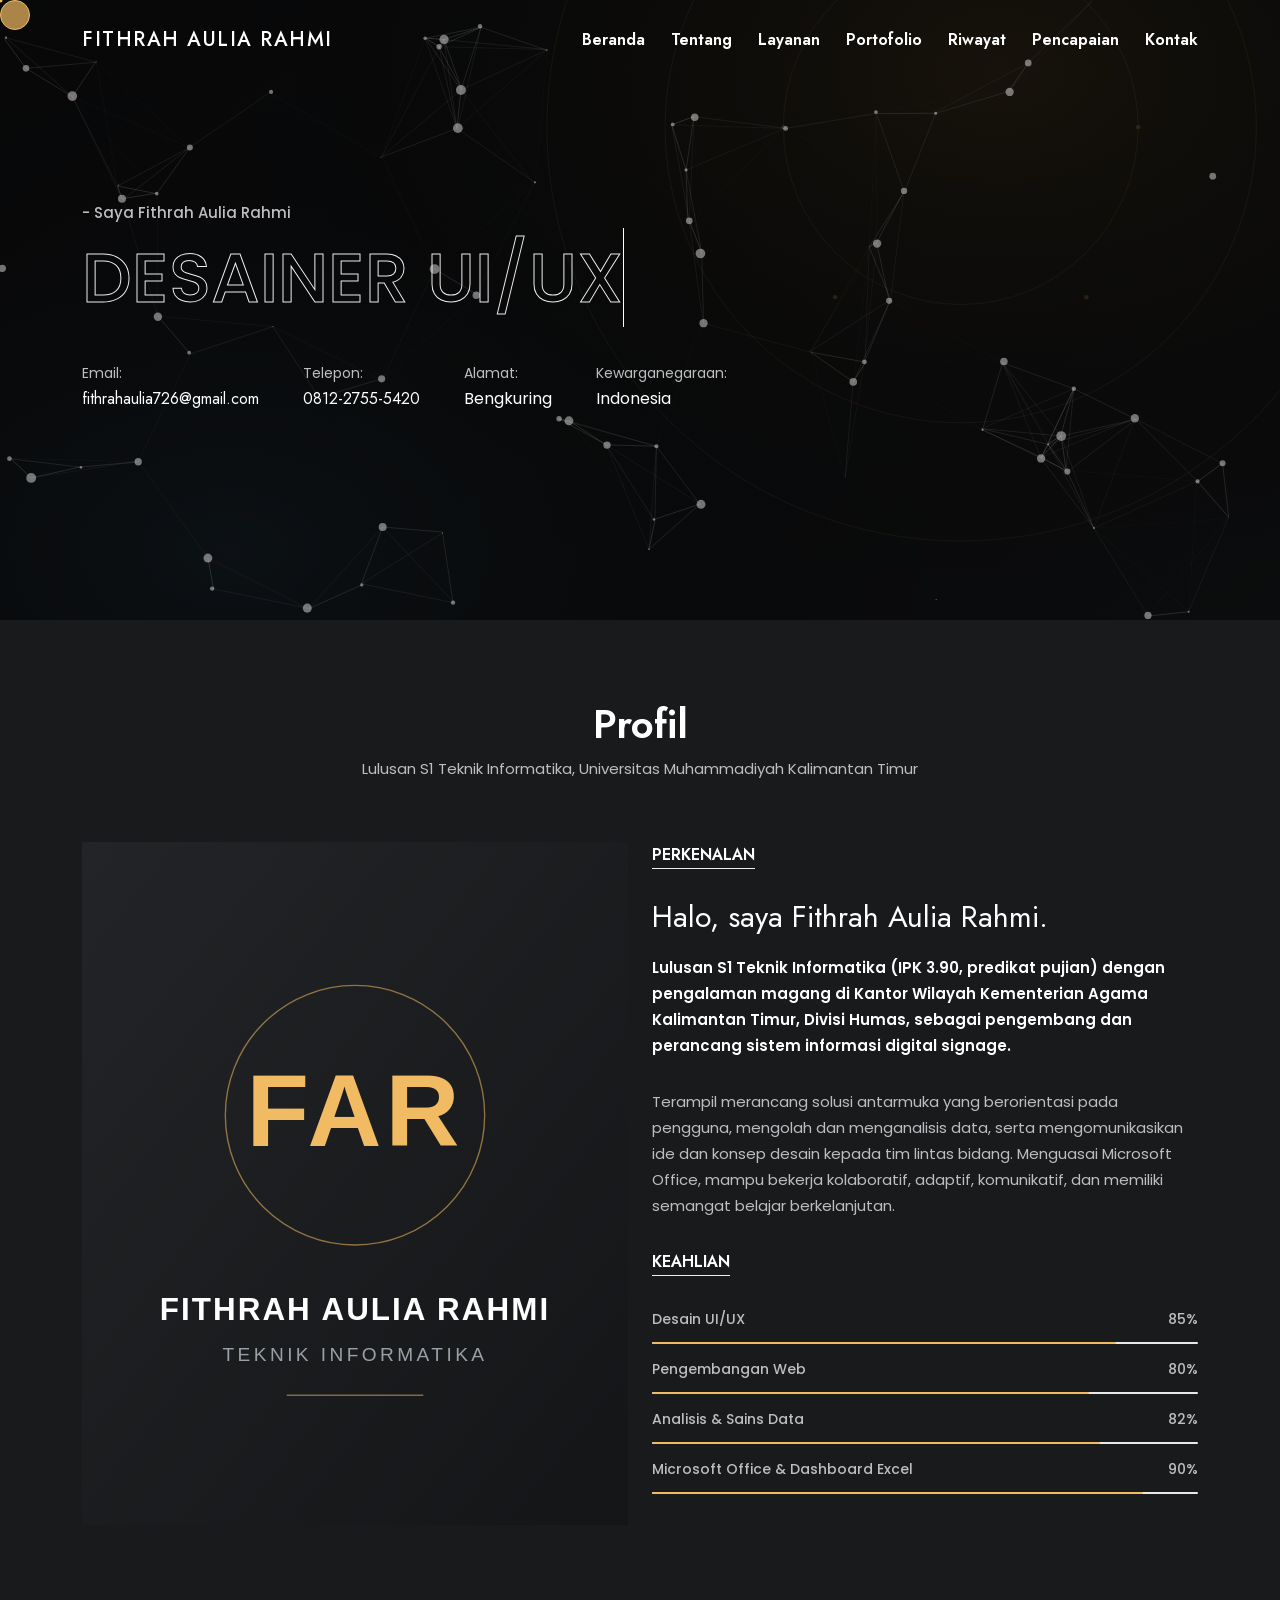
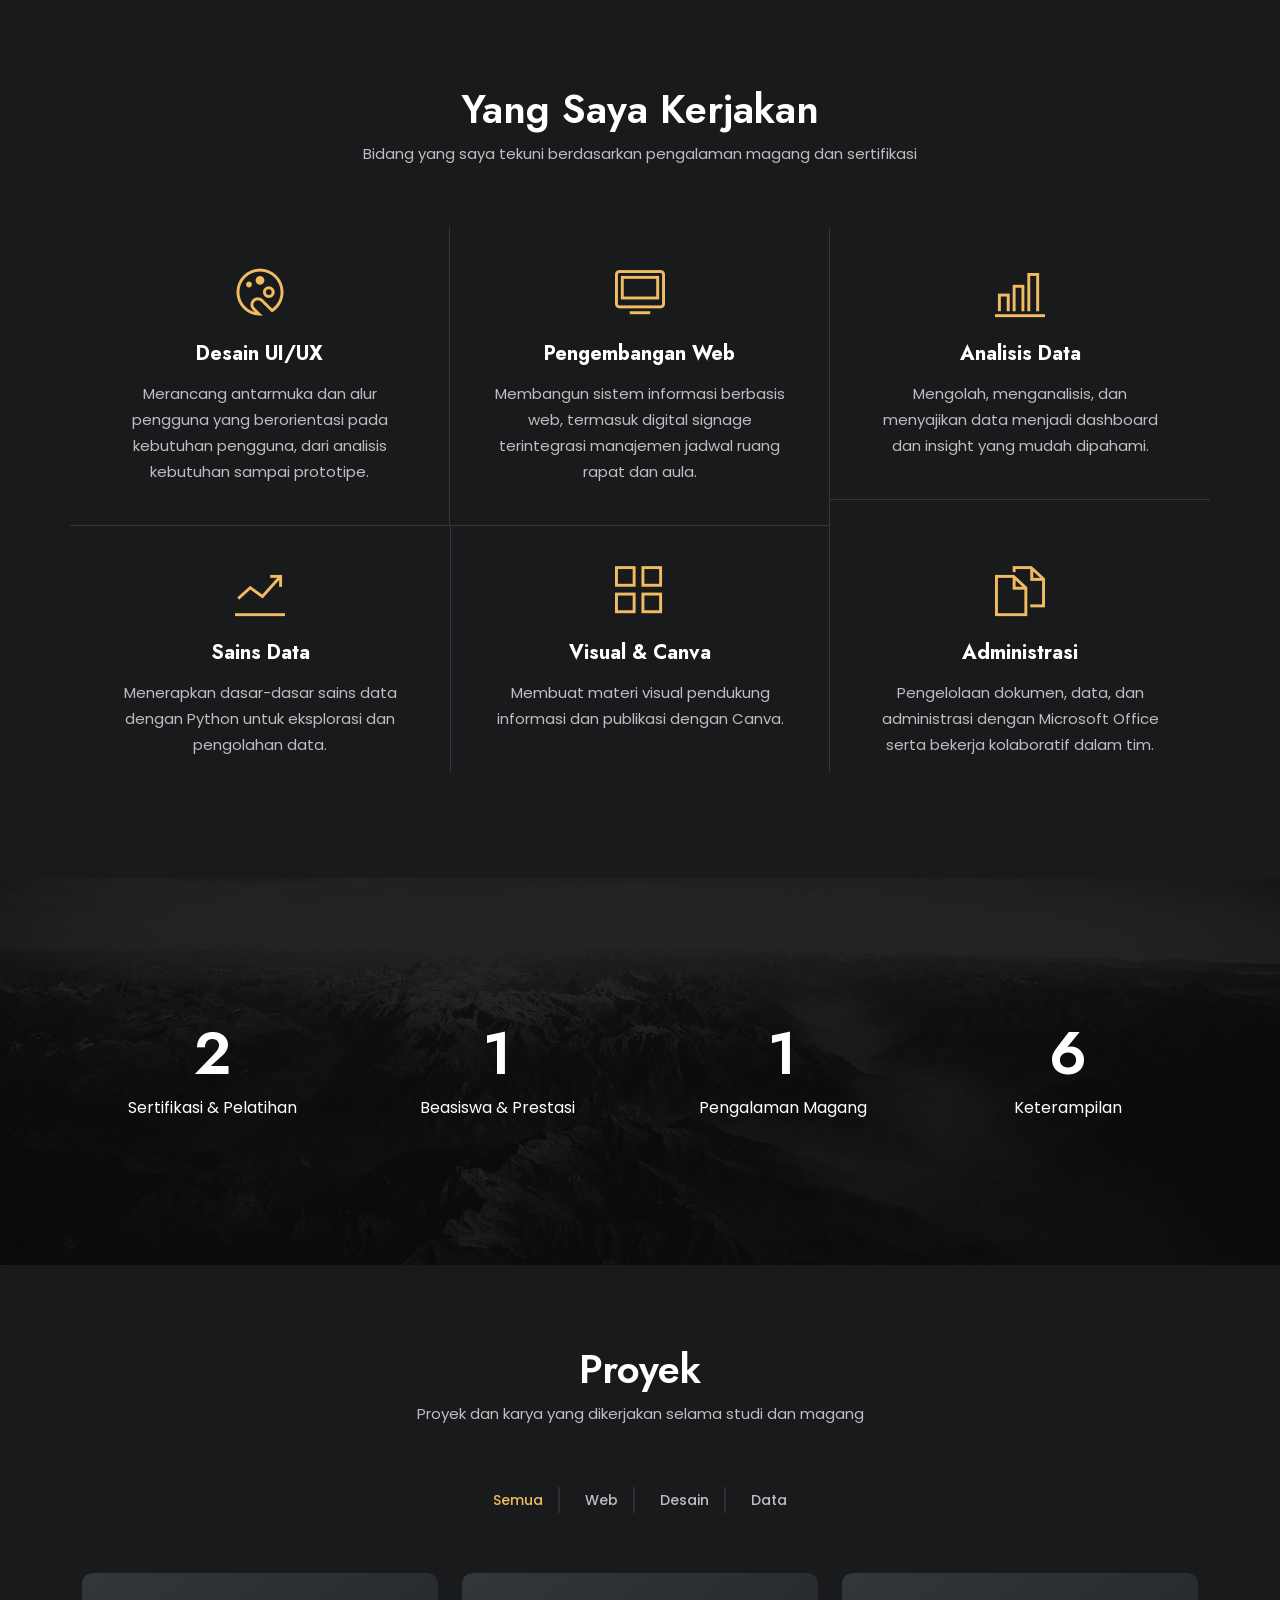
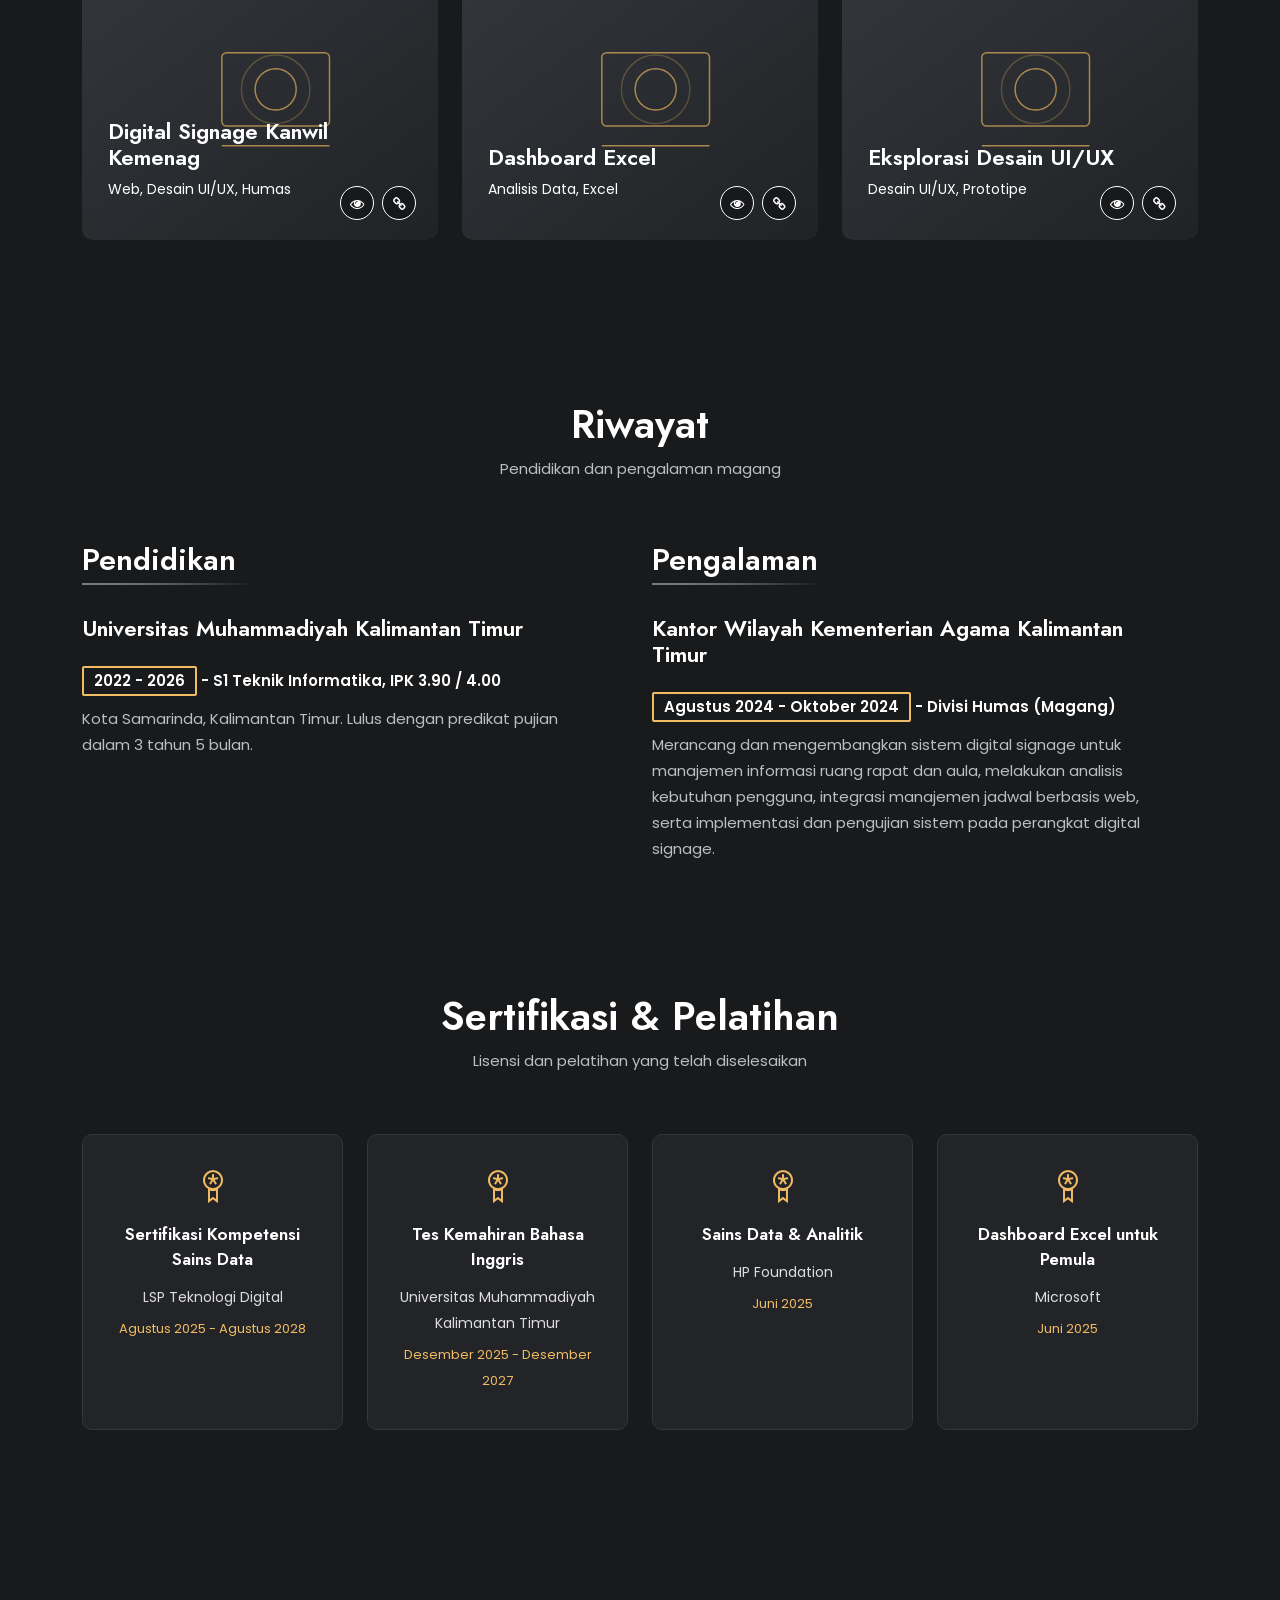
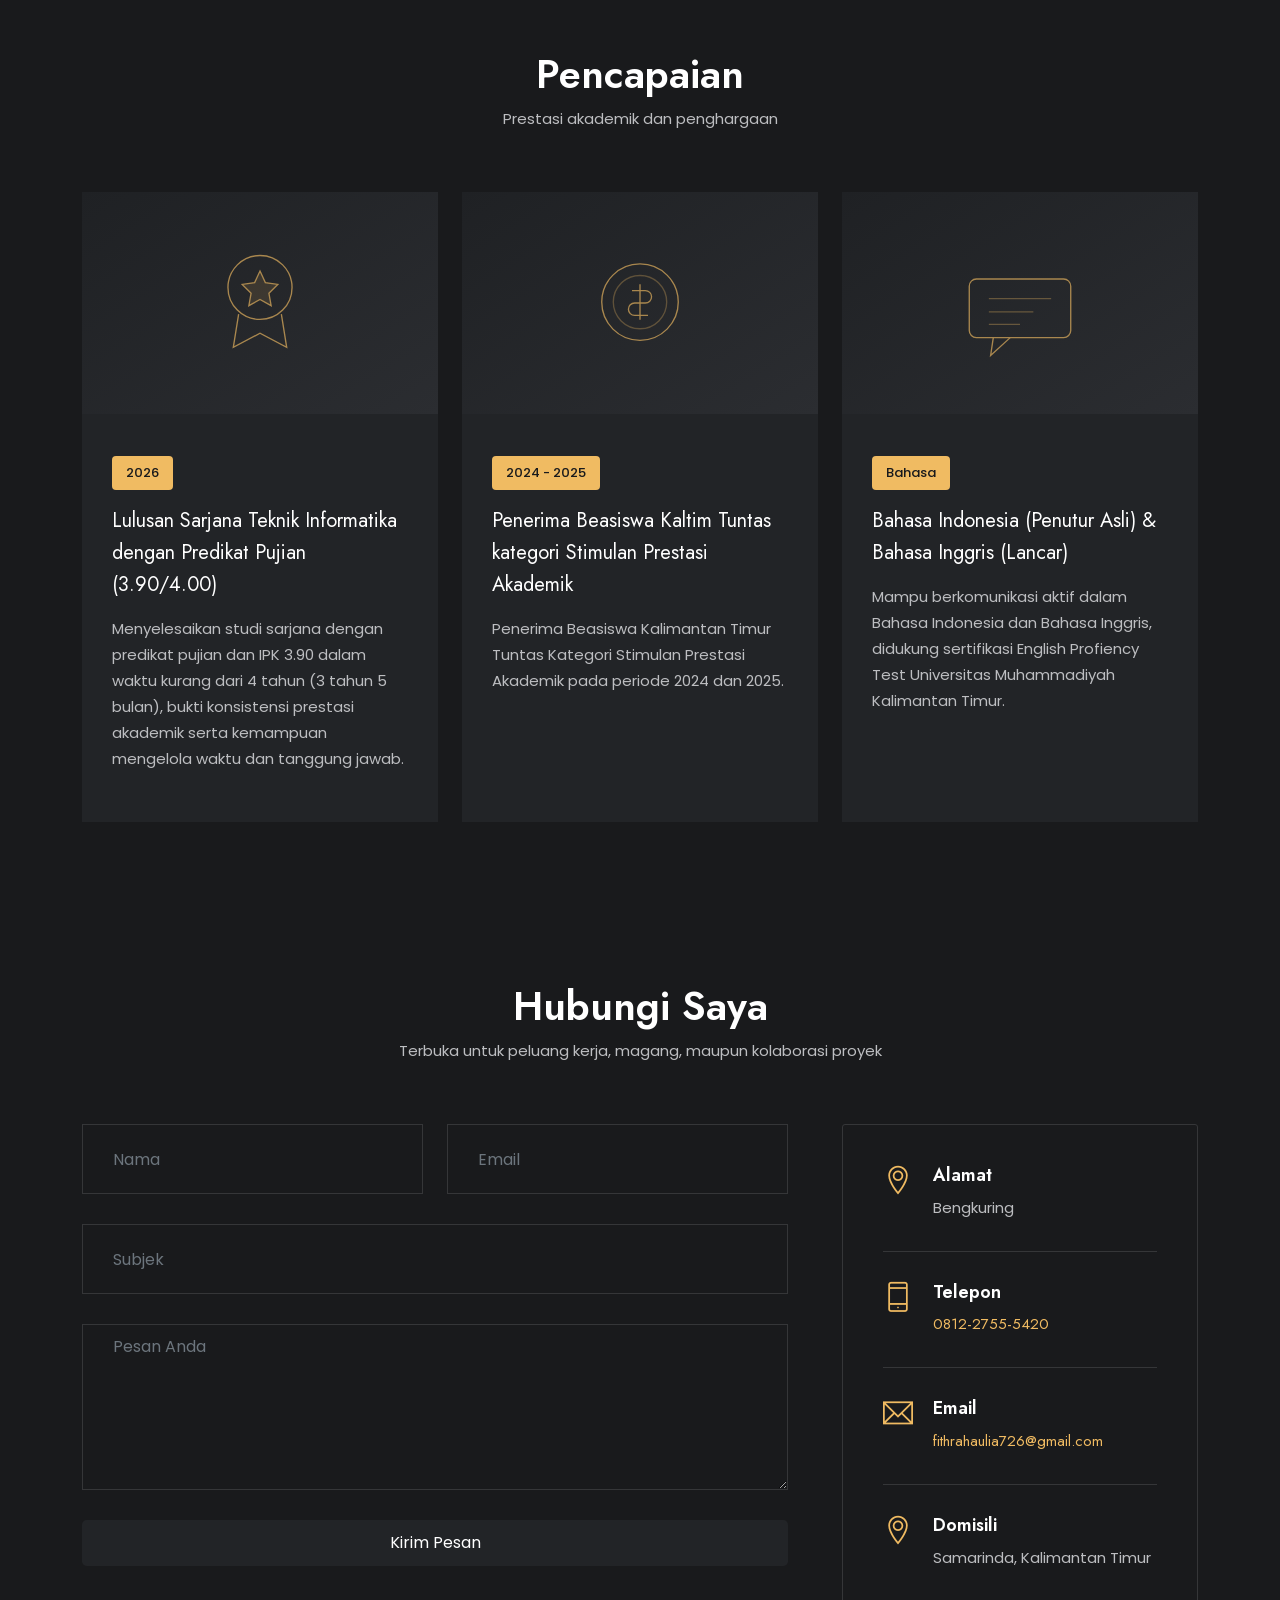
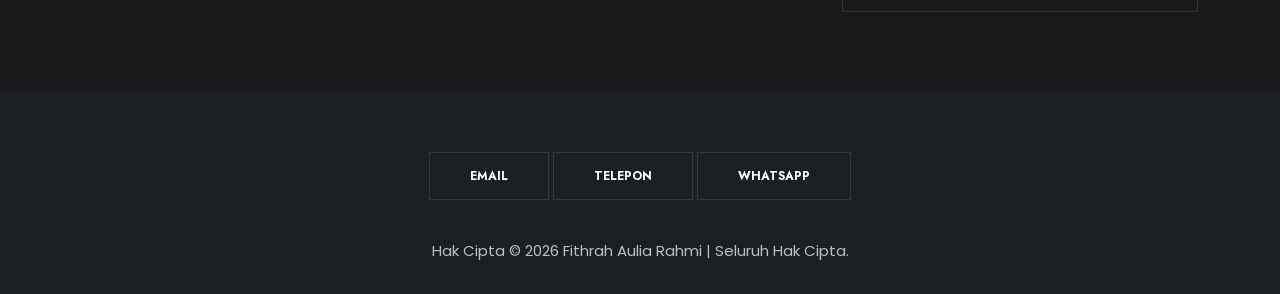
<file: index.html>
<!DOCTYPE html>
<html lang="en">
	<head>
		<!-- Meta -->
		<meta charset="utf-8">
		<meta http-equiv="X-UA-Compatible" content="IE=edge">
		<meta name="viewport" content="width=device-width, initial-scale=1"> 
		<!-- The above 3 meta tags *must* come first in the head; any other head content must come *after* these tags -->
		<meta name="description" content="Portofolio Fithrah Aulia Rahmi - Lulusan Teknik Informatika, Desain UI/UX, Sains Data, dan Pengembangan Web.">
		<meta name="keywords" content="fithrah aulia rahmi, portofolio, ui ux, data science, web development, digital signage, samarinda">
		<meta name="author" content="Fithrah Aulia Rahmi">
		<!-- SITE TITLE -->
		<title>Fithrah Aulia Rahmi - Portfolio</title>
		<!-- Latest Bootstrap min CSS -->
		<link rel="stylesheet" href="assets/bootstrap/css/bootstrap.min.css">
		<!-- Self-hosted fonts (Poppins, Jost) -->
		<link rel="stylesheet" href="assets/css/fonts.css">		
		<!-- Google Font -->
		<!-- Font Awesome CSS -->
		<link rel="stylesheet" href="assets/fonts/font-awesome.min.css">
		<link rel="stylesheet" href="assets/fonts/themify-icons.css">
		<link rel="stylesheet" href="assets/css/materialdesignicons-min.css">
		<!--- owl carousel Css-->
		<link rel="stylesheet" href="assets/owlcarousel/css/owl.carousel.css">
		<link rel="stylesheet" href="assets/owlcarousel/css/owl.theme.css">					
		<!-- venobox CSS -->		
		<link rel="stylesheet" href="assets/css/venobox.css">	
		<!-- animate CSS -->
		<link rel="stylesheet" href="assets/css/animate.css">			
		<!-- Style CSS -->
		<link rel="stylesheet" href="assets/css/magic-mouse.css" />							
		<link rel="stylesheet" href="assets/css/style.css" />				
</head>
<body>

	<!-- START PRELOADER -->
	<div class="preloader">
		<div class="spinner">
			<div class="double-bounce1"></div>
			<div class="double-bounce2"></div>
		</div>
	</div>
	<!-- END PRELOADER -->
	
	<!-- START NAVBAR -->
	<nav id="navbar" class="navbar navbar-expand-lg fixed-top navbar-custom navbar-light sticky">
		<div class="container">
			<a class="navbar-brand" href="index.html">Fithrah Aulia Rahmi</a>
			<button class="navbar-toggler" type="button" data-bs-toggle="collapse" data-bs-target="#navbarCollapse" aria-controls="navbarCollapse" aria-expanded="false" aria-label="Toggle navigation">
				<span class="mdi mdi-menu"></span>
			</button><!--END BUTTON-->
			<div class="collapse navbar-collapse" id="navbarCollapse">
				<ul id="navbar-navlist" class="navbar-nav ms-auto">
					<li class="nav-item"><a class="nav-link active" href="index.html#home">Beranda</a></li>
					<li class="nav-item"><a class="nav-link" href="index.html#about">Tentang</a></li>
					<li class="nav-item"> <a class="nav-link" href="index.html#service">Layanan</a></li>
					<li class="nav-item"><a class="nav-link" href="index.html#portfolio">Portofolio</a></li>
					<li class="nav-item"><a class="nav-link" href="index.html#resume">Riwayat</a></li>
					<li class="nav-item"><a class="nav-link" href="index.html#blog">Pencapaian</a></li>
					<li class="nav-item"><a class="nav-link" href="index.html#contact">Kontak</a></li>
				</ul><!--END NAVBAR NAV-->
			</div><!--END COLLAPSE-->
		</div><!--END CONTAINER -->
	</nav>
	<!-- END NAVBAR-->	
											
	<!-- START HOME -->
	<section data-stellar-background-ratio="0.3"  id="home" class="home_bg" style="background-image: url(assets/img/bg-portfolio.svg);  background-size:cover; background-position: center center;">
	<div id="particles-js"></div>	
		<div class="container">
			<div class="row">
				<div class="col-lg-8 col-sm-12 col-xs-12">	
					<div class="about_me_content">
						<span> - Saya Fithrah Aulia Rahmi</span>
						<h1 class="typewrite" data-period="2000" data-type='[ "DESAINER UI/UX", "ANALIS DATA", "PENGEMBANG WEB"]'>
						<span class="wrap"></span></h1>	
					</div>
					<div class="basic-info">
						<div class="single-basic-info">
							<p>Email: <br /><span><a href="mailto:fithrahaulia726@gmail.com">fithrahaulia726@gmail.com</a></span></p>
						</div>
						<div class="single-basic-info">
							<p>Telepon: <br /><span><a href="tel:+6281227555420">0812-2755-5420</a></span></p>
						</div>
						<div class="single-basic-info">
							<p>Alamat: <br /><span>Bengkuring</span></p>
						</div>
						<div class="single-basic-info">
							<p>Kewarganegaraan: <br /><span>Indonesia</span></p>
						</div>				
					</div>
				</div><!-- END COL-->  
			</div><!--- END ROW -->			
		</div><!--- END CONTAINER -->
	</section>
	<!-- END  HOME -->
	
	<!-- START ABOUT -->
	<section id="about" class="about_area section-padding">
		<div class="container">
			<div class="section-title text-center">
				<h1>Profil</h1>
				<p>Lulusan S1 Teknik Informatika, Universitas Muhammadiyah Kalimantan Timur</p>
			</div>			
			<div class="row">					
				<div class="col-lg-6 col-sm-12 col-xs-12 wow fadeInUp" data-wow-duration="1s" data-wow-delay="0.1s" data-wow-offset="0">					
					<div class="about_img">
						<img src="assets/img/profile-placeholder.svg" class="img-fluid" alt="Monogram Fithrah Aulia Rahmi" />
					</div>
				</div><!-- / END COL -->		
				<div class="col-lg-6 col-sm-12 col-xs-12 wow fadeInUp" data-wow-duration="1s" data-wow-delay="0.2s" data-wow-offset="0">	
					<div class="about_info">
						<h4>Perkenalan</h4>
						<h3>Halo, saya Fithrah Aulia Rahmi.</h3>
						<p><strong>Lulusan S1 Teknik Informatika (IPK 3.90, predikat pujian) dengan pengalaman magang di Kantor Wilayah Kementerian Agama Kalimantan Timur, Divisi Humas, sebagai pengembang dan perancang sistem informasi digital signage.</strong></p>
						<p>Terampil merancang solusi antarmuka yang berorientasi pada pengguna, mengolah dan menganalisis data, serta mengomunikasikan ide dan konsep desain kepada tim lintas bidang. Menguasai Microsoft Office, mampu bekerja kolaboratif, adaptif, komunikatif, dan memiliki semangat belajar berkelanjutan.</p>
					</div>					
					<div class="skills_info">
						<h4>Keahlian</h4>
						<div class="progress-bar-linear">
							<p class="progress-bar-text">Desain UI/UX 
								<span>85%</span>
							</p>
							<div class="progress-bar">
								<span data-percent="85"></span>
							</div>
						</div>
						<div class="progress-bar-linear">
							<p class="progress-bar-text">Pengembangan Web
								<span>80%</span>
							</p>
							<div class="progress-bar">
								<span data-percent="80"></span>
							</div>
						</div>
						<div class="progress-bar-linear">
							<p class="progress-bar-text">Analisis &amp; Sains Data
								<span>82%</span>
							</p>
							<div class="progress-bar">
								<span data-percent="82"></span>
							</div>
						</div>
						<div class="progress-bar-linear">
							<p class="progress-bar-text">Microsoft Office &amp; Dashboard Excel
								<span>90%</span>
							</p>
							<div class="progress-bar">
								<span data-percent="90"></span>
							</div>
						</div>
					</div>
				</div><!-- / END COL -->
			</div><!-- / END ROW -->
		</div><!-- END CONTAINER  -->
	</section>	
	<!-- END ABOUT -->
	
	<!-- START SERVICE -->
	<section id="service" class="service_area section-padding">
	   <div class="container">
			<div class="section-title text-center">
				<h1>Yang Saya Kerjakan</h1>
				<p>Bidang yang saya tekuni berdasarkan pengalaman magang dan sertifikasi</p>
			</div>
			<div class="row text-center">
				<div class="col-lg-4 col-sm-6 col-xs-12 no-padding wow fadeInUp" data-wow-duration="1s" data-wow-delay="0.1s" data-wow-offset="0">
					<div class="serviceBox sbbr">
						<div class="service-icon"><span class="ti-palette"></span></div>
						<h3 class="title">Desain UI/UX</h3>
						<p class="description">Merancang antarmuka dan alur pengguna yang berorientasi pada kebutuhan pengguna, dari analisis kebutuhan sampai prototipe.</p>
					</div>
				</div><!-- END COL -->
				<div class="col-lg-4 col-sm-6 col-xs-12 no-padding wow fadeInUp" data-wow-duration="1s" data-wow-delay="0.2s" data-wow-offset="0">
					<div class="serviceBox sbbr">
						<div class="service-icon"><span class="ti-desktop"></span></div>
						<h3 class="title">Pengembangan Web</h3>
						<p class="description">Membangun sistem informasi berbasis web, termasuk digital signage terintegrasi manajemen jadwal ruang rapat dan aula.</p>
					</div>
				</div><!-- END COL -->
				<div class="col-lg-4 col-sm-6 col-xs-12 no-padding wow fadeInUp" data-wow-duration="1s" data-wow-delay="0.3s" data-wow-offset="0">
					<div class="serviceBox sbbr sbbrnone">
						<div class="service-icon"><span class="ti-bar-chart"></span></div>
						<h3 class="title">Analisis Data</h3>
						<p class="description">Mengolah, menganalisis, dan menyajikan data menjadi dashboard dan insight yang mudah dipahami.</p>
					</div>
				</div><!-- END COL -->
				<div class="col-lg-4 col-sm-6 col-xs-12 no-padding wow fadeInUp" data-wow-duration="1s" data-wow-delay="0.4s" data-wow-offset="0">
					<div class="serviceBox">
						<div class="service-icon"><span class="ti-stats-up"></span></div>
						<h3 class="title">Sains Data</h3>
						<p class="description">Menerapkan dasar-dasar sains data dengan Python untuk eksplorasi dan pengolahan data.</p>
					</div>
				</div><!-- END COL -->
				<div class="col-lg-4 col-sm-6 col-xs-12 no-padding wow fadeInUp" data-wow-duration="1s" data-wow-delay="0.5s" data-wow-offset="0">
					<div class="serviceBox sblr">
						<div class="service-icon"><span class="ti-layout-grid2"></span></div>
						<h3 class="title">Visual &amp; Canva</h3>
						<p class="description">Membuat materi visual pendukung informasi dan publikasi dengan Canva.</p>
					</div>
				</div><!-- END COL -->
				<div class="col-lg-4 col-sm-6 col-xs-12 no-padding wow fadeInUp" data-wow-duration="1s" data-wow-delay="0.6s" data-wow-offset="0">
					<div class="serviceBox">
						<div class="service-icon"><span class="ti-files"></span></div>
						<h3 class="title">Administrasi</h3>
						<p class="description">Pengelolaan dokumen, data, dan administrasi dengan Microsoft Office serta bekerja kolaboratif dalam tim.</p>
					</div>
				</div><!-- END COL -->
			</div><!-- END ROW -->
		</div><!-- END CONTAINER -->
	</section>
	<!-- END SERVICE -->	

	<!-- START FUNFACT -->
	<section data-stellar-background-ratio="0.3" id="funfact" class="funfact_area counter_feature section-padding" style="background-image: url(assets/img/counter-bg.jpg);  background-size:cover; background-position: center center;">
		<div class="container">
			<div class="row text-center">
				<div class="col-lg-3 col-sm-6 col-xs-12 no-padding wow fadeInUp" data-wow-duration="1s" data-wow-delay="0.1s" data-wow-offset="0">
					<div class="sp sp-one">
						<h2 class="counter-num">4</h2>
						<h3>Sertifikasi &amp; Pelatihan</h3>
					</div>
				</div><!-- END COL-->
				<div class="col-lg-3 col-sm-6 col-xs-12 no-padding wow fadeInUp" data-wow-duration="1s" data-wow-delay="0.2s" data-wow-offset="0">
					<div class="sp sp-two">
						<h2 class="counter-num">2</h2>
						<h3>Beasiswa &amp; Prestasi</h3>
					</div>
				</div><!-- END COL -->
				<div class="col-lg-3 col-sm-6 col-xs-12 no-padding wow fadeInUp" data-wow-duration="1s" data-wow-delay="0.3s" data-wow-offset="0">
					<div class="sp sp-three">
						<h2 class="counter-num">1</h2>
						<h3>Pengalaman Magang</h3>
					</div>
				</div><!-- END COL -->
				<div class="col-lg-3 col-sm-6 col-xs-12 no-padding wow fadeInUp" data-wow-duration="1s" data-wow-delay="0.4s" data-wow-offset="0">
					<div class="sp sp-four">
						<h2 class="counter-num">12</h2>
						<h3>Keterampilan</h3>
					</div>
				</div><!-- END COL -->
			</div><!-- END ROW  -->
		</div><!-- END CONTAINER  -->
	</section>
	<!-- END FUNFACT -->
	
	<!-- START PORTFOLIOS -->
	<section id="portfolio" class="portfolio_area section-padding">
		<div class="container">
			<div class="section-title text-center">
				<h1>Proyek</h1>
				<p>Proyek dan karya yang dikerjakan selama studi dan magang</p>
			</div>
			<div class="row portfolio_item">
				<div class="col-lg-12 text-center">
					<div class="portfolio_filter">
						<ul>
							<li class="active filter" data-filter="all">Semua</li>
							<li class="filter" data-filter=".web">Web</li>
							<li class="filter" data-filter=".design">Desain</li>
							<li class="filter" data-filter=".data">Data</li>
						</ul>
					</div>
				</div><!--END COL -->
				<div class="col-xs-12 col-sm-6 col-lg-4 mix web design">
					<div class="box">
						<img src="assets/img/portfolio/ph-1.svg" alt="Ilustrasi proyek Digital Signage Kanwil Kemenag Kalimantan Timur">
						<div class="box-content">
							<h3 class="title">Digital Signage Kanwil Kemenag</h3>
							<span class="post">Web, Desain UI/UX, Humas</span>
						</div>
						<ul class="icon">
							<li><a href="assets/img/portfolio/ph-1.svg" class="port-icon lightbox" data-gall="gall-work"><i class="fa fa-eye"></i></a></li>
							<li><a href="single_project_dark.html" target="_blank"><i class="fa fa-link"></i></a></li>
						</ul>
					</div>
				</div><!--- END COL -->
				<div class="col-xs-12 col-sm-6 col-lg-4 mix data">
					<div class="box">
						<img src="assets/img/portfolio/ph-2.svg" alt="Ilustrasi proyek Dashboard Excel">
						<div class="box-content">
							<h3 class="title">Dashboard Excel</h3>
							<span class="post">Analisis Data, Excel</span>
						</div>
						<ul class="icon">
							<li><a href="assets/img/portfolio/ph-2.svg" class="port-icon lightbox" data-gall="gall-work"><i class="fa fa-eye"></i></a></li>
							<li><a href="single_project_dark.html" target="_blank"><i class="fa fa-link"></i></a></li>
						</ul>
					</div>
				</div><!--- END COL -->
				<div class="col-xs-12 col-sm-6 col-lg-4 mix design">
					<div class="box">
						<img src="assets/img/portfolio/ph-3.svg" alt="Ilustrasi eksplorasi desain UI/UX">
						<div class="box-content">
							<h3 class="title">Eksplorasi Desain UI/UX</h3>
							<span class="post">Desain UI/UX, Prototipe</span>
						</div>
						<ul class="icon">
							<li><a href="assets/img/portfolio/ph-3.svg" class="port-icon lightbox" data-gall="gall-work"><i class="fa fa-eye"></i></a></li>
							<li><a href="single_project_dark.html" target="_blank"><i class="fa fa-link"></i></a></li>
						</ul>
					</div>
				</div><!--- END COL -->
			</div><!-- / END ROW -->
		</div><!-- END CONTAINER  -->
	</section>
	<!-- END PORTFOLIOS -->	
		
	<!-- START RESUME -->
	<section id="resume" class="resume_area section-padding">
		<div class="container">
			<div class="section-title text-center">
				<h1>Riwayat</h1>
				<p>Pendidikan dan pengalaman magang</p>
			</div>
			<div class="row">
				<div class="col-lg-6 col-sm-12 col-xs-12 wow fadeInUp" data-wow-duration="1s" data-wow-delay="0.2s" data-wow-offset="0">
					<h4 class="timeline_title">Pendidikan</h4>
					<div class="single_timeline">
						<h4>Universitas Muhammadiyah Kalimantan Timur</h4>
						<span class="active_year">2022 - 2026</span>
						<span class="active_company">- S1 Teknik Informatika, IPK 3.90 / 4.00</span>
						<p>Kota Samarinda, Kalimantan Timur. Lulus dengan predikat pujian dalam 3 tahun 5 bulan.</p>
					</div>
				</div><!--END COL -->
				<div class="col-lg-6 col-sm-12 col-xs-12 wow fadeInUp" data-wow-duration="1s" data-wow-delay="0.3s" data-wow-offset="0">
				<h4 class="timeline_title">Pengalaman</h4>
					<div class="single_timeline single_timeline_mbnone">
						<h4>Kantor Wilayah Kementerian Agama Kalimantan Timur</h4>
						<span class="active_year">Agustus 2024 - Oktober 2024</span>
						<span class="active_company">- Divisi Humas (Magang)</span>
						<p>Merancang dan mengembangkan sistem digital signage untuk manajemen informasi ruang rapat dan aula, melakukan analisis kebutuhan pengguna, integrasi manajemen jadwal berbasis web, serta implementasi dan pengujian sistem pada perangkat digital signage.</p>
					</div>
				</div><!--END COL -->
			</div><!-- / END ROW -->
		</div><!-- END CONTAINER  -->
	</section>
	<!-- END RESUME -->		
	
	<!-- START TEAM -->
	<section id="team" class="our_team section-padding">
	   <div class="container">
			<div class="section-title text-center">
				<h1>Sertifikasi &amp; Pelatihan</h1>
				<p>Lisensi dan pelatihan yang telah diselesaikan</p>
			</div>
			<div class="row">
				<div class="col-lg-3 col-sm-6 col-xs-12 wow fadeInUp" data-wow-duration="1s" data-wow-delay="0.1s" data-wow-offset="0">
					<div class="cert-card">
						<div class="cert-icon"><span class="ti-medall"></span></div>
						<h3>Sertifikasi Kompetensi Sains Data</h3>
						<p class="cert-org">LSP Teknologi Digital</p>
						<p class="cert-period">Agustus 2025 - Agustus 2028</p>
					</div>
				</div><!-- END COL -->
				<div class="col-lg-3 col-sm-6 col-xs-12 wow fadeInUp" data-wow-duration="1s" data-wow-delay="0.2s" data-wow-offset="0">
					<div class="cert-card">
						<div class="cert-icon"><span class="ti-medall"></span></div>
						<h3>Tes Kemahiran Bahasa Inggris</h3>
						<p class="cert-org">Universitas Muhammadiyah Kalimantan Timur</p>
						<p class="cert-period">Desember 2025 - Desember 2027</p>
					</div>
				</div><!-- END COL -->
				<div class="col-lg-3 col-sm-6 col-xs-12 wow fadeInUp" data-wow-duration="1s" data-wow-delay="0.3s" data-wow-offset="0">
					<div class="cert-card">
						<div class="cert-icon"><span class="ti-medall"></span></div>
						<h3>Sains Data &amp; Analitik</h3>
						<p class="cert-org">HP Foundation</p>
						<p class="cert-period">Juni 2025</p>
					</div>
				</div><!-- END COL -->
				<div class="col-lg-3 col-sm-6 col-xs-12 wow fadeInUp" data-wow-duration="1s" data-wow-delay="0.4s" data-wow-offset="0">
					<div class="cert-card">
						<div class="cert-icon"><span class="ti-medall"></span></div>
						<h3>Dashboard Excel untuk Pemula</h3>
						<p class="cert-org">Microsoft</p>
						<p class="cert-period">Juni 2025</p>
					</div>
				</div><!-- END COL -->
			</div><!-- END ROW -->
		</div><!-- END CONTAINER -->
	</section>
	<!-- END TEAM -->	

	<!-- START BLOG (Pencapaian) -->
	<section id="blog" class="blog_area section-padding">
		<div class="container">
			<div class="section-title text-center">
				<h1>Pencapaian</h1>
				<p>Prestasi akademik dan penghargaan</p>
			</div>
			<div class="row">
				<div class="col-lg-4 col-sm-4 col-xs-12 wow fadeInUp" data-wow-duration="1s" data-wow-delay="0.1s" data-wow-offset="0">
					<div class="single_blog">
						<div class="blog-img">
							<img src="assets/img/blog/ach-c.svg" class="img-fluid" alt="Ilustrasi pencapaian predikat Dengan Pujian IPK 3.90" />
						</div>
						<div class="blog_content">
							<span class="ach-tag">2026</span>
							<h2>Lulusan Sarjana Teknik Informatika dengan Predikat Pujian (3.90/4.00)</h2>
							<p>Menyelesaikan studi sarjana dengan predikat pujian dan IPK 3.90 dalam waktu kurang dari 4 tahun (3 tahun 5 bulan), bukti konsistensi prestasi akademik serta kemampuan mengelola waktu dan tanggung jawab.</p>
						</div>
					</div>
				</div><!-- END COL-->
				<div class="col-lg-4 col-sm-4 col-xs-12 wow fadeInUp" data-wow-duration="1s" data-wow-delay="0.2s" data-wow-offset="0">
					<div class="single_blog">
						<div class="blog-img">
							<img src="assets/img/blog/ach-b.svg" class="img-fluid" alt="Ilustrasi Beasiswa Kaltim Tuntas" />
						</div>
						<div class="blog_content">
							<span class="ach-tag">2024 - 2025</span>
							<h2>Penerima Beasiswa Kaltim Tuntas kategori Stimulan Prestasi Akademik</h2>
							<p>Penerima Beasiswa Kalimantan Timur Tuntas Kategori Stimulan Prestasi Akademik pada periode 2024 dan 2025.</p>
						</div>
					</div>
				</div><!-- END COL-->
				<div class="col-lg-4 col-sm-4 col-xs-12 wow fadeInUp" data-wow-duration="1s" data-wow-delay="0.3s" data-wow-offset="0">
					<div class="single_blog">
						<div class="blog-img">
							<img src="assets/img/blog/ach-l.svg" class="img-fluid" alt="Ilustrasi kemampuan bahasa" />
						</div>
						<div class="blog_content">
							<span class="ach-tag">Bahasa</span>
							<h2>Bahasa Indonesia (Penutur Asli) &amp; Bahasa Inggris (Lancar)</h2>
							<p>Mampu berkomunikasi aktif dalam Bahasa Indonesia dan Bahasa Inggris, didukung sertifikasi English Profiency Test Universitas Muhammadiyah Kalimantan Timur.</p>
						</div>
					</div>
				</div><!-- END COL-->
			</div><!-- / END ROW -->
		</div><!-- END CONTAINER  -->
	</section>
	<!-- END BLOG -->
	
	<!-- START CONTACT -->
	<section id="contact" class="contact_us section-padding">
		<div class="container">
		<div class="section-title text-center">
			<h1>Hubungi Saya</h1>
			<p>Terbuka untuk peluang kerja, magang, maupun kolaborasi proyek</p>
		</div>				
			<div class="row">
				<div class="col-lg-8 col-sm-12 col-xs-12 wow fadeInUp" data-wow-duration="1s" data-wow-delay="0.2s" data-wow-offset="0">
					<div class="contact">
						<form class="form" name="enq" method="post" action="contact.php">
							<div class="row">
								<div class="form-group col-md-6">
									<input type="text" name="name" class="form-control" placeholder="Nama" required="required">
								</div>
								<div class="form-group col-md-6">
									<input type="email" name="email" class="form-control" placeholder="Email" required="required">
								</div>
								<div class="form-group col-md-12">
									<input type="text" name="subject" class="form-control" placeholder="Subjek" required="required">
								</div>
								<div class="form-group col-md-12">
									<textarea rows="6" name="message" class="form-control" placeholder="Pesan Anda" required="required"></textarea>
								</div>
								<div class="col-md-12 text-center">
									<button type="submit" value="Send message" name="submit" id="submitButton" class="btn btn-lg contact_btn" title="Kirim Pesan!">Kirim Pesan</button>
								</div>
							</div>
						</form>
					</div>
				</div><!-- END COL  -->	
				<div class="col-lg-4 col-sm-12 col-xs-12 wow fadeInUp" data-wow-duration="1s" data-wow-delay="0.3s" data-wow-offset="0">	
					<div class="address_bg">
						<div class="single_address">
							<div class="address_br"><span class="ti-location-pin"></span></div>
							<h4>Alamat</h4>
							<p>Bengkuring</p>
						</div>							
						<div class="single_address">
							<div class="address_br"><span class="ti-mobile"></span></div>
							<h4>Telepon</h4>
							<p><a href="tel:+6281227555420">0812-2755-5420</a></p>
						</div>	
						<div class="single_address">
							<div class="address_br"><span class="ti-email"></span></div>
							<h4>Email</h4>
							<p><a href="mailto:fithrahaulia726@gmail.com">fithrahaulia726@gmail.com</a></p>
						</div>
						<div class="single_address">
							<div class="address_br"><span class="ti-location-pin"></span></div>
							<h4>Domisili</h4>
							<p>Samarinda, Kalimantan Timur</p>
						</div>
					</div>
				</div><!-- END COL  -->					
			</div><!-- END ROW -->
		</div><!-- END CONTAINER -->
	</section>
	<!-- END CONTACT -->		

	

	<!-- START FOOTER -->
	<div class="footer">
		<div class="container">
			<div class="row">					
				<div class="col-md-12 col-sm-12 col-xs-12 text-center wow fadeInDown" data-wow-duration="1s" data-wow-delay="0.1s" data-wow-offset="0">
					<div class="single_footer">
						<div class="footer_social_profile">
							<ul>
								<li><a href="mailto:fithrahaulia726@gmail.com">Email</a></li>
								<li><a href="tel:+6281227555420">Telepon</a></li>
								<li><a href="https://wa.me/6281227555420" target="_blank" rel="noopener">WhatsApp</a></li>
							</ul>
						</div><!--- END SOCIAL PROFILE -->		
						<p class="copyright">Hak Cipta &copy; 2026 Fithrah Aulia Rahmi | Seluruh Hak Cipta.</p>
					</div>
				</div><!--- END COL -->				
			</div><!--- END ROW -->				
		</div><!--- END CONTAINER -->
	</div>
	<!-- END FOOTER -->			
		
	<!-- Latest jQuery -->
		<script src="assets/js/jquery-1.12.4.min.js"></script>
	<!-- Latest compiled and minified Bootstrap -->
		<script src="assets/bootstrap/js/bootstrap.min.js"></script>			
	<!-- owl-carousel min js  -->
		<script src="assets/owlcarousel/js/owl.carousel.min.js"></script>
	<!-- countTo js -->
		<script src="assets/js/jquery.inview.min.js"></script>		
	<!-- jquery appear js -->
		<script src="assets/js/jquery.appear.js"></script>	
	<!-- jquery mixitup min js -->
		<script src="assets/js/jquery.mixitup.js"></script>			
	<!-- jquery venobox min js -->
		<script src="assets/js/venobox.min.js"></script>	
	<!-- stellar js -->
		<script src="assets/js/jquery.stellar.min.js"></script>			
	<!-- particles -->
		<script src="assets/js/particles.min.js"></script>
		<script src="assets/js/app.js"></script>			
	<!-- jquery animated-text js -->	
		<script src="assets/js/animated-text.js"></script>		
		<script src="assets/js/animated-text-dark.js"></script>	
	<!-- WOW - Reveal Animations When You Scroll -->
		<script src="assets/js/wow.min.js"></script>		
	<!-- scrolltopcontrol js -->																				
		<script src="assets/js/scrolltopcontrol.js"></script>			
	<!-- scripts js -->	
		<script src="assets/js/magic_mouse.js"></script>
		<script src="assets/js/scripts.js"></script>
		<script type="text/javascript">
			if (window.matchMedia('(pointer: fine)').matches) {
				magicMouse({
				  "cursorOuter": "circle-basic",
				  "hoverEffect": "circle-move",
				  "hoverItemMove": false,
				  "defaultCursor": false,
				  "outerWidth": 30,
				  "outerHeight": 30
				});
			}
            
		</script>	
	
</html>
</file>
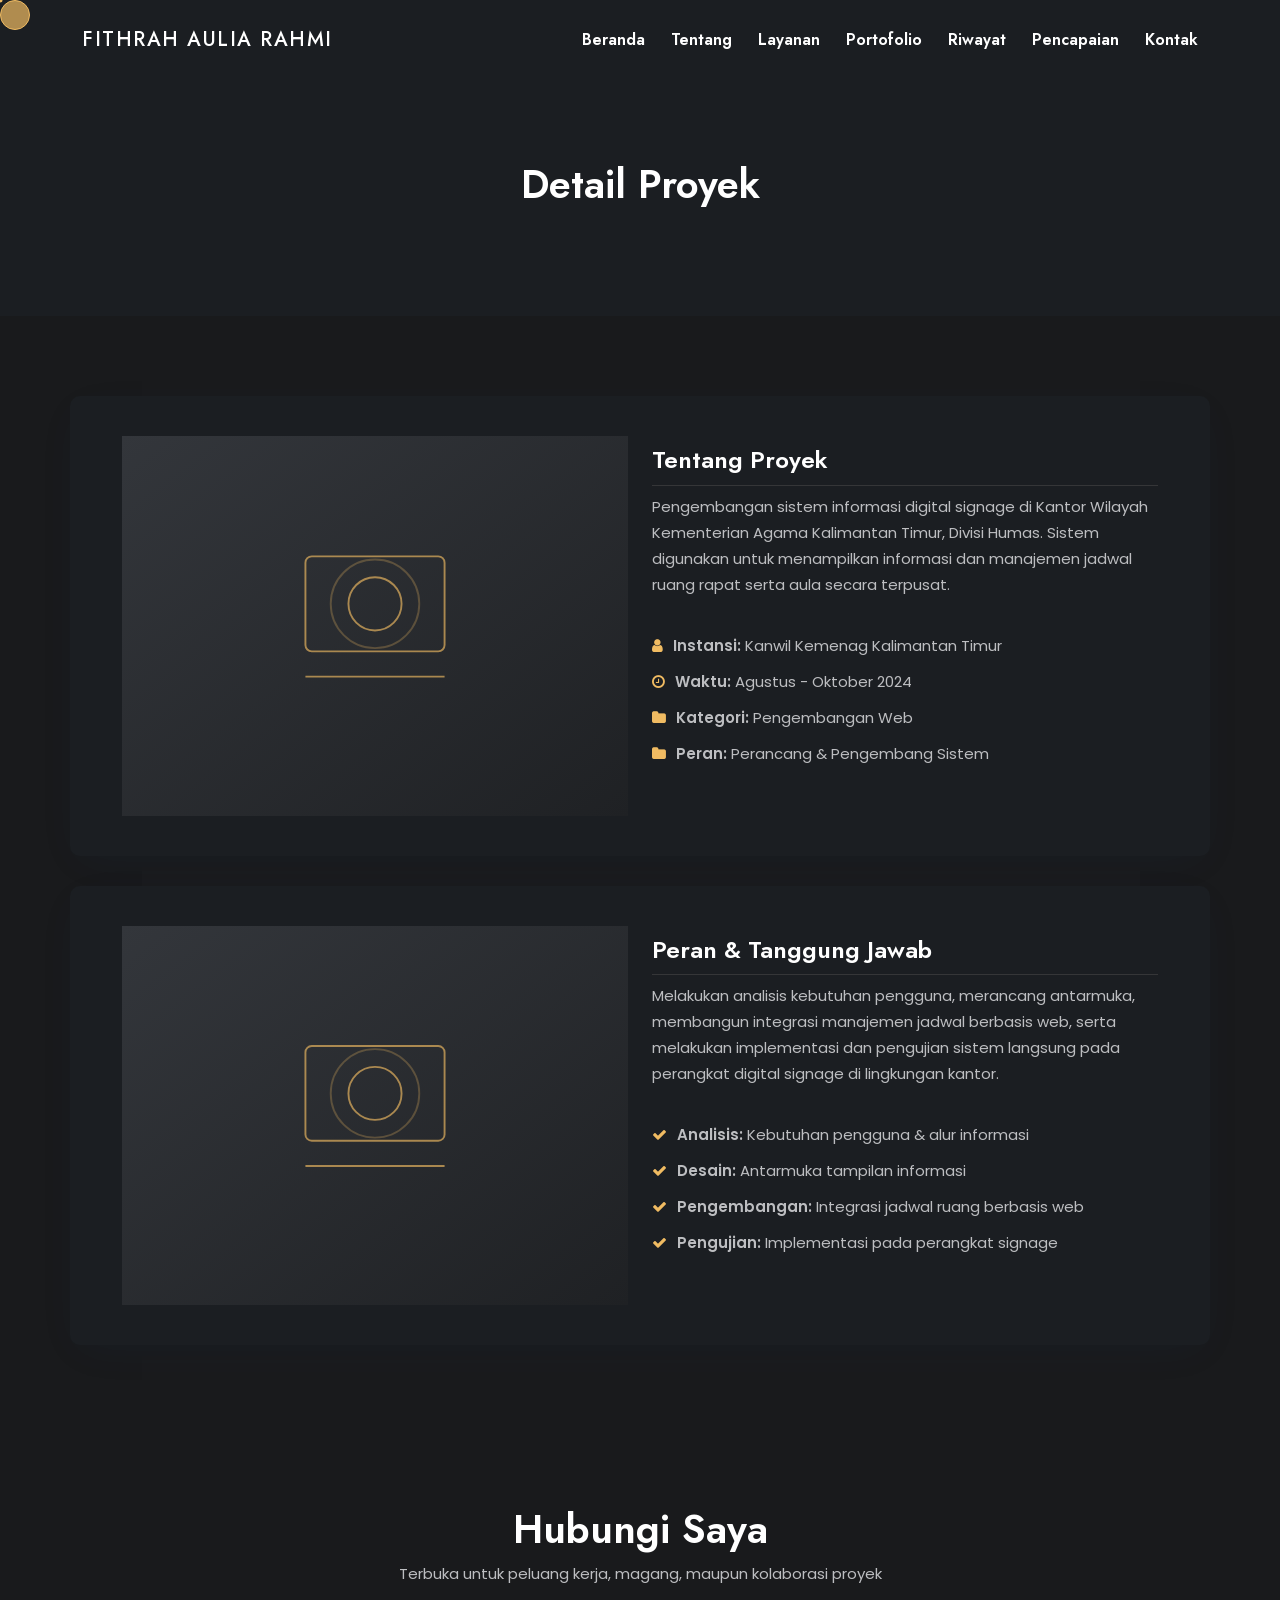
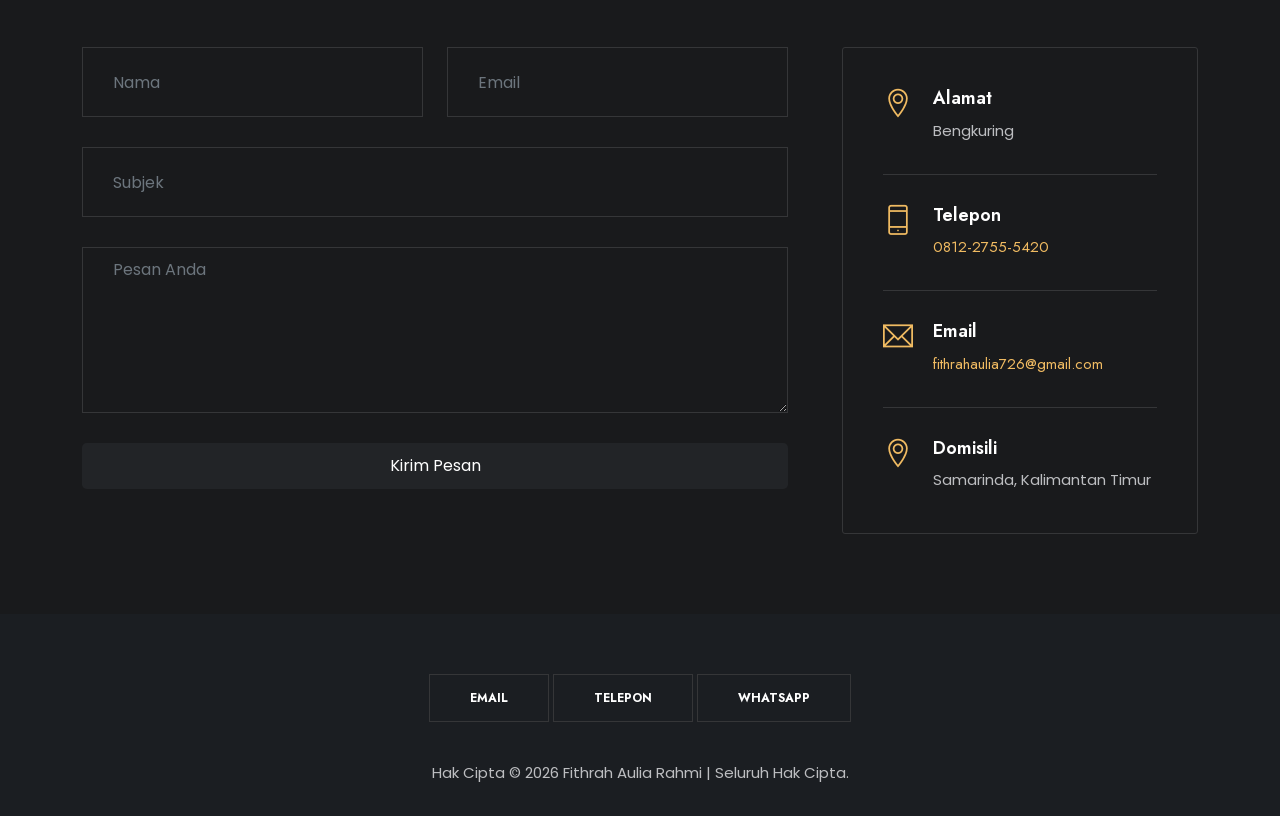
<file: single_project_dark.html>
<!DOCTYPE html>
<html lang="en">
	<head>
		<!-- Meta -->
		<meta charset="utf-8">
		<meta http-equiv="X-UA-Compatible" content="IE=edge">
		<meta name="viewport" content="width=device-width, initial-scale=1"> 
		<!-- The above 3 meta tags *must* come first in the head; any other head content must come *after* these tags -->
		<meta name="description" content="Detail proyek Fithrah Aulia Rahmi - Pengembangan Sistem Digital Signage Kanwil Kemenag Kalimantan Timur.">
		<meta name="keywords" content="digital signage, fithrah aulia rahmi, kemenag kalimantan timur, portofolio, proyek">
		<meta name="author" content="Fithrah Aulia Rahmi">
		<!-- SITE TITLE -->
		<title>Detail Proyek - Fithrah Aulia Rahmi</title>			
		<!-- Latest Bootstrap min CSS -->
		<link rel="stylesheet" href="assets/bootstrap/css/bootstrap.min.css">
		<!-- Self-hosted fonts (Poppins, Jost) -->
		<link rel="stylesheet" href="assets/css/fonts.css">		
		<!-- Google Font -->
		<!-- Font Awesome CSS -->
		<link rel="stylesheet" href="assets/fonts/font-awesome.min.css">
		<link rel="stylesheet" href="assets/fonts/themify-icons.css">
		<link rel="stylesheet" href="assets/css/materialdesignicons-min.css">
		<!--- owl carousel Css-->
		<link rel="stylesheet" href="assets/owlcarousel/css/owl.carousel.css">
		<link rel="stylesheet" href="assets/owlcarousel/css/owl.theme.css">					
		<!-- venobox CSS -->		
		<link rel="stylesheet" href="assets/css/venobox.css">	
		<!-- animate CSS -->
		<link rel="stylesheet" href="assets/css/animate.css">			
		<!-- Style CSS -->
		<link rel="stylesheet" href="assets/css/magic-mouse.css" />							
		<link rel="stylesheet" href="assets/css/style.css" />				
</head>
<body>

	<!-- START PRELOADER -->
	<div class="preloader">
		<div class="spinner">
			<div class="double-bounce1"></div>
			<div class="double-bounce2"></div>
		</div>
	</div>
	<!-- END PRELOADER -->
	
	<!-- START NAVBAR -->
	<nav id="navbar" class="navbar navbar-expand-lg fixed-top navbar-custom navbar-light sticky">
		<div class="container">
			<a class="navbar-brand" href="index.html">Fithrah Aulia Rahmi</a>
			<button class="navbar-toggler" type="button" data-bs-toggle="collapse" data-bs-target="#navbarCollapse" aria-controls="navbarCollapse" aria-expanded="false" aria-label="Toggle navigation">
				<span class="mdi mdi-menu"></span>
			</button><!--END BUTTON-->
			<div class="collapse navbar-collapse" id="navbarCollapse">
				<ul id="navbar-navlist" class="navbar-nav ms-auto">
					<li class="nav-item"><a class="nav-link active" href="index.html#home">Beranda</a></li>
					<li class="nav-item"><a class="nav-link" href="index.html#about">Tentang</a></li>
					<li class="nav-item"> <a class="nav-link" href="index.html#service">Layanan</a></li>
					<li class="nav-item"><a class="nav-link" href="index.html#portfolio">Portofolio</a></li>
					<li class="nav-item"><a class="nav-link" href="index.html#resume">Riwayat</a></li>
					<li class="nav-item"><a class="nav-link" href="index.html#blog">Pencapaian</a></li>
					<li class="nav-item"><a class="nav-link" href="index.html#contact">Kontak</a></li>
				</ul><!--END NAVBAR NAV-->
			</div><!--END COLLAPSE-->
		</div><!--END CONTAINER -->
	</nav>
	<!-- END NAVBAR-->	

	<!-- START  HOME DESIGN -->
	<section class="section-top">
		<div class="container">
			<div class="offset-lg-1 col-lg-10 col-xs-12 text-center">
				<div class="section-top-title">
					<h1>Detail Proyek</h1>
				</div><!-- //.HERO-TEXT -->
			</div><!--- END COL -->
		</div><!--- END CONTAINER -->
	</section>	
	<!-- END  HOME DESIGN -->	

	<!-- START PORTFOLIO SINGLE PROJECT -->
	<section class="single_project_area section-padding">	
		<div class="container">
			<div class="row project_dec">
				<div class="col-lg-6 col-sm-12 col-xs-12">
					<div class="media-left">
						<img src="assets/img/portfolio/ph-1.svg" class="img-fluid" alt="Ilustrasi sistem digital signage" />		
					</div>
					</div>
					<div class="col-lg-6 col-sm-12 col-xs-12">
						<div class="project_details">
							<div class="about_project">
								<h4>Tentang Proyek</h4>
								<p>Pengembangan sistem informasi digital signage di Kantor Wilayah Kementerian Agama Kalimantan Timur, Divisi Humas. Sistem digunakan untuk menampilkan informasi dan manajemen jadwal ruang rapat serta aula secara terpusat.</p>
							</div>
							<div class="about_project_details">
								<ul>
									<li><i class="fa fa-user"></i><b>Instansi: </b>Kanwil Kemenag Kalimantan Timur</li>
									<li><i class="fa fa-clock-o"></i><b>Waktu: </b>Agustus - Oktober 2024</li>
									<li><i class="fa fa-folder"></i><b>Kategori: </b>Pengembangan Web</li>
									<li><i class="fa fa-folder"></i><b>Peran: </b>Perancang &amp; Pengembang Sistem</li>
								</ul>
							</div>
						</div>
					</div><!--- END COL -->
			</div><!--- END ROW -->
			<div class="row project_dec">
				<div class="col-lg-6 col-sm-12 col-xs-12">
					<div class="media-left">
						<img src="assets/img/portfolio/ph-2.svg" class="img-fluid" alt="Ilustrasi implementasi digital signage" />		
					</div>
					</div>
					<div class="col-lg-6 col-sm-12 col-xs-12">
						<div class="project_details">
							<div class="about_project">
								<h4>Peran &amp; Tanggung Jawab</h4>
								<p>Melakukan analisis kebutuhan pengguna, merancang antarmuka, membangun integrasi manajemen jadwal berbasis web, serta melakukan implementasi dan pengujian sistem langsung pada perangkat digital signage di lingkungan kantor.</p>
							</div>
							<div class="about_project_details">
								<ul>
									<li><i class="fa fa-check"></i><b>Analisis: </b>Kebutuhan pengguna &amp; alur informasi</li>
									<li><i class="fa fa-check"></i><b>Desain: </b>Antarmuka tampilan informasi</li>
									<li><i class="fa fa-check"></i><b>Pengembangan: </b>Integrasi jadwal ruang berbasis web</li>
									<li><i class="fa fa-check"></i><b>Pengujian: </b>Implementasi pada perangkat signage</li>
								</ul>
							</div>
						</div>
					</div><!--- END COL -->
			</div><!--- END ROW -->
		</div><!--- END CONTAINER -->
	</section>	
	<!-- END PORTFOLIO SINGLE PROJECT -->
		
	<!-- START CONTACT -->
	<section id="contact" class="contact_us section-padding">
		<div class="container">
		<div class="section-title text-center">
			<h1>Hubungi Saya</h1>
			<p>Terbuka untuk peluang kerja, magang, maupun kolaborasi proyek</p>
		</div>				
			<div class="row">
				<div class="col-lg-8 col-sm-12 col-xs-12 wow fadeInUp" data-wow-duration="1s" data-wow-delay="0.2s" data-wow-offset="0">
					<div class="contact">
						<form class="form" name="enq" method="post" action="contact.php">
							<div class="row">
								<div class="form-group col-md-6">
									<input type="text" name="name" class="form-control" placeholder="Nama" required="required">
								</div>
								<div class="form-group col-md-6">
									<input type="email" name="email" class="form-control" placeholder="Email" required="required">
								</div>
								<div class="form-group col-md-12">
									<input type="text" name="subject" class="form-control" placeholder="Subjek" required="required">
								</div>
								<div class="form-group col-md-12">
									<textarea rows="6" name="message" class="form-control" placeholder="Pesan Anda" required="required"></textarea>
								</div>
								<div class="col-md-12 text-center">
									<button type="submit" value="Send message" name="submit" id="submitButton" class="btn btn-lg contact_btn" title="Kirim Pesan!">Kirim Pesan</button>
								</div>
							</div>
						</form>
					</div>
				</div><!-- END COL  -->	
				<div class="col-lg-4 col-sm-12 col-xs-12 wow fadeInUp" data-wow-duration="1s" data-wow-delay="0.3s" data-wow-offset="0">	
					<div class="address_bg">
						<div class="single_address">
							<div class="address_br"><span class="ti-location-pin"></span></div>
							<h4>Alamat</h4>
							<p>Bengkuring</p>
						</div>							
						<div class="single_address">
							<div class="address_br"><span class="ti-mobile"></span></div>
							<h4>Telepon</h4>
							<p><a href="tel:+6281227555420">0812-2755-5420</a></p>
						</div>	
						<div class="single_address">
							<div class="address_br"><span class="ti-email"></span></div>
							<h4>Email</h4>
							<p><a href="mailto:fithrahaulia726@gmail.com">fithrahaulia726@gmail.com</a></p>
						</div>
						<div class="single_address">
							<div class="address_br"><span class="ti-location-pin"></span></div>
							<h4>Domisili</h4>
							<p>Samarinda, Kalimantan Timur</p>
						</div>
					</div>
				</div><!-- END COL  -->					
			</div><!-- END ROW -->
		</div><!-- END CONTAINER -->
	</section>
	<!-- END CONTACT -->		

	

	<!-- START FOOTER -->
	<div class="footer">
		<div class="container">
			<div class="row">					
				<div class="col-md-12 col-sm-12 col-xs-12 text-center wow fadeInDown" data-wow-duration="1s" data-wow-delay="0.1s" data-wow-offset="0">
					<div class="single_footer">
						<div class="footer_social_profile">
							<ul>
								<li><a href="mailto:fithrahaulia726@gmail.com">Email</a></li>
								<li><a href="tel:+6281227555420">Telepon</a></li>
								<li><a href="https://wa.me/6281227555420" target="_blank" rel="noopener">WhatsApp</a></li>	
							</ul>
						</div><!--- END SOCIAL PROFILE -->		
						<p class="copyright">Hak Cipta &copy; 2026 Fithrah Aulia Rahmi | Seluruh Hak Cipta.</p>
					</div>
				</div><!--- END COL -->				
			</div><!--- END ROW -->				
		</div><!--- END CONTAINER -->
	</div>
	<!-- END FOOTER -->			
		
	<!-- Latest jQuery -->
		<script src="assets/js/jquery-1.12.4.min.js"></script>
	<!-- Latest compiled and minified Bootstrap -->
		<script src="assets/bootstrap/js/bootstrap.min.js"></script>			
	<!-- owl-carousel min js  -->
		<script src="assets/owlcarousel/js/owl.carousel.min.js"></script>
	<!-- countTo js -->
		<script src="assets/js/jquery.inview.min.js"></script>		
	<!-- jquery appear js -->
		<script src="assets/js/jquery.appear.js"></script>	
	<!-- jquery mixitup min js -->
		<script src="assets/js/jquery.mixitup.js"></script>			
	<!-- jquery venobox min js -->
		<script src="assets/js/venobox.min.js"></script>	
	<!-- stellar js -->
		<script src="assets/js/jquery.stellar.min.js"></script>			
	<!-- particles -->
		<script src="assets/js/particles.min.js"></script>
		<script src="assets/js/app.js"></script>			
	<!-- jquery animated-text js -->	
		<script src="assets/js/animated-text.js"></script>		
		<script src="assets/js/animated-text-dark.js"></script>	
	<!-- WOW - Reveal Animations When You Scroll -->
		<script src="assets/js/wow.min.js"></script>		
	<!-- scrolltopcontrol js -->																				
		<script src="assets/js/scrolltopcontrol.js"></script>			
	<!-- scripts js -->	
		<script src="assets/js/magic_mouse.js"></script>
		<script src="assets/js/scripts.js"></script>
		<script type="text/javascript">
			if (window.matchMedia('(pointer: fine)').matches) {
				magicMouse({
				  "cursorOuter": "circle-basic",
				  "hoverEffect": "circle-move",
				  "hoverItemMove": false,
				  "defaultCursor": false,
				  "outerWidth": 30,
				  "outerHeight": 30
				});
			}
            
		</script>	
	
</html>
</file>
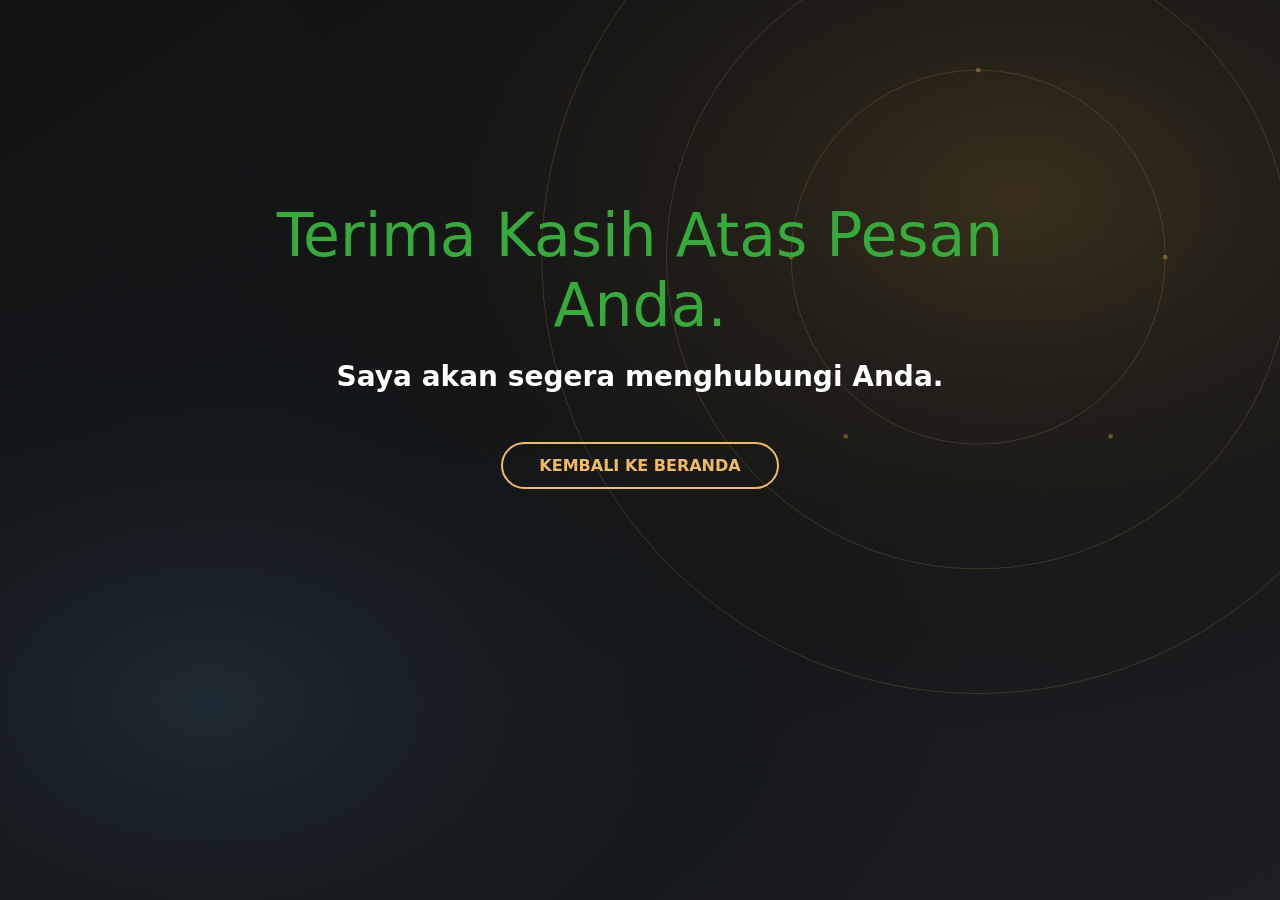
<file: thank-you.html>
<!DOCTYPE HTML>
<html lang="id">
<head>
	<meta charset="UTF-8">
	<title>Pesan Anda Berhasil Terkirim.</title>
			<!-- Latest Bootstrap min CSS -->
		<link rel="stylesheet" href="assets/bootstrap/css/bootstrap.min.css">	
	<style>
		.welcome-area {
			position: relative;
			min-height: 100vh;
			background:#191A1C;
		}
		.hero-text{
		margin-top:200px;
		position:relative;
		}
		.hero-text h1 {
		color: #35ac39;
		font-size: 60px;
		font-weight: 500;
		line-height: 70px;
		margin-bottom:20px;
		position: relative;
		text-transform: capitalize;
		}
		.hero-text h3 {
	margin-bottom: 60px;
	font-weight: 600;
	color:#fff;
}
		.back-home{
		background:none;
		border: 2px solid #f0bb62;
		border-radius: 500px;
		color: #f0bb62;
		font-weight: 600;
		position: relative;
		margin: 15px 15px 0;
		padding: 12px 36px;
		text-transform: uppercase;
		text-decoration: none;
		transition: all 0.2s ease 0s;
		}
		.back-home:hover,
		.back-home:focus {
			background: #f0bb62;
			color: #fff;
			border: 2px solid #f0bb62;
			text-decoration: none;
		}
	</style>
</head>

<body>
	<section class="welcome-area"  style="background-image: url(assets/img/bg-portfolio.svg);  background-size:cover; background-position: center center;">
		<div class="container">
			<div class="row">
				<div class="col-lg-8 offset-lg-2 col-sm-12 col-xs-12 text-center">
					<div class="hero-text">
						<h1>Terima kasih atas pesan Anda.</h1>
						<h3>Saya akan segera menghubungi Anda.</h3>
						<a class="back-home" href="index.html">Kembali ke Beranda</a>
					</div>
				</div>
			</div>
		</div>
	</section>
		
		<!-- Latest jQuery -->
		<script src="assets/js/jquery-1.12.4.min.js"></script>
		<!-- Latest compiled and minified Bootstrap -->
			<script src="assets/bootstrap/js/bootstrap.min.js"></script>
</html>
</file>
<file: assets/css/fonts.css>
/* self-hosted: Poppins + Jost (latin, latin-ext) */
@font-face {
  font-family: 'Poppins';
  font-style: normal;
  font-weight: 300;
  font-display: swap;
  src: url('../fonts/google/poppins-300-latin-ext.woff2') format('woff2');
  unicode-range: U+0100-02BA, U+02BD-02C5, U+02C7-02CC, U+02CE-02D7, U+02DD-02FF, U+0304, U+0308, U+0329, U+1D00-1DBF, U+1E00-1E9F, U+1EF2-1EFF, U+2020, U+20A0-20AB, U+20AD-20C4, U+2113, U+2C60-2C7F, U+A720-A7FF;
}
@font-face {
  font-family: 'Poppins';
  font-style: normal;
  font-weight: 300;
  font-display: swap;
  src: url('../fonts/google/poppins-300-latin.woff2') format('woff2');
  unicode-range: U+0000-00FF, U+0131, U+0152-0153, U+02BB-02BC, U+02C6, U+02DA, U+02DC, U+0304, U+0308, U+0329, U+2000-206F, U+20AC, U+2122, U+2191, U+2193, U+2212, U+2215, U+FEFF, U+FFFD;
}
@font-face {
  font-family: 'Poppins';
  font-style: normal;
  font-weight: 400;
  font-display: swap;
  src: url('../fonts/google/poppins-400-latin-ext.woff2') format('woff2');
  unicode-range: U+0100-02BA, U+02BD-02C5, U+02C7-02CC, U+02CE-02D7, U+02DD-02FF, U+0304, U+0308, U+0329, U+1D00-1DBF, U+1E00-1E9F, U+1EF2-1EFF, U+2020, U+20A0-20AB, U+20AD-20C4, U+2113, U+2C60-2C7F, U+A720-A7FF;
}
@font-face {
  font-family: 'Poppins';
  font-style: normal;
  font-weight: 400;
  font-display: swap;
  src: url('../fonts/google/poppins-400-latin.woff2') format('woff2');
  unicode-range: U+0000-00FF, U+0131, U+0152-0153, U+02BB-02BC, U+02C6, U+02DA, U+02DC, U+0304, U+0308, U+0329, U+2000-206F, U+20AC, U+2122, U+2191, U+2193, U+2212, U+2215, U+FEFF, U+FFFD;
}
@font-face {
  font-family: 'Poppins';
  font-style: normal;
  font-weight: 500;
  font-display: swap;
  src: url('../fonts/google/poppins-500-latin-ext.woff2') format('woff2');
  unicode-range: U+0100-02BA, U+02BD-02C5, U+02C7-02CC, U+02CE-02D7, U+02DD-02FF, U+0304, U+0308, U+0329, U+1D00-1DBF, U+1E00-1E9F, U+1EF2-1EFF, U+2020, U+20A0-20AB, U+20AD-20C4, U+2113, U+2C60-2C7F, U+A720-A7FF;
}
@font-face {
  font-family: 'Poppins';
  font-style: normal;
  font-weight: 500;
  font-display: swap;
  src: url('../fonts/google/poppins-500-latin.woff2') format('woff2');
  unicode-range: U+0000-00FF, U+0131, U+0152-0153, U+02BB-02BC, U+02C6, U+02DA, U+02DC, U+0304, U+0308, U+0329, U+2000-206F, U+20AC, U+2122, U+2191, U+2193, U+2212, U+2215, U+FEFF, U+FFFD;
}
@font-face {
  font-family: 'Poppins';
  font-style: normal;
  font-weight: 600;
  font-display: swap;
  src: url('../fonts/google/poppins-600-latin-ext.woff2') format('woff2');
  unicode-range: U+0100-02BA, U+02BD-02C5, U+02C7-02CC, U+02CE-02D7, U+02DD-02FF, U+0304, U+0308, U+0329, U+1D00-1DBF, U+1E00-1E9F, U+1EF2-1EFF, U+2020, U+20A0-20AB, U+20AD-20C4, U+2113, U+2C60-2C7F, U+A720-A7FF;
}
@font-face {
  font-family: 'Poppins';
  font-style: normal;
  font-weight: 600;
  font-display: swap;
  src: url('../fonts/google/poppins-600-latin.woff2') format('woff2');
  unicode-range: U+0000-00FF, U+0131, U+0152-0153, U+02BB-02BC, U+02C6, U+02DA, U+02DC, U+0304, U+0308, U+0329, U+2000-206F, U+20AC, U+2122, U+2191, U+2193, U+2212, U+2215, U+FEFF, U+FFFD;
}
@font-face {
  font-family: 'Poppins';
  font-style: normal;
  font-weight: 700;
  font-display: swap;
  src: url('../fonts/google/poppins-700-latin-ext.woff2') format('woff2');
  unicode-range: U+0100-02BA, U+02BD-02C5, U+02C7-02CC, U+02CE-02D7, U+02DD-02FF, U+0304, U+0308, U+0329, U+1D00-1DBF, U+1E00-1E9F, U+1EF2-1EFF, U+2020, U+20A0-20AB, U+20AD-20C4, U+2113, U+2C60-2C7F, U+A720-A7FF;
}
@font-face {
  font-family: 'Poppins';
  font-style: normal;
  font-weight: 700;
  font-display: swap;
  src: url('../fonts/google/poppins-700-latin.woff2') format('woff2');
  unicode-range: U+0000-00FF, U+0131, U+0152-0153, U+02BB-02BC, U+02C6, U+02DA, U+02DC, U+0304, U+0308, U+0329, U+2000-206F, U+20AC, U+2122, U+2191, U+2193, U+2212, U+2215, U+FEFF, U+FFFD;
}
@font-face {
  font-family: 'Poppins';
  font-style: normal;
  font-weight: 800;
  font-display: swap;
  src: url('../fonts/google/poppins-800-latin-ext.woff2') format('woff2');
  unicode-range: U+0100-02BA, U+02BD-02C5, U+02C7-02CC, U+02CE-02D7, U+02DD-02FF, U+0304, U+0308, U+0329, U+1D00-1DBF, U+1E00-1E9F, U+1EF2-1EFF, U+2020, U+20A0-20AB, U+20AD-20C4, U+2113, U+2C60-2C7F, U+A720-A7FF;
}
@font-face {
  font-family: 'Poppins';
  font-style: normal;
  font-weight: 800;
  font-display: swap;
  src: url('../fonts/google/poppins-800-latin.woff2') format('woff2');
  unicode-range: U+0000-00FF, U+0131, U+0152-0153, U+02BB-02BC, U+02C6, U+02DA, U+02DC, U+0304, U+0308, U+0329, U+2000-206F, U+20AC, U+2122, U+2191, U+2193, U+2212, U+2215, U+FEFF, U+FFFD;
}
@font-face {
  font-family: 'Jost';
  font-style: normal;
  font-weight: 300;
  font-display: swap;
  src: url('../fonts/google/jost-300-latin-ext.woff2') format('woff2');
  unicode-range: U+0100-02BA, U+02BD-02C5, U+02C7-02CC, U+02CE-02D7, U+02DD-02FF, U+0304, U+0308, U+0329, U+1D00-1DBF, U+1E00-1E9F, U+1EF2-1EFF, U+2020, U+20A0-20AB, U+20AD-20C4, U+2113, U+2C60-2C7F, U+A720-A7FF;
}
@font-face {
  font-family: 'Jost';
  font-style: normal;
  font-weight: 300;
  font-display: swap;
  src: url('../fonts/google/jost-300-latin.woff2') format('woff2');
  unicode-range: U+0000-00FF, U+0131, U+0152-0153, U+02BB-02BC, U+02C6, U+02DA, U+02DC, U+0304, U+0308, U+0329, U+2000-206F, U+20AC, U+2122, U+2191, U+2193, U+2212, U+2215, U+FEFF, U+FFFD;
}
@font-face {
  font-family: 'Jost';
  font-style: normal;
  font-weight: 400;
  font-display: swap;
  src: url('../fonts/google/jost-400-latin-ext.woff2') format('woff2');
  unicode-range: U+0100-02BA, U+02BD-02C5, U+02C7-02CC, U+02CE-02D7, U+02DD-02FF, U+0304, U+0308, U+0329, U+1D00-1DBF, U+1E00-1E9F, U+1EF2-1EFF, U+2020, U+20A0-20AB, U+20AD-20C4, U+2113, U+2C60-2C7F, U+A720-A7FF;
}
@font-face {
  font-family: 'Jost';
  font-style: normal;
  font-weight: 400;
  font-display: swap;
  src: url('../fonts/google/jost-400-latin.woff2') format('woff2');
  unicode-range: U+0000-00FF, U+0131, U+0152-0153, U+02BB-02BC, U+02C6, U+02DA, U+02DC, U+0304, U+0308, U+0329, U+2000-206F, U+20AC, U+2122, U+2191, U+2193, U+2212, U+2215, U+FEFF, U+FFFD;
}
@font-face {
  font-family: 'Jost';
  font-style: normal;
  font-weight: 500;
  font-display: swap;
  src: url('../fonts/google/jost-500-latin-ext.woff2') format('woff2');
  unicode-range: U+0100-02BA, U+02BD-02C5, U+02C7-02CC, U+02CE-02D7, U+02DD-02FF, U+0304, U+0308, U+0329, U+1D00-1DBF, U+1E00-1E9F, U+1EF2-1EFF, U+2020, U+20A0-20AB, U+20AD-20C4, U+2113, U+2C60-2C7F, U+A720-A7FF;
}
@font-face {
  font-family: 'Jost';
  font-style: normal;
  font-weight: 500;
  font-display: swap;
  src: url('../fonts/google/jost-500-latin.woff2') format('woff2');
  unicode-range: U+0000-00FF, U+0131, U+0152-0153, U+02BB-02BC, U+02C6, U+02DA, U+02DC, U+0304, U+0308, U+0329, U+2000-206F, U+20AC, U+2122, U+2191, U+2193, U+2212, U+2215, U+FEFF, U+FFFD;
}
@font-face {
  font-family: 'Jost';
  font-style: normal;
  font-weight: 600;
  font-display: swap;
  src: url('../fonts/google/jost-600-latin-ext.woff2') format('woff2');
  unicode-range: U+0100-02BA, U+02BD-02C5, U+02C7-02CC, U+02CE-02D7, U+02DD-02FF, U+0304, U+0308, U+0329, U+1D00-1DBF, U+1E00-1E9F, U+1EF2-1EFF, U+2020, U+20A0-20AB, U+20AD-20C4, U+2113, U+2C60-2C7F, U+A720-A7FF;
}
@font-face {
  font-family: 'Jost';
  font-style: normal;
  font-weight: 600;
  font-display: swap;
  src: url('../fonts/google/jost-600-latin.woff2') format('woff2');
  unicode-range: U+0000-00FF, U+0131, U+0152-0153, U+02BB-02BC, U+02C6, U+02DA, U+02DC, U+0304, U+0308, U+0329, U+2000-206F, U+20AC, U+2122, U+2191, U+2193, U+2212, U+2215, U+FEFF, U+FFFD;
}
@font-face {
  font-family: 'Jost';
  font-style: normal;
  font-weight: 700;
  font-display: swap;
  src: url('../fonts/google/jost-700-latin-ext.woff2') format('woff2');
  unicode-range: U+0100-02BA, U+02BD-02C5, U+02C7-02CC, U+02CE-02D7, U+02DD-02FF, U+0304, U+0308, U+0329, U+1D00-1DBF, U+1E00-1E9F, U+1EF2-1EFF, U+2020, U+20A0-20AB, U+20AD-20C4, U+2113, U+2C60-2C7F, U+A720-A7FF;
}
@font-face {
  font-family: 'Jost';
  font-style: normal;
  font-weight: 700;
  font-display: swap;
  src: url('../fonts/google/jost-700-latin.woff2') format('woff2');
  unicode-range: U+0000-00FF, U+0131, U+0152-0153, U+02BB-02BC, U+02C6, U+02DA, U+02DC, U+0304, U+0308, U+0329, U+2000-206F, U+20AC, U+2122, U+2191, U+2193, U+2212, U+2215, U+FEFF, U+FFFD;
}
@font-face {
  font-family: 'Jost';
  font-style: normal;
  font-weight: 800;
  font-display: swap;
  src: url('../fonts/google/jost-800-latin-ext.woff2') format('woff2');
  unicode-range: U+0100-02BA, U+02BD-02C5, U+02C7-02CC, U+02CE-02D7, U+02DD-02FF, U+0304, U+0308, U+0329, U+1D00-1DBF, U+1E00-1E9F, U+1EF2-1EFF, U+2020, U+20A0-20AB, U+20AD-20C4, U+2113, U+2C60-2C7F, U+A720-A7FF;
}
@font-face {
  font-family: 'Jost';
  font-style: normal;
  font-weight: 800;
  font-display: swap;
  src: url('../fonts/google/jost-800-latin.woff2') format('woff2');
  unicode-range: U+0000-00FF, U+0131, U+0152-0153, U+02BB-02BC, U+02C6, U+02DA, U+02DC, U+0304, U+0308, U+0329, U+2000-206F, U+20AC, U+2122, U+2191, U+2193, U+2212, U+2215, U+FEFF, U+FFFD;
}
</file>
<file: assets/fonts/themify-icons.css>
@font-face {
	font-family: 'themify';
	src:url('themify.eot');
	src:url('themify.eot') format('embedded-opentype'),
		url('themify.woff') format('woff'),
		url('themify.ttf') format('truetype'),
		url('themify.svg') format('svg');
	font-weight: normal;
	font-style: normal;
}

[class^="ti-"], [class*=" ti-"] {
	font-family: 'themify';
	speak: none;
	font-style: normal;
	font-weight: normal;
	font-variant: normal;
	text-transform: none;
	line-height: 1;

	/* Better Font Rendering =========== */
	-webkit-font-smoothing: antialiased;
	-moz-osx-font-smoothing: grayscale;
}

.ti-wand:before {
	content: "\e600";
}
.ti-volume:before {
	content: "\e601";
}
.ti-user:before {
	content: "\e602";
}
.ti-unlock:before {
	content: "\e603";
}
.ti-unlink:before {
	content: "\e604";
}
.ti-trash:before {
	content: "\e605";
}
.ti-thought:before {
	content: "\e606";
}
.ti-target:before {
	content: "\e607";
}
.ti-tag:before {
	content: "\e608";
}
.ti-tablet:before {
	content: "\e609";
}
.ti-star:before {
	content: "\e60a";
}
.ti-spray:before {
	content: "\e60b";
}
.ti-signal:before {
	content: "\e60c";
}
.ti-shopping-cart:before {
	content: "\e60d";
}
.ti-shopping-cart-full:before {
	content: "\e60e";
}
.ti-settings:before {
	content: "\e60f";
}
.ti-search:before {
	content: "\e610";
}
.ti-zoom-in:before {
	content: "\e611";
}
.ti-zoom-out:before {
	content: "\e612";
}
.ti-cut:before {
	content: "\e613";
}
.ti-ruler:before {
	content: "\e614";
}
.ti-ruler-pencil:before {
	content: "\e615";
}
.ti-ruler-alt:before {
	content: "\e616";
}
.ti-bookmark:before {
	content: "\e617";
}
.ti-bookmark-alt:before {
	content: "\e618";
}
.ti-reload:before {
	content: "\e619";
}
.ti-plus:before {
	content: "\e61a";
}
.ti-pin:before {
	content: "\e61b";
}
.ti-pencil:before {
	content: "\e61c";
}
.ti-pencil-alt:before {
	content: "\e61d";
}
.ti-paint-roller:before {
	content: "\e61e";
}
.ti-paint-bucket:before {
	content: "\e61f";
}
.ti-na:before {
	content: "\e620";
}
.ti-mobile:before {
	content: "\e621";
}
.ti-minus:before {
	content: "\e622";
}
.ti-medall:before {
	content: "\e623";
}
.ti-medall-alt:before {
	content: "\e624";
}
.ti-marker:before {
	content: "\e625";
}
.ti-marker-alt:before {
	content: "\e626";
}
.ti-arrow-up:before {
	content: "\e627";
}
.ti-arrow-right:before {
	content: "\e628";
}
.ti-arrow-left:before {
	content: "\e629";
}
.ti-arrow-down:before {
	content: "\e62a";
}
.ti-lock:before {
	content: "\e62b";
}
.ti-location-arrow:before {
	content: "\e62c";
}
.ti-link:before {
	content: "\e62d";
}
.ti-layout:before {
	content: "\e62e";
}
.ti-layers:before {
	content: "\e62f";
}
.ti-layers-alt:before {
	content: "\e630";
}
.ti-key:before {
	content: "\e631";
}
.ti-import:before {
	content: "\e632";
}
.ti-image:before {
	content: "\e633";
}
.ti-heart:before {
	content: "\e634";
}
.ti-heart-broken:before {
	content: "\e635";
}
.ti-hand-stop:before {
	content: "\e636";
}
.ti-hand-open:before {
	content: "\e637";
}
.ti-hand-drag:before {
	content: "\e638";
}
.ti-folder:before {
	content: "\e639";
}
.ti-flag:before {
	content: "\e63a";
}
.ti-flag-alt:before {
	content: "\e63b";
}
.ti-flag-alt-2:before {
	content: "\e63c";
}
.ti-eye:before {
	content: "\e63d";
}
.ti-export:before {
	content: "\e63e";
}
.ti-exchange-vertical:before {
	content: "\e63f";
}
.ti-desktop:before {
	content: "\e640";
}
.ti-cup:before {
	content: "\e641";
}
.ti-crown:before {
	content: "\e642";
}
.ti-comments:before {
	content: "\e643";
}
.ti-comment:before {
	content: "\e644";
}
.ti-comment-alt:before {
	content: "\e645";
}
.ti-close:before {
	content: "\e646";
}
.ti-clip:before {
	content: "\e647";
}
.ti-angle-up:before {
	content: "\e648";
}
.ti-angle-right:before {
	content: "\e649";
}
.ti-angle-left:before {
	content: "\e64a";
}
.ti-angle-down:before {
	content: "\e64b";
}
.ti-check:before {
	content: "\e64c";
}
.ti-check-box:before {
	content: "\e64d";
}
.ti-camera:before {
	content: "\e64e";
}
.ti-announcement:before {
	content: "\e64f";
}
.ti-brush:before {
	content: "\e650";
}
.ti-briefcase:before {
	content: "\e651";
}
.ti-bolt:before {
	content: "\e652";
}
.ti-bolt-alt:before {
	content: "\e653";
}
.ti-blackboard:before {
	content: "\e654";
}
.ti-bag:before {
	content: "\e655";
}
.ti-move:before {
	content: "\e656";
}
.ti-arrows-vertical:before {
	content: "\e657";
}
.ti-arrows-horizontal:before {
	content: "\e658";
}
.ti-fullscreen:before {
	content: "\e659";
}
.ti-arrow-top-right:before {
	content: "\e65a";
}
.ti-arrow-top-left:before {
	content: "\e65b";
}
.ti-arrow-circle-up:before {
	content: "\e65c";
}
.ti-arrow-circle-right:before {
	content: "\e65d";
}
.ti-arrow-circle-left:before {
	content: "\e65e";
}
.ti-arrow-circle-down:before {
	content: "\e65f";
}
.ti-angle-double-up:before {
	content: "\e660";
}
.ti-angle-double-right:before {
	content: "\e661";
}
.ti-angle-double-left:before {
	content: "\e662";
}
.ti-angle-double-down:before {
	content: "\e663";
}
.ti-zip:before {
	content: "\e664";
}
.ti-world:before {
	content: "\e665";
}
.ti-wheelchair:before {
	content: "\e666";
}
.ti-view-list:before {
	content: "\e667";
}
.ti-view-list-alt:before {
	content: "\e668";
}
.ti-view-grid:before {
	content: "\e669";
}
.ti-uppercase:before {
	content: "\e66a";
}
.ti-upload:before {
	content: "\e66b";
}
.ti-underline:before {
	content: "\e66c";
}
.ti-truck:before {
	content: "\e66d";
}
.ti-timer:before {
	content: "\e66e";
}
.ti-ticket:before {
	content: "\e66f";
}
.ti-thumb-up:before {
	content: "\e670";
}
.ti-thumb-down:before {
	content: "\e671";
}
.ti-text:before {
	content: "\e672";
}
.ti-stats-up:before {
	content: "\e673";
}
.ti-stats-down:before {
	content: "\e674";
}
.ti-split-v:before {
	content: "\e675";
}
.ti-split-h:before {
	content: "\e676";
}
.ti-smallcap:before {
	content: "\e677";
}
.ti-shine:before {
	content: "\e678";
}
.ti-shift-right:before {
	content: "\e679";
}
.ti-shift-left:before {
	content: "\e67a";
}
.ti-shield:before {
	content: "\e67b";
}
.ti-notepad:before {
	content: "\e67c";
}
.ti-server:before {
	content: "\e67d";
}
.ti-quote-right:before {
	content: "\e67e";
}
.ti-quote-left:before {
	content: "\e67f";
}
.ti-pulse:before {
	content: "\e680";
}
.ti-printer:before {
	content: "\e681";
}
.ti-power-off:before {
	content: "\e682";
}
.ti-plug:before {
	content: "\e683";
}
.ti-pie-chart:before {
	content: "\e684";
}
.ti-paragraph:before {
	content: "\e685";
}
.ti-panel:before {
	content: "\e686";
}
.ti-package:before {
	content: "\e687";
}
.ti-music:before {
	content: "\e688";
}
.ti-music-alt:before {
	content: "\e689";
}
.ti-mouse:before {
	content: "\e68a";
}
.ti-mouse-alt:before {
	content: "\e68b";
}
.ti-money:before {
	content: "\e68c";
}
.ti-microphone:before {
	content: "\e68d";
}
.ti-menu:before {
	content: "\e68e";
}
.ti-menu-alt:before {
	content: "\e68f";
}
.ti-map:before {
	content: "\e690";
}
.ti-map-alt:before {
	content: "\e691";
}
.ti-loop:before {
	content: "\e692";
}
.ti-location-pin:before {
	content: "\e693";
}
.ti-list:before {
	content: "\e694";
}
.ti-light-bulb:before {
	content: "\e695";
}
.ti-Italic:before {
	content: "\e696";
}
.ti-info:before {
	content: "\e697";
}
.ti-infinite:before {
	content: "\e698";
}
.ti-id-badge:before {
	content: "\e699";
}
.ti-hummer:before {
	content: "\e69a";
}
.ti-home:before {
	content: "\e69b";
}
.ti-help:before {
	content: "\e69c";
}
.ti-headphone:before {
	content: "\e69d";
}
.ti-harddrives:before {
	content: "\e69e";
}
.ti-harddrive:before {
	content: "\e69f";
}
.ti-gift:before {
	content: "\e6a0";
}
.ti-game:before {
	content: "\e6a1";
}
.ti-filter:before {
	content: "\e6a2";
}
.ti-files:before {
	content: "\e6a3";
}
.ti-file:before {
	content: "\e6a4";
}
.ti-eraser:before {
	content: "\e6a5";
}
.ti-envelope:before {
	content: "\e6a6";
}
.ti-download:before {
	content: "\e6a7";
}
.ti-direction:before {
	content: "\e6a8";
}
.ti-direction-alt:before {
	content: "\e6a9";
}
.ti-dashboard:before {
	content: "\e6aa";
}
.ti-control-stop:before {
	content: "\e6ab";
}
.ti-control-shuffle:before {
	content: "\e6ac";
}
.ti-control-play:before {
	content: "\e6ad";
}
.ti-control-pause:before {
	content: "\e6ae";
}
.ti-control-forward:before {
	content: "\e6af";
}
.ti-control-backward:before {
	content: "\e6b0";
}
.ti-cloud:before {
	content: "\e6b1";
}
.ti-cloud-up:before {
	content: "\e6b2";
}
.ti-cloud-down:before {
	content: "\e6b3";
}
.ti-clipboard:before {
	content: "\e6b4";
}
.ti-car:before {
	content: "\e6b5";
}
.ti-calendar:before {
	content: "\e6b6";
}
.ti-book:before {
	content: "\e6b7";
}
.ti-bell:before {
	content: "\e6b8";
}
.ti-basketball:before {
	content: "\e6b9";
}
.ti-bar-chart:before {
	content: "\e6ba";
}
.ti-bar-chart-alt:before {
	content: "\e6bb";
}
.ti-back-right:before {
	content: "\e6bc";
}
.ti-back-left:before {
	content: "\e6bd";
}
.ti-arrows-corner:before {
	content: "\e6be";
}
.ti-archive:before {
	content: "\e6bf";
}
.ti-anchor:before {
	content: "\e6c0";
}
.ti-align-right:before {
	content: "\e6c1";
}
.ti-align-left:before {
	content: "\e6c2";
}
.ti-align-justify:before {
	content: "\e6c3";
}
.ti-align-center:before {
	content: "\e6c4";
}
.ti-alert:before {
	content: "\e6c5";
}
.ti-alarm-clock:before {
	content: "\e6c6";
}
.ti-agenda:before {
	content: "\e6c7";
}
.ti-write:before {
	content: "\e6c8";
}
.ti-window:before {
	content: "\e6c9";
}
.ti-widgetized:before {
	content: "\e6ca";
}
.ti-widget:before {
	content: "\e6cb";
}
.ti-widget-alt:before {
	content: "\e6cc";
}
.ti-wallet:before {
	content: "\e6cd";
}
.ti-video-clapper:before {
	content: "\e6ce";
}
.ti-video-camera:before {
	content: "\e6cf";
}
.ti-vector:before {
	content: "\e6d0";
}
.ti-themify-logo:before {
	content: "\e6d1";
}
.ti-themify-favicon:before {
	content: "\e6d2";
}
.ti-themify-favicon-alt:before {
	content: "\e6d3";
}
.ti-support:before {
	content: "\e6d4";
}
.ti-stamp:before {
	content: "\e6d5";
}
.ti-split-v-alt:before {
	content: "\e6d6";
}
.ti-slice:before {
	content: "\e6d7";
}
.ti-shortcode:before {
	content: "\e6d8";
}
.ti-shift-right-alt:before {
	content: "\e6d9";
}
.ti-shift-left-alt:before {
	content: "\e6da";
}
.ti-ruler-alt-2:before {
	content: "\e6db";
}
.ti-receipt:before {
	content: "\e6dc";
}
.ti-pin2:before {
	content: "\e6dd";
}
.ti-pin-alt:before {
	content: "\e6de";
}
.ti-pencil-alt2:before {
	content: "\e6df";
}
.ti-palette:before {
	content: "\e6e0";
}
.ti-more:before {
	content: "\e6e1";
}
.ti-more-alt:before {
	content: "\e6e2";
}
.ti-microphone-alt:before {
	content: "\e6e3";
}
.ti-magnet:before {
	content: "\e6e4";
}
.ti-line-double:before {
	content: "\e6e5";
}
.ti-line-dotted:before {
	content: "\e6e6";
}
.ti-line-dashed:before {
	content: "\e6e7";
}
.ti-layout-width-full:before {
	content: "\e6e8";
}
.ti-layout-width-default:before {
	content: "\e6e9";
}
.ti-layout-width-default-alt:before {
	content: "\e6ea";
}
.ti-layout-tab:before {
	content: "\e6eb";
}
.ti-layout-tab-window:before {
	content: "\e6ec";
}
.ti-layout-tab-v:before {
	content: "\e6ed";
}
.ti-layout-tab-min:before {
	content: "\e6ee";
}
.ti-layout-slider:before {
	content: "\e6ef";
}
.ti-layout-slider-alt:before {
	content: "\e6f0";
}
.ti-layout-sidebar-right:before {
	content: "\e6f1";
}
.ti-layout-sidebar-none:before {
	content: "\e6f2";
}
.ti-layout-sidebar-left:before {
	content: "\e6f3";
}
.ti-layout-placeholder:before {
	content: "\e6f4";
}
.ti-layout-menu:before {
	content: "\e6f5";
}
.ti-layout-menu-v:before {
	content: "\e6f6";
}
.ti-layout-menu-separated:before {
	content: "\e6f7";
}
.ti-layout-menu-full:before {
	content: "\e6f8";
}
.ti-layout-media-right-alt:before {
	content: "\e6f9";
}
.ti-layout-media-right:before {
	content: "\e6fa";
}
.ti-layout-media-overlay:before {
	content: "\e6fb";
}
.ti-layout-media-overlay-alt:before {
	content: "\e6fc";
}
.ti-layout-media-overlay-alt-2:before {
	content: "\e6fd";
}
.ti-layout-media-left-alt:before {
	content: "\e6fe";
}
.ti-layout-media-left:before {
	content: "\e6ff";
}
.ti-layout-media-center-alt:before {
	content: "\e700";
}
.ti-layout-media-center:before {
	content: "\e701";
}
.ti-layout-list-thumb:before {
	content: "\e702";
}
.ti-layout-list-thumb-alt:before {
	content: "\e703";
}
.ti-layout-list-post:before {
	content: "\e704";
}
.ti-layout-list-large-image:before {
	content: "\e705";
}
.ti-layout-line-solid:before {
	content: "\e706";
}
.ti-layout-grid4:before {
	content: "\e707";
}
.ti-layout-grid3:before {
	content: "\e708";
}
.ti-layout-grid2:before {
	content: "\e709";
}
.ti-layout-grid2-thumb:before {
	content: "\e70a";
}
.ti-layout-cta-right:before {
	content: "\e70b";
}
.ti-layout-cta-left:before {
	content: "\e70c";
}
.ti-layout-cta-center:before {
	content: "\e70d";
}
.ti-layout-cta-btn-right:before {
	content: "\e70e";
}
.ti-layout-cta-btn-left:before {
	content: "\e70f";
}
.ti-layout-column4:before {
	content: "\e710";
}
.ti-layout-column3:before {
	content: "\e711";
}
.ti-layout-column2:before {
	content: "\e712";
}
.ti-layout-accordion-separated:before {
	content: "\e713";
}
.ti-layout-accordion-merged:before {
	content: "\e714";
}
.ti-layout-accordion-list:before {
	content: "\e715";
}
.ti-ink-pen:before {
	content: "\e716";
}
.ti-info-alt:before {
	content: "\e717";
}
.ti-help-alt:before {
	content: "\e718";
}
.ti-headphone-alt:before {
	content: "\e719";
}
.ti-hand-point-up:before {
	content: "\e71a";
}
.ti-hand-point-right:before {
	content: "\e71b";
}
.ti-hand-point-left:before {
	content: "\e71c";
}
.ti-hand-point-down:before {
	content: "\e71d";
}
.ti-gallery:before {
	content: "\e71e";
}
.ti-face-smile:before {
	content: "\e71f";
}
.ti-face-sad:before {
	content: "\e720";
}
.ti-credit-card:before {
	content: "\e721";
}
.ti-control-skip-forward:before {
	content: "\e722";
}
.ti-control-skip-backward:before {
	content: "\e723";
}
.ti-control-record:before {
	content: "\e724";
}
.ti-control-eject:before {
	content: "\e725";
}
.ti-comments-smiley:before {
	content: "\e726";
}
.ti-brush-alt:before {
	content: "\e727";
}
.ti-youtube:before {
	content: "\e728";
}
.ti-vimeo:before {
	content: "\e729";
}
.ti-twitter:before {
	content: "\e72a";
}
.ti-time:before {
	content: "\e72b";
}
.ti-tumblr:before {
	content: "\e72c";
}
.ti-skype:before {
	content: "\e72d";
}
.ti-share:before {
	content: "\e72e";
}
.ti-share-alt:before {
	content: "\e72f";
}
.ti-rocket:before {
	content: "\e730";
}
.ti-pinterest:before {
	content: "\e731";
}
.ti-new-window:before {
	content: "\e732";
}
.ti-microsoft:before {
	content: "\e733";
}
.ti-list-ol:before {
	content: "\e734";
}
.ti-linkedin:before {
	content: "\e735";
}
.ti-layout-sidebar-2:before {
	content: "\e736";
}
.ti-layout-grid4-alt:before {
	content: "\e737";
}
.ti-layout-grid3-alt:before {
	content: "\e738";
}
.ti-layout-grid2-alt:before {
	content: "\e739";
}
.ti-layout-column4-alt:before {
	content: "\e73a";
}
.ti-layout-column3-alt:before {
	content: "\e73b";
}
.ti-layout-column2-alt:before {
	content: "\e73c";
}
.ti-instagram:before {
	content: "\e73d";
}
.ti-google:before {
	content: "\e73e";
}
.ti-github:before {
	content: "\e73f";
}
.ti-flickr:before {
	content: "\e740";
}
.ti-facebook:before {
	content: "\e741";
}
.ti-dropbox:before {
	content: "\e742";
}
.ti-dribbble:before {
	content: "\e743";
}
.ti-apple:before {
	content: "\e744";
}
.ti-android:before {
	content: "\e745";
}
.ti-save:before {
	content: "\e746";
}
.ti-save-alt:before {
	content: "\e747";
}
.ti-yahoo:before {
	content: "\e748";
}
.ti-wordpress:before {
	content: "\e749";
}
.ti-vimeo-alt:before {
	content: "\e74a";
}
.ti-twitter-alt:before {
	content: "\e74b";
}
.ti-tumblr-alt:before {
	content: "\e74c";
}
.ti-trello:before {
	content: "\e74d";
}
.ti-stack-overflow:before {
	content: "\e74e";
}
.ti-soundcloud:before {
	content: "\e74f";
}
.ti-sharethis:before {
	content: "\e750";
}
.ti-sharethis-alt:before {
	content: "\e751";
}
.ti-reddit:before {
	content: "\e752";
}
.ti-pinterest-alt:before {
	content: "\e753";
}
.ti-microsoft-alt:before {
	content: "\e754";
}
.ti-linux:before {
	content: "\e755";
}
.ti-jsfiddle:before {
	content: "\e756";
}
.ti-joomla:before {
	content: "\e757";
}
.ti-html5:before {
	content: "\e758";
}
.ti-flickr-alt:before {
	content: "\e759";
}
.ti-email:before {
	content: "\e75a";
}
.ti-drupal:before {
	content: "\e75b";
}
.ti-dropbox-alt:before {
	content: "\e75c";
}
.ti-css3:before {
	content: "\e75d";
}
.ti-rss:before {
	content: "\e75e";
}
.ti-rss-alt:before {
	content: "\e75f";
}
</file>
<file: assets/css/materialdesignicons-min.css>
@font-face{font-family:"Material Design Icons";src:url("../fonts/materialdesignicons-webfont.eot");src:url("../fonts/materialdesignicons-webfont.eot") format("embedded-opentype"),url("../fonts/materialdesignicons-webfont.woff2") format("woff2"),url("../fonts/materialdesignicons-webfont.woff") format("woff"),url("../fonts/materialdesignicons-webfont.ttf") format("truetype");font-weight:normal;font-style:normal}.mdi:before,.mdi-set{display:inline-block;font:normal normal normal 24px/1 "Material Design Icons";font-size:inherit;text-rendering:auto;line-height:inherit;-webkit-font-smoothing:antialiased;-moz-osx-font-smoothing:grayscale}.mdi-ab-testing::before{content:"\F01C9"}.mdi-abjad-arabic::before{content:"\F1328"}.mdi-abjad-hebrew::before{content:"\F1329"}.mdi-abugida-devanagari::before{content:"\F132A"}.mdi-abugida-thai::before{content:"\F132B"}.mdi-access-point::before{content:"\F0003"}.mdi-access-point-network::before{content:"\F0002"}.mdi-access-point-network-off::before{content:"\F0BE1"}.mdi-account::before{content:"\F0004"}.mdi-account-alert::before{content:"\F0005"}.mdi-account-alert-outline::before{content:"\F0B50"}.mdi-account-arrow-left::before{content:"\F0B51"}.mdi-account-arrow-left-outline::before{content:"\F0B52"}.mdi-account-arrow-right::before{content:"\F0B53"}.mdi-account-arrow-right-outline::before{content:"\F0B54"}.mdi-account-box::before{content:"\F0006"}.mdi-account-box-multiple::before{content:"\F0934"}.mdi-account-box-multiple-outline::before{content:"\F100A"}.mdi-account-box-outline::before{content:"\F0007"}.mdi-account-cancel::before{content:"\F12DF"}.mdi-account-cancel-outline::before{content:"\F12E0"}.mdi-account-cash::before{content:"\F1097"}.mdi-account-cash-outline::before{content:"\F1098"}.mdi-account-check::before{content:"\F0008"}.mdi-account-check-outline::before{content:"\F0BE2"}.mdi-account-child::before{content:"\F0A89"}.mdi-account-child-circle::before{content:"\F0A8A"}.mdi-account-child-outline::before{content:"\F10C8"}.mdi-account-circle::before{content:"\F0009"}.mdi-account-circle-outline::before{content:"\F0B55"}.mdi-account-clock::before{content:"\F0B56"}.mdi-account-clock-outline::before{content:"\F0B57"}.mdi-account-cog::before{content:"\F1370"}.mdi-account-cog-outline::before{content:"\F1371"}.mdi-account-convert::before{content:"\F000A"}.mdi-account-convert-outline::before{content:"\F1301"}.mdi-account-cowboy-hat::before{content:"\F0E9B"}.mdi-account-details::before{content:"\F0631"}.mdi-account-details-outline::before{content:"\F1372"}.mdi-account-edit::before{content:"\F06BC"}.mdi-account-edit-outline::before{content:"\F0FFB"}.mdi-account-group::before{content:"\F0849"}.mdi-account-group-outline::before{content:"\F0B58"}.mdi-account-hard-hat::before{content:"\F05B5"}.mdi-account-heart::before{content:"\F0899"}.mdi-account-heart-outline::before{content:"\F0BE3"}.mdi-account-key::before{content:"\F000B"}.mdi-account-key-outline::before{content:"\F0BE4"}.mdi-account-lock::before{content:"\F115E"}.mdi-account-lock-outline::before{content:"\F115F"}.mdi-account-minus::before{content:"\F000D"}.mdi-account-minus-outline::before{content:"\F0AEC"}.mdi-account-multiple::before{content:"\F000E"}.mdi-account-multiple-check::before{content:"\F08C5"}.mdi-account-multiple-check-outline::before{content:"\F11FE"}.mdi-account-multiple-minus::before{content:"\F05D3"}.mdi-account-multiple-minus-outline::before{content:"\F0BE5"}.mdi-account-multiple-outline::before{content:"\F000F"}.mdi-account-multiple-plus::before{content:"\F0010"}.mdi-account-multiple-plus-outline::before{content:"\F0800"}.mdi-account-multiple-remove::before{content:"\F120A"}.mdi-account-multiple-remove-outline::before{content:"\F120B"}.mdi-account-music::before{content:"\F0803"}.mdi-account-music-outline::before{content:"\F0CE9"}.mdi-account-network::before{content:"\F0011"}.mdi-account-network-outline::before{content:"\F0BE6"}.mdi-account-off::before{content:"\F0012"}.mdi-account-off-outline::before{content:"\F0BE7"}.mdi-account-outline::before{content:"\F0013"}.mdi-account-plus::before{content:"\F0014"}.mdi-account-plus-outline::before{content:"\F0801"}.mdi-account-question::before{content:"\F0B59"}.mdi-account-question-outline::before{content:"\F0B5A"}.mdi-account-remove::before{content:"\F0015"}.mdi-account-remove-outline::before{content:"\F0AED"}.mdi-account-search::before{content:"\F0016"}.mdi-account-search-outline::before{content:"\F0935"}.mdi-account-settings::before{content:"\F0630"}.mdi-account-settings-outline::before{content:"\F10C9"}.mdi-account-star::before{content:"\F0017"}.mdi-account-star-outline::before{content:"\F0BE8"}.mdi-account-supervisor::before{content:"\F0A8B"}.mdi-account-supervisor-circle::before{content:"\F0A8C"}.mdi-account-supervisor-outline::before{content:"\F112D"}.mdi-account-switch::before{content:"\F0019"}.mdi-account-switch-outline::before{content:"\F04CB"}.mdi-account-tie::before{content:"\F0CE3"}.mdi-account-tie-outline::before{content:"\F10CA"}.mdi-account-tie-voice::before{content:"\F1308"}.mdi-account-tie-voice-off::before{content:"\F130A"}.mdi-account-tie-voice-off-outline::before{content:"\F130B"}.mdi-account-tie-voice-outline::before{content:"\F1309"}.mdi-account-voice::before{content:"\F05CB"}.mdi-adjust::before{content:"\F001A"}.mdi-adobe::before{content:"\F0936"}.mdi-adobe-acrobat::before{content:"\F0F9D"}.mdi-air-conditioner::before{content:"\F001B"}.mdi-air-filter::before{content:"\F0D43"}.mdi-air-horn::before{content:"\F0DAC"}.mdi-air-humidifier::before{content:"\F1099"}.mdi-air-humidifier-off::before{content:"\F1466"}.mdi-air-purifier::before{content:"\F0D44"}.mdi-airbag::before{content:"\F0BE9"}.mdi-airballoon::before{content:"\F001C"}.mdi-airballoon-outline::before{content:"\F100B"}.mdi-airplane::before{content:"\F001D"}.mdi-airplane-landing::before{content:"\F05D4"}.mdi-airplane-off::before{content:"\F001E"}.mdi-airplane-takeoff::before{content:"\F05D5"}.mdi-airport::before{content:"\F084B"}.mdi-alarm::before{content:"\F0020"}.mdi-alarm-bell::before{content:"\F078E"}.mdi-alarm-check::before{content:"\F0021"}.mdi-alarm-light::before{content:"\F078F"}.mdi-alarm-light-outline::before{content:"\F0BEA"}.mdi-alarm-multiple::before{content:"\F0022"}.mdi-alarm-note::before{content:"\F0E71"}.mdi-alarm-note-off::before{content:"\F0E72"}.mdi-alarm-off::before{content:"\F0023"}.mdi-alarm-plus::before{content:"\F0024"}.mdi-alarm-snooze::before{content:"\F068E"}.mdi-album::before{content:"\F0025"}.mdi-alert::before{content:"\F0026"}.mdi-alert-box::before{content:"\F0027"}.mdi-alert-box-outline::before{content:"\F0CE4"}.mdi-alert-circle::before{content:"\F0028"}.mdi-alert-circle-check::before{content:"\F11ED"}.mdi-alert-circle-check-outline::before{content:"\F11EE"}.mdi-alert-circle-outline::before{content:"\F05D6"}.mdi-alert-decagram::before{content:"\F06BD"}.mdi-alert-decagram-outline::before{content:"\F0CE5"}.mdi-alert-minus::before{content:"\F14BB"}.mdi-alert-minus-outline::before{content:"\F14BE"}.mdi-alert-octagon::before{content:"\F0029"}.mdi-alert-octagon-outline::before{content:"\F0CE6"}.mdi-alert-octagram::before{content:"\F0767"}.mdi-alert-octagram-outline::before{content:"\F0CE7"}.mdi-alert-outline::before{content:"\F002A"}.mdi-alert-plus::before{content:"\F14BA"}.mdi-alert-plus-outline::before{content:"\F14BD"}.mdi-alert-remove::before{content:"\F14BC"}.mdi-alert-remove-outline::before{content:"\F14BF"}.mdi-alert-rhombus::before{content:"\F11CE"}.mdi-alert-rhombus-outline::before{content:"\F11CF"}.mdi-alien::before{content:"\F089A"}.mdi-alien-outline::before{content:"\F10CB"}.mdi-align-horizontal-center::before{content:"\F11C3"}.mdi-align-horizontal-left::before{content:"\F11C2"}.mdi-align-horizontal-right::before{content:"\F11C4"}.mdi-align-vertical-bottom::before{content:"\F11C5"}.mdi-align-vertical-center::before{content:"\F11C6"}.mdi-align-vertical-top::before{content:"\F11C7"}.mdi-all-inclusive::before{content:"\F06BE"}.mdi-allergy::before{content:"\F1258"}.mdi-alpha::before{content:"\F002B"}.mdi-alpha-a::before{content:"\F0AEE"}.mdi-alpha-a-box::before{content:"\F0B08"}.mdi-alpha-a-box-outline::before{content:"\F0BEB"}.mdi-alpha-a-circle::before{content:"\F0BEC"}.mdi-alpha-a-circle-outline::before{content:"\F0BED"}.mdi-alpha-b::before{content:"\F0AEF"}.mdi-alpha-b-box::before{content:"\F0B09"}.mdi-alpha-b-box-outline::before{content:"\F0BEE"}.mdi-alpha-b-circle::before{content:"\F0BEF"}.mdi-alpha-b-circle-outline::before{content:"\F0BF0"}.mdi-alpha-c::before{content:"\F0AF0"}.mdi-alpha-c-box::before{content:"\F0B0A"}.mdi-alpha-c-box-outline::before{content:"\F0BF1"}.mdi-alpha-c-circle::before{content:"\F0BF2"}.mdi-alpha-c-circle-outline::before{content:"\F0BF3"}.mdi-alpha-d::before{content:"\F0AF1"}.mdi-alpha-d-box::before{content:"\F0B0B"}.mdi-alpha-d-box-outline::before{content:"\F0BF4"}.mdi-alpha-d-circle::before{content:"\F0BF5"}.mdi-alpha-d-circle-outline::before{content:"\F0BF6"}.mdi-alpha-e::before{content:"\F0AF2"}.mdi-alpha-e-box::before{content:"\F0B0C"}.mdi-alpha-e-box-outline::before{content:"\F0BF7"}.mdi-alpha-e-circle::before{content:"\F0BF8"}.mdi-alpha-e-circle-outline::before{content:"\F0BF9"}.mdi-alpha-f::before{content:"\F0AF3"}.mdi-alpha-f-box::before{content:"\F0B0D"}.mdi-alpha-f-box-outline::before{content:"\F0BFA"}.mdi-alpha-f-circle::before{content:"\F0BFB"}.mdi-alpha-f-circle-outline::before{content:"\F0BFC"}.mdi-alpha-g::before{content:"\F0AF4"}.mdi-alpha-g-box::before{content:"\F0B0E"}.mdi-alpha-g-box-outline::before{content:"\F0BFD"}.mdi-alpha-g-circle::before{content:"\F0BFE"}.mdi-alpha-g-circle-outline::before{content:"\F0BFF"}.mdi-alpha-h::before{content:"\F0AF5"}.mdi-alpha-h-box::before{content:"\F0B0F"}.mdi-alpha-h-box-outline::before{content:"\F0C00"}.mdi-alpha-h-circle::before{content:"\F0C01"}.mdi-alpha-h-circle-outline::before{content:"\F0C02"}.mdi-alpha-i::before{content:"\F0AF6"}.mdi-alpha-i-box::before{content:"\F0B10"}.mdi-alpha-i-box-outline::before{content:"\F0C03"}.mdi-alpha-i-circle::before{content:"\F0C04"}.mdi-alpha-i-circle-outline::before{content:"\F0C05"}.mdi-alpha-j::before{content:"\F0AF7"}.mdi-alpha-j-box::before{content:"\F0B11"}.mdi-alpha-j-box-outline::before{content:"\F0C06"}.mdi-alpha-j-circle::before{content:"\F0C07"}.mdi-alpha-j-circle-outline::before{content:"\F0C08"}.mdi-alpha-k::before{content:"\F0AF8"}.mdi-alpha-k-box::before{content:"\F0B12"}.mdi-alpha-k-box-outline::before{content:"\F0C09"}.mdi-alpha-k-circle::before{content:"\F0C0A"}.mdi-alpha-k-circle-outline::before{content:"\F0C0B"}.mdi-alpha-l::before{content:"\F0AF9"}.mdi-alpha-l-box::before{content:"\F0B13"}.mdi-alpha-l-box-outline::before{content:"\F0C0C"}.mdi-alpha-l-circle::before{content:"\F0C0D"}.mdi-alpha-l-circle-outline::before{content:"\F0C0E"}.mdi-alpha-m::before{content:"\F0AFA"}.mdi-alpha-m-box::before{content:"\F0B14"}.mdi-alpha-m-box-outline::before{content:"\F0C0F"}.mdi-alpha-m-circle::before{content:"\F0C10"}.mdi-alpha-m-circle-outline::before{content:"\F0C11"}.mdi-alpha-n::before{content:"\F0AFB"}.mdi-alpha-n-box::before{content:"\F0B15"}.mdi-alpha-n-box-outline::before{content:"\F0C12"}.mdi-alpha-n-circle::before{content:"\F0C13"}.mdi-alpha-n-circle-outline::before{content:"\F0C14"}.mdi-alpha-o::before{content:"\F0AFC"}.mdi-alpha-o-box::before{content:"\F0B16"}.mdi-alpha-o-box-outline::before{content:"\F0C15"}.mdi-alpha-o-circle::before{content:"\F0C16"}.mdi-alpha-o-circle-outline::before{content:"\F0C17"}.mdi-alpha-p::before{content:"\F0AFD"}.mdi-alpha-p-box::before{content:"\F0B17"}.mdi-alpha-p-box-outline::before{content:"\F0C18"}.mdi-alpha-p-circle::before{content:"\F0C19"}.mdi-alpha-p-circle-outline::before{content:"\F0C1A"}.mdi-alpha-q::before{content:"\F0AFE"}.mdi-alpha-q-box::before{content:"\F0B18"}.mdi-alpha-q-box-outline::before{content:"\F0C1B"}.mdi-alpha-q-circle::before{content:"\F0C1C"}.mdi-alpha-q-circle-outline::before{content:"\F0C1D"}.mdi-alpha-r::before{content:"\F0AFF"}.mdi-alpha-r-box::before{content:"\F0B19"}.mdi-alpha-r-box-outline::before{content:"\F0C1E"}.mdi-alpha-r-circle::before{content:"\F0C1F"}.mdi-alpha-r-circle-outline::before{content:"\F0C20"}.mdi-alpha-s::before{content:"\F0B00"}.mdi-alpha-s-box::before{content:"\F0B1A"}.mdi-alpha-s-box-outline::before{content:"\F0C21"}.mdi-alpha-s-circle::before{content:"\F0C22"}.mdi-alpha-s-circle-outline::before{content:"\F0C23"}.mdi-alpha-t::before{content:"\F0B01"}.mdi-alpha-t-box::before{content:"\F0B1B"}.mdi-alpha-t-box-outline::before{content:"\F0C24"}.mdi-alpha-t-circle::before{content:"\F0C25"}.mdi-alpha-t-circle-outline::before{content:"\F0C26"}.mdi-alpha-u::before{content:"\F0B02"}.mdi-alpha-u-box::before{content:"\F0B1C"}.mdi-alpha-u-box-outline::before{content:"\F0C27"}.mdi-alpha-u-circle::before{content:"\F0C28"}.mdi-alpha-u-circle-outline::before{content:"\F0C29"}.mdi-alpha-v::before{content:"\F0B03"}.mdi-alpha-v-box::before{content:"\F0B1D"}.mdi-alpha-v-box-outline::before{content:"\F0C2A"}.mdi-alpha-v-circle::before{content:"\F0C2B"}.mdi-alpha-v-circle-outline::before{content:"\F0C2C"}.mdi-alpha-w::before{content:"\F0B04"}.mdi-alpha-w-box::before{content:"\F0B1E"}.mdi-alpha-w-box-outline::before{content:"\F0C2D"}.mdi-alpha-w-circle::before{content:"\F0C2E"}.mdi-alpha-w-circle-outline::before{content:"\F0C2F"}.mdi-alpha-x::before{content:"\F0B05"}.mdi-alpha-x-box::before{content:"\F0B1F"}.mdi-alpha-x-box-outline::before{content:"\F0C30"}.mdi-alpha-x-circle::before{content:"\F0C31"}.mdi-alpha-x-circle-outline::before{content:"\F0C32"}.mdi-alpha-y::before{content:"\F0B06"}.mdi-alpha-y-box::before{content:"\F0B20"}.mdi-alpha-y-box-outline::before{content:"\F0C33"}.mdi-alpha-y-circle::before{content:"\F0C34"}.mdi-alpha-y-circle-outline::before{content:"\F0C35"}.mdi-alpha-z::before{content:"\F0B07"}.mdi-alpha-z-box::before{content:"\F0B21"}.mdi-alpha-z-box-outline::before{content:"\F0C36"}.mdi-alpha-z-circle::before{content:"\F0C37"}.mdi-alpha-z-circle-outline::before{content:"\F0C38"}.mdi-alphabet-aurebesh::before{content:"\F132C"}.mdi-alphabet-cyrillic::before{content:"\F132D"}.mdi-alphabet-greek::before{content:"\F132E"}.mdi-alphabet-latin::before{content:"\F132F"}.mdi-alphabet-piqad::before{content:"\F1330"}.mdi-alphabet-tengwar::before{content:"\F1337"}.mdi-alphabetical::before{content:"\F002C"}.mdi-alphabetical-off::before{content:"\F100C"}.mdi-alphabetical-variant::before{content:"\F100D"}.mdi-alphabetical-variant-off::before{content:"\F100E"}.mdi-altimeter::before{content:"\F05D7"}.mdi-amazon::before{content:"\F002D"}.mdi-amazon-alexa::before{content:"\F08C6"}.mdi-ambulance::before{content:"\F002F"}.mdi-ammunition::before{content:"\F0CE8"}.mdi-ampersand::before{content:"\F0A8D"}.mdi-amplifier::before{content:"\F0030"}.mdi-amplifier-off::before{content:"\F11B5"}.mdi-anchor::before{content:"\F0031"}.mdi-android::before{content:"\F0032"}.mdi-android-auto::before{content:"\F0A8E"}.mdi-android-debug-bridge::before{content:"\F0033"}.mdi-android-messages::before{content:"\F0D45"}.mdi-android-studio::before{content:"\F0034"}.mdi-angle-acute::before{content:"\F0937"}.mdi-angle-obtuse::before{content:"\F0938"}.mdi-angle-right::before{content:"\F0939"}.mdi-angular::before{content:"\F06B2"}.mdi-angularjs::before{content:"\F06BF"}.mdi-animation::before{content:"\F05D8"}.mdi-animation-outline::before{content:"\F0A8F"}.mdi-animation-play::before{content:"\F093A"}.mdi-animation-play-outline::before{content:"\F0A90"}.mdi-ansible::before{content:"\F109A"}.mdi-antenna::before{content:"\F1119"}.mdi-anvil::before{content:"\F089B"}.mdi-apache-kafka::before{content:"\F100F"}.mdi-api::before{content:"\F109B"}.mdi-api-off::before{content:"\F1257"}.mdi-apple::before{content:"\F0035"}.mdi-apple-airplay::before{content:"\F001F"}.mdi-apple-finder::before{content:"\F0036"}.mdi-apple-icloud::before{content:"\F0038"}.mdi-apple-ios::before{content:"\F0037"}.mdi-apple-keyboard-caps::before{content:"\F0632"}.mdi-apple-keyboard-command::before{content:"\F0633"}.mdi-apple-keyboard-control::before{content:"\F0634"}.mdi-apple-keyboard-option::before{content:"\F0635"}.mdi-apple-keyboard-shift::before{content:"\F0636"}.mdi-apple-safari::before{content:"\F0039"}.mdi-application::before{content:"\F0614"}.mdi-application-export::before{content:"\F0DAD"}.mdi-application-import::before{content:"\F0DAE"}.mdi-approximately-equal::before{content:"\F0F9E"}.mdi-approximately-equal-box::before{content:"\F0F9F"}.mdi-apps::before{content:"\F003B"}.mdi-apps-box::before{content:"\F0D46"}.mdi-arch::before{content:"\F08C7"}.mdi-archive::before{content:"\F003C"}.mdi-archive-arrow-down::before{content:"\F1259"}.mdi-archive-arrow-down-outline::before{content:"\F125A"}.mdi-archive-arrow-up::before{content:"\F125B"}.mdi-archive-arrow-up-outline::before{content:"\F125C"}.mdi-archive-outline::before{content:"\F120E"}.mdi-arm-flex::before{content:"\F0FD7"}.mdi-arm-flex-outline::before{content:"\F0FD6"}.mdi-arrange-bring-forward::before{content:"\F003D"}.mdi-arrange-bring-to-front::before{content:"\F003E"}.mdi-arrange-send-backward::before{content:"\F003F"}.mdi-arrange-send-to-back::before{content:"\F0040"}.mdi-arrow-all::before{content:"\F0041"}.mdi-arrow-bottom-left::before{content:"\F0042"}.mdi-arrow-bottom-left-bold-outline::before{content:"\F09B7"}.mdi-arrow-bottom-left-thick::before{content:"\F09B8"}.mdi-arrow-bottom-right::before{content:"\F0043"}.mdi-arrow-bottom-right-bold-outline::before{content:"\F09B9"}.mdi-arrow-bottom-right-thick::before{content:"\F09BA"}.mdi-arrow-collapse::before{content:"\F0615"}.mdi-arrow-collapse-all::before{content:"\F0044"}.mdi-arrow-collapse-down::before{content:"\F0792"}.mdi-arrow-collapse-horizontal::before{content:"\F084C"}.mdi-arrow-collapse-left::before{content:"\F0793"}.mdi-arrow-collapse-right::before{content:"\F0794"}.mdi-arrow-collapse-up::before{content:"\F0795"}.mdi-arrow-collapse-vertical::before{content:"\F084D"}.mdi-arrow-decision::before{content:"\F09BB"}.mdi-arrow-decision-auto::before{content:"\F09BC"}.mdi-arrow-decision-auto-outline::before{content:"\F09BD"}.mdi-arrow-decision-outline::before{content:"\F09BE"}.mdi-arrow-down::before{content:"\F0045"}.mdi-arrow-down-bold::before{content:"\F072E"}.mdi-arrow-down-bold-box::before{content:"\F072F"}.mdi-arrow-down-bold-box-outline::before{content:"\F0730"}.mdi-arrow-down-bold-circle::before{content:"\F0047"}.mdi-arrow-down-bold-circle-outline::before{content:"\F0048"}.mdi-arrow-down-bold-hexagon-outline::before{content:"\F0049"}.mdi-arrow-down-bold-outline::before{content:"\F09BF"}.mdi-arrow-down-box::before{content:"\F06C0"}.mdi-arrow-down-circle::before{content:"\F0CDB"}.mdi-arrow-down-circle-outline::before{content:"\F0CDC"}.mdi-arrow-down-drop-circle::before{content:"\F004A"}.mdi-arrow-down-drop-circle-outline::before{content:"\F004B"}.mdi-arrow-down-thick::before{content:"\F0046"}.mdi-arrow-expand::before{content:"\F0616"}.mdi-arrow-expand-all::before{content:"\F004C"}.mdi-arrow-expand-down::before{content:"\F0796"}.mdi-arrow-expand-horizontal::before{content:"\F084E"}.mdi-arrow-expand-left::before{content:"\F0797"}.mdi-arrow-expand-right::before{content:"\F0798"}.mdi-arrow-expand-up::before{content:"\F0799"}.mdi-arrow-expand-vertical::before{content:"\F084F"}.mdi-arrow-horizontal-lock::before{content:"\F115B"}.mdi-arrow-left::before{content:"\F004D"}.mdi-arrow-left-bold::before{content:"\F0731"}.mdi-arrow-left-bold-box::before{content:"\F0732"}.mdi-arrow-left-bold-box-outline::before{content:"\F0733"}.mdi-arrow-left-bold-circle::before{content:"\F004F"}.mdi-arrow-left-bold-circle-outline::before{content:"\F0050"}.mdi-arrow-left-bold-hexagon-outline::before{content:"\F0051"}.mdi-arrow-left-bold-outline::before{content:"\F09C0"}.mdi-arrow-left-box::before{content:"\F06C1"}.mdi-arrow-left-circle::before{content:"\F0CDD"}.mdi-arrow-left-circle-outline::before{content:"\F0CDE"}.mdi-arrow-left-drop-circle::before{content:"\F0052"}.mdi-arrow-left-drop-circle-outline::before{content:"\F0053"}.mdi-arrow-left-right::before{content:"\F0E73"}.mdi-arrow-left-right-bold::before{content:"\F0E74"}.mdi-arrow-left-right-bold-outline::before{content:"\F09C1"}.mdi-arrow-left-thick::before{content:"\F004E"}.mdi-arrow-right::before{content:"\F0054"}.mdi-arrow-right-bold::before{content:"\F0734"}.mdi-arrow-right-bold-box::before{content:"\F0735"}.mdi-arrow-right-bold-box-outline::before{content:"\F0736"}.mdi-arrow-right-bold-circle::before{content:"\F0056"}.mdi-arrow-right-bold-circle-outline::before{content:"\F0057"}.mdi-arrow-right-bold-hexagon-outline::before{content:"\F0058"}.mdi-arrow-right-bold-outline::before{content:"\F09C2"}.mdi-arrow-right-box::before{content:"\F06C2"}.mdi-arrow-right-circle::before{content:"\F0CDF"}.mdi-arrow-right-circle-outline::before{content:"\F0CE0"}.mdi-arrow-right-drop-circle::before{content:"\F0059"}.mdi-arrow-right-drop-circle-outline::before{content:"\F005A"}.mdi-arrow-right-thick::before{content:"\F0055"}.mdi-arrow-split-horizontal::before{content:"\F093B"}.mdi-arrow-split-vertical::before{content:"\F093C"}.mdi-arrow-top-left::before{content:"\F005B"}.mdi-arrow-top-left-bold-outline::before{content:"\F09C3"}.mdi-arrow-top-left-bottom-right::before{content:"\F0E75"}.mdi-arrow-top-left-bottom-right-bold::before{content:"\F0E76"}.mdi-arrow-top-left-thick::before{content:"\F09C4"}.mdi-arrow-top-right::before{content:"\F005C"}.mdi-arrow-top-right-bold-outline::before{content:"\F09C5"}.mdi-arrow-top-right-bottom-left::before{content:"\F0E77"}.mdi-arrow-top-right-bottom-left-bold::before{content:"\F0E78"}.mdi-arrow-top-right-thick::before{content:"\F09C6"}.mdi-arrow-up::before{content:"\F005D"}.mdi-arrow-up-bold::before{content:"\F0737"}.mdi-arrow-up-bold-box::before{content:"\F0738"}.mdi-arrow-up-bold-box-outline::before{content:"\F0739"}.mdi-arrow-up-bold-circle::before{content:"\F005F"}.mdi-arrow-up-bold-circle-outline::before{content:"\F0060"}.mdi-arrow-up-bold-hexagon-outline::before{content:"\F0061"}.mdi-arrow-up-bold-outline::before{content:"\F09C7"}.mdi-arrow-up-box::before{content:"\F06C3"}.mdi-arrow-up-circle::before{content:"\F0CE1"}.mdi-arrow-up-circle-outline::before{content:"\F0CE2"}.mdi-arrow-up-down::before{content:"\F0E79"}.mdi-arrow-up-down-bold::before{content:"\F0E7A"}.mdi-arrow-up-down-bold-outline::before{content:"\F09C8"}.mdi-arrow-up-drop-circle::before{content:"\F0062"}.mdi-arrow-up-drop-circle-outline::before{content:"\F0063"}.mdi-arrow-up-thick::before{content:"\F005E"}.mdi-arrow-vertical-lock::before{content:"\F115C"}.mdi-artstation::before{content:"\F0B5B"}.mdi-aspect-ratio::before{content:"\F0A24"}.mdi-assistant::before{content:"\F0064"}.mdi-asterisk::before{content:"\F06C4"}.mdi-at::before{content:"\F0065"}.mdi-atlassian::before{content:"\F0804"}.mdi-atm::before{content:"\F0D47"}.mdi-atom::before{content:"\F0768"}.mdi-atom-variant::before{content:"\F0E7B"}.mdi-attachment::before{content:"\F0066"}.mdi-audio-video::before{content:"\F093D"}.mdi-audio-video-off::before{content:"\F11B6"}.mdi-augmented-reality::before{content:"\F0850"}.mdi-auto-download::before{content:"\F137E"}.mdi-auto-fix::before{content:"\F0068"}.mdi-auto-upload::before{content:"\F0069"}.mdi-autorenew::before{content:"\F006A"}.mdi-av-timer::before{content:"\F006B"}.mdi-aws::before{content:"\F0E0F"}.mdi-axe::before{content:"\F08C8"}.mdi-axis::before{content:"\F0D48"}.mdi-axis-arrow::before{content:"\F0D49"}.mdi-axis-arrow-info::before{content:"\F140E"}.mdi-axis-arrow-lock::before{content:"\F0D4A"}.mdi-axis-lock::before{content:"\F0D4B"}.mdi-axis-x-arrow::before{content:"\F0D4C"}.mdi-axis-x-arrow-lock::before{content:"\F0D4D"}.mdi-axis-x-rotate-clockwise::before{content:"\F0D4E"}.mdi-axis-x-rotate-counterclockwise::before{content:"\F0D4F"}.mdi-axis-x-y-arrow-lock::before{content:"\F0D50"}.mdi-axis-y-arrow::before{content:"\F0D51"}.mdi-axis-y-arrow-lock::before{content:"\F0D52"}.mdi-axis-y-rotate-clockwise::before{content:"\F0D53"}.mdi-axis-y-rotate-counterclockwise::before{content:"\F0D54"}.mdi-axis-z-arrow::before{content:"\F0D55"}.mdi-axis-z-arrow-lock::before{content:"\F0D56"}.mdi-axis-z-rotate-clockwise::before{content:"\F0D57"}.mdi-axis-z-rotate-counterclockwise::before{content:"\F0D58"}.mdi-babel::before{content:"\F0A25"}.mdi-baby::before{content:"\F006C"}.mdi-baby-bottle::before{content:"\F0F39"}.mdi-baby-bottle-outline::before{content:"\F0F3A"}.mdi-baby-buggy::before{content:"\F13E0"}.mdi-baby-carriage::before{content:"\F068F"}.mdi-baby-carriage-off::before{content:"\F0FA0"}.mdi-baby-face::before{content:"\F0E7C"}.mdi-baby-face-outline::before{content:"\F0E7D"}.mdi-backburger::before{content:"\F006D"}.mdi-backspace::before{content:"\F006E"}.mdi-backspace-outline::before{content:"\F0B5C"}.mdi-backspace-reverse::before{content:"\F0E7E"}.mdi-backspace-reverse-outline::before{content:"\F0E7F"}.mdi-backup-restore::before{content:"\F006F"}.mdi-bacteria::before{content:"\F0ED5"}.mdi-bacteria-outline::before{content:"\F0ED6"}.mdi-badge-account::before{content:"\F0DA7"}.mdi-badge-account-alert::before{content:"\F0DA8"}.mdi-badge-account-alert-outline::before{content:"\F0DA9"}.mdi-badge-account-horizontal::before{content:"\F0E0D"}.mdi-badge-account-horizontal-outline::before{content:"\F0E0E"}.mdi-badge-account-outline::before{content:"\F0DAA"}.mdi-badminton::before{content:"\F0851"}.mdi-bag-carry-on::before{content:"\F0F3B"}.mdi-bag-carry-on-check::before{content:"\F0D65"}.mdi-bag-carry-on-off::before{content:"\F0F3C"}.mdi-bag-checked::before{content:"\F0F3D"}.mdi-bag-personal::before{content:"\F0E10"}.mdi-bag-personal-off::before{content:"\F0E11"}.mdi-bag-personal-off-outline::before{content:"\F0E12"}.mdi-bag-personal-outline::before{content:"\F0E13"}.mdi-baguette::before{content:"\F0F3E"}.mdi-balloon::before{content:"\F0A26"}.mdi-ballot::before{content:"\F09C9"}.mdi-ballot-outline::before{content:"\F09CA"}.mdi-ballot-recount::before{content:"\F0C39"}.mdi-ballot-recount-outline::before{content:"\F0C3A"}.mdi-bandage::before{content:"\F0DAF"}.mdi-bandcamp::before{content:"\F0675"}.mdi-bank::before{content:"\F0070"}.mdi-bank-minus::before{content:"\F0DB0"}.mdi-bank-outline::before{content:"\F0E80"}.mdi-bank-plus::before{content:"\F0DB1"}.mdi-bank-remove::before{content:"\F0DB2"}.mdi-bank-transfer::before{content:"\F0A27"}.mdi-bank-transfer-in::before{content:"\F0A28"}.mdi-bank-transfer-out::before{content:"\F0A29"}.mdi-barcode::before{content:"\F0071"}.mdi-barcode-off::before{content:"\F1236"}.mdi-barcode-scan::before{content:"\F0072"}.mdi-barley::before{content:"\F0073"}.mdi-barley-off::before{content:"\F0B5D"}.mdi-barn::before{content:"\F0B5E"}.mdi-barrel::before{content:"\F0074"}.mdi-baseball::before{content:"\F0852"}.mdi-baseball-bat::before{content:"\F0853"}.mdi-bash::before{content:"\F1183"}.mdi-basket::before{content:"\F0076"}.mdi-basket-fill::before{content:"\F0077"}.mdi-basket-outline::before{content:"\F1181"}.mdi-basket-unfill::before{content:"\F0078"}.mdi-basketball::before{content:"\F0806"}.mdi-basketball-hoop::before{content:"\F0C3B"}.mdi-basketball-hoop-outline::before{content:"\F0C3C"}.mdi-bat::before{content:"\F0B5F"}.mdi-battery::before{content:"\F0079"}.mdi-battery-10::before{content:"\F007A"}.mdi-battery-10-bluetooth::before{content:"\F093E"}.mdi-battery-20::before{content:"\F007B"}.mdi-battery-20-bluetooth::before{content:"\F093F"}.mdi-battery-30::before{content:"\F007C"}.mdi-battery-30-bluetooth::before{content:"\F0940"}.mdi-battery-40::before{content:"\F007D"}.mdi-battery-40-bluetooth::before{content:"\F0941"}.mdi-battery-50::before{content:"\F007E"}.mdi-battery-50-bluetooth::before{content:"\F0942"}.mdi-battery-60::before{content:"\F007F"}.mdi-battery-60-bluetooth::before{content:"\F0943"}.mdi-battery-70::before{content:"\F0080"}.mdi-battery-70-bluetooth::before{content:"\F0944"}.mdi-battery-80::before{content:"\F0081"}.mdi-battery-80-bluetooth::before{content:"\F0945"}.mdi-battery-90::before{content:"\F0082"}.mdi-battery-90-bluetooth::before{content:"\F0946"}.mdi-battery-alert::before{content:"\F0083"}.mdi-battery-alert-bluetooth::before{content:"\F0947"}.mdi-battery-alert-variant::before{content:"\F10CC"}.mdi-battery-alert-variant-outline::before{content:"\F10CD"}.mdi-battery-bluetooth::before{content:"\F0948"}.mdi-battery-bluetooth-variant::before{content:"\F0949"}.mdi-battery-charging::before{content:"\F0084"}.mdi-battery-charging-10::before{content:"\F089C"}.mdi-battery-charging-100::before{content:"\F0085"}.mdi-battery-charging-20::before{content:"\F0086"}.mdi-battery-charging-30::before{content:"\F0087"}.mdi-battery-charging-40::before{content:"\F0088"}.mdi-battery-charging-50::before{content:"\F089D"}.mdi-battery-charging-60::before{content:"\F0089"}.mdi-battery-charging-70::before{content:"\F089E"}.mdi-battery-charging-80::before{content:"\F008A"}.mdi-battery-charging-90::before{content:"\F008B"}.mdi-battery-charging-high::before{content:"\F12A6"}.mdi-battery-charging-low::before{content:"\F12A4"}.mdi-battery-charging-medium::before{content:"\F12A5"}.mdi-battery-charging-outline::before{content:"\F089F"}.mdi-battery-charging-wireless::before{content:"\F0807"}.mdi-battery-charging-wireless-10::before{content:"\F0808"}.mdi-battery-charging-wireless-20::before{content:"\F0809"}.mdi-battery-charging-wireless-30::before{content:"\F080A"}.mdi-battery-charging-wireless-40::before{content:"\F080B"}.mdi-battery-charging-wireless-50::before{content:"\F080C"}.mdi-battery-charging-wireless-60::before{content:"\F080D"}.mdi-battery-charging-wireless-70::before{content:"\F080E"}.mdi-battery-charging-wireless-80::before{content:"\F080F"}.mdi-battery-charging-wireless-90::before{content:"\F0810"}.mdi-battery-charging-wireless-alert::before{content:"\F0811"}.mdi-battery-charging-wireless-outline::before{content:"\F0812"}.mdi-battery-heart::before{content:"\F120F"}.mdi-battery-heart-outline::before{content:"\F1210"}.mdi-battery-heart-variant::before{content:"\F1211"}.mdi-battery-high::before{content:"\F12A3"}.mdi-battery-low::before{content:"\F12A1"}.mdi-battery-medium::before{content:"\F12A2"}.mdi-battery-minus::before{content:"\F008C"}.mdi-battery-negative::before{content:"\F008D"}.mdi-battery-off::before{content:"\F125D"}.mdi-battery-off-outline::before{content:"\F125E"}.mdi-battery-outline::before{content:"\F008E"}.mdi-battery-plus::before{content:"\F008F"}.mdi-battery-positive::before{content:"\F0090"}.mdi-battery-unknown::before{content:"\F0091"}.mdi-battery-unknown-bluetooth::before{content:"\F094A"}.mdi-battlenet::before{content:"\F0B60"}.mdi-beach::before{content:"\F0092"}.mdi-beaker::before{content:"\F0CEA"}.mdi-beaker-alert::before{content:"\F1229"}.mdi-beaker-alert-outline::before{content:"\F122A"}.mdi-beaker-check::before{content:"\F122B"}.mdi-beaker-check-outline::before{content:"\F122C"}.mdi-beaker-minus::before{content:"\F122D"}.mdi-beaker-minus-outline::before{content:"\F122E"}.mdi-beaker-outline::before{content:"\F0690"}.mdi-beaker-plus::before{content:"\F122F"}.mdi-beaker-plus-outline::before{content:"\F1230"}.mdi-beaker-question::before{content:"\F1231"}.mdi-beaker-question-outline::before{content:"\F1232"}.mdi-beaker-remove::before{content:"\F1233"}.mdi-beaker-remove-outline::before{content:"\F1234"}.mdi-bed::before{content:"\F02E3"}.mdi-bed-double::before{content:"\F0FD4"}.mdi-bed-double-outline::before{content:"\F0FD3"}.mdi-bed-empty::before{content:"\F08A0"}.mdi-bed-king::before{content:"\F0FD2"}.mdi-bed-king-outline::before{content:"\F0FD1"}.mdi-bed-outline::before{content:"\F0099"}.mdi-bed-queen::before{content:"\F0FD0"}.mdi-bed-queen-outline::before{content:"\F0FDB"}.mdi-bed-single::before{content:"\F106D"}.mdi-bed-single-outline::before{content:"\F106E"}.mdi-bee::before{content:"\F0FA1"}.mdi-bee-flower::before{content:"\F0FA2"}.mdi-beehive-off-outline::before{content:"\F13ED"}.mdi-beehive-outline::before{content:"\F10CE"}.mdi-beer::before{content:"\F0098"}.mdi-beer-outline::before{content:"\F130C"}.mdi-bell::before{content:"\F009A"}.mdi-bell-alert::before{content:"\F0D59"}.mdi-bell-alert-outline::before{content:"\F0E81"}.mdi-bell-cancel::before{content:"\F13E7"}.mdi-bell-cancel-outline::before{content:"\F13E8"}.mdi-bell-check::before{content:"\F11E5"}.mdi-bell-check-outline::before{content:"\F11E6"}.mdi-bell-circle::before{content:"\F0D5A"}.mdi-bell-circle-outline::before{content:"\F0D5B"}.mdi-bell-minus::before{content:"\F13E9"}.mdi-bell-minus-outline::before{content:"\F13EA"}.mdi-bell-off::before{content:"\F009B"}.mdi-bell-off-outline::before{content:"\F0A91"}.mdi-bell-outline::before{content:"\F009C"}.mdi-bell-plus::before{content:"\F009D"}.mdi-bell-plus-outline::before{content:"\F0A92"}.mdi-bell-remove::before{content:"\F13EB"}.mdi-bell-remove-outline::before{content:"\F13EC"}.mdi-bell-ring::before{content:"\F009E"}.mdi-bell-ring-outline::before{content:"\F009F"}.mdi-bell-sleep::before{content:"\F00A0"}.mdi-bell-sleep-outline::before{content:"\F0A93"}.mdi-beta::before{content:"\F00A1"}.mdi-betamax::before{content:"\F09CB"}.mdi-biathlon::before{content:"\F0E14"}.mdi-bicycle::before{content:"\F109C"}.mdi-bicycle-basket::before{content:"\F1235"}.mdi-bike::before{content:"\F00A3"}.mdi-bike-fast::before{content:"\F111F"}.mdi-billboard::before{content:"\F1010"}.mdi-billiards::before{content:"\F0B61"}.mdi-billiards-rack::before{content:"\F0B62"}.mdi-binoculars::before{content:"\F00A5"}.mdi-bio::before{content:"\F00A6"}.mdi-biohazard::before{content:"\F00A7"}.mdi-bitbucket::before{content:"\F00A8"}.mdi-bitcoin::before{content:"\F0813"}.mdi-black-mesa::before{content:"\F00A9"}.mdi-blender::before{content:"\F0CEB"}.mdi-blender-software::before{content:"\F00AB"}.mdi-blinds::before{content:"\F00AC"}.mdi-blinds-open::before{content:"\F1011"}.mdi-block-helper::before{content:"\F00AD"}.mdi-blogger::before{content:"\F00AE"}.mdi-blood-bag::before{content:"\F0CEC"}.mdi-bluetooth::before{content:"\F00AF"}.mdi-bluetooth-audio::before{content:"\F00B0"}.mdi-bluetooth-connect::before{content:"\F00B1"}.mdi-bluetooth-off::before{content:"\F00B2"}.mdi-bluetooth-settings::before{content:"\F00B3"}.mdi-bluetooth-transfer::before{content:"\F00B4"}.mdi-blur::before{content:"\F00B5"}.mdi-blur-linear::before{content:"\F00B6"}.mdi-blur-off::before{content:"\F00B7"}.mdi-blur-radial::before{content:"\F00B8"}.mdi-bolnisi-cross::before{content:"\F0CED"}.mdi-bolt::before{content:"\F0DB3"}.mdi-bomb::before{content:"\F0691"}.mdi-bomb-off::before{content:"\F06C5"}.mdi-bone::before{content:"\F00B9"}.mdi-book::before{content:"\F00BA"}.mdi-book-account::before{content:"\F13AD"}.mdi-book-account-outline::before{content:"\F13AE"}.mdi-book-alphabet::before{content:"\F061D"}.mdi-book-cross::before{content:"\F00A2"}.mdi-book-information-variant::before{content:"\F106F"}.mdi-book-lock::before{content:"\F079A"}.mdi-book-lock-open::before{content:"\F079B"}.mdi-book-minus::before{content:"\F05D9"}.mdi-book-minus-multiple::before{content:"\F0A94"}.mdi-book-minus-multiple-outline::before{content:"\F090B"}.mdi-book-multiple::before{content:"\F00BB"}.mdi-book-multiple-outline::before{content:"\F0436"}.mdi-book-music::before{content:"\F0067"}.mdi-book-open::before{content:"\F00BD"}.mdi-book-open-outline::before{content:"\F0B63"}.mdi-book-open-page-variant::before{content:"\F05DA"}.mdi-book-open-variant::before{content:"\F00BE"}.mdi-book-outline::before{content:"\F0B64"}.mdi-book-play::before{content:"\F0E82"}.mdi-book-play-outline::before{content:"\F0E83"}.mdi-book-plus::before{content:"\F05DB"}.mdi-book-plus-multiple::before{content:"\F0A95"}.mdi-book-plus-multiple-outline::before{content:"\F0ADE"}.mdi-book-remove::before{content:"\F0A97"}.mdi-book-remove-multiple::before{content:"\F0A96"}.mdi-book-remove-multiple-outline::before{content:"\F04CA"}.mdi-book-search::before{content:"\F0E84"}.mdi-book-search-outline::before{content:"\F0E85"}.mdi-book-variant::before{content:"\F00BF"}.mdi-book-variant-multiple::before{content:"\F00BC"}.mdi-bookmark::before{content:"\F00C0"}.mdi-bookmark-check::before{content:"\F00C1"}.mdi-bookmark-check-outline::before{content:"\F137B"}.mdi-bookmark-minus::before{content:"\F09CC"}.mdi-bookmark-minus-outline::before{content:"\F09CD"}.mdi-bookmark-multiple::before{content:"\F0E15"}.mdi-bookmark-multiple-outline::before{content:"\F0E16"}.mdi-bookmark-music::before{content:"\F00C2"}.mdi-bookmark-music-outline::before{content:"\F1379"}.mdi-bookmark-off::before{content:"\F09CE"}.mdi-bookmark-off-outline::before{content:"\F09CF"}.mdi-bookmark-outline::before{content:"\F00C3"}.mdi-bookmark-plus::before{content:"\F00C5"}.mdi-bookmark-plus-outline::before{content:"\F00C4"}.mdi-bookmark-remove::before{content:"\F00C6"}.mdi-bookmark-remove-outline::before{content:"\F137A"}.mdi-bookshelf::before{content:"\F125F"}.mdi-boom-gate::before{content:"\F0E86"}.mdi-boom-gate-alert::before{content:"\F0E87"}.mdi-boom-gate-alert-outline::before{content:"\F0E88"}.mdi-boom-gate-down::before{content:"\F0E89"}.mdi-boom-gate-down-outline::before{content:"\F0E8A"}.mdi-boom-gate-outline::before{content:"\F0E8B"}.mdi-boom-gate-up::before{content:"\F0E8C"}.mdi-boom-gate-up-outline::before{content:"\F0E8D"}.mdi-boombox::before{content:"\F05DC"}.mdi-boomerang::before{content:"\F10CF"}.mdi-bootstrap::before{content:"\F06C6"}.mdi-border-all::before{content:"\F00C7"}.mdi-border-all-variant::before{content:"\F08A1"}.mdi-border-bottom::before{content:"\F00C8"}.mdi-border-bottom-variant::before{content:"\F08A2"}.mdi-border-color::before{content:"\F00C9"}.mdi-border-horizontal::before{content:"\F00CA"}.mdi-border-inside::before{content:"\F00CB"}.mdi-border-left::before{content:"\F00CC"}.mdi-border-left-variant::before{content:"\F08A3"}.mdi-border-none::before{content:"\F00CD"}.mdi-border-none-variant::before{content:"\F08A4"}.mdi-border-outside::before{content:"\F00CE"}.mdi-border-right::before{content:"\F00CF"}.mdi-border-right-variant::before{content:"\F08A5"}.mdi-border-style::before{content:"\F00D0"}.mdi-border-top::before{content:"\F00D1"}.mdi-border-top-variant::before{content:"\F08A6"}.mdi-border-vertical::before{content:"\F00D2"}.mdi-bottle-soda::before{content:"\F1070"}.mdi-bottle-soda-classic::before{content:"\F1071"}.mdi-bottle-soda-classic-outline::before{content:"\F1363"}.mdi-bottle-soda-outline::before{content:"\F1072"}.mdi-bottle-tonic::before{content:"\F112E"}.mdi-bottle-tonic-outline::before{content:"\F112F"}.mdi-bottle-tonic-plus::before{content:"\F1130"}.mdi-bottle-tonic-plus-outline::before{content:"\F1131"}.mdi-bottle-tonic-skull::before{content:"\F1132"}.mdi-bottle-tonic-skull-outline::before{content:"\F1133"}.mdi-bottle-wine::before{content:"\F0854"}.mdi-bottle-wine-outline::before{content:"\F1310"}.mdi-bow-tie::before{content:"\F0678"}.mdi-bowl::before{content:"\F028E"}.mdi-bowl-mix::before{content:"\F0617"}.mdi-bowl-mix-outline::before{content:"\F02E4"}.mdi-bowl-outline::before{content:"\F02A9"}.mdi-bowling::before{content:"\F00D3"}.mdi-box::before{content:"\F00D4"}.mdi-box-cutter::before{content:"\F00D5"}.mdi-box-cutter-off::before{content:"\F0B4A"}.mdi-box-shadow::before{content:"\F0637"}.mdi-boxing-glove::before{content:"\F0B65"}.mdi-braille::before{content:"\F09D0"}.mdi-brain::before{content:"\F09D1"}.mdi-bread-slice::before{content:"\F0CEE"}.mdi-bread-slice-outline::before{content:"\F0CEF"}.mdi-bridge::before{content:"\F0618"}.mdi-briefcase::before{content:"\F00D6"}.mdi-briefcase-account::before{content:"\F0CF0"}.mdi-briefcase-account-outline::before{content:"\F0CF1"}.mdi-briefcase-check::before{content:"\F00D7"}.mdi-briefcase-check-outline::before{content:"\F131E"}.mdi-briefcase-clock::before{content:"\F10D0"}.mdi-briefcase-clock-outline::before{content:"\F10D1"}.mdi-briefcase-download::before{content:"\F00D8"}.mdi-briefcase-download-outline::before{content:"\F0C3D"}.mdi-briefcase-edit::before{content:"\F0A98"}.mdi-briefcase-edit-outline::before{content:"\F0C3E"}.mdi-briefcase-minus::before{content:"\F0A2A"}.mdi-briefcase-minus-outline::before{content:"\F0C3F"}.mdi-briefcase-outline::before{content:"\F0814"}.mdi-briefcase-plus::before{content:"\F0A2B"}.mdi-briefcase-plus-outline::before{content:"\F0C40"}.mdi-briefcase-remove::before{content:"\F0A2C"}.mdi-briefcase-remove-outline::before{content:"\F0C41"}.mdi-briefcase-search::before{content:"\F0A2D"}.mdi-briefcase-search-outline::before{content:"\F0C42"}.mdi-briefcase-upload::before{content:"\F00D9"}.mdi-briefcase-upload-outline::before{content:"\F0C43"}.mdi-briefcase-variant::before{content:"\F1494"}.mdi-briefcase-variant-outline::before{content:"\F1495"}.mdi-brightness-1::before{content:"\F00DA"}.mdi-brightness-2::before{content:"\F00DB"}.mdi-brightness-3::before{content:"\F00DC"}.mdi-brightness-4::before{content:"\F00DD"}.mdi-brightness-5::before{content:"\F00DE"}.mdi-brightness-6::before{content:"\F00DF"}.mdi-brightness-7::before{content:"\F00E0"}.mdi-brightness-auto::before{content:"\F00E1"}.mdi-brightness-percent::before{content:"\F0CF2"}.mdi-broom::before{content:"\F00E2"}.mdi-brush::before{content:"\F00E3"}.mdi-bucket::before{content:"\F1415"}.mdi-bucket-outline::before{content:"\F1416"}.mdi-buddhism::before{content:"\F094B"}.mdi-buffer::before{content:"\F0619"}.mdi-buffet::before{content:"\F0578"}.mdi-bug::before{content:"\F00E4"}.mdi-bug-check::before{content:"\F0A2E"}.mdi-bug-check-outline::before{content:"\F0A2F"}.mdi-bug-outline::before{content:"\F0A30"}.mdi-bugle::before{content:"\F0DB4"}.mdi-bulldozer::before{content:"\F0B22"}.mdi-bullet::before{content:"\F0CF3"}.mdi-bulletin-board::before{content:"\F00E5"}.mdi-bullhorn::before{content:"\F00E6"}.mdi-bullhorn-outline::before{content:"\F0B23"}.mdi-bullseye::before{content:"\F05DD"}.mdi-bullseye-arrow::before{content:"\F08C9"}.mdi-bulma::before{content:"\F12E7"}.mdi-bunk-bed::before{content:"\F1302"}.mdi-bunk-bed-outline::before{content:"\F0097"}.mdi-bus::before{content:"\F00E7"}.mdi-bus-alert::before{content:"\F0A99"}.mdi-bus-articulated-end::before{content:"\F079C"}.mdi-bus-articulated-front::before{content:"\F079D"}.mdi-bus-clock::before{content:"\F08CA"}.mdi-bus-double-decker::before{content:"\F079E"}.mdi-bus-marker::before{content:"\F1212"}.mdi-bus-multiple::before{content:"\F0F3F"}.mdi-bus-school::before{content:"\F079F"}.mdi-bus-side::before{content:"\F07A0"}.mdi-bus-stop::before{content:"\F1012"}.mdi-bus-stop-covered::before{content:"\F1013"}.mdi-bus-stop-uncovered::before{content:"\F1014"}.mdi-cable-data::before{content:"\F1394"}.mdi-cached::before{content:"\F00E8"}.mdi-cactus::before{content:"\F0DB5"}.mdi-cake::before{content:"\F00E9"}.mdi-cake-layered::before{content:"\F00EA"}.mdi-cake-variant::before{content:"\F00EB"}.mdi-calculator::before{content:"\F00EC"}.mdi-calculator-variant::before{content:"\F0A9A"}.mdi-calendar::before{content:"\F00ED"}.mdi-calendar-account::before{content:"\F0ED7"}.mdi-calendar-account-outline::before{content:"\F0ED8"}.mdi-calendar-alert::before{content:"\F0A31"}.mdi-calendar-arrow-left::before{content:"\F1134"}.mdi-calendar-arrow-right::before{content:"\F1135"}.mdi-calendar-blank::before{content:"\F00EE"}.mdi-calendar-blank-multiple::before{content:"\F1073"}.mdi-calendar-blank-outline::before{content:"\F0B66"}.mdi-calendar-check::before{content:"\F00EF"}.mdi-calendar-check-outline::before{content:"\F0C44"}.mdi-calendar-clock::before{content:"\F00F0"}.mdi-calendar-edit::before{content:"\F08A7"}.mdi-calendar-export::before{content:"\F0B24"}.mdi-calendar-heart::before{content:"\F09D2"}.mdi-calendar-import::before{content:"\F0B25"}.mdi-calendar-minus::before{content:"\F0D5C"}.mdi-calendar-month::before{content:"\F0E17"}.mdi-calendar-month-outline::before{content:"\F0E18"}.mdi-calendar-multiple::before{content:"\F00F1"}.mdi-calendar-multiple-check::before{content:"\F00F2"}.mdi-calendar-multiselect::before{content:"\F0A32"}.mdi-calendar-outline::before{content:"\F0B67"}.mdi-calendar-plus::before{content:"\F00F3"}.mdi-calendar-question::before{content:"\F0692"}.mdi-calendar-range::before{content:"\F0679"}.mdi-calendar-range-outline::before{content:"\F0B68"}.mdi-calendar-refresh::before{content:"\F01E1"}.mdi-calendar-refresh-outline::before{content:"\F0203"}.mdi-calendar-remove::before{content:"\F00F4"}.mdi-calendar-remove-outline::before{content:"\F0C45"}.mdi-calendar-search::before{content:"\F094C"}.mdi-calendar-star::before{content:"\F09D3"}.mdi-calendar-sync::before{content:"\F0E8E"}.mdi-calendar-sync-outline::before{content:"\F0E8F"}.mdi-calendar-text::before{content:"\F00F5"}.mdi-calendar-text-outline::before{content:"\F0C46"}.mdi-calendar-today::before{content:"\F00F6"}.mdi-calendar-week::before{content:"\F0A33"}.mdi-calendar-week-begin::before{content:"\F0A34"}.mdi-calendar-weekend::before{content:"\F0ED9"}.mdi-calendar-weekend-outline::before{content:"\F0EDA"}.mdi-call-made::before{content:"\F00F7"}.mdi-call-merge::before{content:"\F00F8"}.mdi-call-missed::before{content:"\F00F9"}.mdi-call-received::before{content:"\F00FA"}.mdi-call-split::before{content:"\F00FB"}.mdi-camcorder::before{content:"\F00FC"}.mdi-camcorder-off::before{content:"\F00FF"}.mdi-camera::before{content:"\F0100"}.mdi-camera-account::before{content:"\F08CB"}.mdi-camera-burst::before{content:"\F0693"}.mdi-camera-control::before{content:"\F0B69"}.mdi-camera-enhance::before{content:"\F0101"}.mdi-camera-enhance-outline::before{content:"\F0B6A"}.mdi-camera-front::before{content:"\F0102"}.mdi-camera-front-variant::before{content:"\F0103"}.mdi-camera-gopro::before{content:"\F07A1"}.mdi-camera-image::before{content:"\F08CC"}.mdi-camera-iris::before{content:"\F0104"}.mdi-camera-metering-center::before{content:"\F07A2"}.mdi-camera-metering-matrix::before{content:"\F07A3"}.mdi-camera-metering-partial::before{content:"\F07A4"}.mdi-camera-metering-spot::before{content:"\F07A5"}.mdi-camera-off::before{content:"\F05DF"}.mdi-camera-outline::before{content:"\F0D5D"}.mdi-camera-party-mode::before{content:"\F0105"}.mdi-camera-plus::before{content:"\F0EDB"}.mdi-camera-plus-outline::before{content:"\F0EDC"}.mdi-camera-rear::before{content:"\F0106"}.mdi-camera-rear-variant::before{content:"\F0107"}.mdi-camera-retake::before{content:"\F0E19"}.mdi-camera-retake-outline::before{content:"\F0E1A"}.mdi-camera-switch::before{content:"\F0108"}.mdi-camera-switch-outline::before{content:"\F084A"}.mdi-camera-timer::before{content:"\F0109"}.mdi-camera-wireless::before{content:"\F0DB6"}.mdi-camera-wireless-outline::before{content:"\F0DB7"}.mdi-campfire::before{content:"\F0EDD"}.mdi-cancel::before{content:"\F073A"}.mdi-candle::before{content:"\F05E2"}.mdi-candycane::before{content:"\F010A"}.mdi-cannabis::before{content:"\F07A6"}.mdi-caps-lock::before{content:"\F0A9B"}.mdi-car::before{content:"\F010B"}.mdi-car-2-plus::before{content:"\F1015"}.mdi-car-3-plus::before{content:"\F1016"}.mdi-car-arrow-left::before{content:"\F13B2"}.mdi-car-arrow-right::before{content:"\F13B3"}.mdi-car-back::before{content:"\F0E1B"}.mdi-car-battery::before{content:"\F010C"}.mdi-car-brake-abs::before{content:"\F0C47"}.mdi-car-brake-alert::before{content:"\F0C48"}.mdi-car-brake-hold::before{content:"\F0D5E"}.mdi-car-brake-parking::before{content:"\F0D5F"}.mdi-car-brake-retarder::before{content:"\F1017"}.mdi-car-child-seat::before{content:"\F0FA3"}.mdi-car-clutch::before{content:"\F1018"}.mdi-car-cog::before{content:"\F13CC"}.mdi-car-connected::before{content:"\F010D"}.mdi-car-convertible::before{content:"\F07A7"}.mdi-car-coolant-level::before{content:"\F1019"}.mdi-car-cruise-control::before{content:"\F0D60"}.mdi-car-defrost-front::before{content:"\F0D61"}.mdi-car-defrost-rear::before{content:"\F0D62"}.mdi-car-door::before{content:"\F0B6B"}.mdi-car-door-lock::before{content:"\F109D"}.mdi-car-electric::before{content:"\F0B6C"}.mdi-car-esp::before{content:"\F0C49"}.mdi-car-estate::before{content:"\F07A8"}.mdi-car-hatchback::before{content:"\F07A9"}.mdi-car-info::before{content:"\F11BE"}.mdi-car-key::before{content:"\F0B6D"}.mdi-car-light-dimmed::before{content:"\F0C4A"}.mdi-car-light-fog::before{content:"\F0C4B"}.mdi-car-light-high::before{content:"\F0C4C"}.mdi-car-limousine::before{content:"\F08CD"}.mdi-car-multiple::before{content:"\F0B6E"}.mdi-car-off::before{content:"\F0E1C"}.mdi-car-parking-lights::before{content:"\F0D63"}.mdi-car-pickup::before{content:"\F07AA"}.mdi-car-seat::before{content:"\F0FA4"}.mdi-car-seat-cooler::before{content:"\F0FA5"}.mdi-car-seat-heater::before{content:"\F0FA6"}.mdi-car-settings::before{content:"\F13CD"}.mdi-car-shift-pattern::before{content:"\F0F40"}.mdi-car-side::before{content:"\F07AB"}.mdi-car-sports::before{content:"\F07AC"}.mdi-car-tire-alert::before{content:"\F0C4D"}.mdi-car-traction-control::before{content:"\F0D64"}.mdi-car-turbocharger::before{content:"\F101A"}.mdi-car-wash::before{content:"\F010E"}.mdi-car-windshield::before{content:"\F101B"}.mdi-car-windshield-outline::before{content:"\F101C"}.mdi-carabiner::before{content:"\F14C0"}.mdi-caravan::before{content:"\F07AD"}.mdi-card::before{content:"\F0B6F"}.mdi-card-account-details::before{content:"\F05D2"}.mdi-card-account-details-outline::before{content:"\F0DAB"}.mdi-card-account-details-star::before{content:"\F02A3"}.mdi-card-account-details-star-outline::before{content:"\F06DB"}.mdi-card-account-mail::before{content:"\F018E"}.mdi-card-account-mail-outline::before{content:"\F0E98"}.mdi-card-account-phone::before{content:"\F0E99"}.mdi-card-account-phone-outline::before{content:"\F0E9A"}.mdi-card-bulleted::before{content:"\F0B70"}.mdi-card-bulleted-off::before{content:"\F0B71"}.mdi-card-bulleted-off-outline::before{content:"\F0B72"}.mdi-card-bulleted-outline::before{content:"\F0B73"}.mdi-card-bulleted-settings::before{content:"\F0B74"}.mdi-card-bulleted-settings-outline::before{content:"\F0B75"}.mdi-card-outline::before{content:"\F0B76"}.mdi-card-plus::before{content:"\F11FF"}.mdi-card-plus-outline::before{content:"\F1200"}.mdi-card-search::before{content:"\F1074"}.mdi-card-search-outline::before{content:"\F1075"}.mdi-card-text::before{content:"\F0B77"}.mdi-card-text-outline::before{content:"\F0B78"}.mdi-cards::before{content:"\F0638"}.mdi-cards-club::before{content:"\F08CE"}.mdi-cards-diamond::before{content:"\F08CF"}.mdi-cards-diamond-outline::before{content:"\F101D"}.mdi-cards-heart::before{content:"\F08D0"}.mdi-cards-outline::before{content:"\F0639"}.mdi-cards-playing-outline::before{content:"\F063A"}.mdi-cards-spade::before{content:"\F08D1"}.mdi-cards-variant::before{content:"\F06C7"}.mdi-carrot::before{content:"\F010F"}.mdi-cart::before{content:"\F0110"}.mdi-cart-arrow-down::before{content:"\F0D66"}.mdi-cart-arrow-right::before{content:"\F0C4E"}.mdi-cart-arrow-up::before{content:"\F0D67"}.mdi-cart-minus::before{content:"\F0D68"}.mdi-cart-off::before{content:"\F066B"}.mdi-cart-outline::before{content:"\F0111"}.mdi-cart-plus::before{content:"\F0112"}.mdi-cart-remove::before{content:"\F0D69"}.mdi-case-sensitive-alt::before{content:"\F0113"}.mdi-cash::before{content:"\F0114"}.mdi-cash-100::before{content:"\F0115"}.mdi-cash-marker::before{content:"\F0DB8"}.mdi-cash-minus::before{content:"\F1260"}.mdi-cash-multiple::before{content:"\F0116"}.mdi-cash-plus::before{content:"\F1261"}.mdi-cash-refund::before{content:"\F0A9C"}.mdi-cash-register::before{content:"\F0CF4"}.mdi-cash-remove::before{content:"\F1262"}.mdi-cash-usd::before{content:"\F1176"}.mdi-cash-usd-outline::before{content:"\F0117"}.mdi-cassette::before{content:"\F09D4"}.mdi-cast::before{content:"\F0118"}.mdi-cast-audio::before{content:"\F101E"}.mdi-cast-connected::before{content:"\F0119"}.mdi-cast-education::before{content:"\F0E1D"}.mdi-cast-off::before{content:"\F078A"}.mdi-castle::before{content:"\F011A"}.mdi-cat::before{content:"\F011B"}.mdi-cctv::before{content:"\F07AE"}.mdi-ceiling-light::before{content:"\F0769"}.mdi-cellphone::before{content:"\F011C"}.mdi-cellphone-android::before{content:"\F011D"}.mdi-cellphone-arrow-down::before{content:"\F09D5"}.mdi-cellphone-basic::before{content:"\F011E"}.mdi-cellphone-charging::before{content:"\F1397"}.mdi-cellphone-cog::before{content:"\F0951"}.mdi-cellphone-dock::before{content:"\F011F"}.mdi-cellphone-erase::before{content:"\F094D"}.mdi-cellphone-information::before{content:"\F0F41"}.mdi-cellphone-iphone::before{content:"\F0120"}.mdi-cellphone-key::before{content:"\F094E"}.mdi-cellphone-link::before{content:"\F0121"}.mdi-cellphone-link-off::before{content:"\F0122"}.mdi-cellphone-lock::before{content:"\F094F"}.mdi-cellphone-message::before{content:"\F08D3"}.mdi-cellphone-message-off::before{content:"\F10D2"}.mdi-cellphone-nfc::before{content:"\F0E90"}.mdi-cellphone-nfc-off::before{content:"\F12D8"}.mdi-cellphone-off::before{content:"\F0950"}.mdi-cellphone-play::before{content:"\F101F"}.mdi-cellphone-screenshot::before{content:"\F0A35"}.mdi-cellphone-settings::before{content:"\F0123"}.mdi-cellphone-sound::before{content:"\F0952"}.mdi-cellphone-text::before{content:"\F08D2"}.mdi-cellphone-wireless::before{content:"\F0815"}.mdi-celtic-cross::before{content:"\F0CF5"}.mdi-centos::before{content:"\F111A"}.mdi-certificate::before{content:"\F0124"}.mdi-certificate-outline::before{content:"\F1188"}.mdi-chair-rolling::before{content:"\F0F48"}.mdi-chair-school::before{content:"\F0125"}.mdi-charity::before{content:"\F0C4F"}.mdi-chart-arc::before{content:"\F0126"}.mdi-chart-areaspline::before{content:"\F0127"}.mdi-chart-areaspline-variant::before{content:"\F0E91"}.mdi-chart-bar::before{content:"\F0128"}.mdi-chart-bar-stacked::before{content:"\F076A"}.mdi-chart-bell-curve::before{content:"\F0C50"}.mdi-chart-bell-curve-cumulative::before{content:"\F0FA7"}.mdi-chart-bubble::before{content:"\F05E3"}.mdi-chart-donut::before{content:"\F07AF"}.mdi-chart-donut-variant::before{content:"\F07B0"}.mdi-chart-gantt::before{content:"\F066C"}.mdi-chart-histogram::before{content:"\F0129"}.mdi-chart-line::before{content:"\F012A"}.mdi-chart-line-stacked::before{content:"\F076B"}.mdi-chart-line-variant::before{content:"\F07B1"}.mdi-chart-multiline::before{content:"\F08D4"}.mdi-chart-multiple::before{content:"\F1213"}.mdi-chart-pie::before{content:"\F012B"}.mdi-chart-ppf::before{content:"\F1380"}.mdi-chart-sankey::before{content:"\F11DF"}.mdi-chart-sankey-variant::before{content:"\F11E0"}.mdi-chart-scatter-plot::before{content:"\F0E92"}.mdi-chart-scatter-plot-hexbin::before{content:"\F066D"}.mdi-chart-timeline::before{content:"\F066E"}.mdi-chart-timeline-variant::before{content:"\F0E93"}.mdi-chart-tree::before{content:"\F0E94"}.mdi-chat::before{content:"\F0B79"}.mdi-chat-alert::before{content:"\F0B7A"}.mdi-chat-alert-outline::before{content:"\F12C9"}.mdi-chat-minus::before{content:"\F1410"}.mdi-chat-minus-outline::before{content:"\F1413"}.mdi-chat-outline::before{content:"\F0EDE"}.mdi-chat-plus::before{content:"\F140F"}.mdi-chat-plus-outline::before{content:"\F1412"}.mdi-chat-processing::before{content:"\F0B7B"}.mdi-chat-processing-outline::before{content:"\F12CA"}.mdi-chat-remove::before{content:"\F1411"}.mdi-chat-remove-outline::before{content:"\F1414"}.mdi-chat-sleep::before{content:"\F12D1"}.mdi-chat-sleep-outline::before{content:"\F12D2"}.mdi-check::before{content:"\F012C"}.mdi-check-all::before{content:"\F012D"}.mdi-check-bold::before{content:"\F0E1E"}.mdi-check-box-multiple-outline::before{content:"\F0C51"}.mdi-check-box-outline::before{content:"\F0C52"}.mdi-check-circle::before{content:"\F05E0"}.mdi-check-circle-outline::before{content:"\F05E1"}.mdi-check-decagram::before{content:"\F0791"}.mdi-check-network::before{content:"\F0C53"}.mdi-check-network-outline::before{content:"\F0C54"}.mdi-check-outline::before{content:"\F0855"}.mdi-check-underline::before{content:"\F0E1F"}.mdi-check-underline-circle::before{content:"\F0E20"}.mdi-check-underline-circle-outline::before{content:"\F0E21"}.mdi-checkbook::before{content:"\F0A9D"}.mdi-checkbox-blank::before{content:"\F012E"}.mdi-checkbox-blank-circle::before{content:"\F012F"}.mdi-checkbox-blank-circle-outline::before{content:"\F0130"}.mdi-checkbox-blank-off::before{content:"\F12EC"}.mdi-checkbox-blank-off-outline::before{content:"\F12ED"}.mdi-checkbox-blank-outline::before{content:"\F0131"}.mdi-checkbox-intermediate::before{content:"\F0856"}.mdi-checkbox-marked::before{content:"\F0132"}.mdi-checkbox-marked-circle::before{content:"\F0133"}.mdi-checkbox-marked-circle-outline::before{content:"\F0134"}.mdi-checkbox-marked-outline::before{content:"\F0135"}.mdi-checkbox-multiple-blank::before{content:"\F0136"}.mdi-checkbox-multiple-blank-circle::before{content:"\F063B"}.mdi-checkbox-multiple-blank-circle-outline::before{content:"\F063C"}.mdi-checkbox-multiple-blank-outline::before{content:"\F0137"}.mdi-checkbox-multiple-marked::before{content:"\F0138"}.mdi-checkbox-multiple-marked-circle::before{content:"\F063D"}.mdi-checkbox-multiple-marked-circle-outline::before{content:"\F063E"}.mdi-checkbox-multiple-marked-outline::before{content:"\F0139"}.mdi-checkerboard::before{content:"\F013A"}.mdi-checkerboard-minus::before{content:"\F1202"}.mdi-checkerboard-plus::before{content:"\F1201"}.mdi-checkerboard-remove::before{content:"\F1203"}.mdi-cheese::before{content:"\F12B9"}.mdi-cheese-off::before{content:"\F13EE"}.mdi-chef-hat::before{content:"\F0B7C"}.mdi-chemical-weapon::before{content:"\F013B"}.mdi-chess-bishop::before{content:"\F085C"}.mdi-chess-king::before{content:"\F0857"}.mdi-chess-knight::before{content:"\F0858"}.mdi-chess-pawn::before{content:"\F0859"}.mdi-chess-queen::before{content:"\F085A"}.mdi-chess-rook::before{content:"\F085B"}.mdi-chevron-double-down::before{content:"\F013C"}.mdi-chevron-double-left::before{content:"\F013D"}.mdi-chevron-double-right::before{content:"\F013E"}.mdi-chevron-double-up::before{content:"\F013F"}.mdi-chevron-down::before{content:"\F0140"}.mdi-chevron-down-box::before{content:"\F09D6"}.mdi-chevron-down-box-outline::before{content:"\F09D7"}.mdi-chevron-down-circle::before{content:"\F0B26"}.mdi-chevron-down-circle-outline::before{content:"\F0B27"}.mdi-chevron-left::before{content:"\F0141"}.mdi-chevron-left-box::before{content:"\F09D8"}.mdi-chevron-left-box-outline::before{content:"\F09D9"}.mdi-chevron-left-circle::before{content:"\F0B28"}.mdi-chevron-left-circle-outline::before{content:"\F0B29"}.mdi-chevron-right::before{content:"\F0142"}.mdi-chevron-right-box::before{content:"\F09DA"}.mdi-chevron-right-box-outline::before{content:"\F09DB"}.mdi-chevron-right-circle::before{content:"\F0B2A"}.mdi-chevron-right-circle-outline::before{content:"\F0B2B"}.mdi-chevron-triple-down::before{content:"\F0DB9"}.mdi-chevron-triple-left::before{content:"\F0DBA"}.mdi-chevron-triple-right::before{content:"\F0DBB"}.mdi-chevron-triple-up::before{content:"\F0DBC"}.mdi-chevron-up::before{content:"\F0143"}.mdi-chevron-up-box::before{content:"\F09DC"}.mdi-chevron-up-box-outline::before{content:"\F09DD"}.mdi-chevron-up-circle::before{content:"\F0B2C"}.mdi-chevron-up-circle-outline::before{content:"\F0B2D"}.mdi-chili-hot::before{content:"\F07B2"}.mdi-chili-medium::before{content:"\F07B3"}.mdi-chili-mild::before{content:"\F07B4"}.mdi-chili-off::before{content:"\F1467"}.mdi-chip::before{content:"\F061A"}.mdi-christianity::before{content:"\F0953"}.mdi-christianity-outline::before{content:"\F0CF6"}.mdi-church::before{content:"\F0144"}.mdi-cigar::before{content:"\F1189"}.mdi-cigar-off::before{content:"\F141B"}.mdi-circle::before{content:"\F0765"}.mdi-circle-double::before{content:"\F0E95"}.mdi-circle-edit-outline::before{content:"\F08D5"}.mdi-circle-expand::before{content:"\F0E96"}.mdi-circle-half::before{content:"\F1395"}.mdi-circle-half-full::before{content:"\F1396"}.mdi-circle-medium::before{content:"\F09DE"}.mdi-circle-multiple::before{content:"\F0B38"}.mdi-circle-multiple-outline::before{content:"\F0695"}.mdi-circle-off-outline::before{content:"\F10D3"}.mdi-circle-outline::before{content:"\F0766"}.mdi-circle-slice-1::before{content:"\F0A9E"}.mdi-circle-slice-2::before{content:"\F0A9F"}.mdi-circle-slice-3::before{content:"\F0AA0"}.mdi-circle-slice-4::before{content:"\F0AA1"}.mdi-circle-slice-5::before{content:"\F0AA2"}.mdi-circle-slice-6::before{content:"\F0AA3"}.mdi-circle-slice-7::before{content:"\F0AA4"}.mdi-circle-slice-8::before{content:"\F0AA5"}.mdi-circle-small::before{content:"\F09DF"}.mdi-circular-saw::before{content:"\F0E22"}.mdi-city::before{content:"\F0146"}.mdi-city-variant::before{content:"\F0A36"}.mdi-city-variant-outline::before{content:"\F0A37"}.mdi-clipboard::before{content:"\F0147"}.mdi-clipboard-account::before{content:"\F0148"}.mdi-clipboard-account-outline::before{content:"\F0C55"}.mdi-clipboard-alert::before{content:"\F0149"}.mdi-clipboard-alert-outline::before{content:"\F0CF7"}.mdi-clipboard-arrow-down::before{content:"\F014A"}.mdi-clipboard-arrow-down-outline::before{content:"\F0C56"}.mdi-clipboard-arrow-left::before{content:"\F014B"}.mdi-clipboard-arrow-left-outline::before{content:"\F0CF8"}.mdi-clipboard-arrow-right::before{content:"\F0CF9"}.mdi-clipboard-arrow-right-outline::before{content:"\F0CFA"}.mdi-clipboard-arrow-up::before{content:"\F0C57"}.mdi-clipboard-arrow-up-outline::before{content:"\F0C58"}.mdi-clipboard-check::before{content:"\F014E"}.mdi-clipboard-check-multiple::before{content:"\F1263"}.mdi-clipboard-check-multiple-outline::before{content:"\F1264"}.mdi-clipboard-check-outline::before{content:"\F08A8"}.mdi-clipboard-file::before{content:"\F1265"}.mdi-clipboard-file-outline::before{content:"\F1266"}.mdi-clipboard-flow::before{content:"\F06C8"}.mdi-clipboard-flow-outline::before{content:"\F1117"}.mdi-clipboard-list::before{content:"\F10D4"}.mdi-clipboard-list-outline::before{content:"\F10D5"}.mdi-clipboard-multiple::before{content:"\F1267"}.mdi-clipboard-multiple-outline::before{content:"\F1268"}.mdi-clipboard-outline::before{content:"\F014C"}.mdi-clipboard-play::before{content:"\F0C59"}.mdi-clipboard-play-multiple::before{content:"\F1269"}.mdi-clipboard-play-multiple-outline::before{content:"\F126A"}.mdi-clipboard-play-outline::before{content:"\F0C5A"}.mdi-clipboard-plus::before{content:"\F0751"}.mdi-clipboard-plus-outline::before{content:"\F131F"}.mdi-clipboard-pulse::before{content:"\F085D"}.mdi-clipboard-pulse-outline::before{content:"\F085E"}.mdi-clipboard-text::before{content:"\F014D"}.mdi-clipboard-text-multiple::before{content:"\F126B"}.mdi-clipboard-text-multiple-outline::before{content:"\F126C"}.mdi-clipboard-text-outline::before{content:"\F0A38"}.mdi-clipboard-text-play::before{content:"\F0C5B"}.mdi-clipboard-text-play-outline::before{content:"\F0C5C"}.mdi-clippy::before{content:"\F014F"}.mdi-clock::before{content:"\F0954"}.mdi-clock-alert::before{content:"\F0955"}.mdi-clock-alert-outline::before{content:"\F05CE"}.mdi-clock-check::before{content:"\F0FA8"}.mdi-clock-check-outline::before{content:"\F0FA9"}.mdi-clock-digital::before{content:"\F0E97"}.mdi-clock-end::before{content:"\F0151"}.mdi-clock-fast::before{content:"\F0152"}.mdi-clock-in::before{content:"\F0153"}.mdi-clock-out::before{content:"\F0154"}.mdi-clock-outline::before{content:"\F0150"}.mdi-clock-start::before{content:"\F0155"}.mdi-clock-time-eight::before{content:"\F1446"}.mdi-clock-time-eight-outline::before{content:"\F1452"}.mdi-clock-time-eleven::before{content:"\F1449"}.mdi-clock-time-eleven-outline::before{content:"\F1455"}.mdi-clock-time-five::before{content:"\F1443"}.mdi-clock-time-five-outline::before{content:"\F144F"}.mdi-clock-time-four::before{content:"\F1442"}.mdi-clock-time-four-outline::before{content:"\F144E"}.mdi-clock-time-nine::before{content:"\F1447"}.mdi-clock-time-nine-outline::before{content:"\F1453"}.mdi-clock-time-one::before{content:"\F143F"}.mdi-clock-time-one-outline::before{content:"\F144B"}.mdi-clock-time-seven::before{content:"\F1445"}.mdi-clock-time-seven-outline::before{content:"\F1451"}.mdi-clock-time-six::before{content:"\F1444"}.mdi-clock-time-six-outline::before{content:"\F1450"}.mdi-clock-time-ten::before{content:"\F1448"}.mdi-clock-time-ten-outline::before{content:"\F1454"}.mdi-clock-time-three::before{content:"\F1441"}.mdi-clock-time-three-outline::before{content:"\F144D"}.mdi-clock-time-twelve::before{content:"\F144A"}.mdi-clock-time-twelve-outline::before{content:"\F1456"}.mdi-clock-time-two::before{content:"\F1440"}.mdi-clock-time-two-outline::before{content:"\F144C"}.mdi-close::before{content:"\F0156"}.mdi-close-box::before{content:"\F0157"}.mdi-close-box-multiple::before{content:"\F0C5D"}.mdi-close-box-multiple-outline::before{content:"\F0C5E"}.mdi-close-box-outline::before{content:"\F0158"}.mdi-close-circle::before{content:"\F0159"}.mdi-close-circle-multiple::before{content:"\F062A"}.mdi-close-circle-multiple-outline::before{content:"\F0883"}.mdi-close-circle-outline::before{content:"\F015A"}.mdi-close-network::before{content:"\F015B"}.mdi-close-network-outline::before{content:"\F0C5F"}.mdi-close-octagon::before{content:"\F015C"}.mdi-close-octagon-outline::before{content:"\F015D"}.mdi-close-outline::before{content:"\F06C9"}.mdi-close-thick::before{content:"\F1398"}.mdi-closed-caption::before{content:"\F015E"}.mdi-closed-caption-outline::before{content:"\F0DBD"}.mdi-cloud::before{content:"\F015F"}.mdi-cloud-alert::before{content:"\F09E0"}.mdi-cloud-braces::before{content:"\F07B5"}.mdi-cloud-check::before{content:"\F0160"}.mdi-cloud-check-outline::before{content:"\F12CC"}.mdi-cloud-circle::before{content:"\F0161"}.mdi-cloud-download::before{content:"\F0162"}.mdi-cloud-download-outline::before{content:"\F0B7D"}.mdi-cloud-lock::before{content:"\F11F1"}.mdi-cloud-lock-outline::before{content:"\F11F2"}.mdi-cloud-off-outline::before{content:"\F0164"}.mdi-cloud-outline::before{content:"\F0163"}.mdi-cloud-print::before{content:"\F0165"}.mdi-cloud-print-outline::before{content:"\F0166"}.mdi-cloud-question::before{content:"\F0A39"}.mdi-cloud-refresh::before{content:"\F052A"}.mdi-cloud-search::before{content:"\F0956"}.mdi-cloud-search-outline::before{content:"\F0957"}.mdi-cloud-sync::before{content:"\F063F"}.mdi-cloud-sync-outline::before{content:"\F12D6"}.mdi-cloud-tags::before{content:"\F07B6"}.mdi-cloud-upload::before{content:"\F0167"}.mdi-cloud-upload-outline::before{content:"\F0B7E"}.mdi-clover::before{content:"\F0816"}.mdi-coach-lamp::before{content:"\F1020"}.mdi-coat-rack::before{content:"\F109E"}.mdi-code-array::before{content:"\F0168"}.mdi-code-braces::before{content:"\F0169"}.mdi-code-braces-box::before{content:"\F10D6"}.mdi-code-brackets::before{content:"\F016A"}.mdi-code-equal::before{content:"\F016B"}.mdi-code-greater-than::before{content:"\F016C"}.mdi-code-greater-than-or-equal::before{content:"\F016D"}.mdi-code-json::before{content:"\F0626"}.mdi-code-less-than::before{content:"\F016E"}.mdi-code-less-than-or-equal::before{content:"\F016F"}.mdi-code-not-equal::before{content:"\F0170"}.mdi-code-not-equal-variant::before{content:"\F0171"}.mdi-code-parentheses::before{content:"\F0172"}.mdi-code-parentheses-box::before{content:"\F10D7"}.mdi-code-string::before{content:"\F0173"}.mdi-code-tags::before{content:"\F0174"}.mdi-code-tags-check::before{content:"\F0694"}.mdi-codepen::before{content:"\F0175"}.mdi-coffee::before{content:"\F0176"}.mdi-coffee-maker::before{content:"\F109F"}.mdi-coffee-off::before{content:"\F0FAA"}.mdi-coffee-off-outline::before{content:"\F0FAB"}.mdi-coffee-outline::before{content:"\F06CA"}.mdi-coffee-to-go::before{content:"\F0177"}.mdi-coffee-to-go-outline::before{content:"\F130E"}.mdi-coffin::before{content:"\F0B7F"}.mdi-cog::before{content:"\F0493"}.mdi-cog-box::before{content:"\F0494"}.mdi-cog-clockwise::before{content:"\F11DD"}.mdi-cog-counterclockwise::before{content:"\F11DE"}.mdi-cog-off::before{content:"\F13CE"}.mdi-cog-off-outline::before{content:"\F13CF"}.mdi-cog-outline::before{content:"\F08BB"}.mdi-cog-refresh::before{content:"\F145E"}.mdi-cog-refresh-outline::before{content:"\F145F"}.mdi-cog-sync::before{content:"\F1460"}.mdi-cog-sync-outline::before{content:"\F1461"}.mdi-cog-transfer::before{content:"\F105B"}.mdi-cog-transfer-outline::before{content:"\F105C"}.mdi-cogs::before{content:"\F08D6"}.mdi-collage::before{content:"\F0640"}.mdi-collapse-all::before{content:"\F0AA6"}.mdi-collapse-all-outline::before{content:"\F0AA7"}.mdi-color-helper::before{content:"\F0179"}.mdi-comma::before{content:"\F0E23"}.mdi-comma-box::before{content:"\F0E2B"}.mdi-comma-box-outline::before{content:"\F0E24"}.mdi-comma-circle::before{content:"\F0E25"}.mdi-comma-circle-outline::before{content:"\F0E26"}.mdi-comment::before{content:"\F017A"}.mdi-comment-account::before{content:"\F017B"}.mdi-comment-account-outline::before{content:"\F017C"}.mdi-comment-alert::before{content:"\F017D"}.mdi-comment-alert-outline::before{content:"\F017E"}.mdi-comment-arrow-left::before{content:"\F09E1"}.mdi-comment-arrow-left-outline::before{content:"\F09E2"}.mdi-comment-arrow-right::before{content:"\F09E3"}.mdi-comment-arrow-right-outline::before{content:"\F09E4"}.mdi-comment-check::before{content:"\F017F"}.mdi-comment-check-outline::before{content:"\F0180"}.mdi-comment-edit::before{content:"\F11BF"}.mdi-comment-edit-outline::before{content:"\F12C4"}.mdi-comment-eye::before{content:"\F0A3A"}.mdi-comment-eye-outline::before{content:"\F0A3B"}.mdi-comment-multiple::before{content:"\F085F"}.mdi-comment-multiple-outline::before{content:"\F0181"}.mdi-comment-outline::before{content:"\F0182"}.mdi-comment-plus::before{content:"\F09E5"}.mdi-comment-plus-outline::before{content:"\F0183"}.mdi-comment-processing::before{content:"\F0184"}.mdi-comment-processing-outline::before{content:"\F0185"}.mdi-comment-question::before{content:"\F0817"}.mdi-comment-question-outline::before{content:"\F0186"}.mdi-comment-quote::before{content:"\F1021"}.mdi-comment-quote-outline::before{content:"\F1022"}.mdi-comment-remove::before{content:"\F05DE"}.mdi-comment-remove-outline::before{content:"\F0187"}.mdi-comment-search::before{content:"\F0A3C"}.mdi-comment-search-outline::before{content:"\F0A3D"}.mdi-comment-text::before{content:"\F0188"}.mdi-comment-text-multiple::before{content:"\F0860"}.mdi-comment-text-multiple-outline::before{content:"\F0861"}.mdi-comment-text-outline::before{content:"\F0189"}.mdi-compare::before{content:"\F018A"}.mdi-compare-horizontal::before{content:"\F1492"}.mdi-compare-vertical::before{content:"\F1493"}.mdi-compass::before{content:"\F018B"}.mdi-compass-off::before{content:"\F0B80"}.mdi-compass-off-outline::before{content:"\F0B81"}.mdi-compass-outline::before{content:"\F018C"}.mdi-compass-rose::before{content:"\F1382"}.mdi-concourse-ci::before{content:"\F10A0"}.mdi-console::before{content:"\F018D"}.mdi-console-line::before{content:"\F07B7"}.mdi-console-network::before{content:"\F08A9"}.mdi-console-network-outline::before{content:"\F0C60"}.mdi-consolidate::before{content:"\F10D8"}.mdi-contactless-payment::before{content:"\F0D6A"}.mdi-contactless-payment-circle::before{content:"\F0321"}.mdi-contactless-payment-circle-outline::before{content:"\F0408"}.mdi-contacts::before{content:"\F06CB"}.mdi-contacts-outline::before{content:"\F05B8"}.mdi-contain::before{content:"\F0A3E"}.mdi-contain-end::before{content:"\F0A3F"}.mdi-contain-start::before{content:"\F0A40"}.mdi-content-copy::before{content:"\F018F"}.mdi-content-cut::before{content:"\F0190"}.mdi-content-duplicate::before{content:"\F0191"}.mdi-content-paste::before{content:"\F0192"}.mdi-content-save::before{content:"\F0193"}.mdi-content-save-alert::before{content:"\F0F42"}.mdi-content-save-alert-outline::before{content:"\F0F43"}.mdi-content-save-all::before{content:"\F0194"}.mdi-content-save-all-outline::before{content:"\F0F44"}.mdi-content-save-cog::before{content:"\F145B"}.mdi-content-save-cog-outline::before{content:"\F145C"}.mdi-content-save-edit::before{content:"\F0CFB"}.mdi-content-save-edit-outline::before{content:"\F0CFC"}.mdi-content-save-move::before{content:"\F0E27"}.mdi-content-save-move-outline::before{content:"\F0E28"}.mdi-content-save-outline::before{content:"\F0818"}.mdi-content-save-settings::before{content:"\F061B"}.mdi-content-save-settings-outline::before{content:"\F0B2E"}.mdi-contrast::before{content:"\F0195"}.mdi-contrast-box::before{content:"\F0196"}.mdi-contrast-circle::before{content:"\F0197"}.mdi-controller-classic::before{content:"\F0B82"}.mdi-controller-classic-outline::before{content:"\F0B83"}.mdi-cookie::before{content:"\F0198"}.mdi-coolant-temperature::before{content:"\F03C8"}.mdi-copyright::before{content:"\F05E6"}.mdi-cordova::before{content:"\F0958"}.mdi-corn::before{content:"\F07B8"}.mdi-corn-off::before{content:"\F13EF"}.mdi-cosine-wave::before{content:"\F1479"}.mdi-counter::before{content:"\F0199"}.mdi-cow::before{content:"\F019A"}.mdi-cpu-32-bit::before{content:"\F0EDF"}.mdi-cpu-64-bit::before{content:"\F0EE0"}.mdi-crane::before{content:"\F0862"}.mdi-creation::before{content:"\F0674"}.mdi-creative-commons::before{content:"\F0D6B"}.mdi-credit-card::before{content:"\F0FEF"}.mdi-credit-card-check::before{content:"\F13D0"}.mdi-credit-card-check-outline::before{content:"\F13D1"}.mdi-credit-card-clock::before{content:"\F0EE1"}.mdi-credit-card-clock-outline::before{content:"\F0EE2"}.mdi-credit-card-marker::before{content:"\F06A8"}.mdi-credit-card-marker-outline::before{content:"\F0DBE"}.mdi-credit-card-minus::before{content:"\F0FAC"}.mdi-credit-card-minus-outline::before{content:"\F0FAD"}.mdi-credit-card-multiple::before{content:"\F0FF0"}.mdi-credit-card-multiple-outline::before{content:"\F019C"}.mdi-credit-card-off::before{content:"\F0FF1"}.mdi-credit-card-off-outline::before{content:"\F05E4"}.mdi-credit-card-outline::before{content:"\F019B"}.mdi-credit-card-plus::before{content:"\F0FF2"}.mdi-credit-card-plus-outline::before{content:"\F0676"}.mdi-credit-card-refund::before{content:"\F0FF3"}.mdi-credit-card-refund-outline::before{content:"\F0AA8"}.mdi-credit-card-remove::before{content:"\F0FAE"}.mdi-credit-card-remove-outline::before{content:"\F0FAF"}.mdi-credit-card-scan::before{content:"\F0FF4"}.mdi-credit-card-scan-outline::before{content:"\F019D"}.mdi-credit-card-settings::before{content:"\F0FF5"}.mdi-credit-card-settings-outline::before{content:"\F08D7"}.mdi-credit-card-wireless::before{content:"\F0802"}.mdi-credit-card-wireless-off::before{content:"\F057A"}.mdi-credit-card-wireless-off-outline::before{content:"\F057B"}.mdi-credit-card-wireless-outline::before{content:"\F0D6C"}.mdi-cricket::before{content:"\F0D6D"}.mdi-crop::before{content:"\F019E"}.mdi-crop-free::before{content:"\F019F"}.mdi-crop-landscape::before{content:"\F01A0"}.mdi-crop-portrait::before{content:"\F01A1"}.mdi-crop-rotate::before{content:"\F0696"}.mdi-crop-square::before{content:"\F01A2"}.mdi-crosshairs::before{content:"\F01A3"}.mdi-crosshairs-gps::before{content:"\F01A4"}.mdi-crosshairs-off::before{content:"\F0F45"}.mdi-crosshairs-question::before{content:"\F1136"}.mdi-crown::before{content:"\F01A5"}.mdi-crown-outline::before{content:"\F11D0"}.mdi-cryengine::before{content:"\F0959"}.mdi-crystal-ball::before{content:"\F0B2F"}.mdi-cube::before{content:"\F01A6"}.mdi-cube-off::before{content:"\F141C"}.mdi-cube-off-outline::before{content:"\F141D"}.mdi-cube-outline::before{content:"\F01A7"}.mdi-cube-scan::before{content:"\F0B84"}.mdi-cube-send::before{content:"\F01A8"}.mdi-cube-unfolded::before{content:"\F01A9"}.mdi-cup::before{content:"\F01AA"}.mdi-cup-off::before{content:"\F05E5"}.mdi-cup-off-outline::before{content:"\F137D"}.mdi-cup-outline::before{content:"\F130F"}.mdi-cup-water::before{content:"\F01AB"}.mdi-cupboard::before{content:"\F0F46"}.mdi-cupboard-outline::before{content:"\F0F47"}.mdi-cupcake::before{content:"\F095A"}.mdi-curling::before{content:"\F0863"}.mdi-currency-bdt::before{content:"\F0864"}.mdi-currency-brl::before{content:"\F0B85"}.mdi-currency-btc::before{content:"\F01AC"}.mdi-currency-cny::before{content:"\F07BA"}.mdi-currency-eth::before{content:"\F07BB"}.mdi-currency-eur::before{content:"\F01AD"}.mdi-currency-eur-off::before{content:"\F1315"}.mdi-currency-gbp::before{content:"\F01AE"}.mdi-currency-ils::before{content:"\F0C61"}.mdi-currency-inr::before{content:"\F01AF"}.mdi-currency-jpy::before{content:"\F07BC"}.mdi-currency-krw::before{content:"\F07BD"}.mdi-currency-kzt::before{content:"\F0865"}.mdi-currency-ngn::before{content:"\F01B0"}.mdi-currency-php::before{content:"\F09E6"}.mdi-currency-rial::before{content:"\F0E9C"}.mdi-currency-rub::before{content:"\F01B1"}.mdi-currency-sign::before{content:"\F07BE"}.mdi-currency-try::before{content:"\F01B2"}.mdi-currency-twd::before{content:"\F07BF"}.mdi-currency-usd::before{content:"\F01C1"}.mdi-currency-usd-circle::before{content:"\F116B"}.mdi-currency-usd-circle-outline::before{content:"\F0178"}.mdi-currency-usd-off::before{content:"\F067A"}.mdi-current-ac::before{content:"\F1480"}.mdi-current-dc::before{content:"\F095C"}.mdi-cursor-default::before{content:"\F01C0"}.mdi-cursor-default-click::before{content:"\F0CFD"}.mdi-cursor-default-click-outline::before{content:"\F0CFE"}.mdi-cursor-default-gesture::before{content:"\F1127"}.mdi-cursor-default-gesture-outline::before{content:"\F1128"}.mdi-cursor-default-outline::before{content:"\F01BF"}.mdi-cursor-move::before{content:"\F01BE"}.mdi-cursor-pointer::before{content:"\F01BD"}.mdi-cursor-text::before{content:"\F05E7"}.mdi-database::before{content:"\F01BC"}.mdi-database-check::before{content:"\F0AA9"}.mdi-database-edit::before{content:"\F0B86"}.mdi-database-export::before{content:"\F095E"}.mdi-database-import::before{content:"\F095D"}.mdi-database-lock::before{content:"\F0AAA"}.mdi-database-marker::before{content:"\F12F6"}.mdi-database-minus::before{content:"\F01BB"}.mdi-database-plus::before{content:"\F01BA"}.mdi-database-refresh::before{content:"\F05C2"}.mdi-database-remove::before{content:"\F0D00"}.mdi-database-search::before{content:"\F0866"}.mdi-database-settings::before{content:"\F0D01"}.mdi-database-sync::before{content:"\F0CFF"}.mdi-death-star::before{content:"\F08D8"}.mdi-death-star-variant::before{content:"\F08D9"}.mdi-deathly-hallows::before{content:"\F0B87"}.mdi-debian::before{content:"\F08DA"}.mdi-debug-step-into::before{content:"\F01B9"}.mdi-debug-step-out::before{content:"\F01B8"}.mdi-debug-step-over::before{content:"\F01B7"}.mdi-decagram::before{content:"\F076C"}.mdi-decagram-outline::before{content:"\F076D"}.mdi-decimal::before{content:"\F10A1"}.mdi-decimal-comma::before{content:"\F10A2"}.mdi-decimal-comma-decrease::before{content:"\F10A3"}.mdi-decimal-comma-increase::before{content:"\F10A4"}.mdi-decimal-decrease::before{content:"\F01B6"}.mdi-decimal-increase::before{content:"\F01B5"}.mdi-delete::before{content:"\F01B4"}.mdi-delete-alert::before{content:"\F10A5"}.mdi-delete-alert-outline::before{content:"\F10A6"}.mdi-delete-circle::before{content:"\F0683"}.mdi-delete-circle-outline::before{content:"\F0B88"}.mdi-delete-empty::before{content:"\F06CC"}.mdi-delete-empty-outline::before{content:"\F0E9D"}.mdi-delete-forever::before{content:"\F05E8"}.mdi-delete-forever-outline::before{content:"\F0B89"}.mdi-delete-off::before{content:"\F10A7"}.mdi-delete-off-outline::before{content:"\F10A8"}.mdi-delete-outline::before{content:"\F09E7"}.mdi-delete-restore::before{content:"\F0819"}.mdi-delete-sweep::before{content:"\F05E9"}.mdi-delete-sweep-outline::before{content:"\F0C62"}.mdi-delete-variant::before{content:"\F01B3"}.mdi-delta::before{content:"\F01C2"}.mdi-desk::before{content:"\F1239"}.mdi-desk-lamp::before{content:"\F095F"}.mdi-deskphone::before{content:"\F01C3"}.mdi-desktop-classic::before{content:"\F07C0"}.mdi-desktop-mac::before{content:"\F01C4"}.mdi-desktop-mac-dashboard::before{content:"\F09E8"}.mdi-desktop-tower::before{content:"\F01C5"}.mdi-desktop-tower-monitor::before{content:"\F0AAB"}.mdi-details::before{content:"\F01C6"}.mdi-dev-to::before{content:"\F0D6E"}.mdi-developer-board::before{content:"\F0697"}.mdi-deviantart::before{content:"\F01C7"}.mdi-devices::before{content:"\F0FB0"}.mdi-diabetes::before{content:"\F1126"}.mdi-dialpad::before{content:"\F061C"}.mdi-diameter::before{content:"\F0C63"}.mdi-diameter-outline::before{content:"\F0C64"}.mdi-diameter-variant::before{content:"\F0C65"}.mdi-diamond::before{content:"\F0B8A"}.mdi-diamond-outline::before{content:"\F0B8B"}.mdi-diamond-stone::before{content:"\F01C8"}.mdi-dice-1::before{content:"\F01CA"}.mdi-dice-1-outline::before{content:"\F114A"}.mdi-dice-2::before{content:"\F01CB"}.mdi-dice-2-outline::before{content:"\F114B"}.mdi-dice-3::before{content:"\F01CC"}.mdi-dice-3-outline::before{content:"\F114C"}.mdi-dice-4::before{content:"\F01CD"}.mdi-dice-4-outline::before{content:"\F114D"}.mdi-dice-5::before{content:"\F01CE"}.mdi-dice-5-outline::before{content:"\F114E"}.mdi-dice-6::before{content:"\F01CF"}.mdi-dice-6-outline::before{content:"\F114F"}.mdi-dice-d10::before{content:"\F1153"}.mdi-dice-d10-outline::before{content:"\F076F"}.mdi-dice-d12::before{content:"\F1154"}.mdi-dice-d12-outline::before{content:"\F0867"}.mdi-dice-d20::before{content:"\F1155"}.mdi-dice-d20-outline::before{content:"\F05EA"}.mdi-dice-d4::before{content:"\F1150"}.mdi-dice-d4-outline::before{content:"\F05EB"}.mdi-dice-d6::before{content:"\F1151"}.mdi-dice-d6-outline::before{content:"\F05ED"}.mdi-dice-d8::before{content:"\F1152"}.mdi-dice-d8-outline::before{content:"\F05EC"}.mdi-dice-multiple::before{content:"\F076E"}.mdi-dice-multiple-outline::before{content:"\F1156"}.mdi-digital-ocean::before{content:"\F1237"}.mdi-dip-switch::before{content:"\F07C1"}.mdi-directions::before{content:"\F01D0"}.mdi-directions-fork::before{content:"\F0641"}.mdi-disc::before{content:"\F05EE"}.mdi-disc-alert::before{content:"\F01D1"}.mdi-disc-player::before{content:"\F0960"}.mdi-discord::before{content:"\F066F"}.mdi-dishwasher::before{content:"\F0AAC"}.mdi-dishwasher-alert::before{content:"\F11B8"}.mdi-dishwasher-off::before{content:"\F11B9"}.mdi-disqus::before{content:"\F01D2"}.mdi-distribute-horizontal-center::before{content:"\F11C9"}.mdi-distribute-horizontal-left::before{content:"\F11C8"}.mdi-distribute-horizontal-right::before{content:"\F11CA"}.mdi-distribute-vertical-bottom::before{content:"\F11CB"}.mdi-distribute-vertical-center::before{content:"\F11CC"}.mdi-distribute-vertical-top::before{content:"\F11CD"}.mdi-diving-flippers::before{content:"\F0DBF"}.mdi-diving-helmet::before{content:"\F0DC0"}.mdi-diving-scuba::before{content:"\F0DC1"}.mdi-diving-scuba-flag::before{content:"\F0DC2"}.mdi-diving-scuba-tank::before{content:"\F0DC3"}.mdi-diving-scuba-tank-multiple::before{content:"\F0DC4"}.mdi-diving-snorkel::before{content:"\F0DC5"}.mdi-division::before{content:"\F01D4"}.mdi-division-box::before{content:"\F01D5"}.mdi-dlna::before{content:"\F0A41"}.mdi-dna::before{content:"\F0684"}.mdi-dns::before{content:"\F01D6"}.mdi-dns-outline::before{content:"\F0B8C"}.mdi-do-not-disturb::before{content:"\F0698"}.mdi-do-not-disturb-off::before{content:"\F0699"}.mdi-dock-bottom::before{content:"\F10A9"}.mdi-dock-left::before{content:"\F10AA"}.mdi-dock-right::before{content:"\F10AB"}.mdi-dock-window::before{content:"\F10AC"}.mdi-docker::before{content:"\F0868"}.mdi-doctor::before{content:"\F0A42"}.mdi-dog::before{content:"\F0A43"}.mdi-dog-service::before{content:"\F0AAD"}.mdi-dog-side::before{content:"\F0A44"}.mdi-dolby::before{content:"\F06B3"}.mdi-dolly::before{content:"\F0E9E"}.mdi-domain::before{content:"\F01D7"}.mdi-domain-off::before{content:"\F0D6F"}.mdi-domain-plus::before{content:"\F10AD"}.mdi-domain-remove::before{content:"\F10AE"}.mdi-dome-light::before{content:"\F141E"}.mdi-domino-mask::before{content:"\F1023"}.mdi-donkey::before{content:"\F07C2"}.mdi-door::before{content:"\F081A"}.mdi-door-closed::before{content:"\F081B"}.mdi-door-closed-lock::before{content:"\F10AF"}.mdi-door-open::before{content:"\F081C"}.mdi-doorbell::before{content:"\F12E6"}.mdi-doorbell-video::before{content:"\F0869"}.mdi-dot-net::before{content:"\F0AAE"}.mdi-dots-horizontal::before{content:"\F01D8"}.mdi-dots-horizontal-circle::before{content:"\F07C3"}.mdi-dots-horizontal-circle-outline::before{content:"\F0B8D"}.mdi-dots-vertical::before{content:"\F01D9"}.mdi-dots-vertical-circle::before{content:"\F07C4"}.mdi-dots-vertical-circle-outline::before{content:"\F0B8E"}.mdi-douban::before{content:"\F069A"}.mdi-download::before{content:"\F01DA"}.mdi-download-box::before{content:"\F1462"}.mdi-download-box-outline::before{content:"\F1463"}.mdi-download-circle::before{content:"\F1464"}.mdi-download-circle-outline::before{content:"\F1465"}.mdi-download-lock::before{content:"\F1320"}.mdi-download-lock-outline::before{content:"\F1321"}.mdi-download-multiple::before{content:"\F09E9"}.mdi-download-network::before{content:"\F06F4"}.mdi-download-network-outline::before{content:"\F0C66"}.mdi-download-off::before{content:"\F10B0"}.mdi-download-off-outline::before{content:"\F10B1"}.mdi-download-outline::before{content:"\F0B8F"}.mdi-drag::before{content:"\F01DB"}.mdi-drag-horizontal::before{content:"\F01DC"}.mdi-drag-horizontal-variant::before{content:"\F12F0"}.mdi-drag-variant::before{content:"\F0B90"}.mdi-drag-vertical::before{content:"\F01DD"}.mdi-drag-vertical-variant::before{content:"\F12F1"}.mdi-drama-masks::before{content:"\F0D02"}.mdi-draw::before{content:"\F0F49"}.mdi-drawing::before{content:"\F01DE"}.mdi-drawing-box::before{content:"\F01DF"}.mdi-dresser::before{content:"\F0F4A"}.mdi-dresser-outline::before{content:"\F0F4B"}.mdi-drone::before{content:"\F01E2"}.mdi-dropbox::before{content:"\F01E3"}.mdi-drupal::before{content:"\F01E4"}.mdi-duck::before{content:"\F01E5"}.mdi-dumbbell::before{content:"\F01E6"}.mdi-dump-truck::before{content:"\F0C67"}.mdi-ear-hearing::before{content:"\F07C5"}.mdi-ear-hearing-off::before{content:"\F0A45"}.mdi-earth::before{content:"\F01E7"}.mdi-earth-arrow-right::before{content:"\F1311"}.mdi-earth-box::before{content:"\F06CD"}.mdi-earth-box-minus::before{content:"\F1407"}.mdi-earth-box-off::before{content:"\F06CE"}.mdi-earth-box-plus::before{content:"\F1406"}.mdi-earth-box-remove::before{content:"\F1408"}.mdi-earth-minus::before{content:"\F1404"}.mdi-earth-off::before{content:"\F01E8"}.mdi-earth-plus::before{content:"\F1403"}.mdi-earth-remove::before{content:"\F1405"}.mdi-egg::before{content:"\F0AAF"}.mdi-egg-easter::before{content:"\F0AB0"}.mdi-egg-off::before{content:"\F13F0"}.mdi-egg-off-outline::before{content:"\F13F1"}.mdi-egg-outline::before{content:"\F13F2"}.mdi-eight-track::before{content:"\F09EA"}.mdi-eject::before{content:"\F01EA"}.mdi-eject-outline::before{content:"\F0B91"}.mdi-electric-switch::before{content:"\F0E9F"}.mdi-electric-switch-closed::before{content:"\F10D9"}.mdi-electron-framework::before{content:"\F1024"}.mdi-elephant::before{content:"\F07C6"}.mdi-elevation-decline::before{content:"\F01EB"}.mdi-elevation-rise::before{content:"\F01EC"}.mdi-elevator::before{content:"\F01ED"}.mdi-elevator-down::before{content:"\F12C2"}.mdi-elevator-passenger::before{content:"\F1381"}.mdi-elevator-up::before{content:"\F12C1"}.mdi-ellipse::before{content:"\F0EA0"}.mdi-ellipse-outline::before{content:"\F0EA1"}.mdi-email::before{content:"\F01EE"}.mdi-email-alert::before{content:"\F06CF"}.mdi-email-alert-outline::before{content:"\F0D42"}.mdi-email-box::before{content:"\F0D03"}.mdi-email-check::before{content:"\F0AB1"}.mdi-email-check-outline::before{content:"\F0AB2"}.mdi-email-edit::before{content:"\F0EE3"}.mdi-email-edit-outline::before{content:"\F0EE4"}.mdi-email-lock::before{content:"\F01F1"}.mdi-email-mark-as-unread::before{content:"\F0B92"}.mdi-email-minus::before{content:"\F0EE5"}.mdi-email-minus-outline::before{content:"\F0EE6"}.mdi-email-multiple::before{content:"\F0EE7"}.mdi-email-multiple-outline::before{content:"\F0EE8"}.mdi-email-newsletter::before{content:"\F0FB1"}.mdi-email-off::before{content:"\F13E3"}.mdi-email-off-outline::before{content:"\F13E4"}.mdi-email-open::before{content:"\F01EF"}.mdi-email-open-multiple::before{content:"\F0EE9"}.mdi-email-open-multiple-outline::before{content:"\F0EEA"}.mdi-email-open-outline::before{content:"\F05EF"}.mdi-email-outline::before{content:"\F01F0"}.mdi-email-plus::before{content:"\F09EB"}.mdi-email-plus-outline::before{content:"\F09EC"}.mdi-email-receive::before{content:"\F10DA"}.mdi-email-receive-outline::before{content:"\F10DB"}.mdi-email-search::before{content:"\F0961"}.mdi-email-search-outline::before{content:"\F0962"}.mdi-email-send::before{content:"\F10DC"}.mdi-email-send-outline::before{content:"\F10DD"}.mdi-email-sync::before{content:"\F12C7"}.mdi-email-sync-outline::before{content:"\F12C8"}.mdi-email-variant::before{content:"\F05F0"}.mdi-ember::before{content:"\F0B30"}.mdi-emby::before{content:"\F06B4"}.mdi-emoticon::before{content:"\F0C68"}.mdi-emoticon-angry::before{content:"\F0C69"}.mdi-emoticon-angry-outline::before{content:"\F0C6A"}.mdi-emoticon-confused::before{content:"\F10DE"}.mdi-emoticon-confused-outline::before{content:"\F10DF"}.mdi-emoticon-cool::before{content:"\F0C6B"}.mdi-emoticon-cool-outline::before{content:"\F01F3"}.mdi-emoticon-cry::before{content:"\F0C6C"}.mdi-emoticon-cry-outline::before{content:"\F0C6D"}.mdi-emoticon-dead::before{content:"\F0C6E"}.mdi-emoticon-dead-outline::before{content:"\F069B"}.mdi-emoticon-devil::before{content:"\F0C6F"}.mdi-emoticon-devil-outline::before{content:"\F01F4"}.mdi-emoticon-excited::before{content:"\F0C70"}.mdi-emoticon-excited-outline::before{content:"\F069C"}.mdi-emoticon-frown::before{content:"\F0F4C"}.mdi-emoticon-frown-outline::before{content:"\F0F4D"}.mdi-emoticon-happy::before{content:"\F0C71"}.mdi-emoticon-happy-outline::before{content:"\F01F5"}.mdi-emoticon-kiss::before{content:"\F0C72"}.mdi-emoticon-kiss-outline::before{content:"\F0C73"}.mdi-emoticon-lol::before{content:"\F1214"}.mdi-emoticon-lol-outline::before{content:"\F1215"}.mdi-emoticon-neutral::before{content:"\F0C74"}.mdi-emoticon-neutral-outline::before{content:"\F01F6"}.mdi-emoticon-outline::before{content:"\F01F2"}.mdi-emoticon-poop::before{content:"\F01F7"}.mdi-emoticon-poop-outline::before{content:"\F0C75"}.mdi-emoticon-sad::before{content:"\F0C76"}.mdi-emoticon-sad-outline::before{content:"\F01F8"}.mdi-emoticon-tongue::before{content:"\F01F9"}.mdi-emoticon-tongue-outline::before{content:"\F0C77"}.mdi-emoticon-wink::before{content:"\F0C78"}.mdi-emoticon-wink-outline::before{content:"\F0C79"}.mdi-engine::before{content:"\F01FA"}.mdi-engine-off::before{content:"\F0A46"}.mdi-engine-off-outline::before{content:"\F0A47"}.mdi-engine-outline::before{content:"\F01FB"}.mdi-epsilon::before{content:"\F10E0"}.mdi-equal::before{content:"\F01FC"}.mdi-equal-box::before{content:"\F01FD"}.mdi-equalizer::before{content:"\F0EA2"}.mdi-equalizer-outline::before{content:"\F0EA3"}.mdi-eraser::before{content:"\F01FE"}.mdi-eraser-variant::before{content:"\F0642"}.mdi-escalator::before{content:"\F01FF"}.mdi-escalator-box::before{content:"\F1399"}.mdi-escalator-down::before{content:"\F12C0"}.mdi-escalator-up::before{content:"\F12BF"}.mdi-eslint::before{content:"\F0C7A"}.mdi-et::before{content:"\F0AB3"}.mdi-ethereum::before{content:"\F086A"}.mdi-ethernet::before{content:"\F0200"}.mdi-ethernet-cable::before{content:"\F0201"}.mdi-ethernet-cable-off::before{content:"\F0202"}.mdi-ev-station::before{content:"\F05F1"}.mdi-evernote::before{content:"\F0204"}.mdi-excavator::before{content:"\F1025"}.mdi-exclamation::before{content:"\F0205"}.mdi-exclamation-thick::before{content:"\F1238"}.mdi-exit-run::before{content:"\F0A48"}.mdi-exit-to-app::before{content:"\F0206"}.mdi-expand-all::before{content:"\F0AB4"}.mdi-expand-all-outline::before{content:"\F0AB5"}.mdi-expansion-card::before{content:"\F08AE"}.mdi-expansion-card-variant::before{content:"\F0FB2"}.mdi-exponent::before{content:"\F0963"}.mdi-exponent-box::before{content:"\F0964"}.mdi-export::before{content:"\F0207"}.mdi-export-variant::before{content:"\F0B93"}.mdi-eye::before{content:"\F0208"}.mdi-eye-check::before{content:"\F0D04"}.mdi-eye-check-outline::before{content:"\F0D05"}.mdi-eye-circle::before{content:"\F0B94"}.mdi-eye-circle-outline::before{content:"\F0B95"}.mdi-eye-minus::before{content:"\F1026"}.mdi-eye-minus-outline::before{content:"\F1027"}.mdi-eye-off::before{content:"\F0209"}.mdi-eye-off-outline::before{content:"\F06D1"}.mdi-eye-outline::before{content:"\F06D0"}.mdi-eye-plus::before{content:"\F086B"}.mdi-eye-plus-outline::before{content:"\F086C"}.mdi-eye-settings::before{content:"\F086D"}.mdi-eye-settings-outline::before{content:"\F086E"}.mdi-eyedropper::before{content:"\F020A"}.mdi-eyedropper-minus::before{content:"\F13DD"}.mdi-eyedropper-off::before{content:"\F13DF"}.mdi-eyedropper-plus::before{content:"\F13DC"}.mdi-eyedropper-remove::before{content:"\F13DE"}.mdi-eyedropper-variant::before{content:"\F020B"}.mdi-face::before{content:"\F0643"}.mdi-face-agent::before{content:"\F0D70"}.mdi-face-outline::before{content:"\F0B96"}.mdi-face-profile::before{content:"\F0644"}.mdi-face-profile-woman::before{content:"\F1076"}.mdi-face-recognition::before{content:"\F0C7B"}.mdi-face-woman::before{content:"\F1077"}.mdi-face-woman-outline::before{content:"\F1078"}.mdi-facebook::before{content:"\F020C"}.mdi-facebook-messenger::before{content:"\F020E"}.mdi-facebook-workplace::before{content:"\F0B31"}.mdi-factory::before{content:"\F020F"}.mdi-fan::before{content:"\F0210"}.mdi-fan-alert::before{content:"\F146C"}.mdi-fan-chevron-down::before{content:"\F146D"}.mdi-fan-chevron-up::before{content:"\F146E"}.mdi-fan-minus::before{content:"\F1470"}.mdi-fan-off::before{content:"\F081D"}.mdi-fan-plus::before{content:"\F146F"}.mdi-fan-remove::before{content:"\F1471"}.mdi-fan-speed-1::before{content:"\F1472"}.mdi-fan-speed-2::before{content:"\F1473"}.mdi-fan-speed-3::before{content:"\F1474"}.mdi-fast-forward::before{content:"\F0211"}.mdi-fast-forward-10::before{content:"\F0D71"}.mdi-fast-forward-30::before{content:"\F0D06"}.mdi-fast-forward-5::before{content:"\F11F8"}.mdi-fast-forward-outline::before{content:"\F06D2"}.mdi-fax::before{content:"\F0212"}.mdi-feather::before{content:"\F06D3"}.mdi-feature-search::before{content:"\F0A49"}.mdi-feature-search-outline::before{content:"\F0A4A"}.mdi-fedora::before{content:"\F08DB"}.mdi-fencing::before{content:"\F14C1"}.mdi-ferris-wheel::before{content:"\F0EA4"}.mdi-ferry::before{content:"\F0213"}.mdi-file::before{content:"\F0214"}.mdi-file-account::before{content:"\F073B"}.mdi-file-account-outline::before{content:"\F1028"}.mdi-file-alert::before{content:"\F0A4B"}.mdi-file-alert-outline::before{content:"\F0A4C"}.mdi-file-cabinet::before{content:"\F0AB6"}.mdi-file-cad::before{content:"\F0EEB"}.mdi-file-cad-box::before{content:"\F0EEC"}.mdi-file-cancel::before{content:"\F0DC6"}.mdi-file-cancel-outline::before{content:"\F0DC7"}.mdi-file-certificate::before{content:"\F1186"}.mdi-file-certificate-outline::before{content:"\F1187"}.mdi-file-chart::before{content:"\F0215"}.mdi-file-chart-outline::before{content:"\F1029"}.mdi-file-check::before{content:"\F0216"}.mdi-file-check-outline::before{content:"\F0E29"}.mdi-file-clock::before{content:"\F12E1"}.mdi-file-clock-outline::before{content:"\F12E2"}.mdi-file-cloud::before{content:"\F0217"}.mdi-file-cloud-outline::before{content:"\F102A"}.mdi-file-code::before{content:"\F022E"}.mdi-file-code-outline::before{content:"\F102B"}.mdi-file-cog::before{content:"\F107B"}.mdi-file-cog-outline::before{content:"\F107C"}.mdi-file-compare::before{content:"\F08AA"}.mdi-file-delimited::before{content:"\F0218"}.mdi-file-delimited-outline::before{content:"\F0EA5"}.mdi-file-document::before{content:"\F0219"}.mdi-file-document-edit::before{content:"\F0DC8"}.mdi-file-document-edit-outline::before{content:"\F0DC9"}.mdi-file-document-outline::before{content:"\F09EE"}.mdi-file-download::before{content:"\F0965"}.mdi-file-download-outline::before{content:"\F0966"}.mdi-file-edit::before{content:"\F11E7"}.mdi-file-edit-outline::before{content:"\F11E8"}.mdi-file-excel::before{content:"\F021B"}.mdi-file-excel-box::before{content:"\F021C"}.mdi-file-excel-box-outline::before{content:"\F102C"}.mdi-file-excel-outline::before{content:"\F102D"}.mdi-file-export::before{content:"\F021D"}.mdi-file-export-outline::before{content:"\F102E"}.mdi-file-eye::before{content:"\F0DCA"}.mdi-file-eye-outline::before{content:"\F0DCB"}.mdi-file-find::before{content:"\F021E"}.mdi-file-find-outline::before{content:"\F0B97"}.mdi-file-hidden::before{content:"\F0613"}.mdi-file-image::before{content:"\F021F"}.mdi-file-image-outline::before{content:"\F0EB0"}.mdi-file-import::before{content:"\F0220"}.mdi-file-import-outline::before{content:"\F102F"}.mdi-file-key::before{content:"\F1184"}.mdi-file-key-outline::before{content:"\F1185"}.mdi-file-link::before{content:"\F1177"}.mdi-file-link-outline::before{content:"\F1178"}.mdi-file-lock::before{content:"\F0221"}.mdi-file-lock-outline::before{content:"\F1030"}.mdi-file-move::before{content:"\F0AB9"}.mdi-file-move-outline::before{content:"\F1031"}.mdi-file-multiple::before{content:"\F0222"}.mdi-file-multiple-outline::before{content:"\F1032"}.mdi-file-music::before{content:"\F0223"}.mdi-file-music-outline::before{content:"\F0E2A"}.mdi-file-outline::before{content:"\F0224"}.mdi-file-pdf::before{content:"\F0225"}.mdi-file-pdf-box::before{content:"\F0226"}.mdi-file-pdf-box-outline::before{content:"\F0FB3"}.mdi-file-pdf-outline::before{content:"\F0E2D"}.mdi-file-percent::before{content:"\F081E"}.mdi-file-percent-outline::before{content:"\F1033"}.mdi-file-phone::before{content:"\F1179"}.mdi-file-phone-outline::before{content:"\F117A"}.mdi-file-plus::before{content:"\F0752"}.mdi-file-plus-outline::before{content:"\F0EED"}.mdi-file-powerpoint::before{content:"\F0227"}.mdi-file-powerpoint-box::before{content:"\F0228"}.mdi-file-powerpoint-box-outline::before{content:"\F1034"}.mdi-file-powerpoint-outline::before{content:"\F1035"}.mdi-file-presentation-box::before{content:"\F0229"}.mdi-file-question::before{content:"\F086F"}.mdi-file-question-outline::before{content:"\F1036"}.mdi-file-refresh::before{content:"\F0918"}.mdi-file-refresh-outline::before{content:"\F0541"}.mdi-file-remove::before{content:"\F0B98"}.mdi-file-remove-outline::before{content:"\F1037"}.mdi-file-replace::before{content:"\F0B32"}.mdi-file-replace-outline::before{content:"\F0B33"}.mdi-file-restore::before{content:"\F0670"}.mdi-file-restore-outline::before{content:"\F1038"}.mdi-file-search::before{content:"\F0C7C"}.mdi-file-search-outline::before{content:"\F0C7D"}.mdi-file-send::before{content:"\F022A"}.mdi-file-send-outline::before{content:"\F1039"}.mdi-file-settings::before{content:"\F1079"}.mdi-file-settings-outline::before{content:"\F107A"}.mdi-file-star::before{content:"\F103A"}.mdi-file-star-outline::before{content:"\F103B"}.mdi-file-swap::before{content:"\F0FB4"}.mdi-file-swap-outline::before{content:"\F0FB5"}.mdi-file-sync::before{content:"\F1216"}.mdi-file-sync-outline::before{content:"\F1217"}.mdi-file-table::before{content:"\F0C7E"}.mdi-file-table-box::before{content:"\F10E1"}.mdi-file-table-box-multiple::before{content:"\F10E2"}.mdi-file-table-box-multiple-outline::before{content:"\F10E3"}.mdi-file-table-box-outline::before{content:"\F10E4"}.mdi-file-table-outline::before{content:"\F0C7F"}.mdi-file-tree::before{content:"\F0645"}.mdi-file-tree-outline::before{content:"\F13D2"}.mdi-file-undo::before{content:"\F08DC"}.mdi-file-undo-outline::before{content:"\F103C"}.mdi-file-upload::before{content:"\F0A4D"}.mdi-file-upload-outline::before{content:"\F0A4E"}.mdi-file-video::before{content:"\F022B"}.mdi-file-video-outline::before{content:"\F0E2C"}.mdi-file-word::before{content:"\F022C"}.mdi-file-word-box::before{content:"\F022D"}.mdi-file-word-box-outline::before{content:"\F103D"}.mdi-file-word-outline::before{content:"\F103E"}.mdi-film::before{content:"\F022F"}.mdi-filmstrip::before{content:"\F0230"}.mdi-filmstrip-box::before{content:"\F0332"}.mdi-filmstrip-box-multiple::before{content:"\F0D18"}.mdi-filmstrip-off::before{content:"\F0231"}.mdi-filter::before{content:"\F0232"}.mdi-filter-menu::before{content:"\F10E5"}.mdi-filter-menu-outline::before{content:"\F10E6"}.mdi-filter-minus::before{content:"\F0EEE"}.mdi-filter-minus-outline::before{content:"\F0EEF"}.mdi-filter-outline::before{content:"\F0233"}.mdi-filter-plus::before{content:"\F0EF0"}.mdi-filter-plus-outline::before{content:"\F0EF1"}.mdi-filter-remove::before{content:"\F0234"}.mdi-filter-remove-outline::before{content:"\F0235"}.mdi-filter-variant::before{content:"\F0236"}.mdi-filter-variant-minus::before{content:"\F1112"}.mdi-filter-variant-plus::before{content:"\F1113"}.mdi-filter-variant-remove::before{content:"\F103F"}.mdi-finance::before{content:"\F081F"}.mdi-find-replace::before{content:"\F06D4"}.mdi-fingerprint::before{content:"\F0237"}.mdi-fingerprint-off::before{content:"\F0EB1"}.mdi-fire::before{content:"\F0238"}.mdi-fire-extinguisher::before{content:"\F0EF2"}.mdi-fire-hydrant::before{content:"\F1137"}.mdi-fire-hydrant-alert::before{content:"\F1138"}.mdi-fire-hydrant-off::before{content:"\F1139"}.mdi-fire-truck::before{content:"\F08AB"}.mdi-firebase::before{content:"\F0967"}.mdi-firefox::before{content:"\F0239"}.mdi-fireplace::before{content:"\F0E2E"}.mdi-fireplace-off::before{content:"\F0E2F"}.mdi-firework::before{content:"\F0E30"}.mdi-fish::before{content:"\F023A"}.mdi-fish-off::before{content:"\F13F3"}.mdi-fishbowl::before{content:"\F0EF3"}.mdi-fishbowl-outline::before{content:"\F0EF4"}.mdi-fit-to-page::before{content:"\F0EF5"}.mdi-fit-to-page-outline::before{content:"\F0EF6"}.mdi-flag::before{content:"\F023B"}.mdi-flag-checkered::before{content:"\F023C"}.mdi-flag-minus::before{content:"\F0B99"}.mdi-flag-minus-outline::before{content:"\F10B2"}.mdi-flag-outline::before{content:"\F023D"}.mdi-flag-plus::before{content:"\F0B9A"}.mdi-flag-plus-outline::before{content:"\F10B3"}.mdi-flag-remove::before{content:"\F0B9B"}.mdi-flag-remove-outline::before{content:"\F10B4"}.mdi-flag-triangle::before{content:"\F023F"}.mdi-flag-variant::before{content:"\F0240"}.mdi-flag-variant-outline::before{content:"\F023E"}.mdi-flare::before{content:"\F0D72"}.mdi-flash::before{content:"\F0241"}.mdi-flash-alert::before{content:"\F0EF7"}.mdi-flash-alert-outline::before{content:"\F0EF8"}.mdi-flash-auto::before{content:"\F0242"}.mdi-flash-circle::before{content:"\F0820"}.mdi-flash-off::before{content:"\F0243"}.mdi-flash-outline::before{content:"\F06D5"}.mdi-flash-red-eye::before{content:"\F067B"}.mdi-flashlight::before{content:"\F0244"}.mdi-flashlight-off::before{content:"\F0245"}.mdi-flask::before{content:"\F0093"}.mdi-flask-empty::before{content:"\F0094"}.mdi-flask-empty-minus::before{content:"\F123A"}.mdi-flask-empty-minus-outline::before{content:"\F123B"}.mdi-flask-empty-off::before{content:"\F13F4"}.mdi-flask-empty-off-outline::before{content:"\F13F5"}.mdi-flask-empty-outline::before{content:"\F0095"}.mdi-flask-empty-plus::before{content:"\F123C"}.mdi-flask-empty-plus-outline::before{content:"\F123D"}.mdi-flask-empty-remove::before{content:"\F123E"}.mdi-flask-empty-remove-outline::before{content:"\F123F"}.mdi-flask-minus::before{content:"\F1240"}.mdi-flask-minus-outline::before{content:"\F1241"}.mdi-flask-off::before{content:"\F13F6"}.mdi-flask-off-outline::before{content:"\F13F7"}.mdi-flask-outline::before{content:"\F0096"}.mdi-flask-plus::before{content:"\F1242"}.mdi-flask-plus-outline::before{content:"\F1243"}.mdi-flask-remove::before{content:"\F1244"}.mdi-flask-remove-outline::before{content:"\F1245"}.mdi-flask-round-bottom::before{content:"\F124B"}.mdi-flask-round-bottom-empty::before{content:"\F124C"}.mdi-flask-round-bottom-empty-outline::before{content:"\F124D"}.mdi-flask-round-bottom-outline::before{content:"\F124E"}.mdi-fleur-de-lis::before{content:"\F1303"}.mdi-flip-horizontal::before{content:"\F10E7"}.mdi-flip-to-back::before{content:"\F0247"}.mdi-flip-to-front::before{content:"\F0248"}.mdi-flip-vertical::before{content:"\F10E8"}.mdi-floor-lamp::before{content:"\F08DD"}.mdi-floor-lamp-dual::before{content:"\F1040"}.mdi-floor-lamp-variant::before{content:"\F1041"}.mdi-floor-plan::before{content:"\F0821"}.mdi-floppy::before{content:"\F0249"}.mdi-floppy-variant::before{content:"\F09EF"}.mdi-flower::before{content:"\F024A"}.mdi-flower-outline::before{content:"\F09F0"}.mdi-flower-poppy::before{content:"\F0D08"}.mdi-flower-tulip::before{content:"\F09F1"}.mdi-flower-tulip-outline::before{content:"\F09F2"}.mdi-focus-auto::before{content:"\F0F4E"}.mdi-focus-field::before{content:"\F0F4F"}.mdi-focus-field-horizontal::before{content:"\F0F50"}.mdi-focus-field-vertical::before{content:"\F0F51"}.mdi-folder::before{content:"\F024B"}.mdi-folder-account::before{content:"\F024C"}.mdi-folder-account-outline::before{content:"\F0B9C"}.mdi-folder-alert::before{content:"\F0DCC"}.mdi-folder-alert-outline::before{content:"\F0DCD"}.mdi-folder-clock::before{content:"\F0ABA"}.mdi-folder-clock-outline::before{content:"\F0ABB"}.mdi-folder-cog::before{content:"\F107F"}.mdi-folder-cog-outline::before{content:"\F1080"}.mdi-folder-download::before{content:"\F024D"}.mdi-folder-download-outline::before{content:"\F10E9"}.mdi-folder-edit::before{content:"\F08DE"}.mdi-folder-edit-outline::before{content:"\F0DCE"}.mdi-folder-google-drive::before{content:"\F024E"}.mdi-folder-heart::before{content:"\F10EA"}.mdi-folder-heart-outline::before{content:"\F10EB"}.mdi-folder-home::before{content:"\F10B5"}.mdi-folder-home-outline::before{content:"\F10B6"}.mdi-folder-image::before{content:"\F024F"}.mdi-folder-information::before{content:"\F10B7"}.mdi-folder-information-outline::before{content:"\F10B8"}.mdi-folder-key::before{content:"\F08AC"}.mdi-folder-key-network::before{content:"\F08AD"}.mdi-folder-key-network-outline::before{content:"\F0C80"}.mdi-folder-key-outline::before{content:"\F10EC"}.mdi-folder-lock::before{content:"\F0250"}.mdi-folder-lock-open::before{content:"\F0251"}.mdi-folder-marker::before{content:"\F126D"}.mdi-folder-marker-outline::before{content:"\F126E"}.mdi-folder-move::before{content:"\F0252"}.mdi-folder-move-outline::before{content:"\F1246"}.mdi-folder-multiple::before{content:"\F0253"}.mdi-folder-multiple-image::before{content:"\F0254"}.mdi-folder-multiple-outline::before{content:"\F0255"}.mdi-folder-multiple-plus::before{content:"\F147E"}.mdi-folder-multiple-plus-outline::before{content:"\F147F"}.mdi-folder-music::before{content:"\F1359"}.mdi-folder-music-outline::before{content:"\F135A"}.mdi-folder-network::before{content:"\F0870"}.mdi-folder-network-outline::before{content:"\F0C81"}.mdi-folder-open::before{content:"\F0770"}.mdi-folder-open-outline::before{content:"\F0DCF"}.mdi-folder-outline::before{content:"\F0256"}.mdi-folder-plus::before{content:"\F0257"}.mdi-folder-plus-outline::before{content:"\F0B9D"}.mdi-folder-pound::before{content:"\F0D09"}.mdi-folder-pound-outline::before{content:"\F0D0A"}.mdi-folder-refresh::before{content:"\F0749"}.mdi-folder-refresh-outline::before{content:"\F0542"}.mdi-folder-remove::before{content:"\F0258"}.mdi-folder-remove-outline::before{content:"\F0B9E"}.mdi-folder-search::before{content:"\F0968"}.mdi-folder-search-outline::before{content:"\F0969"}.mdi-folder-settings::before{content:"\F107D"}.mdi-folder-settings-outline::before{content:"\F107E"}.mdi-folder-star::before{content:"\F069D"}.mdi-folder-star-multiple::before{content:"\F13D3"}.mdi-folder-star-multiple-outline::before{content:"\F13D4"}.mdi-folder-star-outline::before{content:"\F0B9F"}.mdi-folder-swap::before{content:"\F0FB6"}.mdi-folder-swap-outline::before{content:"\F0FB7"}.mdi-folder-sync::before{content:"\F0D0B"}.mdi-folder-sync-outline::before{content:"\F0D0C"}.mdi-folder-table::before{content:"\F12E3"}.mdi-folder-table-outline::before{content:"\F12E4"}.mdi-folder-text::before{content:"\F0C82"}.mdi-folder-text-outline::before{content:"\F0C83"}.mdi-folder-upload::before{content:"\F0259"}.mdi-folder-upload-outline::before{content:"\F10ED"}.mdi-folder-zip::before{content:"\F06EB"}.mdi-folder-zip-outline::before{content:"\F07B9"}.mdi-font-awesome::before{content:"\F003A"}.mdi-food::before{content:"\F025A"}.mdi-food-apple::before{content:"\F025B"}.mdi-food-apple-outline::before{content:"\F0C84"}.mdi-food-croissant::before{content:"\F07C8"}.mdi-food-drumstick::before{content:"\F141F"}.mdi-food-drumstick-off::before{content:"\F1468"}.mdi-food-drumstick-off-outline::before{content:"\F1469"}.mdi-food-drumstick-outline::before{content:"\F1420"}.mdi-food-fork-drink::before{content:"\F05F2"}.mdi-food-off::before{content:"\F05F3"}.mdi-food-steak::before{content:"\F146A"}.mdi-food-steak-off::before{content:"\F146B"}.mdi-food-variant::before{content:"\F025C"}.mdi-food-variant-off::before{content:"\F13E5"}.mdi-foot-print::before{content:"\F0F52"}.mdi-football::before{content:"\F025D"}.mdi-football-australian::before{content:"\F025E"}.mdi-football-helmet::before{content:"\F025F"}.mdi-forklift::before{content:"\F07C9"}.mdi-form-dropdown::before{content:"\F1400"}.mdi-form-select::before{content:"\F1401"}.mdi-form-textarea::before{content:"\F1095"}.mdi-form-textbox::before{content:"\F060E"}.mdi-form-textbox-lock::before{content:"\F135D"}.mdi-form-textbox-password::before{content:"\F07F5"}.mdi-format-align-bottom::before{content:"\F0753"}.mdi-format-align-center::before{content:"\F0260"}.mdi-format-align-justify::before{content:"\F0261"}.mdi-format-align-left::before{content:"\F0262"}.mdi-format-align-middle::before{content:"\F0754"}.mdi-format-align-right::before{content:"\F0263"}.mdi-format-align-top::before{content:"\F0755"}.mdi-format-annotation-minus::before{content:"\F0ABC"}.mdi-format-annotation-plus::before{content:"\F0646"}.mdi-format-bold::before{content:"\F0264"}.mdi-format-clear::before{content:"\F0265"}.mdi-format-color-fill::before{content:"\F0266"}.mdi-format-color-highlight::before{content:"\F0E31"}.mdi-format-color-marker-cancel::before{content:"\F1313"}.mdi-format-color-text::before{content:"\F069E"}.mdi-format-columns::before{content:"\F08DF"}.mdi-format-float-center::before{content:"\F0267"}.mdi-format-float-left::before{content:"\F0268"}.mdi-format-float-none::before{content:"\F0269"}.mdi-format-float-right::before{content:"\F026A"}.mdi-format-font::before{content:"\F06D6"}.mdi-format-font-size-decrease::before{content:"\F09F3"}.mdi-format-font-size-increase::before{content:"\F09F4"}.mdi-format-header-1::before{content:"\F026B"}.mdi-format-header-2::before{content:"\F026C"}.mdi-format-header-3::before{content:"\F026D"}.mdi-format-header-4::before{content:"\F026E"}.mdi-format-header-5::before{content:"\F026F"}.mdi-format-header-6::before{content:"\F0270"}.mdi-format-header-decrease::before{content:"\F0271"}.mdi-format-header-equal::before{content:"\F0272"}.mdi-format-header-increase::before{content:"\F0273"}.mdi-format-header-pound::before{content:"\F0274"}.mdi-format-horizontal-align-center::before{content:"\F061E"}.mdi-format-horizontal-align-left::before{content:"\F061F"}.mdi-format-horizontal-align-right::before{content:"\F0620"}.mdi-format-indent-decrease::before{content:"\F0275"}.mdi-format-indent-increase::before{content:"\F0276"}.mdi-format-italic::before{content:"\F0277"}.mdi-format-letter-case::before{content:"\F0B34"}.mdi-format-letter-case-lower::before{content:"\F0B35"}.mdi-format-letter-case-upper::before{content:"\F0B36"}.mdi-format-letter-ends-with::before{content:"\F0FB8"}.mdi-format-letter-matches::before{content:"\F0FB9"}.mdi-format-letter-starts-with::before{content:"\F0FBA"}.mdi-format-line-spacing::before{content:"\F0278"}.mdi-format-line-style::before{content:"\F05C8"}.mdi-format-line-weight::before{content:"\F05C9"}.mdi-format-list-bulleted::before{content:"\F0279"}.mdi-format-list-bulleted-square::before{content:"\F0DD0"}.mdi-format-list-bulleted-triangle::before{content:"\F0EB2"}.mdi-format-list-bulleted-type::before{content:"\F027A"}.mdi-format-list-checkbox::before{content:"\F096A"}.mdi-format-list-checks::before{content:"\F0756"}.mdi-format-list-numbered::before{content:"\F027B"}.mdi-format-list-numbered-rtl::before{content:"\F0D0D"}.mdi-format-list-text::before{content:"\F126F"}.mdi-format-overline::before{content:"\F0EB3"}.mdi-format-page-break::before{content:"\F06D7"}.mdi-format-paint::before{content:"\F027C"}.mdi-format-paragraph::before{content:"\F027D"}.mdi-format-pilcrow::before{content:"\F06D8"}.mdi-format-quote-close::before{content:"\F027E"}.mdi-format-quote-close-outline::before{content:"\F11A8"}.mdi-format-quote-open::before{content:"\F0757"}.mdi-format-quote-open-outline::before{content:"\F11A7"}.mdi-format-rotate-90::before{content:"\F06AA"}.mdi-format-section::before{content:"\F069F"}.mdi-format-size::before{content:"\F027F"}.mdi-format-strikethrough::before{content:"\F0280"}.mdi-format-strikethrough-variant::before{content:"\F0281"}.mdi-format-subscript::before{content:"\F0282"}.mdi-format-superscript::before{content:"\F0283"}.mdi-format-text::before{content:"\F0284"}.mdi-format-text-rotation-angle-down::before{content:"\F0FBB"}.mdi-format-text-rotation-angle-up::before{content:"\F0FBC"}.mdi-format-text-rotation-down::before{content:"\F0D73"}.mdi-format-text-rotation-down-vertical::before{content:"\F0FBD"}.mdi-format-text-rotation-none::before{content:"\F0D74"}.mdi-format-text-rotation-up::before{content:"\F0FBE"}.mdi-format-text-rotation-vertical::before{content:"\F0FBF"}.mdi-format-text-variant::before{content:"\F0E32"}.mdi-format-text-wrapping-clip::before{content:"\F0D0E"}.mdi-format-text-wrapping-overflow::before{content:"\F0D0F"}.mdi-format-text-wrapping-wrap::before{content:"\F0D10"}.mdi-format-textbox::before{content:"\F0D11"}.mdi-format-textdirection-l-to-r::before{content:"\F0285"}.mdi-format-textdirection-r-to-l::before{content:"\F0286"}.mdi-format-title::before{content:"\F05F4"}.mdi-format-underline::before{content:"\F0287"}.mdi-format-vertical-align-bottom::before{content:"\F0621"}.mdi-format-vertical-align-center::before{content:"\F0622"}.mdi-format-vertical-align-top::before{content:"\F0623"}.mdi-format-wrap-inline::before{content:"\F0288"}.mdi-format-wrap-square::before{content:"\F0289"}.mdi-format-wrap-tight::before{content:"\F028A"}.mdi-format-wrap-top-bottom::before{content:"\F028B"}.mdi-forum::before{content:"\F028C"}.mdi-forum-outline::before{content:"\F0822"}.mdi-forward::before{content:"\F028D"}.mdi-forwardburger::before{content:"\F0D75"}.mdi-fountain::before{content:"\F096B"}.mdi-fountain-pen::before{content:"\F0D12"}.mdi-fountain-pen-tip::before{content:"\F0D13"}.mdi-freebsd::before{content:"\F08E0"}.mdi-frequently-asked-questions::before{content:"\F0EB4"}.mdi-fridge::before{content:"\F0290"}.mdi-fridge-alert::before{content:"\F11B1"}.mdi-fridge-alert-outline::before{content:"\F11B2"}.mdi-fridge-bottom::before{content:"\F0292"}.mdi-fridge-off::before{content:"\F11AF"}.mdi-fridge-off-outline::before{content:"\F11B0"}.mdi-fridge-outline::before{content:"\F028F"}.mdi-fridge-top::before{content:"\F0291"}.mdi-fruit-cherries::before{content:"\F1042"}.mdi-fruit-cherries-off::before{content:"\F13F8"}.mdi-fruit-citrus::before{content:"\F1043"}.mdi-fruit-citrus-off::before{content:"\F13F9"}.mdi-fruit-grapes::before{content:"\F1044"}.mdi-fruit-grapes-outline::before{content:"\F1045"}.mdi-fruit-pineapple::before{content:"\F1046"}.mdi-fruit-watermelon::before{content:"\F1047"}.mdi-fuel::before{content:"\F07CA"}.mdi-fullscreen::before{content:"\F0293"}.mdi-fullscreen-exit::before{content:"\F0294"}.mdi-function::before{content:"\F0295"}.mdi-function-variant::before{content:"\F0871"}.mdi-furigana-horizontal::before{content:"\F1081"}.mdi-furigana-vertical::before{content:"\F1082"}.mdi-fuse::before{content:"\F0C85"}.mdi-fuse-alert::before{content:"\F142D"}.mdi-fuse-blade::before{content:"\F0C86"}.mdi-fuse-off::before{content:"\F142C"}.mdi-gamepad::before{content:"\F0296"}.mdi-gamepad-circle::before{content:"\F0E33"}.mdi-gamepad-circle-down::before{content:"\F0E34"}.mdi-gamepad-circle-left::before{content:"\F0E35"}.mdi-gamepad-circle-outline::before{content:"\F0E36"}.mdi-gamepad-circle-right::before{content:"\F0E37"}.mdi-gamepad-circle-up::before{content:"\F0E38"}.mdi-gamepad-down::before{content:"\F0E39"}.mdi-gamepad-left::before{content:"\F0E3A"}.mdi-gamepad-right::before{content:"\F0E3B"}.mdi-gamepad-round::before{content:"\F0E3C"}.mdi-gamepad-round-down::before{content:"\F0E3D"}.mdi-gamepad-round-left::before{content:"\F0E3E"}.mdi-gamepad-round-outline::before{content:"\F0E3F"}.mdi-gamepad-round-right::before{content:"\F0E40"}.mdi-gamepad-round-up::before{content:"\F0E41"}.mdi-gamepad-square::before{content:"\F0EB5"}.mdi-gamepad-square-outline::before{content:"\F0EB6"}.mdi-gamepad-up::before{content:"\F0E42"}.mdi-gamepad-variant::before{content:"\F0297"}.mdi-gamepad-variant-outline::before{content:"\F0EB7"}.mdi-gamma::before{content:"\F10EE"}.mdi-gantry-crane::before{content:"\F0DD1"}.mdi-garage::before{content:"\F06D9"}.mdi-garage-alert::before{content:"\F0872"}.mdi-garage-alert-variant::before{content:"\F12D5"}.mdi-garage-open::before{content:"\F06DA"}.mdi-garage-open-variant::before{content:"\F12D4"}.mdi-garage-variant::before{content:"\F12D3"}.mdi-gas-cylinder::before{content:"\F0647"}.mdi-gas-station::before{content:"\F0298"}.mdi-gas-station-off::before{content:"\F1409"}.mdi-gas-station-off-outline::before{content:"\F140A"}.mdi-gas-station-outline::before{content:"\F0EB8"}.mdi-gate::before{content:"\F0299"}.mdi-gate-and::before{content:"\F08E1"}.mdi-gate-arrow-right::before{content:"\F1169"}.mdi-gate-nand::before{content:"\F08E2"}.mdi-gate-nor::before{content:"\F08E3"}.mdi-gate-not::before{content:"\F08E4"}.mdi-gate-open::before{content:"\F116A"}.mdi-gate-or::before{content:"\F08E5"}.mdi-gate-xnor::before{content:"\F08E6"}.mdi-gate-xor::before{content:"\F08E7"}.mdi-gatsby::before{content:"\F0E43"}.mdi-gauge::before{content:"\F029A"}.mdi-gauge-empty::before{content:"\F0873"}.mdi-gauge-full::before{content:"\F0874"}.mdi-gauge-low::before{content:"\F0875"}.mdi-gavel::before{content:"\F029B"}.mdi-gender-female::before{content:"\F029C"}.mdi-gender-male::before{content:"\F029D"}.mdi-gender-male-female::before{content:"\F029E"}.mdi-gender-male-female-variant::before{content:"\F113F"}.mdi-gender-non-binary::before{content:"\F1140"}.mdi-gender-transgender::before{content:"\F029F"}.mdi-gentoo::before{content:"\F08E8"}.mdi-gesture::before{content:"\F07CB"}.mdi-gesture-double-tap::before{content:"\F073C"}.mdi-gesture-pinch::before{content:"\F0ABD"}.mdi-gesture-spread::before{content:"\F0ABE"}.mdi-gesture-swipe::before{content:"\F0D76"}.mdi-gesture-swipe-down::before{content:"\F073D"}.mdi-gesture-swipe-horizontal::before{content:"\F0ABF"}.mdi-gesture-swipe-left::before{content:"\F073E"}.mdi-gesture-swipe-right::before{content:"\F073F"}.mdi-gesture-swipe-up::before{content:"\F0740"}.mdi-gesture-swipe-vertical::before{content:"\F0AC0"}.mdi-gesture-tap::before{content:"\F0741"}.mdi-gesture-tap-box::before{content:"\F12A9"}.mdi-gesture-tap-button::before{content:"\F12A8"}.mdi-gesture-tap-hold::before{content:"\F0D77"}.mdi-gesture-two-double-tap::before{content:"\F0742"}.mdi-gesture-two-tap::before{content:"\F0743"}.mdi-ghost::before{content:"\F02A0"}.mdi-ghost-off::before{content:"\F09F5"}.mdi-gif::before{content:"\F0D78"}.mdi-gift::before{content:"\F0E44"}.mdi-gift-outline::before{content:"\F02A1"}.mdi-git::before{content:"\F02A2"}.mdi-github::before{content:"\F02A4"}.mdi-gitlab::before{content:"\F0BA0"}.mdi-glass-cocktail::before{content:"\F0356"}.mdi-glass-flute::before{content:"\F02A5"}.mdi-glass-mug::before{content:"\F02A6"}.mdi-glass-mug-variant::before{content:"\F1116"}.mdi-glass-pint-outline::before{content:"\F130D"}.mdi-glass-stange::before{content:"\F02A7"}.mdi-glass-tulip::before{content:"\F02A8"}.mdi-glass-wine::before{content:"\F0876"}.mdi-glasses::before{content:"\F02AA"}.mdi-globe-light::before{content:"\F12D7"}.mdi-globe-model::before{content:"\F08E9"}.mdi-gmail::before{content:"\F02AB"}.mdi-gnome::before{content:"\F02AC"}.mdi-go-kart::before{content:"\F0D79"}.mdi-go-kart-track::before{content:"\F0D7A"}.mdi-gog::before{content:"\F0BA1"}.mdi-gold::before{content:"\F124F"}.mdi-golf::before{content:"\F0823"}.mdi-golf-cart::before{content:"\F11A4"}.mdi-golf-tee::before{content:"\F1083"}.mdi-gondola::before{content:"\F0686"}.mdi-goodreads::before{content:"\F0D7B"}.mdi-google::before{content:"\F02AD"}.mdi-google-ads::before{content:"\F0C87"}.mdi-google-analytics::before{content:"\F07CC"}.mdi-google-assistant::before{content:"\F07CD"}.mdi-google-cardboard::before{content:"\F02AE"}.mdi-google-chrome::before{content:"\F02AF"}.mdi-google-circles::before{content:"\F02B0"}.mdi-google-circles-communities::before{content:"\F02B1"}.mdi-google-circles-extended::before{content:"\F02B2"}.mdi-google-circles-group::before{content:"\F02B3"}.mdi-google-classroom::before{content:"\F02C0"}.mdi-google-cloud::before{content:"\F11F6"}.mdi-google-controller::before{content:"\F02B4"}.mdi-google-controller-off::before{content:"\F02B5"}.mdi-google-downasaur::before{content:"\F1362"}.mdi-google-drive::before{content:"\F02B6"}.mdi-google-earth::before{content:"\F02B7"}.mdi-google-fit::before{content:"\F096C"}.mdi-google-glass::before{content:"\F02B8"}.mdi-google-hangouts::before{content:"\F02C9"}.mdi-google-home::before{content:"\F0824"}.mdi-google-keep::before{content:"\F06DC"}.mdi-google-lens::before{content:"\F09F6"}.mdi-google-maps::before{content:"\F05F5"}.mdi-google-my-business::before{content:"\F1048"}.mdi-google-nearby::before{content:"\F02B9"}.mdi-google-photos::before{content:"\F06DD"}.mdi-google-play::before{content:"\F02BC"}.mdi-google-plus::before{content:"\F02BD"}.mdi-google-podcast::before{content:"\F0EB9"}.mdi-google-spreadsheet::before{content:"\F09F7"}.mdi-google-street-view::before{content:"\F0C88"}.mdi-google-translate::before{content:"\F02BF"}.mdi-gradient::before{content:"\F06A0"}.mdi-grain::before{content:"\F0D7C"}.mdi-graph::before{content:"\F1049"}.mdi-graph-outline::before{content:"\F104A"}.mdi-graphql::before{content:"\F0877"}.mdi-grave-stone::before{content:"\F0BA2"}.mdi-grease-pencil::before{content:"\F0648"}.mdi-greater-than::before{content:"\F096D"}.mdi-greater-than-or-equal::before{content:"\F096E"}.mdi-grid::before{content:"\F02C1"}.mdi-grid-large::before{content:"\F0758"}.mdi-grid-off::before{content:"\F02C2"}.mdi-grill::before{content:"\F0E45"}.mdi-grill-outline::before{content:"\F118A"}.mdi-group::before{content:"\F02C3"}.mdi-guitar-acoustic::before{content:"\F0771"}.mdi-guitar-electric::before{content:"\F02C4"}.mdi-guitar-pick::before{content:"\F02C5"}.mdi-guitar-pick-outline::before{content:"\F02C6"}.mdi-guy-fawkes-mask::before{content:"\F0825"}.mdi-hail::before{content:"\F0AC1"}.mdi-hair-dryer::before{content:"\F10EF"}.mdi-hair-dryer-outline::before{content:"\F10F0"}.mdi-halloween::before{content:"\F0BA3"}.mdi-hamburger::before{content:"\F0685"}.mdi-hammer::before{content:"\F08EA"}.mdi-hammer-screwdriver::before{content:"\F1322"}.mdi-hammer-wrench::before{content:"\F1323"}.mdi-hand::before{content:"\F0A4F"}.mdi-hand-heart::before{content:"\F10F1"}.mdi-hand-left::before{content:"\F0E46"}.mdi-hand-okay::before{content:"\F0A50"}.mdi-hand-peace::before{content:"\F0A51"}.mdi-hand-peace-variant::before{content:"\F0A52"}.mdi-hand-pointing-down::before{content:"\F0A53"}.mdi-hand-pointing-left::before{content:"\F0A54"}.mdi-hand-pointing-right::before{content:"\F02C7"}.mdi-hand-pointing-up::before{content:"\F0A55"}.mdi-hand-right::before{content:"\F0E47"}.mdi-hand-saw::before{content:"\F0E48"}.mdi-hand-water::before{content:"\F139F"}.mdi-handball::before{content:"\F0F53"}.mdi-handcuffs::before{content:"\F113E"}.mdi-handshake::before{content:"\F1218"}.mdi-hanger::before{content:"\F02C8"}.mdi-hard-hat::before{content:"\F096F"}.mdi-harddisk::before{content:"\F02CA"}.mdi-harddisk-plus::before{content:"\F104B"}.mdi-harddisk-remove::before{content:"\F104C"}.mdi-hat-fedora::before{content:"\F0BA4"}.mdi-hazard-lights::before{content:"\F0C89"}.mdi-hdr::before{content:"\F0D7D"}.mdi-hdr-off::before{content:"\F0D7E"}.mdi-head::before{content:"\F135E"}.mdi-head-alert::before{content:"\F1338"}.mdi-head-alert-outline::before{content:"\F1339"}.mdi-head-check::before{content:"\F133A"}.mdi-head-check-outline::before{content:"\F133B"}.mdi-head-cog::before{content:"\F133C"}.mdi-head-cog-outline::before{content:"\F133D"}.mdi-head-dots-horizontal::before{content:"\F133E"}.mdi-head-dots-horizontal-outline::before{content:"\F133F"}.mdi-head-flash::before{content:"\F1340"}.mdi-head-flash-outline::before{content:"\F1341"}.mdi-head-heart::before{content:"\F1342"}.mdi-head-heart-outline::before{content:"\F1343"}.mdi-head-lightbulb::before{content:"\F1344"}.mdi-head-lightbulb-outline::before{content:"\F1345"}.mdi-head-minus::before{content:"\F1346"}.mdi-head-minus-outline::before{content:"\F1347"}.mdi-head-outline::before{content:"\F135F"}.mdi-head-plus::before{content:"\F1348"}.mdi-head-plus-outline::before{content:"\F1349"}.mdi-head-question::before{content:"\F134A"}.mdi-head-question-outline::before{content:"\F134B"}.mdi-head-remove::before{content:"\F134C"}.mdi-head-remove-outline::before{content:"\F134D"}.mdi-head-snowflake::before{content:"\F134E"}.mdi-head-snowflake-outline::before{content:"\F134F"}.mdi-head-sync::before{content:"\F1350"}.mdi-head-sync-outline::before{content:"\F1351"}.mdi-headphones::before{content:"\F02CB"}.mdi-headphones-bluetooth::before{content:"\F0970"}.mdi-headphones-box::before{content:"\F02CC"}.mdi-headphones-off::before{content:"\F07CE"}.mdi-headphones-settings::before{content:"\F02CD"}.mdi-headset::before{content:"\F02CE"}.mdi-headset-dock::before{content:"\F02CF"}.mdi-headset-off::before{content:"\F02D0"}.mdi-heart::before{content:"\F02D1"}.mdi-heart-box::before{content:"\F02D2"}.mdi-heart-box-outline::before{content:"\F02D3"}.mdi-heart-broken::before{content:"\F02D4"}.mdi-heart-broken-outline::before{content:"\F0D14"}.mdi-heart-circle::before{content:"\F0971"}.mdi-heart-circle-outline::before{content:"\F0972"}.mdi-heart-flash::before{content:"\F0EF9"}.mdi-heart-half::before{content:"\F06DF"}.mdi-heart-half-full::before{content:"\F06DE"}.mdi-heart-half-outline::before{content:"\F06E0"}.mdi-heart-minus::before{content:"\F142F"}.mdi-heart-minus-outline::before{content:"\F1432"}.mdi-heart-multiple::before{content:"\F0A56"}.mdi-heart-multiple-outline::before{content:"\F0A57"}.mdi-heart-off::before{content:"\F0759"}.mdi-heart-off-outline::before{content:"\F1434"}.mdi-heart-outline::before{content:"\F02D5"}.mdi-heart-plus::before{content:"\F142E"}.mdi-heart-plus-outline::before{content:"\F1431"}.mdi-heart-pulse::before{content:"\F05F6"}.mdi-heart-remove::before{content:"\F1430"}.mdi-heart-remove-outline::before{content:"\F1433"}.mdi-helicopter::before{content:"\F0AC2"}.mdi-help::before{content:"\F02D6"}.mdi-help-box::before{content:"\F078B"}.mdi-help-circle::before{content:"\F02D7"}.mdi-help-circle-outline::before{content:"\F0625"}.mdi-help-network::before{content:"\F06F5"}.mdi-help-network-outline::before{content:"\F0C8A"}.mdi-help-rhombus::before{content:"\F0BA5"}.mdi-help-rhombus-outline::before{content:"\F0BA6"}.mdi-hexadecimal::before{content:"\F12A7"}.mdi-hexagon::before{content:"\F02D8"}.mdi-hexagon-multiple::before{content:"\F06E1"}.mdi-hexagon-multiple-outline::before{content:"\F10F2"}.mdi-hexagon-outline::before{content:"\F02D9"}.mdi-hexagon-slice-1::before{content:"\F0AC3"}.mdi-hexagon-slice-2::before{content:"\F0AC4"}.mdi-hexagon-slice-3::before{content:"\F0AC5"}.mdi-hexagon-slice-4::before{content:"\F0AC6"}.mdi-hexagon-slice-5::before{content:"\F0AC7"}.mdi-hexagon-slice-6::before{content:"\F0AC8"}.mdi-hexagram::before{content:"\F0AC9"}.mdi-hexagram-outline::before{content:"\F0ACA"}.mdi-high-definition::before{content:"\F07CF"}.mdi-high-definition-box::before{content:"\F0878"}.mdi-highway::before{content:"\F05F7"}.mdi-hiking::before{content:"\F0D7F"}.mdi-hinduism::before{content:"\F0973"}.mdi-history::before{content:"\F02DA"}.mdi-hockey-puck::before{content:"\F0879"}.mdi-hockey-sticks::before{content:"\F087A"}.mdi-hololens::before{content:"\F02DB"}.mdi-home::before{content:"\F02DC"}.mdi-home-account::before{content:"\F0826"}.mdi-home-alert::before{content:"\F087B"}.mdi-home-analytics::before{content:"\F0EBA"}.mdi-home-assistant::before{content:"\F07D0"}.mdi-home-automation::before{content:"\F07D1"}.mdi-home-circle::before{content:"\F07D2"}.mdi-home-circle-outline::before{content:"\F104D"}.mdi-home-city::before{content:"\F0D15"}.mdi-home-city-outline::before{content:"\F0D16"}.mdi-home-currency-usd::before{content:"\F08AF"}.mdi-home-edit::before{content:"\F1159"}.mdi-home-edit-outline::before{content:"\F115A"}.mdi-home-export-outline::before{content:"\F0F9B"}.mdi-home-flood::before{content:"\F0EFA"}.mdi-home-floor-0::before{content:"\F0DD2"}.mdi-home-floor-1::before{content:"\F0D80"}.mdi-home-floor-2::before{content:"\F0D81"}.mdi-home-floor-3::before{content:"\F0D82"}.mdi-home-floor-a::before{content:"\F0D83"}.mdi-home-floor-b::before{content:"\F0D84"}.mdi-home-floor-g::before{content:"\F0D85"}.mdi-home-floor-l::before{content:"\F0D86"}.mdi-home-floor-negative-1::before{content:"\F0DD3"}.mdi-home-group::before{content:"\F0DD4"}.mdi-home-heart::before{content:"\F0827"}.mdi-home-import-outline::before{content:"\F0F9C"}.mdi-home-lightbulb::before{content:"\F1251"}.mdi-home-lightbulb-outline::before{content:"\F1252"}.mdi-home-lock::before{content:"\F08EB"}.mdi-home-lock-open::before{content:"\F08EC"}.mdi-home-map-marker::before{content:"\F05F8"}.mdi-home-minus::before{content:"\F0974"}.mdi-home-minus-outline::before{content:"\F13D5"}.mdi-home-modern::before{content:"\F02DD"}.mdi-home-outline::before{content:"\F06A1"}.mdi-home-plus::before{content:"\F0975"}.mdi-home-plus-outline::before{content:"\F13D6"}.mdi-home-remove::before{content:"\F1247"}.mdi-home-remove-outline::before{content:"\F13D7"}.mdi-home-roof::before{content:"\F112B"}.mdi-home-search::before{content:"\F13B0"}.mdi-home-search-outline::before{content:"\F13B1"}.mdi-home-thermometer::before{content:"\F0F54"}.mdi-home-thermometer-outline::before{content:"\F0F55"}.mdi-home-variant::before{content:"\F02DE"}.mdi-home-variant-outline::before{content:"\F0BA7"}.mdi-hook::before{content:"\F06E2"}.mdi-hook-off::before{content:"\F06E3"}.mdi-hops::before{content:"\F02DF"}.mdi-horizontal-rotate-clockwise::before{content:"\F10F3"}.mdi-horizontal-rotate-counterclockwise::before{content:"\F10F4"}.mdi-horseshoe::before{content:"\F0A58"}.mdi-hospital::before{content:"\F0FF6"}.mdi-hospital-box::before{content:"\F02E0"}.mdi-hospital-box-outline::before{content:"\F0FF7"}.mdi-hospital-building::before{content:"\F02E1"}.mdi-hospital-marker::before{content:"\F02E2"}.mdi-hot-tub::before{content:"\F0828"}.mdi-hours-24::before{content:"\F1478"}.mdi-hubspot::before{content:"\F0D17"}.mdi-hulu::before{content:"\F0829"}.mdi-human::before{content:"\F02E6"}.mdi-human-baby-changing-table::before{content:"\F138B"}.mdi-human-child::before{content:"\F02E7"}.mdi-human-female::before{content:"\F0649"}.mdi-human-female-boy::before{content:"\F0A59"}.mdi-human-female-female::before{content:"\F0A5A"}.mdi-human-female-girl::before{content:"\F0A5B"}.mdi-human-greeting::before{content:"\F064A"}.mdi-human-handsdown::before{content:"\F064B"}.mdi-human-handsup::before{content:"\F064C"}.mdi-human-male::before{content:"\F064D"}.mdi-human-male-boy::before{content:"\F0A5C"}.mdi-human-male-child::before{content:"\F138C"}.mdi-human-male-female::before{content:"\F02E8"}.mdi-human-male-girl::before{content:"\F0A5D"}.mdi-human-male-height::before{content:"\F0EFB"}.mdi-human-male-height-variant::before{content:"\F0EFC"}.mdi-human-male-male::before{content:"\F0A5E"}.mdi-human-pregnant::before{content:"\F05CF"}.mdi-human-wheelchair::before{content:"\F138D"}.mdi-humble-bundle::before{content:"\F0744"}.mdi-hvac::before{content:"\F1352"}.mdi-hydraulic-oil-level::before{content:"\F1324"}.mdi-hydraulic-oil-temperature::before{content:"\F1325"}.mdi-hydro-power::before{content:"\F12E5"}.mdi-ice-cream::before{content:"\F082A"}.mdi-ice-cream-off::before{content:"\F0E52"}.mdi-ice-pop::before{content:"\F0EFD"}.mdi-id-card::before{content:"\F0FC0"}.mdi-identifier::before{content:"\F0EFE"}.mdi-ideogram-cjk::before{content:"\F1331"}.mdi-ideogram-cjk-variant::before{content:"\F1332"}.mdi-iframe::before{content:"\F0C8B"}.mdi-iframe-array::before{content:"\F10F5"}.mdi-iframe-array-outline::before{content:"\F10F6"}.mdi-iframe-braces::before{content:"\F10F7"}.mdi-iframe-braces-outline::before{content:"\F10F8"}.mdi-iframe-outline::before{content:"\F0C8C"}.mdi-iframe-parentheses::before{content:"\F10F9"}.mdi-iframe-parentheses-outline::before{content:"\F10FA"}.mdi-iframe-variable::before{content:"\F10FB"}.mdi-iframe-variable-outline::before{content:"\F10FC"}.mdi-image::before{content:"\F02E9"}.mdi-image-album::before{content:"\F02EA"}.mdi-image-area::before{content:"\F02EB"}.mdi-image-area-close::before{content:"\F02EC"}.mdi-image-auto-adjust::before{content:"\F0FC1"}.mdi-image-broken::before{content:"\F02ED"}.mdi-image-broken-variant::before{content:"\F02EE"}.mdi-image-edit::before{content:"\F11E3"}.mdi-image-edit-outline::before{content:"\F11E4"}.mdi-image-filter-black-white::before{content:"\F02F0"}.mdi-image-filter-center-focus::before{content:"\F02F1"}.mdi-image-filter-center-focus-strong::before{content:"\F0EFF"}.mdi-image-filter-center-focus-strong-outline::before{content:"\F0F00"}.mdi-image-filter-center-focus-weak::before{content:"\F02F2"}.mdi-image-filter-drama::before{content:"\F02F3"}.mdi-image-filter-frames::before{content:"\F02F4"}.mdi-image-filter-hdr::before{content:"\F02F5"}.mdi-image-filter-none::before{content:"\F02F6"}.mdi-image-filter-tilt-shift::before{content:"\F02F7"}.mdi-image-filter-vintage::before{content:"\F02F8"}.mdi-image-frame::before{content:"\F0E49"}.mdi-image-minus::before{content:"\F1419"}.mdi-image-move::before{content:"\F09F8"}.mdi-image-multiple::before{content:"\F02F9"}.mdi-image-multiple-outline::before{content:"\F02EF"}.mdi-image-off::before{content:"\F082B"}.mdi-image-off-outline::before{content:"\F11D1"}.mdi-image-outline::before{content:"\F0976"}.mdi-image-plus::before{content:"\F087C"}.mdi-image-remove::before{content:"\F1418"}.mdi-image-search::before{content:"\F0977"}.mdi-image-search-outline::before{content:"\F0978"}.mdi-image-size-select-actual::before{content:"\F0C8D"}.mdi-image-size-select-large::before{content:"\F0C8E"}.mdi-image-size-select-small::before{content:"\F0C8F"}.mdi-import::before{content:"\F02FA"}.mdi-inbox::before{content:"\F0687"}.mdi-inbox-arrow-down::before{content:"\F02FB"}.mdi-inbox-arrow-down-outline::before{content:"\F1270"}.mdi-inbox-arrow-up::before{content:"\F03D1"}.mdi-inbox-arrow-up-outline::before{content:"\F1271"}.mdi-inbox-full::before{content:"\F1272"}.mdi-inbox-full-outline::before{content:"\F1273"}.mdi-inbox-multiple::before{content:"\F08B0"}.mdi-inbox-multiple-outline::before{content:"\F0BA8"}.mdi-inbox-outline::before{content:"\F1274"}.mdi-incognito::before{content:"\F05F9"}.mdi-incognito-circle::before{content:"\F1421"}.mdi-incognito-circle-off::before{content:"\F1422"}.mdi-incognito-off::before{content:"\F0075"}.mdi-infinity::before{content:"\F06E4"}.mdi-information::before{content:"\F02FC"}.mdi-information-outline::before{content:"\F02FD"}.mdi-information-variant::before{content:"\F064E"}.mdi-instagram::before{content:"\F02FE"}.mdi-instrument-triangle::before{content:"\F104E"}.mdi-invert-colors::before{content:"\F0301"}.mdi-invert-colors-off::before{content:"\F0E4A"}.mdi-iobroker::before{content:"\F12E8"}.mdi-ip::before{content:"\F0A5F"}.mdi-ip-network::before{content:"\F0A60"}.mdi-ip-network-outline::before{content:"\F0C90"}.mdi-ipod::before{content:"\F0C91"}.mdi-islam::before{content:"\F0979"}.mdi-island::before{content:"\F104F"}.mdi-iv-bag::before{content:"\F10B9"}.mdi-jabber::before{content:"\F0DD5"}.mdi-jeepney::before{content:"\F0302"}.mdi-jellyfish::before{content:"\F0F01"}.mdi-jellyfish-outline::before{content:"\F0F02"}.mdi-jira::before{content:"\F0303"}.mdi-jquery::before{content:"\F087D"}.mdi-jsfiddle::before{content:"\F0304"}.mdi-judaism::before{content:"\F097A"}.mdi-jump-rope::before{content:"\F12FF"}.mdi-kabaddi::before{content:"\F0D87"}.mdi-karate::before{content:"\F082C"}.mdi-keg::before{content:"\F0305"}.mdi-kettle::before{content:"\F05FA"}.mdi-kettle-alert::before{content:"\F1317"}.mdi-kettle-alert-outline::before{content:"\F1318"}.mdi-kettle-off::before{content:"\F131B"}.mdi-kettle-off-outline::before{content:"\F131C"}.mdi-kettle-outline::before{content:"\F0F56"}.mdi-kettle-steam::before{content:"\F1319"}.mdi-kettle-steam-outline::before{content:"\F131A"}.mdi-kettlebell::before{content:"\F1300"}.mdi-key::before{content:"\F0306"}.mdi-key-arrow-right::before{content:"\F1312"}.mdi-key-change::before{content:"\F0307"}.mdi-key-link::before{content:"\F119F"}.mdi-key-minus::before{content:"\F0308"}.mdi-key-outline::before{content:"\F0DD6"}.mdi-key-plus::before{content:"\F0309"}.mdi-key-remove::before{content:"\F030A"}.mdi-key-star::before{content:"\F119E"}.mdi-key-variant::before{content:"\F030B"}.mdi-key-wireless::before{content:"\F0FC2"}.mdi-keyboard::before{content:"\F030C"}.mdi-keyboard-backspace::before{content:"\F030D"}.mdi-keyboard-caps::before{content:"\F030E"}.mdi-keyboard-close::before{content:"\F030F"}.mdi-keyboard-esc::before{content:"\F12B7"}.mdi-keyboard-f1::before{content:"\F12AB"}.mdi-keyboard-f10::before{content:"\F12B4"}.mdi-keyboard-f11::before{content:"\F12B5"}.mdi-keyboard-f12::before{content:"\F12B6"}.mdi-keyboard-f2::before{content:"\F12AC"}.mdi-keyboard-f3::before{content:"\F12AD"}.mdi-keyboard-f4::before{content:"\F12AE"}.mdi-keyboard-f5::before{content:"\F12AF"}.mdi-keyboard-f6::before{content:"\F12B0"}.mdi-keyboard-f7::before{content:"\F12B1"}.mdi-keyboard-f8::before{content:"\F12B2"}.mdi-keyboard-f9::before{content:"\F12B3"}.mdi-keyboard-off::before{content:"\F0310"}.mdi-keyboard-off-outline::before{content:"\F0E4B"}.mdi-keyboard-outline::before{content:"\F097B"}.mdi-keyboard-return::before{content:"\F0311"}.mdi-keyboard-settings::before{content:"\F09F9"}.mdi-keyboard-settings-outline::before{content:"\F09FA"}.mdi-keyboard-space::before{content:"\F1050"}.mdi-keyboard-tab::before{content:"\F0312"}.mdi-keyboard-variant::before{content:"\F0313"}.mdi-khanda::before{content:"\F10FD"}.mdi-kickstarter::before{content:"\F0745"}.mdi-klingon::before{content:"\F135B"}.mdi-knife::before{content:"\F09FB"}.mdi-knife-military::before{content:"\F09FC"}.mdi-kodi::before{content:"\F0314"}.mdi-kubernetes::before{content:"\F10FE"}.mdi-label::before{content:"\F0315"}.mdi-label-multiple::before{content:"\F1375"}.mdi-label-multiple-outline::before{content:"\F1376"}.mdi-label-off::before{content:"\F0ACB"}.mdi-label-off-outline::before{content:"\F0ACC"}.mdi-label-outline::before{content:"\F0316"}.mdi-label-percent::before{content:"\F12EA"}.mdi-label-percent-outline::before{content:"\F12EB"}.mdi-label-variant::before{content:"\F0ACD"}.mdi-label-variant-outline::before{content:"\F0ACE"}.mdi-ladybug::before{content:"\F082D"}.mdi-lambda::before{content:"\F0627"}.mdi-lamp::before{content:"\F06B5"}.mdi-lan::before{content:"\F0317"}.mdi-lan-check::before{content:"\F12AA"}.mdi-lan-connect::before{content:"\F0318"}.mdi-lan-disconnect::before{content:"\F0319"}.mdi-lan-pending::before{content:"\F031A"}.mdi-language-c::before{content:"\F0671"}.mdi-language-cpp::before{content:"\F0672"}.mdi-language-csharp::before{content:"\F031B"}.mdi-language-css3::before{content:"\F031C"}.mdi-language-fortran::before{content:"\F121A"}.mdi-language-go::before{content:"\F07D3"}.mdi-language-haskell::before{content:"\F0C92"}.mdi-language-html5::before{content:"\F031D"}.mdi-language-java::before{content:"\F0B37"}.mdi-language-javascript::before{content:"\F031E"}.mdi-language-kotlin::before{content:"\F1219"}.mdi-language-lua::before{content:"\F08B1"}.mdi-language-markdown::before{content:"\F0354"}.mdi-language-markdown-outline::before{content:"\F0F5B"}.mdi-language-php::before{content:"\F031F"}.mdi-language-python::before{content:"\F0320"}.mdi-language-r::before{content:"\F07D4"}.mdi-language-ruby::before{content:"\F0D2D"}.mdi-language-ruby-on-rails::before{content:"\F0ACF"}.mdi-language-swift::before{content:"\F06E5"}.mdi-language-typescript::before{content:"\F06E6"}.mdi-language-xaml::before{content:"\F0673"}.mdi-laptop::before{content:"\F0322"}.mdi-laptop-chromebook::before{content:"\F0323"}.mdi-laptop-mac::before{content:"\F0324"}.mdi-laptop-off::before{content:"\F06E7"}.mdi-laptop-windows::before{content:"\F0325"}.mdi-laravel::before{content:"\F0AD0"}.mdi-laser-pointer::before{content:"\F1484"}.mdi-lasso::before{content:"\F0F03"}.mdi-lastpass::before{content:"\F0446"}.mdi-latitude::before{content:"\F0F57"}.mdi-launch::before{content:"\F0327"}.mdi-lava-lamp::before{content:"\F07D5"}.mdi-layers::before{content:"\F0328"}.mdi-layers-minus::before{content:"\F0E4C"}.mdi-layers-off::before{content:"\F0329"}.mdi-layers-off-outline::before{content:"\F09FD"}.mdi-layers-outline::before{content:"\F09FE"}.mdi-layers-plus::before{content:"\F0E4D"}.mdi-layers-remove::before{content:"\F0E4E"}.mdi-layers-search::before{content:"\F1206"}.mdi-layers-search-outline::before{content:"\F1207"}.mdi-layers-triple::before{content:"\F0F58"}.mdi-layers-triple-outline::before{content:"\F0F59"}.mdi-lead-pencil::before{content:"\F064F"}.mdi-leaf::before{content:"\F032A"}.mdi-leaf-maple::before{content:"\F0C93"}.mdi-leaf-maple-off::before{content:"\F12DA"}.mdi-leaf-off::before{content:"\F12D9"}.mdi-leak::before{content:"\F0DD7"}.mdi-leak-off::before{content:"\F0DD8"}.mdi-led-off::before{content:"\F032B"}.mdi-led-on::before{content:"\F032C"}.mdi-led-outline::before{content:"\F032D"}.mdi-led-strip::before{content:"\F07D6"}.mdi-led-strip-variant::before{content:"\F1051"}.mdi-led-variant-off::before{content:"\F032E"}.mdi-led-variant-on::before{content:"\F032F"}.mdi-led-variant-outline::before{content:"\F0330"}.mdi-leek::before{content:"\F117D"}.mdi-less-than::before{content:"\F097C"}.mdi-less-than-or-equal::before{content:"\F097D"}.mdi-library::before{content:"\F0331"}.mdi-library-shelves::before{content:"\F0BA9"}.mdi-license::before{content:"\F0FC3"}.mdi-lifebuoy::before{content:"\F087E"}.mdi-light-switch::before{content:"\F097E"}.mdi-lightbulb::before{content:"\F0335"}.mdi-lightbulb-cfl::before{content:"\F1208"}.mdi-lightbulb-cfl-off::before{content:"\F1209"}.mdi-lightbulb-cfl-spiral::before{content:"\F1275"}.mdi-lightbulb-cfl-spiral-off::before{content:"\F12C3"}.mdi-lightbulb-group::before{content:"\F1253"}.mdi-lightbulb-group-off::before{content:"\F12CD"}.mdi-lightbulb-group-off-outline::before{content:"\F12CE"}.mdi-lightbulb-group-outline::before{content:"\F1254"}.mdi-lightbulb-multiple::before{content:"\F1255"}.mdi-lightbulb-multiple-off::before{content:"\F12CF"}.mdi-lightbulb-multiple-off-outline::before{content:"\F12D0"}.mdi-lightbulb-multiple-outline::before{content:"\F1256"}.mdi-lightbulb-off::before{content:"\F0E4F"}.mdi-lightbulb-off-outline::before{content:"\F0E50"}.mdi-lightbulb-on::before{content:"\F06E8"}.mdi-lightbulb-on-outline::before{content:"\F06E9"}.mdi-lightbulb-outline::before{content:"\F0336"}.mdi-lighthouse::before{content:"\F09FF"}.mdi-lighthouse-on::before{content:"\F0A00"}.mdi-lightning-bolt::before{content:"\F140B"}.mdi-lightning-bolt-outline::before{content:"\F140C"}.mdi-lingerie::before{content:"\F1476"}.mdi-link::before{content:"\F0337"}.mdi-link-box::before{content:"\F0D1A"}.mdi-link-box-outline::before{content:"\F0D1B"}.mdi-link-box-variant::before{content:"\F0D1C"}.mdi-link-box-variant-outline::before{content:"\F0D1D"}.mdi-link-lock::before{content:"\F10BA"}.mdi-link-off::before{content:"\F0338"}.mdi-link-plus::before{content:"\F0C94"}.mdi-link-variant::before{content:"\F0339"}.mdi-link-variant-minus::before{content:"\F10FF"}.mdi-link-variant-off::before{content:"\F033A"}.mdi-link-variant-plus::before{content:"\F1100"}.mdi-link-variant-remove::before{content:"\F1101"}.mdi-linkedin::before{content:"\F033B"}.mdi-linux::before{content:"\F033D"}.mdi-linux-mint::before{content:"\F08ED"}.mdi-lipstick::before{content:"\F13B5"}.mdi-litecoin::before{content:"\F0A61"}.mdi-loading::before{content:"\F0772"}.mdi-location-enter::before{content:"\F0FC4"}.mdi-location-exit::before{content:"\F0FC5"}.mdi-lock::before{content:"\F033E"}.mdi-lock-alert::before{content:"\F08EE"}.mdi-lock-check::before{content:"\F139A"}.mdi-lock-clock::before{content:"\F097F"}.mdi-lock-open::before{content:"\F033F"}.mdi-lock-open-alert::before{content:"\F139B"}.mdi-lock-open-check::before{content:"\F139C"}.mdi-lock-open-outline::before{content:"\F0340"}.mdi-lock-open-variant::before{content:"\F0FC6"}.mdi-lock-open-variant-outline::before{content:"\F0FC7"}.mdi-lock-outline::before{content:"\F0341"}.mdi-lock-pattern::before{content:"\F06EA"}.mdi-lock-plus::before{content:"\F05FB"}.mdi-lock-question::before{content:"\F08EF"}.mdi-lock-reset::before{content:"\F0773"}.mdi-lock-smart::before{content:"\F08B2"}.mdi-locker::before{content:"\F07D7"}.mdi-locker-multiple::before{content:"\F07D8"}.mdi-login::before{content:"\F0342"}.mdi-login-variant::before{content:"\F05FC"}.mdi-logout::before{content:"\F0343"}.mdi-logout-variant::before{content:"\F05FD"}.mdi-longitude::before{content:"\F0F5A"}.mdi-looks::before{content:"\F0344"}.mdi-loupe::before{content:"\F0345"}.mdi-lumx::before{content:"\F0346"}.mdi-lungs::before{content:"\F1084"}.mdi-magnet::before{content:"\F0347"}.mdi-magnet-on::before{content:"\F0348"}.mdi-magnify::before{content:"\F0349"}.mdi-magnify-close::before{content:"\F0980"}.mdi-magnify-minus::before{content:"\F034A"}.mdi-magnify-minus-cursor::before{content:"\F0A62"}.mdi-magnify-minus-outline::before{content:"\F06EC"}.mdi-magnify-plus::before{content:"\F034B"}.mdi-magnify-plus-cursor::before{content:"\F0A63"}.mdi-magnify-plus-outline::before{content:"\F06ED"}.mdi-magnify-remove-cursor::before{content:"\F120C"}.mdi-magnify-remove-outline::before{content:"\F120D"}.mdi-magnify-scan::before{content:"\F1276"}.mdi-mail::before{content:"\F0EBB"}.mdi-mailbox::before{content:"\F06EE"}.mdi-mailbox-open::before{content:"\F0D88"}.mdi-mailbox-open-outline::before{content:"\F0D89"}.mdi-mailbox-open-up::before{content:"\F0D8A"}.mdi-mailbox-open-up-outline::before{content:"\F0D8B"}.mdi-mailbox-outline::before{content:"\F0D8C"}.mdi-mailbox-up::before{content:"\F0D8D"}.mdi-mailbox-up-outline::before{content:"\F0D8E"}.mdi-map::before{content:"\F034D"}.mdi-map-check::before{content:"\F0EBC"}.mdi-map-check-outline::before{content:"\F0EBD"}.mdi-map-clock::before{content:"\F0D1E"}.mdi-map-clock-outline::before{content:"\F0D1F"}.mdi-map-legend::before{content:"\F0A01"}.mdi-map-marker::before{content:"\F034E"}.mdi-map-marker-alert::before{content:"\F0F05"}.mdi-map-marker-alert-outline::before{content:"\F0F06"}.mdi-map-marker-check::before{content:"\F0C95"}.mdi-map-marker-check-outline::before{content:"\F12FB"}.mdi-map-marker-circle::before{content:"\F034F"}.mdi-map-marker-distance::before{content:"\F08F0"}.mdi-map-marker-down::before{content:"\F1102"}.mdi-map-marker-left::before{content:"\F12DB"}.mdi-map-marker-left-outline::before{content:"\F12DD"}.mdi-map-marker-minus::before{content:"\F0650"}.mdi-map-marker-minus-outline::before{content:"\F12F9"}.mdi-map-marker-multiple::before{content:"\F0350"}.mdi-map-marker-multiple-outline::before{content:"\F1277"}.mdi-map-marker-off::before{content:"\F0351"}.mdi-map-marker-off-outline::before{content:"\F12FD"}.mdi-map-marker-outline::before{content:"\F07D9"}.mdi-map-marker-path::before{content:"\F0D20"}.mdi-map-marker-plus::before{content:"\F0651"}.mdi-map-marker-plus-outline::before{content:"\F12F8"}.mdi-map-marker-question::before{content:"\F0F07"}.mdi-map-marker-question-outline::before{content:"\F0F08"}.mdi-map-marker-radius::before{content:"\F0352"}.mdi-map-marker-radius-outline::before{content:"\F12FC"}.mdi-map-marker-remove::before{content:"\F0F09"}.mdi-map-marker-remove-outline::before{content:"\F12FA"}.mdi-map-marker-remove-variant::before{content:"\F0F0A"}.mdi-map-marker-right::before{content:"\F12DC"}.mdi-map-marker-right-outline::before{content:"\F12DE"}.mdi-map-marker-up::before{content:"\F1103"}.mdi-map-minus::before{content:"\F0981"}.mdi-map-outline::before{content:"\F0982"}.mdi-map-plus::before{content:"\F0983"}.mdi-map-search::before{content:"\F0984"}.mdi-map-search-outline::before{content:"\F0985"}.mdi-mapbox::before{content:"\F0BAA"}.mdi-margin::before{content:"\F0353"}.mdi-marker::before{content:"\F0652"}.mdi-marker-cancel::before{content:"\F0DD9"}.mdi-marker-check::before{content:"\F0355"}.mdi-mastodon::before{content:"\F0AD1"}.mdi-material-design::before{content:"\F0986"}.mdi-material-ui::before{content:"\F0357"}.mdi-math-compass::before{content:"\F0358"}.mdi-math-cos::before{content:"\F0C96"}.mdi-math-integral::before{content:"\F0FC8"}.mdi-math-integral-box::before{content:"\F0FC9"}.mdi-math-log::before{content:"\F1085"}.mdi-math-norm::before{content:"\F0FCA"}.mdi-math-norm-box::before{content:"\F0FCB"}.mdi-math-sin::before{content:"\F0C97"}.mdi-math-tan::before{content:"\F0C98"}.mdi-matrix::before{content:"\F0628"}.mdi-medal::before{content:"\F0987"}.mdi-medal-outline::before{content:"\F1326"}.mdi-medical-bag::before{content:"\F06EF"}.mdi-meditation::before{content:"\F117B"}.mdi-memory::before{content:"\F035B"}.mdi-menu::before{content:"\F035C"}.mdi-menu-down::before{content:"\F035D"}.mdi-menu-down-outline::before{content:"\F06B6"}.mdi-menu-left::before{content:"\F035E"}.mdi-menu-left-outline::before{content:"\F0A02"}.mdi-menu-open::before{content:"\F0BAB"}.mdi-menu-right::before{content:"\F035F"}.mdi-menu-right-outline::before{content:"\F0A03"}.mdi-menu-swap::before{content:"\F0A64"}.mdi-menu-swap-outline::before{content:"\F0A65"}.mdi-menu-up::before{content:"\F0360"}.mdi-menu-up-outline::before{content:"\F06B7"}.mdi-merge::before{content:"\F0F5C"}.mdi-message::before{content:"\F0361"}.mdi-message-alert::before{content:"\F0362"}.mdi-message-alert-outline::before{content:"\F0A04"}.mdi-message-arrow-left::before{content:"\F12F2"}.mdi-message-arrow-left-outline::before{content:"\F12F3"}.mdi-message-arrow-right::before{content:"\F12F4"}.mdi-message-arrow-right-outline::before{content:"\F12F5"}.mdi-message-bulleted::before{content:"\F06A2"}.mdi-message-bulleted-off::before{content:"\F06A3"}.mdi-message-cog::before{content:"\F06F1"}.mdi-message-cog-outline::before{content:"\F1172"}.mdi-message-draw::before{content:"\F0363"}.mdi-message-image::before{content:"\F0364"}.mdi-message-image-outline::before{content:"\F116C"}.mdi-message-lock::before{content:"\F0FCC"}.mdi-message-lock-outline::before{content:"\F116D"}.mdi-message-minus::before{content:"\F116E"}.mdi-message-minus-outline::before{content:"\F116F"}.mdi-message-outline::before{content:"\F0365"}.mdi-message-plus::before{content:"\F0653"}.mdi-message-plus-outline::before{content:"\F10BB"}.mdi-message-processing::before{content:"\F0366"}.mdi-message-processing-outline::before{content:"\F1170"}.mdi-message-reply::before{content:"\F0367"}.mdi-message-reply-text::before{content:"\F0368"}.mdi-message-settings::before{content:"\F06F0"}.mdi-message-settings-outline::before{content:"\F1171"}.mdi-message-text::before{content:"\F0369"}.mdi-message-text-clock::before{content:"\F1173"}.mdi-message-text-clock-outline::before{content:"\F1174"}.mdi-message-text-lock::before{content:"\F0FCD"}.mdi-message-text-lock-outline::before{content:"\F1175"}.mdi-message-text-outline::before{content:"\F036A"}.mdi-message-video::before{content:"\F036B"}.mdi-meteor::before{content:"\F0629"}.mdi-metronome::before{content:"\F07DA"}.mdi-metronome-tick::before{content:"\F07DB"}.mdi-micro-sd::before{content:"\F07DC"}.mdi-microphone::before{content:"\F036C"}.mdi-microphone-minus::before{content:"\F08B3"}.mdi-microphone-off::before{content:"\F036D"}.mdi-microphone-outline::before{content:"\F036E"}.mdi-microphone-plus::before{content:"\F08B4"}.mdi-microphone-settings::before{content:"\F036F"}.mdi-microphone-variant::before{content:"\F0370"}.mdi-microphone-variant-off::before{content:"\F0371"}.mdi-microscope::before{content:"\F0654"}.mdi-microsoft::before{content:"\F0372"}.mdi-microsoft-access::before{content:"\F138E"}.mdi-microsoft-azure::before{content:"\F0805"}.mdi-microsoft-azure-devops::before{content:"\F0FD5"}.mdi-microsoft-bing::before{content:"\F00A4"}.mdi-microsoft-dynamics-365::before{content:"\F0988"}.mdi-microsoft-edge::before{content:"\F01E9"}.mdi-microsoft-edge-legacy::before{content:"\F1250"}.mdi-microsoft-excel::before{content:"\F138F"}.mdi-microsoft-internet-explorer::before{content:"\F0300"}.mdi-microsoft-office::before{content:"\F03C6"}.mdi-microsoft-onedrive::before{content:"\F03CA"}.mdi-microsoft-onenote::before{content:"\F0747"}.mdi-microsoft-outlook::before{content:"\F0D22"}.mdi-microsoft-powerpoint::before{content:"\F1390"}.mdi-microsoft-sharepoint::before{content:"\F1391"}.mdi-microsoft-teams::before{content:"\F02BB"}.mdi-microsoft-visual-studio::before{content:"\F0610"}.mdi-microsoft-visual-studio-code::before{content:"\F0A1E"}.mdi-microsoft-windows::before{content:"\F05B3"}.mdi-microsoft-windows-classic::before{content:"\F0A21"}.mdi-microsoft-word::before{content:"\F1392"}.mdi-microsoft-xbox::before{content:"\F05B9"}.mdi-microsoft-xbox-controller::before{content:"\F05BA"}.mdi-microsoft-xbox-controller-battery-alert::before{content:"\F074B"}.mdi-microsoft-xbox-controller-battery-charging::before{content:"\F0A22"}.mdi-microsoft-xbox-controller-battery-empty::before{content:"\F074C"}.mdi-microsoft-xbox-controller-battery-full::before{content:"\F074D"}.mdi-microsoft-xbox-controller-battery-low::before{content:"\F074E"}.mdi-microsoft-xbox-controller-battery-medium::before{content:"\F074F"}.mdi-microsoft-xbox-controller-battery-unknown::before{content:"\F0750"}.mdi-microsoft-xbox-controller-menu::before{content:"\F0E6F"}.mdi-microsoft-xbox-controller-off::before{content:"\F05BB"}.mdi-microsoft-xbox-controller-view::before{content:"\F0E70"}.mdi-microsoft-yammer::before{content:"\F0789"}.mdi-microwave::before{content:"\F0C99"}.mdi-microwave-off::before{content:"\F1423"}.mdi-middleware::before{content:"\F0F5D"}.mdi-middleware-outline::before{content:"\F0F5E"}.mdi-midi::before{content:"\F08F1"}.mdi-midi-port::before{content:"\F08F2"}.mdi-mine::before{content:"\F0DDA"}.mdi-minecraft::before{content:"\F0373"}.mdi-mini-sd::before{content:"\F0A05"}.mdi-minidisc::before{content:"\F0A06"}.mdi-minus::before{content:"\F0374"}.mdi-minus-box::before{content:"\F0375"}.mdi-minus-box-multiple::before{content:"\F1141"}.mdi-minus-box-multiple-outline::before{content:"\F1142"}.mdi-minus-box-outline::before{content:"\F06F2"}.mdi-minus-circle::before{content:"\F0376"}.mdi-minus-circle-multiple::before{content:"\F035A"}.mdi-minus-circle-multiple-outline::before{content:"\F0AD3"}.mdi-minus-circle-off::before{content:"\F1459"}.mdi-minus-circle-off-outline::before{content:"\F145A"}.mdi-minus-circle-outline::before{content:"\F0377"}.mdi-minus-network::before{content:"\F0378"}.mdi-minus-network-outline::before{content:"\F0C9A"}.mdi-mirror::before{content:"\F11FD"}.mdi-mixed-martial-arts::before{content:"\F0D8F"}.mdi-mixed-reality::before{content:"\F087F"}.mdi-mixer::before{content:"\F07DD"}.mdi-molecule::before{content:"\F0BAC"}.mdi-molecule-co::before{content:"\F12FE"}.mdi-molecule-co2::before{content:"\F07E4"}.mdi-monitor::before{content:"\F0379"}.mdi-monitor-cellphone::before{content:"\F0989"}.mdi-monitor-cellphone-star::before{content:"\F098A"}.mdi-monitor-clean::before{content:"\F1104"}.mdi-monitor-dashboard::before{content:"\F0A07"}.mdi-monitor-edit::before{content:"\F12C6"}.mdi-monitor-eye::before{content:"\F13B4"}.mdi-monitor-lock::before{content:"\F0DDB"}.mdi-monitor-multiple::before{content:"\F037A"}.mdi-monitor-off::before{content:"\F0D90"}.mdi-monitor-screenshot::before{content:"\F0E51"}.mdi-monitor-share::before{content:"\F1483"}.mdi-monitor-speaker::before{content:"\F0F5F"}.mdi-monitor-speaker-off::before{content:"\F0F60"}.mdi-monitor-star::before{content:"\F0DDC"}.mdi-moon-first-quarter::before{content:"\F0F61"}.mdi-moon-full::before{content:"\F0F62"}.mdi-moon-last-quarter::before{content:"\F0F63"}.mdi-moon-new::before{content:"\F0F64"}.mdi-moon-waning-crescent::before{content:"\F0F65"}.mdi-moon-waning-gibbous::before{content:"\F0F66"}.mdi-moon-waxing-crescent::before{content:"\F0F67"}.mdi-moon-waxing-gibbous::before{content:"\F0F68"}.mdi-moped::before{content:"\F1086"}.mdi-more::before{content:"\F037B"}.mdi-mother-heart::before{content:"\F1314"}.mdi-mother-nurse::before{content:"\F0D21"}.mdi-motion-sensor::before{content:"\F0D91"}.mdi-motion-sensor-off::before{content:"\F1435"}.mdi-motorbike::before{content:"\F037C"}.mdi-mouse::before{content:"\F037D"}.mdi-mouse-bluetooth::before{content:"\F098B"}.mdi-mouse-off::before{content:"\F037E"}.mdi-mouse-variant::before{content:"\F037F"}.mdi-mouse-variant-off::before{content:"\F0380"}.mdi-move-resize::before{content:"\F0655"}.mdi-move-resize-variant::before{content:"\F0656"}.mdi-movie::before{content:"\F0381"}.mdi-movie-edit::before{content:"\F1122"}.mdi-movie-edit-outline::before{content:"\F1123"}.mdi-movie-filter::before{content:"\F1124"}.mdi-movie-filter-outline::before{content:"\F1125"}.mdi-movie-open::before{content:"\F0FCE"}.mdi-movie-open-outline::before{content:"\F0FCF"}.mdi-movie-outline::before{content:"\F0DDD"}.mdi-movie-roll::before{content:"\F07DE"}.mdi-movie-search::before{content:"\F11D2"}.mdi-movie-search-outline::before{content:"\F11D3"}.mdi-muffin::before{content:"\F098C"}.mdi-multiplication::before{content:"\F0382"}.mdi-multiplication-box::before{content:"\F0383"}.mdi-mushroom::before{content:"\F07DF"}.mdi-mushroom-off::before{content:"\F13FA"}.mdi-mushroom-off-outline::before{content:"\F13FB"}.mdi-mushroom-outline::before{content:"\F07E0"}.mdi-music::before{content:"\F075A"}.mdi-music-accidental-double-flat::before{content:"\F0F69"}.mdi-music-accidental-double-sharp::before{content:"\F0F6A"}.mdi-music-accidental-flat::before{content:"\F0F6B"}.mdi-music-accidental-natural::before{content:"\F0F6C"}.mdi-music-accidental-sharp::before{content:"\F0F6D"}.mdi-music-box::before{content:"\F0384"}.mdi-music-box-multiple::before{content:"\F0333"}.mdi-music-box-multiple-outline::before{content:"\F0F04"}.mdi-music-box-outline::before{content:"\F0385"}.mdi-music-circle::before{content:"\F0386"}.mdi-music-circle-outline::before{content:"\F0AD4"}.mdi-music-clef-alto::before{content:"\F0F6E"}.mdi-music-clef-bass::before{content:"\F0F6F"}.mdi-music-clef-treble::before{content:"\F0F70"}.mdi-music-note::before{content:"\F0387"}.mdi-music-note-bluetooth::before{content:"\F05FE"}.mdi-music-note-bluetooth-off::before{content:"\F05FF"}.mdi-music-note-eighth::before{content:"\F0388"}.mdi-music-note-eighth-dotted::before{content:"\F0F71"}.mdi-music-note-half::before{content:"\F0389"}.mdi-music-note-half-dotted::before{content:"\F0F72"}.mdi-music-note-off::before{content:"\F038A"}.mdi-music-note-off-outline::before{content:"\F0F73"}.mdi-music-note-outline::before{content:"\F0F74"}.mdi-music-note-plus::before{content:"\F0DDE"}.mdi-music-note-quarter::before{content:"\F038B"}.mdi-music-note-quarter-dotted::before{content:"\F0F75"}.mdi-music-note-sixteenth::before{content:"\F038C"}.mdi-music-note-sixteenth-dotted::before{content:"\F0F76"}.mdi-music-note-whole::before{content:"\F038D"}.mdi-music-note-whole-dotted::before{content:"\F0F77"}.mdi-music-off::before{content:"\F075B"}.mdi-music-rest-eighth::before{content:"\F0F78"}.mdi-music-rest-half::before{content:"\F0F79"}.mdi-music-rest-quarter::before{content:"\F0F7A"}.mdi-music-rest-sixteenth::before{content:"\F0F7B"}.mdi-music-rest-whole::before{content:"\F0F7C"}.mdi-nail::before{content:"\F0DDF"}.mdi-nas::before{content:"\F08F3"}.mdi-nativescript::before{content:"\F0880"}.mdi-nature::before{content:"\F038E"}.mdi-nature-people::before{content:"\F038F"}.mdi-navigation::before{content:"\F0390"}.mdi-near-me::before{content:"\F05CD"}.mdi-necklace::before{content:"\F0F0B"}.mdi-needle::before{content:"\F0391"}.mdi-netflix::before{content:"\F0746"}.mdi-network::before{content:"\F06F3"}.mdi-network-off::before{content:"\F0C9B"}.mdi-network-off-outline::before{content:"\F0C9C"}.mdi-network-outline::before{content:"\F0C9D"}.mdi-network-strength-1::before{content:"\F08F4"}.mdi-network-strength-1-alert::before{content:"\F08F5"}.mdi-network-strength-2::before{content:"\F08F6"}.mdi-network-strength-2-alert::before{content:"\F08F7"}.mdi-network-strength-3::before{content:"\F08F8"}.mdi-network-strength-3-alert::before{content:"\F08F9"}.mdi-network-strength-4::before{content:"\F08FA"}.mdi-network-strength-4-alert::before{content:"\F08FB"}.mdi-network-strength-off::before{content:"\F08FC"}.mdi-network-strength-off-outline::before{content:"\F08FD"}.mdi-network-strength-outline::before{content:"\F08FE"}.mdi-new-box::before{content:"\F0394"}.mdi-newspaper::before{content:"\F0395"}.mdi-newspaper-minus::before{content:"\F0F0C"}.mdi-newspaper-plus::before{content:"\F0F0D"}.mdi-newspaper-variant::before{content:"\F1001"}.mdi-newspaper-variant-multiple::before{content:"\F1002"}.mdi-newspaper-variant-multiple-outline::before{content:"\F1003"}.mdi-newspaper-variant-outline::before{content:"\F1004"}.mdi-nfc::before{content:"\F0396"}.mdi-nfc-search-variant::before{content:"\F0E53"}.mdi-nfc-tap::before{content:"\F0397"}.mdi-nfc-variant::before{content:"\F0398"}.mdi-nfc-variant-off::before{content:"\F0E54"}.mdi-ninja::before{content:"\F0774"}.mdi-nintendo-game-boy::before{content:"\F1393"}.mdi-nintendo-switch::before{content:"\F07E1"}.mdi-nintendo-wii::before{content:"\F05AB"}.mdi-nintendo-wiiu::before{content:"\F072D"}.mdi-nix::before{content:"\F1105"}.mdi-nodejs::before{content:"\F0399"}.mdi-noodles::before{content:"\F117E"}.mdi-not-equal::before{content:"\F098D"}.mdi-not-equal-variant::before{content:"\F098E"}.mdi-note::before{content:"\F039A"}.mdi-note-multiple::before{content:"\F06B8"}.mdi-note-multiple-outline::before{content:"\F06B9"}.mdi-note-outline::before{content:"\F039B"}.mdi-note-plus::before{content:"\F039C"}.mdi-note-plus-outline::before{content:"\F039D"}.mdi-note-text::before{content:"\F039E"}.mdi-note-text-outline::before{content:"\F11D7"}.mdi-notebook::before{content:"\F082E"}.mdi-notebook-multiple::before{content:"\F0E55"}.mdi-notebook-outline::before{content:"\F0EBF"}.mdi-notification-clear-all::before{content:"\F039F"}.mdi-npm::before{content:"\F06F7"}.mdi-nuke::before{content:"\F06A4"}.mdi-null::before{content:"\F07E2"}.mdi-numeric::before{content:"\F03A0"}.mdi-numeric-0::before{content:"\F0B39"}.mdi-numeric-0-box::before{content:"\F03A1"}.mdi-numeric-0-box-multiple::before{content:"\F0F0E"}.mdi-numeric-0-box-multiple-outline::before{content:"\F03A2"}.mdi-numeric-0-box-outline::before{content:"\F03A3"}.mdi-numeric-0-circle::before{content:"\F0C9E"}.mdi-numeric-0-circle-outline::before{content:"\F0C9F"}.mdi-numeric-1::before{content:"\F0B3A"}.mdi-numeric-1-box::before{content:"\F03A4"}.mdi-numeric-1-box-multiple::before{content:"\F0F0F"}.mdi-numeric-1-box-multiple-outline::before{content:"\F03A5"}.mdi-numeric-1-box-outline::before{content:"\F03A6"}.mdi-numeric-1-circle::before{content:"\F0CA0"}.mdi-numeric-1-circle-outline::before{content:"\F0CA1"}.mdi-numeric-10::before{content:"\F0FE9"}.mdi-numeric-10-box::before{content:"\F0F7D"}.mdi-numeric-10-box-multiple::before{content:"\F0FEA"}.mdi-numeric-10-box-multiple-outline::before{content:"\F0FEB"}.mdi-numeric-10-box-outline::before{content:"\F0F7E"}.mdi-numeric-10-circle::before{content:"\F0FEC"}.mdi-numeric-10-circle-outline::before{content:"\F0FED"}.mdi-numeric-2::before{content:"\F0B3B"}.mdi-numeric-2-box::before{content:"\F03A7"}.mdi-numeric-2-box-multiple::before{content:"\F0F10"}.mdi-numeric-2-box-multiple-outline::before{content:"\F03A8"}.mdi-numeric-2-box-outline::before{content:"\F03A9"}.mdi-numeric-2-circle::before{content:"\F0CA2"}.mdi-numeric-2-circle-outline::before{content:"\F0CA3"}.mdi-numeric-3::before{content:"\F0B3C"}.mdi-numeric-3-box::before{content:"\F03AA"}.mdi-numeric-3-box-multiple::before{content:"\F0F11"}.mdi-numeric-3-box-multiple-outline::before{content:"\F03AB"}.mdi-numeric-3-box-outline::before{content:"\F03AC"}.mdi-numeric-3-circle::before{content:"\F0CA4"}.mdi-numeric-3-circle-outline::before{content:"\F0CA5"}.mdi-numeric-4::before{content:"\F0B3D"}.mdi-numeric-4-box::before{content:"\F03AD"}.mdi-numeric-4-box-multiple::before{content:"\F0F12"}.mdi-numeric-4-box-multiple-outline::before{content:"\F03B2"}.mdi-numeric-4-box-outline::before{content:"\F03AE"}.mdi-numeric-4-circle::before{content:"\F0CA6"}.mdi-numeric-4-circle-outline::before{content:"\F0CA7"}.mdi-numeric-5::before{content:"\F0B3E"}.mdi-numeric-5-box::before{content:"\F03B1"}.mdi-numeric-5-box-multiple::before{content:"\F0F13"}.mdi-numeric-5-box-multiple-outline::before{content:"\F03AF"}.mdi-numeric-5-box-outline::before{content:"\F03B0"}.mdi-numeric-5-circle::before{content:"\F0CA8"}.mdi-numeric-5-circle-outline::before{content:"\F0CA9"}.mdi-numeric-6::before{content:"\F0B3F"}.mdi-numeric-6-box::before{content:"\F03B3"}.mdi-numeric-6-box-multiple::before{content:"\F0F14"}.mdi-numeric-6-box-multiple-outline::before{content:"\F03B4"}.mdi-numeric-6-box-outline::before{content:"\F03B5"}.mdi-numeric-6-circle::before{content:"\F0CAA"}.mdi-numeric-6-circle-outline::before{content:"\F0CAB"}.mdi-numeric-7::before{content:"\F0B40"}.mdi-numeric-7-box::before{content:"\F03B6"}.mdi-numeric-7-box-multiple::before{content:"\F0F15"}.mdi-numeric-7-box-multiple-outline::before{content:"\F03B7"}.mdi-numeric-7-box-outline::before{content:"\F03B8"}.mdi-numeric-7-circle::before{content:"\F0CAC"}.mdi-numeric-7-circle-outline::before{content:"\F0CAD"}.mdi-numeric-8::before{content:"\F0B41"}.mdi-numeric-8-box::before{content:"\F03B9"}.mdi-numeric-8-box-multiple::before{content:"\F0F16"}.mdi-numeric-8-box-multiple-outline::before{content:"\F03BA"}.mdi-numeric-8-box-outline::before{content:"\F03BB"}.mdi-numeric-8-circle::before{content:"\F0CAE"}.mdi-numeric-8-circle-outline::before{content:"\F0CAF"}.mdi-numeric-9::before{content:"\F0B42"}.mdi-numeric-9-box::before{content:"\F03BC"}.mdi-numeric-9-box-multiple::before{content:"\F0F17"}.mdi-numeric-9-box-multiple-outline::before{content:"\F03BD"}.mdi-numeric-9-box-outline::before{content:"\F03BE"}.mdi-numeric-9-circle::before{content:"\F0CB0"}.mdi-numeric-9-circle-outline::before{content:"\F0CB1"}.mdi-numeric-9-plus::before{content:"\F0FEE"}.mdi-numeric-9-plus-box::before{content:"\F03BF"}.mdi-numeric-9-plus-box-multiple::before{content:"\F0F18"}.mdi-numeric-9-plus-box-multiple-outline::before{content:"\F03C0"}.mdi-numeric-9-plus-box-outline::before{content:"\F03C1"}.mdi-numeric-9-plus-circle::before{content:"\F0CB2"}.mdi-numeric-9-plus-circle-outline::before{content:"\F0CB3"}.mdi-numeric-negative-1::before{content:"\F1052"}.mdi-nut::before{content:"\F06F8"}.mdi-nutrition::before{content:"\F03C2"}.mdi-nuxt::before{content:"\F1106"}.mdi-oar::before{content:"\F067C"}.mdi-ocarina::before{content:"\F0DE0"}.mdi-oci::before{content:"\F12E9"}.mdi-ocr::before{content:"\F113A"}.mdi-octagon::before{content:"\F03C3"}.mdi-octagon-outline::before{content:"\F03C4"}.mdi-octagram::before{content:"\F06F9"}.mdi-octagram-outline::before{content:"\F0775"}.mdi-odnoklassniki::before{content:"\F03C5"}.mdi-offer::before{content:"\F121B"}.mdi-office-building::before{content:"\F0991"}.mdi-oil::before{content:"\F03C7"}.mdi-oil-lamp::before{content:"\F0F19"}.mdi-oil-level::before{content:"\F1053"}.mdi-oil-temperature::before{content:"\F0FF8"}.mdi-omega::before{content:"\F03C9"}.mdi-one-up::before{content:"\F0BAD"}.mdi-onepassword::before{content:"\F0881"}.mdi-opacity::before{content:"\F05CC"}.mdi-open-in-app::before{content:"\F03CB"}.mdi-open-in-new::before{content:"\F03CC"}.mdi-open-source-initiative::before{content:"\F0BAE"}.mdi-openid::before{content:"\F03CD"}.mdi-opera::before{content:"\F03CE"}.mdi-orbit::before{content:"\F0018"}.mdi-order-alphabetical-ascending::before{content:"\F020D"}.mdi-order-alphabetical-descending::before{content:"\F0D07"}.mdi-order-bool-ascending::before{content:"\F02BE"}.mdi-order-bool-ascending-variant::before{content:"\F098F"}.mdi-order-bool-descending::before{content:"\F1384"}.mdi-order-bool-descending-variant::before{content:"\F0990"}.mdi-order-numeric-ascending::before{content:"\F0545"}.mdi-order-numeric-descending::before{content:"\F0546"}.mdi-origin::before{content:"\F0B43"}.mdi-ornament::before{content:"\F03CF"}.mdi-ornament-variant::before{content:"\F03D0"}.mdi-outdoor-lamp::before{content:"\F1054"}.mdi-overscan::before{content:"\F1005"}.mdi-owl::before{content:"\F03D2"}.mdi-pac-man::before{content:"\F0BAF"}.mdi-package::before{content:"\F03D3"}.mdi-package-down::before{content:"\F03D4"}.mdi-package-up::before{content:"\F03D5"}.mdi-package-variant::before{content:"\F03D6"}.mdi-package-variant-closed::before{content:"\F03D7"}.mdi-page-first::before{content:"\F0600"}.mdi-page-last::before{content:"\F0601"}.mdi-page-layout-body::before{content:"\F06FA"}.mdi-page-layout-footer::before{content:"\F06FB"}.mdi-page-layout-header::before{content:"\F06FC"}.mdi-page-layout-header-footer::before{content:"\F0F7F"}.mdi-page-layout-sidebar-left::before{content:"\F06FD"}.mdi-page-layout-sidebar-right::before{content:"\F06FE"}.mdi-page-next::before{content:"\F0BB0"}.mdi-page-next-outline::before{content:"\F0BB1"}.mdi-page-previous::before{content:"\F0BB2"}.mdi-page-previous-outline::before{content:"\F0BB3"}.mdi-pail::before{content:"\F1417"}.mdi-pail-minus::before{content:"\F1437"}.mdi-pail-minus-outline::before{content:"\F143C"}.mdi-pail-off::before{content:"\F1439"}.mdi-pail-off-outline::before{content:"\F143E"}.mdi-pail-outline::before{content:"\F143A"}.mdi-pail-plus::before{content:"\F1436"}.mdi-pail-plus-outline::before{content:"\F143B"}.mdi-pail-remove::before{content:"\F1438"}.mdi-pail-remove-outline::before{content:"\F143D"}.mdi-palette::before{content:"\F03D8"}.mdi-palette-advanced::before{content:"\F03D9"}.mdi-palette-outline::before{content:"\F0E0C"}.mdi-palette-swatch::before{content:"\F08B5"}.mdi-palette-swatch-outline::before{content:"\F135C"}.mdi-palm-tree::before{content:"\F1055"}.mdi-pan::before{content:"\F0BB4"}.mdi-pan-bottom-left::before{content:"\F0BB5"}.mdi-pan-bottom-right::before{content:"\F0BB6"}.mdi-pan-down::before{content:"\F0BB7"}.mdi-pan-horizontal::before{content:"\F0BB8"}.mdi-pan-left::before{content:"\F0BB9"}.mdi-pan-right::before{content:"\F0BBA"}.mdi-pan-top-left::before{content:"\F0BBB"}.mdi-pan-top-right::before{content:"\F0BBC"}.mdi-pan-up::before{content:"\F0BBD"}.mdi-pan-vertical::before{content:"\F0BBE"}.mdi-panda::before{content:"\F03DA"}.mdi-pandora::before{content:"\F03DB"}.mdi-panorama::before{content:"\F03DC"}.mdi-panorama-fisheye::before{content:"\F03DD"}.mdi-panorama-horizontal::before{content:"\F03DE"}.mdi-panorama-vertical::before{content:"\F03DF"}.mdi-panorama-wide-angle::before{content:"\F03E0"}.mdi-paper-cut-vertical::before{content:"\F03E1"}.mdi-paper-roll::before{content:"\F1157"}.mdi-paper-roll-outline::before{content:"\F1158"}.mdi-paperclip::before{content:"\F03E2"}.mdi-parachute::before{content:"\F0CB4"}.mdi-parachute-outline::before{content:"\F0CB5"}.mdi-parking::before{content:"\F03E3"}.mdi-party-popper::before{content:"\F1056"}.mdi-passport::before{content:"\F07E3"}.mdi-passport-biometric::before{content:"\F0DE1"}.mdi-pasta::before{content:"\F1160"}.mdi-patio-heater::before{content:"\F0F80"}.mdi-patreon::before{content:"\F0882"}.mdi-pause::before{content:"\F03E4"}.mdi-pause-circle::before{content:"\F03E5"}.mdi-pause-circle-outline::before{content:"\F03E6"}.mdi-pause-octagon::before{content:"\F03E7"}.mdi-pause-octagon-outline::before{content:"\F03E8"}.mdi-paw::before{content:"\F03E9"}.mdi-paw-off::before{content:"\F0657"}.mdi-pdf-box::before{content:"\F0E56"}.mdi-peace::before{content:"\F0884"}.mdi-peanut::before{content:"\F0FFC"}.mdi-peanut-off::before{content:"\F0FFD"}.mdi-peanut-off-outline::before{content:"\F0FFF"}.mdi-peanut-outline::before{content:"\F0FFE"}.mdi-pen::before{content:"\F03EA"}.mdi-pen-lock::before{content:"\F0DE2"}.mdi-pen-minus::before{content:"\F0DE3"}.mdi-pen-off::before{content:"\F0DE4"}.mdi-pen-plus::before{content:"\F0DE5"}.mdi-pen-remove::before{content:"\F0DE6"}.mdi-pencil::before{content:"\F03EB"}.mdi-pencil-box::before{content:"\F03EC"}.mdi-pencil-box-multiple::before{content:"\F1144"}.mdi-pencil-box-multiple-outline::before{content:"\F1145"}.mdi-pencil-box-outline::before{content:"\F03ED"}.mdi-pencil-circle::before{content:"\F06FF"}.mdi-pencil-circle-outline::before{content:"\F0776"}.mdi-pencil-lock::before{content:"\F03EE"}.mdi-pencil-lock-outline::before{content:"\F0DE7"}.mdi-pencil-minus::before{content:"\F0DE8"}.mdi-pencil-minus-outline::before{content:"\F0DE9"}.mdi-pencil-off::before{content:"\F03EF"}.mdi-pencil-off-outline::before{content:"\F0DEA"}.mdi-pencil-outline::before{content:"\F0CB6"}.mdi-pencil-plus::before{content:"\F0DEB"}.mdi-pencil-plus-outline::before{content:"\F0DEC"}.mdi-pencil-remove::before{content:"\F0DED"}.mdi-pencil-remove-outline::before{content:"\F0DEE"}.mdi-pencil-ruler::before{content:"\F1353"}.mdi-penguin::before{content:"\F0EC0"}.mdi-pentagon::before{content:"\F0701"}.mdi-pentagon-outline::before{content:"\F0700"}.mdi-percent::before{content:"\F03F0"}.mdi-percent-outline::before{content:"\F1278"}.mdi-periodic-table::before{content:"\F08B6"}.mdi-perspective-less::before{content:"\F0D23"}.mdi-perspective-more::before{content:"\F0D24"}.mdi-pharmacy::before{content:"\F03F1"}.mdi-phone::before{content:"\F03F2"}.mdi-phone-alert::before{content:"\F0F1A"}.mdi-phone-alert-outline::before{content:"\F118E"}.mdi-phone-bluetooth::before{content:"\F03F3"}.mdi-phone-bluetooth-outline::before{content:"\F118F"}.mdi-phone-cancel::before{content:"\F10BC"}.mdi-phone-cancel-outline::before{content:"\F1190"}.mdi-phone-check::before{content:"\F11A9"}.mdi-phone-check-outline::before{content:"\F11AA"}.mdi-phone-classic::before{content:"\F0602"}.mdi-phone-classic-off::before{content:"\F1279"}.mdi-phone-forward::before{content:"\F03F4"}.mdi-phone-forward-outline::before{content:"\F1191"}.mdi-phone-hangup::before{content:"\F03F5"}.mdi-phone-hangup-outline::before{content:"\F1192"}.mdi-phone-in-talk::before{content:"\F03F6"}.mdi-phone-in-talk-outline::before{content:"\F1182"}.mdi-phone-incoming::before{content:"\F03F7"}.mdi-phone-incoming-outline::before{content:"\F1193"}.mdi-phone-lock::before{content:"\F03F8"}.mdi-phone-lock-outline::before{content:"\F1194"}.mdi-phone-log::before{content:"\F03F9"}.mdi-phone-log-outline::before{content:"\F1195"}.mdi-phone-message::before{content:"\F1196"}.mdi-phone-message-outline::before{content:"\F1197"}.mdi-phone-minus::before{content:"\F0658"}.mdi-phone-minus-outline::before{content:"\F1198"}.mdi-phone-missed::before{content:"\F03FA"}.mdi-phone-missed-outline::before{content:"\F11A5"}.mdi-phone-off::before{content:"\F0DEF"}.mdi-phone-off-outline::before{content:"\F11A6"}.mdi-phone-outgoing::before{content:"\F03FB"}.mdi-phone-outgoing-outline::before{content:"\F1199"}.mdi-phone-outline::before{content:"\F0DF0"}.mdi-phone-paused::before{content:"\F03FC"}.mdi-phone-paused-outline::before{content:"\F119A"}.mdi-phone-plus::before{content:"\F0659"}.mdi-phone-plus-outline::before{content:"\F119B"}.mdi-phone-return::before{content:"\F082F"}.mdi-phone-return-outline::before{content:"\F119C"}.mdi-phone-ring::before{content:"\F11AB"}.mdi-phone-ring-outline::before{content:"\F11AC"}.mdi-phone-rotate-landscape::before{content:"\F0885"}.mdi-phone-rotate-portrait::before{content:"\F0886"}.mdi-phone-settings::before{content:"\F03FD"}.mdi-phone-settings-outline::before{content:"\F119D"}.mdi-phone-voip::before{content:"\F03FE"}.mdi-pi::before{content:"\F03FF"}.mdi-pi-box::before{content:"\F0400"}.mdi-pi-hole::before{content:"\F0DF1"}.mdi-piano::before{content:"\F067D"}.mdi-pickaxe::before{content:"\F08B7"}.mdi-picture-in-picture-bottom-right::before{content:"\F0E57"}.mdi-picture-in-picture-bottom-right-outline::before{content:"\F0E58"}.mdi-picture-in-picture-top-right::before{content:"\F0E59"}.mdi-picture-in-picture-top-right-outline::before{content:"\F0E5A"}.mdi-pier::before{content:"\F0887"}.mdi-pier-crane::before{content:"\F0888"}.mdi-pig::before{content:"\F0401"}.mdi-pig-variant::before{content:"\F1006"}.mdi-piggy-bank::before{content:"\F1007"}.mdi-pill::before{content:"\F0402"}.mdi-pillar::before{content:"\F0702"}.mdi-pin::before{content:"\F0403"}.mdi-pin-off::before{content:"\F0404"}.mdi-pin-off-outline::before{content:"\F0930"}.mdi-pin-outline::before{content:"\F0931"}.mdi-pine-tree::before{content:"\F0405"}.mdi-pine-tree-box::before{content:"\F0406"}.mdi-pine-tree-fire::before{content:"\F141A"}.mdi-pinterest::before{content:"\F0407"}.mdi-pinwheel::before{content:"\F0AD5"}.mdi-pinwheel-outline::before{content:"\F0AD6"}.mdi-pipe::before{content:"\F07E5"}.mdi-pipe-disconnected::before{content:"\F07E6"}.mdi-pipe-leak::before{content:"\F0889"}.mdi-pipe-wrench::before{content:"\F1354"}.mdi-pirate::before{content:"\F0A08"}.mdi-pistol::before{content:"\F0703"}.mdi-piston::before{content:"\F088A"}.mdi-pizza::before{content:"\F0409"}.mdi-play::before{content:"\F040A"}.mdi-play-box::before{content:"\F127A"}.mdi-play-box-multiple::before{content:"\F0D19"}.mdi-play-box-multiple-outline::before{content:"\F13E6"}.mdi-play-box-outline::before{content:"\F040B"}.mdi-play-circle::before{content:"\F040C"}.mdi-play-circle-outline::before{content:"\F040D"}.mdi-play-network::before{content:"\F088B"}.mdi-play-network-outline::before{content:"\F0CB7"}.mdi-play-outline::before{content:"\F0F1B"}.mdi-play-pause::before{content:"\F040E"}.mdi-play-protected-content::before{content:"\F040F"}.mdi-play-speed::before{content:"\F08FF"}.mdi-playlist-check::before{content:"\F05C7"}.mdi-playlist-edit::before{content:"\F0900"}.mdi-playlist-minus::before{content:"\F0410"}.mdi-playlist-music::before{content:"\F0CB8"}.mdi-playlist-music-outline::before{content:"\F0CB9"}.mdi-playlist-play::before{content:"\F0411"}.mdi-playlist-plus::before{content:"\F0412"}.mdi-playlist-remove::before{content:"\F0413"}.mdi-playlist-star::before{content:"\F0DF2"}.mdi-plex::before{content:"\F06BA"}.mdi-plus::before{content:"\F0415"}.mdi-plus-box::before{content:"\F0416"}.mdi-plus-box-multiple::before{content:"\F0334"}.mdi-plus-box-multiple-outline::before{content:"\F1143"}.mdi-plus-box-outline::before{content:"\F0704"}.mdi-plus-circle::before{content:"\F0417"}.mdi-plus-circle-multiple::before{content:"\F034C"}.mdi-plus-circle-multiple-outline::before{content:"\F0418"}.mdi-plus-circle-outline::before{content:"\F0419"}.mdi-plus-minus::before{content:"\F0992"}.mdi-plus-minus-box::before{content:"\F0993"}.mdi-plus-minus-variant::before{content:"\F14C9"}.mdi-plus-network::before{content:"\F041A"}.mdi-plus-network-outline::before{content:"\F0CBA"}.mdi-plus-one::before{content:"\F041B"}.mdi-plus-outline::before{content:"\F0705"}.mdi-plus-thick::before{content:"\F11EC"}.mdi-podcast::before{content:"\F0994"}.mdi-podium::before{content:"\F0D25"}.mdi-podium-bronze::before{content:"\F0D26"}.mdi-podium-gold::before{content:"\F0D27"}.mdi-podium-silver::before{content:"\F0D28"}.mdi-point-of-sale::before{content:"\F0D92"}.mdi-pokeball::before{content:"\F041D"}.mdi-pokemon-go::before{content:"\F0A09"}.mdi-poker-chip::before{content:"\F0830"}.mdi-polaroid::before{content:"\F041E"}.mdi-police-badge::before{content:"\F1167"}.mdi-police-badge-outline::before{content:"\F1168"}.mdi-poll::before{content:"\F041F"}.mdi-poll-box::before{content:"\F0420"}.mdi-poll-box-outline::before{content:"\F127B"}.mdi-polo::before{content:"\F14C3"}.mdi-polymer::before{content:"\F0421"}.mdi-pool::before{content:"\F0606"}.mdi-popcorn::before{content:"\F0422"}.mdi-post::before{content:"\F1008"}.mdi-post-outline::before{content:"\F1009"}.mdi-postage-stamp::before{content:"\F0CBB"}.mdi-pot::before{content:"\F02E5"}.mdi-pot-mix::before{content:"\F065B"}.mdi-pot-mix-outline::before{content:"\F0677"}.mdi-pot-outline::before{content:"\F02FF"}.mdi-pot-steam::before{content:"\F065A"}.mdi-pot-steam-outline::before{content:"\F0326"}.mdi-pound::before{content:"\F0423"}.mdi-pound-box::before{content:"\F0424"}.mdi-pound-box-outline::before{content:"\F117F"}.mdi-power::before{content:"\F0425"}.mdi-power-cycle::before{content:"\F0901"}.mdi-power-off::before{content:"\F0902"}.mdi-power-on::before{content:"\F0903"}.mdi-power-plug::before{content:"\F06A5"}.mdi-power-plug-off::before{content:"\F06A6"}.mdi-power-plug-off-outline::before{content:"\F1424"}.mdi-power-plug-outline::before{content:"\F1425"}.mdi-power-settings::before{content:"\F0426"}.mdi-power-sleep::before{content:"\F0904"}.mdi-power-socket::before{content:"\F0427"}.mdi-power-socket-au::before{content:"\F0905"}.mdi-power-socket-de::before{content:"\F1107"}.mdi-power-socket-eu::before{content:"\F07E7"}.mdi-power-socket-fr::before{content:"\F1108"}.mdi-power-socket-jp::before{content:"\F1109"}.mdi-power-socket-uk::before{content:"\F07E8"}.mdi-power-socket-us::before{content:"\F07E9"}.mdi-power-standby::before{content:"\F0906"}.mdi-powershell::before{content:"\F0A0A"}.mdi-prescription::before{content:"\F0706"}.mdi-presentation::before{content:"\F0428"}.mdi-presentation-play::before{content:"\F0429"}.mdi-printer::before{content:"\F042A"}.mdi-printer-3d::before{content:"\F042B"}.mdi-printer-3d-nozzle::before{content:"\F0E5B"}.mdi-printer-3d-nozzle-alert::before{content:"\F11C0"}.mdi-printer-3d-nozzle-alert-outline::before{content:"\F11C1"}.mdi-printer-3d-nozzle-outline::before{content:"\F0E5C"}.mdi-printer-alert::before{content:"\F042C"}.mdi-printer-check::before{content:"\F1146"}.mdi-printer-eye::before{content:"\F1458"}.mdi-printer-off::before{content:"\F0E5D"}.mdi-printer-pos::before{content:"\F1057"}.mdi-printer-search::before{content:"\F1457"}.mdi-printer-settings::before{content:"\F0707"}.mdi-printer-wireless::before{content:"\F0A0B"}.mdi-priority-high::before{content:"\F0603"}.mdi-priority-low::before{content:"\F0604"}.mdi-professional-hexagon::before{content:"\F042D"}.mdi-progress-alert::before{content:"\F0CBC"}.mdi-progress-check::before{content:"\F0995"}.mdi-progress-clock::before{content:"\F0996"}.mdi-progress-close::before{content:"\F110A"}.mdi-progress-download::before{content:"\F0997"}.mdi-progress-upload::before{content:"\F0998"}.mdi-progress-wrench::before{content:"\F0CBD"}.mdi-projector::before{content:"\F042E"}.mdi-projector-screen::before{content:"\F042F"}.mdi-propane-tank::before{content:"\F1357"}.mdi-propane-tank-outline::before{content:"\F1358"}.mdi-protocol::before{content:"\F0FD8"}.mdi-publish::before{content:"\F06A7"}.mdi-pulse::before{content:"\F0430"}.mdi-pump::before{content:"\F1402"}.mdi-pumpkin::before{content:"\F0BBF"}.mdi-purse::before{content:"\F0F1C"}.mdi-purse-outline::before{content:"\F0F1D"}.mdi-puzzle::before{content:"\F0431"}.mdi-puzzle-check::before{content:"\F1426"}.mdi-puzzle-check-outline::before{content:"\F1427"}.mdi-puzzle-edit::before{content:"\F14D3"}.mdi-puzzle-edit-outline::before{content:"\F14D9"}.mdi-puzzle-heart::before{content:"\F14D4"}.mdi-puzzle-heart-outline::before{content:"\F14DA"}.mdi-puzzle-minus::before{content:"\F14D1"}.mdi-puzzle-minus-outline::before{content:"\F14D7"}.mdi-puzzle-outline::before{content:"\F0A66"}.mdi-puzzle-plus::before{content:"\F14D0"}.mdi-puzzle-plus-outline::before{content:"\F14D6"}.mdi-puzzle-remove::before{content:"\F14D2"}.mdi-puzzle-remove-outline::before{content:"\F14D8"}.mdi-puzzle-star::before{content:"\F14D5"}.mdi-puzzle-star-outline::before{content:"\F14DB"}.mdi-qi::before{content:"\F0999"}.mdi-qqchat::before{content:"\F0605"}.mdi-qrcode::before{content:"\F0432"}.mdi-qrcode-edit::before{content:"\F08B8"}.mdi-qrcode-minus::before{content:"\F118C"}.mdi-qrcode-plus::before{content:"\F118B"}.mdi-qrcode-remove::before{content:"\F118D"}.mdi-qrcode-scan::before{content:"\F0433"}.mdi-quadcopter::before{content:"\F0434"}.mdi-quality-high::before{content:"\F0435"}.mdi-quality-low::before{content:"\F0A0C"}.mdi-quality-medium::before{content:"\F0A0D"}.mdi-quora::before{content:"\F0D29"}.mdi-rabbit::before{content:"\F0907"}.mdi-racing-helmet::before{content:"\F0D93"}.mdi-racquetball::before{content:"\F0D94"}.mdi-radar::before{content:"\F0437"}.mdi-radiator::before{content:"\F0438"}.mdi-radiator-disabled::before{content:"\F0AD7"}.mdi-radiator-off::before{content:"\F0AD8"}.mdi-radio::before{content:"\F0439"}.mdi-radio-am::before{content:"\F0CBE"}.mdi-radio-fm::before{content:"\F0CBF"}.mdi-radio-handheld::before{content:"\F043A"}.mdi-radio-off::before{content:"\F121C"}.mdi-radio-tower::before{content:"\F043B"}.mdi-radioactive::before{content:"\F043C"}.mdi-radioactive-off::before{content:"\F0EC1"}.mdi-radiobox-blank::before{content:"\F043D"}.mdi-radiobox-marked::before{content:"\F043E"}.mdi-radiology-box::before{content:"\F14C5"}.mdi-radiology-box-outline::before{content:"\F14C6"}.mdi-radius::before{content:"\F0CC0"}.mdi-radius-outline::before{content:"\F0CC1"}.mdi-railroad-light::before{content:"\F0F1E"}.mdi-raspberry-pi::before{content:"\F043F"}.mdi-ray-end::before{content:"\F0440"}.mdi-ray-end-arrow::before{content:"\F0441"}.mdi-ray-start::before{content:"\F0442"}.mdi-ray-start-arrow::before{content:"\F0443"}.mdi-ray-start-end::before{content:"\F0444"}.mdi-ray-vertex::before{content:"\F0445"}.mdi-react::before{content:"\F0708"}.mdi-read::before{content:"\F0447"}.mdi-receipt::before{content:"\F0449"}.mdi-record::before{content:"\F044A"}.mdi-record-circle::before{content:"\F0EC2"}.mdi-record-circle-outline::before{content:"\F0EC3"}.mdi-record-player::before{content:"\F099A"}.mdi-record-rec::before{content:"\F044B"}.mdi-rectangle::before{content:"\F0E5E"}.mdi-rectangle-outline::before{content:"\F0E5F"}.mdi-recycle::before{content:"\F044C"}.mdi-recycle-variant::before{content:"\F139D"}.mdi-reddit::before{content:"\F044D"}.mdi-redhat::before{content:"\F111B"}.mdi-redo::before{content:"\F044E"}.mdi-redo-variant::before{content:"\F044F"}.mdi-reflect-horizontal::before{content:"\F0A0E"}.mdi-reflect-vertical::before{content:"\F0A0F"}.mdi-refresh::before{content:"\F0450"}.mdi-refresh-circle::before{content:"\F1377"}.mdi-regex::before{content:"\F0451"}.mdi-registered-trademark::before{content:"\F0A67"}.mdi-relation-many-to-many::before{content:"\F1496"}.mdi-relation-many-to-one::before{content:"\F1497"}.mdi-relation-many-to-one-or-many::before{content:"\F1498"}.mdi-relation-many-to-only-one::before{content:"\F1499"}.mdi-relation-many-to-zero-or-many::before{content:"\F149A"}.mdi-relation-many-to-zero-or-one::before{content:"\F149B"}.mdi-relation-one-or-many-to-many::before{content:"\F149C"}.mdi-relation-one-or-many-to-one::before{content:"\F149D"}.mdi-relation-one-or-many-to-one-or-many::before{content:"\F149E"}.mdi-relation-one-or-many-to-only-one::before{content:"\F149F"}.mdi-relation-one-or-many-to-zero-or-many::before{content:"\F14A0"}.mdi-relation-one-or-many-to-zero-or-one::before{content:"\F14A1"}.mdi-relation-one-to-many::before{content:"\F14A2"}.mdi-relation-one-to-one::before{content:"\F14A3"}.mdi-relation-one-to-one-or-many::before{content:"\F14A4"}.mdi-relation-one-to-only-one::before{content:"\F14A5"}.mdi-relation-one-to-zero-or-many::before{content:"\F14A6"}.mdi-relation-one-to-zero-or-one::before{content:"\F14A7"}.mdi-relation-only-one-to-many::before{content:"\F14A8"}.mdi-relation-only-one-to-one::before{content:"\F14A9"}.mdi-relation-only-one-to-one-or-many::before{content:"\F14AA"}.mdi-relation-only-one-to-only-one::before{content:"\F14AB"}.mdi-relation-only-one-to-zero-or-many::before{content:"\F14AC"}.mdi-relation-only-one-to-zero-or-one::before{content:"\F14AD"}.mdi-relation-zero-or-many-to-many::before{content:"\F14AE"}.mdi-relation-zero-or-many-to-one::before{content:"\F14AF"}.mdi-relation-zero-or-many-to-one-or-many::before{content:"\F14B0"}.mdi-relation-zero-or-many-to-only-one::before{content:"\F14B1"}.mdi-relation-zero-or-many-to-zero-or-many::before{content:"\F14B2"}.mdi-relation-zero-or-many-to-zero-or-one::before{content:"\F14B3"}.mdi-relation-zero-or-one-to-many::before{content:"\F14B4"}.mdi-relation-zero-or-one-to-one::before{content:"\F14B5"}.mdi-relation-zero-or-one-to-one-or-many::before{content:"\F14B6"}.mdi-relation-zero-or-one-to-only-one::before{content:"\F14B7"}.mdi-relation-zero-or-one-to-zero-or-many::before{content:"\F14B8"}.mdi-relation-zero-or-one-to-zero-or-one::before{content:"\F14B9"}.mdi-relative-scale::before{content:"\F0452"}.mdi-reload::before{content:"\F0453"}.mdi-reload-alert::before{content:"\F110B"}.mdi-reminder::before{content:"\F088C"}.mdi-remote::before{content:"\F0454"}.mdi-remote-desktop::before{content:"\F08B9"}.mdi-remote-off::before{content:"\F0EC4"}.mdi-remote-tv::before{content:"\F0EC5"}.mdi-remote-tv-off::before{content:"\F0EC6"}.mdi-rename-box::before{content:"\F0455"}.mdi-reorder-horizontal::before{content:"\F0688"}.mdi-reorder-vertical::before{content:"\F0689"}.mdi-repeat::before{content:"\F0456"}.mdi-repeat-off::before{content:"\F0457"}.mdi-repeat-once::before{content:"\F0458"}.mdi-replay::before{content:"\F0459"}.mdi-reply::before{content:"\F045A"}.mdi-reply-all::before{content:"\F045B"}.mdi-reply-all-outline::before{content:"\F0F1F"}.mdi-reply-circle::before{content:"\F11AE"}.mdi-reply-outline::before{content:"\F0F20"}.mdi-reproduction::before{content:"\F045C"}.mdi-resistor::before{content:"\F0B44"}.mdi-resistor-nodes::before{content:"\F0B45"}.mdi-resize::before{content:"\F0A68"}.mdi-resize-bottom-right::before{content:"\F045D"}.mdi-responsive::before{content:"\F045E"}.mdi-restart::before{content:"\F0709"}.mdi-restart-alert::before{content:"\F110C"}.mdi-restart-off::before{content:"\F0D95"}.mdi-restore::before{content:"\F099B"}.mdi-restore-alert::before{content:"\F110D"}.mdi-rewind::before{content:"\F045F"}.mdi-rewind-10::before{content:"\F0D2A"}.mdi-rewind-30::before{content:"\F0D96"}.mdi-rewind-5::before{content:"\F11F9"}.mdi-rewind-outline::before{content:"\F070A"}.mdi-rhombus::before{content:"\F070B"}.mdi-rhombus-medium::before{content:"\F0A10"}.mdi-rhombus-medium-outline::before{content:"\F14DC"}.mdi-rhombus-outline::before{content:"\F070C"}.mdi-rhombus-split::before{content:"\F0A11"}.mdi-rhombus-split-outline::before{content:"\F14DD"}.mdi-ribbon::before{content:"\F0460"}.mdi-rice::before{content:"\F07EA"}.mdi-ring::before{content:"\F07EB"}.mdi-rivet::before{content:"\F0E60"}.mdi-road::before{content:"\F0461"}.mdi-road-variant::before{content:"\F0462"}.mdi-robber::before{content:"\F1058"}.mdi-robot::before{content:"\F06A9"}.mdi-robot-industrial::before{content:"\F0B46"}.mdi-robot-mower::before{content:"\F11F7"}.mdi-robot-mower-outline::before{content:"\F11F3"}.mdi-robot-vacuum::before{content:"\F070D"}.mdi-robot-vacuum-variant::before{content:"\F0908"}.mdi-rocket::before{content:"\F0463"}.mdi-rocket-launch::before{content:"\F14DE"}.mdi-rocket-launch-outline::before{content:"\F14DF"}.mdi-rocket-outline::before{content:"\F13AF"}.mdi-rodent::before{content:"\F1327"}.mdi-roller-skate::before{content:"\F0D2B"}.mdi-roller-skate-off::before{content:"\F0145"}.mdi-rollerblade::before{content:"\F0D2C"}.mdi-rollerblade-off::before{content:"\F002E"}.mdi-rollupjs::before{content:"\F0BC0"}.mdi-roman-numeral-1::before{content:"\F1088"}.mdi-roman-numeral-10::before{content:"\F1091"}.mdi-roman-numeral-2::before{content:"\F1089"}.mdi-roman-numeral-3::before{content:"\F108A"}.mdi-roman-numeral-4::before{content:"\F108B"}.mdi-roman-numeral-5::before{content:"\F108C"}.mdi-roman-numeral-6::before{content:"\F108D"}.mdi-roman-numeral-7::before{content:"\F108E"}.mdi-roman-numeral-8::before{content:"\F108F"}.mdi-roman-numeral-9::before{content:"\F1090"}.mdi-room-service::before{content:"\F088D"}.mdi-room-service-outline::before{content:"\F0D97"}.mdi-rotate-3d::before{content:"\F0EC7"}.mdi-rotate-3d-variant::before{content:"\F0464"}.mdi-rotate-left::before{content:"\F0465"}.mdi-rotate-left-variant::before{content:"\F0466"}.mdi-rotate-orbit::before{content:"\F0D98"}.mdi-rotate-right::before{content:"\F0467"}.mdi-rotate-right-variant::before{content:"\F0468"}.mdi-rounded-corner::before{content:"\F0607"}.mdi-router::before{content:"\F11E2"}.mdi-router-network::before{content:"\F1087"}.mdi-router-wireless::before{content:"\F0469"}.mdi-router-wireless-settings::before{content:"\F0A69"}.mdi-routes::before{content:"\F046A"}.mdi-routes-clock::before{content:"\F1059"}.mdi-rowing::before{content:"\F0608"}.mdi-rss::before{content:"\F046B"}.mdi-rss-box::before{content:"\F046C"}.mdi-rss-off::before{content:"\F0F21"}.mdi-rug::before{content:"\F1475"}.mdi-rugby::before{content:"\F0D99"}.mdi-ruler::before{content:"\F046D"}.mdi-ruler-square::before{content:"\F0CC2"}.mdi-ruler-square-compass::before{content:"\F0EBE"}.mdi-run::before{content:"\F070E"}.mdi-run-fast::before{content:"\F046E"}.mdi-rv-truck::before{content:"\F11D4"}.mdi-sack::before{content:"\F0D2E"}.mdi-sack-percent::before{content:"\F0D2F"}.mdi-safe::before{content:"\F0A6A"}.mdi-safe-square::before{content:"\F127C"}.mdi-safe-square-outline::before{content:"\F127D"}.mdi-safety-goggles::before{content:"\F0D30"}.mdi-sail-boat::before{content:"\F0EC8"}.mdi-sale::before{content:"\F046F"}.mdi-salesforce::before{content:"\F088E"}.mdi-sass::before{content:"\F07EC"}.mdi-satellite::before{content:"\F0470"}.mdi-satellite-uplink::before{content:"\F0909"}.mdi-satellite-variant::before{content:"\F0471"}.mdi-sausage::before{content:"\F08BA"}.mdi-saw-blade::before{content:"\F0E61"}.mdi-sawtooth-wave::before{content:"\F147A"}.mdi-saxophone::before{content:"\F0609"}.mdi-scale::before{content:"\F0472"}.mdi-scale-balance::before{content:"\F05D1"}.mdi-scale-bathroom::before{content:"\F0473"}.mdi-scale-off::before{content:"\F105A"}.mdi-scan-helper::before{content:"\F13D8"}.mdi-scanner::before{content:"\F06AB"}.mdi-scanner-off::before{content:"\F090A"}.mdi-scatter-plot::before{content:"\F0EC9"}.mdi-scatter-plot-outline::before{content:"\F0ECA"}.mdi-school::before{content:"\F0474"}.mdi-school-outline::before{content:"\F1180"}.mdi-scissors-cutting::before{content:"\F0A6B"}.mdi-scooter::before{content:"\F11E9"}.mdi-scoreboard::before{content:"\F127E"}.mdi-scoreboard-outline::before{content:"\F127F"}.mdi-screen-rotation::before{content:"\F0475"}.mdi-screen-rotation-lock::before{content:"\F0478"}.mdi-screw-flat-top::before{content:"\F0DF3"}.mdi-screw-lag::before{content:"\F0DF4"}.mdi-screw-machine-flat-top::before{content:"\F0DF5"}.mdi-screw-machine-round-top::before{content:"\F0DF6"}.mdi-screw-round-top::before{content:"\F0DF7"}.mdi-screwdriver::before{content:"\F0476"}.mdi-script::before{content:"\F0BC1"}.mdi-script-outline::before{content:"\F0477"}.mdi-script-text::before{content:"\F0BC2"}.mdi-script-text-outline::before{content:"\F0BC3"}.mdi-sd::before{content:"\F0479"}.mdi-seal::before{content:"\F047A"}.mdi-seal-variant::before{content:"\F0FD9"}.mdi-search-web::before{content:"\F070F"}.mdi-seat::before{content:"\F0CC3"}.mdi-seat-flat::before{content:"\F047B"}.mdi-seat-flat-angled::before{content:"\F047C"}.mdi-seat-individual-suite::before{content:"\F047D"}.mdi-seat-legroom-extra::before{content:"\F047E"}.mdi-seat-legroom-normal::before{content:"\F047F"}.mdi-seat-legroom-reduced::before{content:"\F0480"}.mdi-seat-outline::before{content:"\F0CC4"}.mdi-seat-passenger::before{content:"\F1249"}.mdi-seat-recline-extra::before{content:"\F0481"}.mdi-seat-recline-normal::before{content:"\F0482"}.mdi-seatbelt::before{content:"\F0CC5"}.mdi-security::before{content:"\F0483"}.mdi-security-network::before{content:"\F0484"}.mdi-seed::before{content:"\F0E62"}.mdi-seed-off::before{content:"\F13FD"}.mdi-seed-off-outline::before{content:"\F13FE"}.mdi-seed-outline::before{content:"\F0E63"}.mdi-segment::before{content:"\F0ECB"}.mdi-select::before{content:"\F0485"}.mdi-select-all::before{content:"\F0486"}.mdi-select-color::before{content:"\F0D31"}.mdi-select-compare::before{content:"\F0AD9"}.mdi-select-drag::before{content:"\F0A6C"}.mdi-select-group::before{content:"\F0F82"}.mdi-select-inverse::before{content:"\F0487"}.mdi-select-marker::before{content:"\F1280"}.mdi-select-multiple::before{content:"\F1281"}.mdi-select-multiple-marker::before{content:"\F1282"}.mdi-select-off::before{content:"\F0488"}.mdi-select-place::before{content:"\F0FDA"}.mdi-select-search::before{content:"\F1204"}.mdi-selection::before{content:"\F0489"}.mdi-selection-drag::before{content:"\F0A6D"}.mdi-selection-ellipse::before{content:"\F0D32"}.mdi-selection-ellipse-arrow-inside::before{content:"\F0F22"}.mdi-selection-marker::before{content:"\F1283"}.mdi-selection-multiple::before{content:"\F1285"}.mdi-selection-multiple-marker::before{content:"\F1284"}.mdi-selection-off::before{content:"\F0777"}.mdi-selection-search::before{content:"\F1205"}.mdi-semantic-web::before{content:"\F1316"}.mdi-send::before{content:"\F048A"}.mdi-send-check::before{content:"\F1161"}.mdi-send-check-outline::before{content:"\F1162"}.mdi-send-circle::before{content:"\F0DF8"}.mdi-send-circle-outline::before{content:"\F0DF9"}.mdi-send-clock::before{content:"\F1163"}.mdi-send-clock-outline::before{content:"\F1164"}.mdi-send-lock::before{content:"\F07ED"}.mdi-send-lock-outline::before{content:"\F1166"}.mdi-send-outline::before{content:"\F1165"}.mdi-serial-port::before{content:"\F065C"}.mdi-server::before{content:"\F048B"}.mdi-server-minus::before{content:"\F048C"}.mdi-server-network::before{content:"\F048D"}.mdi-server-network-off::before{content:"\F048E"}.mdi-server-off::before{content:"\F048F"}.mdi-server-plus::before{content:"\F0490"}.mdi-server-remove::before{content:"\F0491"}.mdi-server-security::before{content:"\F0492"}.mdi-set-all::before{content:"\F0778"}.mdi-set-center::before{content:"\F0779"}.mdi-set-center-right::before{content:"\F077A"}.mdi-set-left::before{content:"\F077B"}.mdi-set-left-center::before{content:"\F077C"}.mdi-set-left-right::before{content:"\F077D"}.mdi-set-merge::before{content:"\F14E0"}.mdi-set-none::before{content:"\F077E"}.mdi-set-right::before{content:"\F077F"}.mdi-set-split::before{content:"\F14E1"}.mdi-set-square::before{content:"\F145D"}.mdi-set-top-box::before{content:"\F099F"}.mdi-settings-helper::before{content:"\F0A6E"}.mdi-shaker::before{content:"\F110E"}.mdi-shaker-outline::before{content:"\F110F"}.mdi-shape::before{content:"\F0831"}.mdi-shape-circle-plus::before{content:"\F065D"}.mdi-shape-outline::before{content:"\F0832"}.mdi-shape-oval-plus::before{content:"\F11FA"}.mdi-shape-plus::before{content:"\F0495"}.mdi-shape-polygon-plus::before{content:"\F065E"}.mdi-shape-rectangle-plus::before{content:"\F065F"}.mdi-shape-square-plus::before{content:"\F0660"}.mdi-share::before{content:"\F0496"}.mdi-share-all::before{content:"\F11F4"}.mdi-share-all-outline::before{content:"\F11F5"}.mdi-share-circle::before{content:"\F11AD"}.mdi-share-off::before{content:"\F0F23"}.mdi-share-off-outline::before{content:"\F0F24"}.mdi-share-outline::before{content:"\F0932"}.mdi-share-variant::before{content:"\F0497"}.mdi-sheep::before{content:"\F0CC6"}.mdi-shield::before{content:"\F0498"}.mdi-shield-account::before{content:"\F088F"}.mdi-shield-account-outline::before{content:"\F0A12"}.mdi-shield-airplane::before{content:"\F06BB"}.mdi-shield-airplane-outline::before{content:"\F0CC7"}.mdi-shield-alert::before{content:"\F0ECC"}.mdi-shield-alert-outline::before{content:"\F0ECD"}.mdi-shield-bug::before{content:"\F13DA"}.mdi-shield-bug-outline::before{content:"\F13DB"}.mdi-shield-car::before{content:"\F0F83"}.mdi-shield-check::before{content:"\F0565"}.mdi-shield-check-outline::before{content:"\F0CC8"}.mdi-shield-cross::before{content:"\F0CC9"}.mdi-shield-cross-outline::before{content:"\F0CCA"}.mdi-shield-edit::before{content:"\F11A0"}.mdi-shield-edit-outline::before{content:"\F11A1"}.mdi-shield-half::before{content:"\F1360"}.mdi-shield-half-full::before{content:"\F0780"}.mdi-shield-home::before{content:"\F068A"}.mdi-shield-home-outline::before{content:"\F0CCB"}.mdi-shield-key::before{content:"\F0BC4"}.mdi-shield-key-outline::before{content:"\F0BC5"}.mdi-shield-link-variant::before{content:"\F0D33"}.mdi-shield-link-variant-outline::before{content:"\F0D34"}.mdi-shield-lock::before{content:"\F099D"}.mdi-shield-lock-outline::before{content:"\F0CCC"}.mdi-shield-off::before{content:"\F099E"}.mdi-shield-off-outline::before{content:"\F099C"}.mdi-shield-outline::before{content:"\F0499"}.mdi-shield-plus::before{content:"\F0ADA"}.mdi-shield-plus-outline::before{content:"\F0ADB"}.mdi-shield-refresh::before{content:"\F00AA"}.mdi-shield-refresh-outline::before{content:"\F01E0"}.mdi-shield-remove::before{content:"\F0ADC"}.mdi-shield-remove-outline::before{content:"\F0ADD"}.mdi-shield-search::before{content:"\F0D9A"}.mdi-shield-star::before{content:"\F113B"}.mdi-shield-star-outline::before{content:"\F113C"}.mdi-shield-sun::before{content:"\F105D"}.mdi-shield-sun-outline::before{content:"\F105E"}.mdi-shield-sync::before{content:"\F11A2"}.mdi-shield-sync-outline::before{content:"\F11A3"}.mdi-ship-wheel::before{content:"\F0833"}.mdi-shoe-formal::before{content:"\F0B47"}.mdi-shoe-heel::before{content:"\F0B48"}.mdi-shoe-print::before{content:"\F0DFA"}.mdi-shopping::before{content:"\F049A"}.mdi-shopping-music::before{content:"\F049B"}.mdi-shopping-outline::before{content:"\F11D5"}.mdi-shopping-search::before{content:"\F0F84"}.mdi-shovel::before{content:"\F0710"}.mdi-shovel-off::before{content:"\F0711"}.mdi-shower::before{content:"\F09A0"}.mdi-shower-head::before{content:"\F09A1"}.mdi-shredder::before{content:"\F049C"}.mdi-shuffle::before{content:"\F049D"}.mdi-shuffle-disabled::before{content:"\F049E"}.mdi-shuffle-variant::before{content:"\F049F"}.mdi-shuriken::before{content:"\F137F"}.mdi-sigma::before{content:"\F04A0"}.mdi-sigma-lower::before{content:"\F062B"}.mdi-sign-caution::before{content:"\F04A1"}.mdi-sign-direction::before{content:"\F0781"}.mdi-sign-direction-minus::before{content:"\F1000"}.mdi-sign-direction-plus::before{content:"\F0FDC"}.mdi-sign-direction-remove::before{content:"\F0FDD"}.mdi-sign-real-estate::before{content:"\F1118"}.mdi-sign-text::before{content:"\F0782"}.mdi-signal::before{content:"\F04A2"}.mdi-signal-2g::before{content:"\F0712"}.mdi-signal-3g::before{content:"\F0713"}.mdi-signal-4g::before{content:"\F0714"}.mdi-signal-5g::before{content:"\F0A6F"}.mdi-signal-cellular-1::before{content:"\F08BC"}.mdi-signal-cellular-2::before{content:"\F08BD"}.mdi-signal-cellular-3::before{content:"\F08BE"}.mdi-signal-cellular-outline::before{content:"\F08BF"}.mdi-signal-distance-variant::before{content:"\F0E64"}.mdi-signal-hspa::before{content:"\F0715"}.mdi-signal-hspa-plus::before{content:"\F0716"}.mdi-signal-off::before{content:"\F0783"}.mdi-signal-variant::before{content:"\F060A"}.mdi-signature::before{content:"\F0DFB"}.mdi-signature-freehand::before{content:"\F0DFC"}.mdi-signature-image::before{content:"\F0DFD"}.mdi-signature-text::before{content:"\F0DFE"}.mdi-silo::before{content:"\F0B49"}.mdi-silverware::before{content:"\F04A3"}.mdi-silverware-clean::before{content:"\F0FDE"}.mdi-silverware-fork::before{content:"\F04A4"}.mdi-silverware-fork-knife::before{content:"\F0A70"}.mdi-silverware-spoon::before{content:"\F04A5"}.mdi-silverware-variant::before{content:"\F04A6"}.mdi-sim::before{content:"\F04A7"}.mdi-sim-alert::before{content:"\F04A8"}.mdi-sim-off::before{content:"\F04A9"}.mdi-simple-icons::before{content:"\F131D"}.mdi-sina-weibo::before{content:"\F0ADF"}.mdi-sine-wave::before{content:"\F095B"}.mdi-sitemap::before{content:"\F04AA"}.mdi-size-l::before{content:"\F13A6"}.mdi-size-m::before{content:"\F13A5"}.mdi-size-s::before{content:"\F13A4"}.mdi-size-xl::before{content:"\F13A7"}.mdi-size-xs::before{content:"\F13A3"}.mdi-size-xxl::before{content:"\F13A8"}.mdi-size-xxs::before{content:"\F13A2"}.mdi-size-xxxl::before{content:"\F13A9"}.mdi-skate::before{content:"\F0D35"}.mdi-skateboard::before{content:"\F14C2"}.mdi-skew-less::before{content:"\F0D36"}.mdi-skew-more::before{content:"\F0D37"}.mdi-ski::before{content:"\F1304"}.mdi-ski-cross-country::before{content:"\F1305"}.mdi-ski-water::before{content:"\F1306"}.mdi-skip-backward::before{content:"\F04AB"}.mdi-skip-backward-outline::before{content:"\F0F25"}.mdi-skip-forward::before{content:"\F04AC"}.mdi-skip-forward-outline::before{content:"\F0F26"}.mdi-skip-next::before{content:"\F04AD"}.mdi-skip-next-circle::before{content:"\F0661"}.mdi-skip-next-circle-outline::before{content:"\F0662"}.mdi-skip-next-outline::before{content:"\F0F27"}.mdi-skip-previous::before{content:"\F04AE"}.mdi-skip-previous-circle::before{content:"\F0663"}.mdi-skip-previous-circle-outline::before{content:"\F0664"}.mdi-skip-previous-outline::before{content:"\F0F28"}.mdi-skull::before{content:"\F068C"}.mdi-skull-crossbones::before{content:"\F0BC6"}.mdi-skull-crossbones-outline::before{content:"\F0BC7"}.mdi-skull-outline::before{content:"\F0BC8"}.mdi-skull-scan::before{content:"\F14C7"}.mdi-skull-scan-outline::before{content:"\F14C8"}.mdi-skype::before{content:"\F04AF"}.mdi-skype-business::before{content:"\F04B0"}.mdi-slack::before{content:"\F04B1"}.mdi-slash-forward::before{content:"\F0FDF"}.mdi-slash-forward-box::before{content:"\F0FE0"}.mdi-sleep::before{content:"\F04B2"}.mdi-sleep-off::before{content:"\F04B3"}.mdi-slope-downhill::before{content:"\F0DFF"}.mdi-slope-uphill::before{content:"\F0E00"}.mdi-slot-machine::before{content:"\F1114"}.mdi-slot-machine-outline::before{content:"\F1115"}.mdi-smart-card::before{content:"\F10BD"}.mdi-smart-card-outline::before{content:"\F10BE"}.mdi-smart-card-reader::before{content:"\F10BF"}.mdi-smart-card-reader-outline::before{content:"\F10C0"}.mdi-smog::before{content:"\F0A71"}.mdi-smoke-detector::before{content:"\F0392"}.mdi-smoking::before{content:"\F04B4"}.mdi-smoking-off::before{content:"\F04B5"}.mdi-smoking-pipe::before{content:"\F140D"}.mdi-smoking-pipe-off::before{content:"\F1428"}.mdi-snapchat::before{content:"\F04B6"}.mdi-snowboard::before{content:"\F1307"}.mdi-snowflake::before{content:"\F0717"}.mdi-snowflake-alert::before{content:"\F0F29"}.mdi-snowflake-melt::before{content:"\F12CB"}.mdi-snowflake-variant::before{content:"\F0F2A"}.mdi-snowman::before{content:"\F04B7"}.mdi-soccer::before{content:"\F04B8"}.mdi-soccer-field::before{content:"\F0834"}.mdi-sofa::before{content:"\F04B9"}.mdi-solar-panel::before{content:"\F0D9B"}.mdi-solar-panel-large::before{content:"\F0D9C"}.mdi-solar-power::before{content:"\F0A72"}.mdi-soldering-iron::before{content:"\F1092"}.mdi-solid::before{content:"\F068D"}.mdi-sony-playstation::before{content:"\F0414"}.mdi-sort::before{content:"\F04BA"}.mdi-sort-alphabetical-ascending::before{content:"\F05BD"}.mdi-sort-alphabetical-ascending-variant::before{content:"\F1148"}.mdi-sort-alphabetical-descending::before{content:"\F05BF"}.mdi-sort-alphabetical-descending-variant::before{content:"\F1149"}.mdi-sort-alphabetical-variant::before{content:"\F04BB"}.mdi-sort-ascending::before{content:"\F04BC"}.mdi-sort-bool-ascending::before{content:"\F1385"}.mdi-sort-bool-ascending-variant::before{content:"\F1386"}.mdi-sort-bool-descending::before{content:"\F1387"}.mdi-sort-bool-descending-variant::before{content:"\F1388"}.mdi-sort-descending::before{content:"\F04BD"}.mdi-sort-numeric-ascending::before{content:"\F1389"}.mdi-sort-numeric-ascending-variant::before{content:"\F090D"}.mdi-sort-numeric-descending::before{content:"\F138A"}.mdi-sort-numeric-descending-variant::before{content:"\F0AD2"}.mdi-sort-numeric-variant::before{content:"\F04BE"}.mdi-sort-reverse-variant::before{content:"\F033C"}.mdi-sort-variant::before{content:"\F04BF"}.mdi-sort-variant-lock::before{content:"\F0CCD"}.mdi-sort-variant-lock-open::before{content:"\F0CCE"}.mdi-sort-variant-remove::before{content:"\F1147"}.mdi-soundcloud::before{content:"\F04C0"}.mdi-source-branch::before{content:"\F062C"}.mdi-source-branch-check::before{content:"\F14CF"}.mdi-source-branch-minus::before{content:"\F14CB"}.mdi-source-branch-plus::before{content:"\F14CA"}.mdi-source-branch-refresh::before{content:"\F14CD"}.mdi-source-branch-remove::before{content:"\F14CC"}.mdi-source-branch-sync::before{content:"\F14CE"}.mdi-source-commit::before{content:"\F0718"}.mdi-source-commit-end::before{content:"\F0719"}.mdi-source-commit-end-local::before{content:"\F071A"}.mdi-source-commit-local::before{content:"\F071B"}.mdi-source-commit-next-local::before{content:"\F071C"}.mdi-source-commit-start::before{content:"\F071D"}.mdi-source-commit-start-next-local::before{content:"\F071E"}.mdi-source-fork::before{content:"\F04C1"}.mdi-source-merge::before{content:"\F062D"}.mdi-source-pull::before{content:"\F04C2"}.mdi-source-repository::before{content:"\F0CCF"}.mdi-source-repository-multiple::before{content:"\F0CD0"}.mdi-soy-sauce::before{content:"\F07EE"}.mdi-soy-sauce-off::before{content:"\F13FC"}.mdi-spa::before{content:"\F0CD1"}.mdi-spa-outline::before{content:"\F0CD2"}.mdi-space-invaders::before{content:"\F0BC9"}.mdi-space-station::before{content:"\F1383"}.mdi-spade::before{content:"\F0E65"}.mdi-speaker::before{content:"\F04C3"}.mdi-speaker-bluetooth::before{content:"\F09A2"}.mdi-speaker-multiple::before{content:"\F0D38"}.mdi-speaker-off::before{content:"\F04C4"}.mdi-speaker-wireless::before{content:"\F071F"}.mdi-speedometer::before{content:"\F04C5"}.mdi-speedometer-medium::before{content:"\F0F85"}.mdi-speedometer-slow::before{content:"\F0F86"}.mdi-spellcheck::before{content:"\F04C6"}.mdi-spider::before{content:"\F11EA"}.mdi-spider-thread::before{content:"\F11EB"}.mdi-spider-web::before{content:"\F0BCA"}.mdi-spoon-sugar::before{content:"\F1429"}.mdi-spotify::before{content:"\F04C7"}.mdi-spotlight::before{content:"\F04C8"}.mdi-spotlight-beam::before{content:"\F04C9"}.mdi-spray::before{content:"\F0665"}.mdi-spray-bottle::before{content:"\F0AE0"}.mdi-sprinkler::before{content:"\F105F"}.mdi-sprinkler-variant::before{content:"\F1060"}.mdi-sprout::before{content:"\F0E66"}.mdi-sprout-outline::before{content:"\F0E67"}.mdi-square::before{content:"\F0764"}.mdi-square-edit-outline::before{content:"\F090C"}.mdi-square-medium::before{content:"\F0A13"}.mdi-square-medium-outline::before{content:"\F0A14"}.mdi-square-off::before{content:"\F12EE"}.mdi-square-off-outline::before{content:"\F12EF"}.mdi-square-outline::before{content:"\F0763"}.mdi-square-root::before{content:"\F0784"}.mdi-square-root-box::before{content:"\F09A3"}.mdi-square-small::before{content:"\F0A15"}.mdi-square-wave::before{content:"\F147B"}.mdi-squeegee::before{content:"\F0AE1"}.mdi-ssh::before{content:"\F08C0"}.mdi-stack-exchange::before{content:"\F060B"}.mdi-stack-overflow::before{content:"\F04CC"}.mdi-stackpath::before{content:"\F0359"}.mdi-stadium::before{content:"\F0FF9"}.mdi-stadium-variant::before{content:"\F0720"}.mdi-stairs::before{content:"\F04CD"}.mdi-stairs-box::before{content:"\F139E"}.mdi-stairs-down::before{content:"\F12BE"}.mdi-stairs-up::before{content:"\F12BD"}.mdi-stamper::before{content:"\F0D39"}.mdi-standard-definition::before{content:"\F07EF"}.mdi-star::before{content:"\F04CE"}.mdi-star-box::before{content:"\F0A73"}.mdi-star-box-multiple::before{content:"\F1286"}.mdi-star-box-multiple-outline::before{content:"\F1287"}.mdi-star-box-outline::before{content:"\F0A74"}.mdi-star-circle::before{content:"\F04CF"}.mdi-star-circle-outline::before{content:"\F09A4"}.mdi-star-face::before{content:"\F09A5"}.mdi-star-four-points::before{content:"\F0AE2"}.mdi-star-four-points-outline::before{content:"\F0AE3"}.mdi-star-half::before{content:"\F0246"}.mdi-star-half-full::before{content:"\F04D0"}.mdi-star-off::before{content:"\F04D1"}.mdi-star-outline::before{content:"\F04D2"}.mdi-star-three-points::before{content:"\F0AE4"}.mdi-star-three-points-outline::before{content:"\F0AE5"}.mdi-state-machine::before{content:"\F11EF"}.mdi-steam::before{content:"\F04D3"}.mdi-steering::before{content:"\F04D4"}.mdi-steering-off::before{content:"\F090E"}.mdi-step-backward::before{content:"\F04D5"}.mdi-step-backward-2::before{content:"\F04D6"}.mdi-step-forward::before{content:"\F04D7"}.mdi-step-forward-2::before{content:"\F04D8"}.mdi-stethoscope::before{content:"\F04D9"}.mdi-sticker::before{content:"\F1364"}.mdi-sticker-alert::before{content:"\F1365"}.mdi-sticker-alert-outline::before{content:"\F1366"}.mdi-sticker-check::before{content:"\F1367"}.mdi-sticker-check-outline::before{content:"\F1368"}.mdi-sticker-circle-outline::before{content:"\F05D0"}.mdi-sticker-emoji::before{content:"\F0785"}.mdi-sticker-minus::before{content:"\F1369"}.mdi-sticker-minus-outline::before{content:"\F136A"}.mdi-sticker-outline::before{content:"\F136B"}.mdi-sticker-plus::before{content:"\F136C"}.mdi-sticker-plus-outline::before{content:"\F136D"}.mdi-sticker-remove::before{content:"\F136E"}.mdi-sticker-remove-outline::before{content:"\F136F"}.mdi-stocking::before{content:"\F04DA"}.mdi-stomach::before{content:"\F1093"}.mdi-stop::before{content:"\F04DB"}.mdi-stop-circle::before{content:"\F0666"}.mdi-stop-circle-outline::before{content:"\F0667"}.mdi-store::before{content:"\F04DC"}.mdi-store-24-hour::before{content:"\F04DD"}.mdi-store-outline::before{content:"\F1361"}.mdi-storefront::before{content:"\F07C7"}.mdi-storefront-outline::before{content:"\F10C1"}.mdi-stove::before{content:"\F04DE"}.mdi-strategy::before{content:"\F11D6"}.mdi-stretch-to-page::before{content:"\F0F2B"}.mdi-stretch-to-page-outline::before{content:"\F0F2C"}.mdi-string-lights::before{content:"\F12BA"}.mdi-string-lights-off::before{content:"\F12BB"}.mdi-subdirectory-arrow-left::before{content:"\F060C"}.mdi-subdirectory-arrow-right::before{content:"\F060D"}.mdi-subtitles::before{content:"\F0A16"}.mdi-subtitles-outline::before{content:"\F0A17"}.mdi-subway::before{content:"\F06AC"}.mdi-subway-alert-variant::before{content:"\F0D9D"}.mdi-subway-variant::before{content:"\F04DF"}.mdi-summit::before{content:"\F0786"}.mdi-sunglasses::before{content:"\F04E0"}.mdi-surround-sound::before{content:"\F05C5"}.mdi-surround-sound-2-0::before{content:"\F07F0"}.mdi-surround-sound-3-1::before{content:"\F07F1"}.mdi-surround-sound-5-1::before{content:"\F07F2"}.mdi-surround-sound-7-1::before{content:"\F07F3"}.mdi-svg::before{content:"\F0721"}.mdi-swap-horizontal::before{content:"\F04E1"}.mdi-swap-horizontal-bold::before{content:"\F0BCD"}.mdi-swap-horizontal-circle::before{content:"\F0FE1"}.mdi-swap-horizontal-circle-outline::before{content:"\F0FE2"}.mdi-swap-horizontal-variant::before{content:"\F08C1"}.mdi-swap-vertical::before{content:"\F04E2"}.mdi-swap-vertical-bold::before{content:"\F0BCE"}.mdi-swap-vertical-circle::before{content:"\F0FE3"}.mdi-swap-vertical-circle-outline::before{content:"\F0FE4"}.mdi-swap-vertical-variant::before{content:"\F08C2"}.mdi-swim::before{content:"\F04E3"}.mdi-switch::before{content:"\F04E4"}.mdi-sword::before{content:"\F04E5"}.mdi-sword-cross::before{content:"\F0787"}.mdi-syllabary-hangul::before{content:"\F1333"}.mdi-syllabary-hiragana::before{content:"\F1334"}.mdi-syllabary-katakana::before{content:"\F1335"}.mdi-syllabary-katakana-halfwidth::before{content:"\F1336"}.mdi-symfony::before{content:"\F0AE6"}.mdi-sync::before{content:"\F04E6"}.mdi-sync-alert::before{content:"\F04E7"}.mdi-sync-circle::before{content:"\F1378"}.mdi-sync-off::before{content:"\F04E8"}.mdi-tab::before{content:"\F04E9"}.mdi-tab-minus::before{content:"\F0B4B"}.mdi-tab-plus::before{content:"\F075C"}.mdi-tab-remove::before{content:"\F0B4C"}.mdi-tab-unselected::before{content:"\F04EA"}.mdi-table::before{content:"\F04EB"}.mdi-table-account::before{content:"\F13B9"}.mdi-table-alert::before{content:"\F13BA"}.mdi-table-arrow-down::before{content:"\F13BB"}.mdi-table-arrow-left::before{content:"\F13BC"}.mdi-table-arrow-right::before{content:"\F13BD"}.mdi-table-arrow-up::before{content:"\F13BE"}.mdi-table-border::before{content:"\F0A18"}.mdi-table-cancel::before{content:"\F13BF"}.mdi-table-chair::before{content:"\F1061"}.mdi-table-check::before{content:"\F13C0"}.mdi-table-clock::before{content:"\F13C1"}.mdi-table-cog::before{content:"\F13C2"}.mdi-table-column::before{content:"\F0835"}.mdi-table-column-plus-after::before{content:"\F04EC"}.mdi-table-column-plus-before::before{content:"\F04ED"}.mdi-table-column-remove::before{content:"\F04EE"}.mdi-table-column-width::before{content:"\F04EF"}.mdi-table-edit::before{content:"\F04F0"}.mdi-table-eye::before{content:"\F1094"}.mdi-table-eye-off::before{content:"\F13C3"}.mdi-table-furniture::before{content:"\F05BC"}.mdi-table-headers-eye::before{content:"\F121D"}.mdi-table-headers-eye-off::before{content:"\F121E"}.mdi-table-heart::before{content:"\F13C4"}.mdi-table-key::before{content:"\F13C5"}.mdi-table-large::before{content:"\F04F1"}.mdi-table-large-plus::before{content:"\F0F87"}.mdi-table-large-remove::before{content:"\F0F88"}.mdi-table-lock::before{content:"\F13C6"}.mdi-table-merge-cells::before{content:"\F09A6"}.mdi-table-minus::before{content:"\F13C7"}.mdi-table-multiple::before{content:"\F13C8"}.mdi-table-network::before{content:"\F13C9"}.mdi-table-of-contents::before{content:"\F0836"}.mdi-table-off::before{content:"\F13CA"}.mdi-table-plus::before{content:"\F0A75"}.mdi-table-refresh::before{content:"\F13A0"}.mdi-table-remove::before{content:"\F0A76"}.mdi-table-row::before{content:"\F0837"}.mdi-table-row-height::before{content:"\F04F2"}.mdi-table-row-plus-after::before{content:"\F04F3"}.mdi-table-row-plus-before::before{content:"\F04F4"}.mdi-table-row-remove::before{content:"\F04F5"}.mdi-table-search::before{content:"\F090F"}.mdi-table-settings::before{content:"\F0838"}.mdi-table-split-cell::before{content:"\F142A"}.mdi-table-star::before{content:"\F13CB"}.mdi-table-sync::before{content:"\F13A1"}.mdi-table-tennis::before{content:"\F0E68"}.mdi-tablet::before{content:"\F04F6"}.mdi-tablet-android::before{content:"\F04F7"}.mdi-tablet-cellphone::before{content:"\F09A7"}.mdi-tablet-dashboard::before{content:"\F0ECE"}.mdi-tablet-ipad::before{content:"\F04F8"}.mdi-taco::before{content:"\F0762"}.mdi-tag::before{content:"\F04F9"}.mdi-tag-faces::before{content:"\F04FA"}.mdi-tag-heart::before{content:"\F068B"}.mdi-tag-heart-outline::before{content:"\F0BCF"}.mdi-tag-minus::before{content:"\F0910"}.mdi-tag-minus-outline::before{content:"\F121F"}.mdi-tag-multiple::before{content:"\F04FB"}.mdi-tag-multiple-outline::before{content:"\F12F7"}.mdi-tag-off::before{content:"\F1220"}.mdi-tag-off-outline::before{content:"\F1221"}.mdi-tag-outline::before{content:"\F04FC"}.mdi-tag-plus::before{content:"\F0722"}.mdi-tag-plus-outline::before{content:"\F1222"}.mdi-tag-remove::before{content:"\F0723"}.mdi-tag-remove-outline::before{content:"\F1223"}.mdi-tag-text::before{content:"\F1224"}.mdi-tag-text-outline::before{content:"\F04FD"}.mdi-tailwind::before{content:"\F13FF"}.mdi-tank::before{content:"\F0D3A"}.mdi-tanker-truck::before{content:"\F0FE5"}.mdi-tape-measure::before{content:"\F0B4D"}.mdi-target::before{content:"\F04FE"}.mdi-target-account::before{content:"\F0BD0"}.mdi-target-variant::before{content:"\F0A77"}.mdi-taxi::before{content:"\F04FF"}.mdi-tea::before{content:"\F0D9E"}.mdi-tea-outline::before{content:"\F0D9F"}.mdi-teach::before{content:"\F0890"}.mdi-teamviewer::before{content:"\F0500"}.mdi-telegram::before{content:"\F0501"}.mdi-telescope::before{content:"\F0B4E"}.mdi-television::before{content:"\F0502"}.mdi-television-ambient-light::before{content:"\F1356"}.mdi-television-box::before{content:"\F0839"}.mdi-television-classic::before{content:"\F07F4"}.mdi-television-classic-off::before{content:"\F083A"}.mdi-television-clean::before{content:"\F1110"}.mdi-television-guide::before{content:"\F0503"}.mdi-television-off::before{content:"\F083B"}.mdi-television-pause::before{content:"\F0F89"}.mdi-television-play::before{content:"\F0ECF"}.mdi-television-stop::before{content:"\F0F8A"}.mdi-temperature-celsius::before{content:"\F0504"}.mdi-temperature-fahrenheit::before{content:"\F0505"}.mdi-temperature-kelvin::before{content:"\F0506"}.mdi-tennis::before{content:"\F0DA0"}.mdi-tennis-ball::before{content:"\F0507"}.mdi-tent::before{content:"\F0508"}.mdi-terraform::before{content:"\F1062"}.mdi-terrain::before{content:"\F0509"}.mdi-test-tube::before{content:"\F0668"}.mdi-test-tube-empty::before{content:"\F0911"}.mdi-test-tube-off::before{content:"\F0912"}.mdi-text::before{content:"\F09A8"}.mdi-text-box::before{content:"\F021A"}.mdi-text-box-check::before{content:"\F0EA6"}.mdi-text-box-check-outline::before{content:"\F0EA7"}.mdi-text-box-minus::before{content:"\F0EA8"}.mdi-text-box-minus-outline::before{content:"\F0EA9"}.mdi-text-box-multiple::before{content:"\F0AB7"}.mdi-text-box-multiple-outline::before{content:"\F0AB8"}.mdi-text-box-outline::before{content:"\F09ED"}.mdi-text-box-plus::before{content:"\F0EAA"}.mdi-text-box-plus-outline::before{content:"\F0EAB"}.mdi-text-box-remove::before{content:"\F0EAC"}.mdi-text-box-remove-outline::before{content:"\F0EAD"}.mdi-text-box-search::before{content:"\F0EAE"}.mdi-text-box-search-outline::before{content:"\F0EAF"}.mdi-text-recognition::before{content:"\F113D"}.mdi-text-search::before{content:"\F13B8"}.mdi-text-shadow::before{content:"\F0669"}.mdi-text-short::before{content:"\F09A9"}.mdi-text-subject::before{content:"\F09AA"}.mdi-text-to-speech::before{content:"\F050A"}.mdi-text-to-speech-off::before{content:"\F050B"}.mdi-texture::before{content:"\F050C"}.mdi-texture-box::before{content:"\F0FE6"}.mdi-theater::before{content:"\F050D"}.mdi-theme-light-dark::before{content:"\F050E"}.mdi-thermometer::before{content:"\F050F"}.mdi-thermometer-alert::before{content:"\F0E01"}.mdi-thermometer-chevron-down::before{content:"\F0E02"}.mdi-thermometer-chevron-up::before{content:"\F0E03"}.mdi-thermometer-high::before{content:"\F10C2"}.mdi-thermometer-lines::before{content:"\F0510"}.mdi-thermometer-low::before{content:"\F10C3"}.mdi-thermometer-minus::before{content:"\F0E04"}.mdi-thermometer-plus::before{content:"\F0E05"}.mdi-thermostat::before{content:"\F0393"}.mdi-thermostat-box::before{content:"\F0891"}.mdi-thought-bubble::before{content:"\F07F6"}.mdi-thought-bubble-outline::before{content:"\F07F7"}.mdi-thumb-down::before{content:"\F0511"}.mdi-thumb-down-outline::before{content:"\F0512"}.mdi-thumb-up::before{content:"\F0513"}.mdi-thumb-up-outline::before{content:"\F0514"}.mdi-thumbs-up-down::before{content:"\F0515"}.mdi-ticket::before{content:"\F0516"}.mdi-ticket-account::before{content:"\F0517"}.mdi-ticket-confirmation::before{content:"\F0518"}.mdi-ticket-confirmation-outline::before{content:"\F13AA"}.mdi-ticket-outline::before{content:"\F0913"}.mdi-ticket-percent::before{content:"\F0724"}.mdi-ticket-percent-outline::before{content:"\F142B"}.mdi-tie::before{content:"\F0519"}.mdi-tilde::before{content:"\F0725"}.mdi-timelapse::before{content:"\F051A"}.mdi-timeline::before{content:"\F0BD1"}.mdi-timeline-alert::before{content:"\F0F95"}.mdi-timeline-alert-outline::before{content:"\F0F98"}.mdi-timeline-clock::before{content:"\F11FB"}.mdi-timeline-clock-outline::before{content:"\F11FC"}.mdi-timeline-help::before{content:"\F0F99"}.mdi-timeline-help-outline::before{content:"\F0F9A"}.mdi-timeline-outline::before{content:"\F0BD2"}.mdi-timeline-plus::before{content:"\F0F96"}.mdi-timeline-plus-outline::before{content:"\F0F97"}.mdi-timeline-text::before{content:"\F0BD3"}.mdi-timeline-text-outline::before{content:"\F0BD4"}.mdi-timer::before{content:"\F13AB"}.mdi-timer-10::before{content:"\F051C"}.mdi-timer-3::before{content:"\F051D"}.mdi-timer-off::before{content:"\F13AC"}.mdi-timer-off-outline::before{content:"\F051E"}.mdi-timer-outline::before{content:"\F051B"}.mdi-timer-sand::before{content:"\F051F"}.mdi-timer-sand-empty::before{content:"\F06AD"}.mdi-timer-sand-full::before{content:"\F078C"}.mdi-timetable::before{content:"\F0520"}.mdi-toaster::before{content:"\F1063"}.mdi-toaster-off::before{content:"\F11B7"}.mdi-toaster-oven::before{content:"\F0CD3"}.mdi-toggle-switch::before{content:"\F0521"}.mdi-toggle-switch-off::before{content:"\F0522"}.mdi-toggle-switch-off-outline::before{content:"\F0A19"}.mdi-toggle-switch-outline::before{content:"\F0A1A"}.mdi-toilet::before{content:"\F09AB"}.mdi-toolbox::before{content:"\F09AC"}.mdi-toolbox-outline::before{content:"\F09AD"}.mdi-tools::before{content:"\F1064"}.mdi-tooltip::before{content:"\F0523"}.mdi-tooltip-account::before{content:"\F000C"}.mdi-tooltip-edit::before{content:"\F0524"}.mdi-tooltip-edit-outline::before{content:"\F12C5"}.mdi-tooltip-image::before{content:"\F0525"}.mdi-tooltip-image-outline::before{content:"\F0BD5"}.mdi-tooltip-outline::before{content:"\F0526"}.mdi-tooltip-plus::before{content:"\F0BD6"}.mdi-tooltip-plus-outline::before{content:"\F0527"}.mdi-tooltip-text::before{content:"\F0528"}.mdi-tooltip-text-outline::before{content:"\F0BD7"}.mdi-tooth::before{content:"\F08C3"}.mdi-tooth-outline::before{content:"\F0529"}.mdi-toothbrush::before{content:"\F1129"}.mdi-toothbrush-electric::before{content:"\F112C"}.mdi-toothbrush-paste::before{content:"\F112A"}.mdi-tortoise::before{content:"\F0D3B"}.mdi-toslink::before{content:"\F12B8"}.mdi-tournament::before{content:"\F09AE"}.mdi-tow-truck::before{content:"\F083C"}.mdi-tower-beach::before{content:"\F0681"}.mdi-tower-fire::before{content:"\F0682"}.mdi-toy-brick::before{content:"\F1288"}.mdi-toy-brick-marker::before{content:"\F1289"}.mdi-toy-brick-marker-outline::before{content:"\F128A"}.mdi-toy-brick-minus::before{content:"\F128B"}.mdi-toy-brick-minus-outline::before{content:"\F128C"}.mdi-toy-brick-outline::before{content:"\F128D"}.mdi-toy-brick-plus::before{content:"\F128E"}.mdi-toy-brick-plus-outline::before{content:"\F128F"}.mdi-toy-brick-remove::before{content:"\F1290"}.mdi-toy-brick-remove-outline::before{content:"\F1291"}.mdi-toy-brick-search::before{content:"\F1292"}.mdi-toy-brick-search-outline::before{content:"\F1293"}.mdi-track-light::before{content:"\F0914"}.mdi-trackpad::before{content:"\F07F8"}.mdi-trackpad-lock::before{content:"\F0933"}.mdi-tractor::before{content:"\F0892"}.mdi-tractor-variant::before{content:"\F14C4"}.mdi-trademark::before{content:"\F0A78"}.mdi-traffic-cone::before{content:"\F137C"}.mdi-traffic-light::before{content:"\F052B"}.mdi-train::before{content:"\F052C"}.mdi-train-car::before{content:"\F0BD8"}.mdi-train-variant::before{content:"\F08C4"}.mdi-tram::before{content:"\F052D"}.mdi-tram-side::before{content:"\F0FE7"}.mdi-transcribe::before{content:"\F052E"}.mdi-transcribe-close::before{content:"\F052F"}.mdi-transfer::before{content:"\F1065"}.mdi-transfer-down::before{content:"\F0DA1"}.mdi-transfer-left::before{content:"\F0DA2"}.mdi-transfer-right::before{content:"\F0530"}.mdi-transfer-up::before{content:"\F0DA3"}.mdi-transit-connection::before{content:"\F0D3C"}.mdi-transit-connection-variant::before{content:"\F0D3D"}.mdi-transit-detour::before{content:"\F0F8B"}.mdi-transit-transfer::before{content:"\F06AE"}.mdi-transition::before{content:"\F0915"}.mdi-transition-masked::before{content:"\F0916"}.mdi-translate::before{content:"\F05CA"}.mdi-translate-off::before{content:"\F0E06"}.mdi-transmission-tower::before{content:"\F0D3E"}.mdi-trash-can::before{content:"\F0A79"}.mdi-trash-can-outline::before{content:"\F0A7A"}.mdi-tray::before{content:"\F1294"}.mdi-tray-alert::before{content:"\F1295"}.mdi-tray-full::before{content:"\F1296"}.mdi-tray-minus::before{content:"\F1297"}.mdi-tray-plus::before{content:"\F1298"}.mdi-tray-remove::before{content:"\F1299"}.mdi-treasure-chest::before{content:"\F0726"}.mdi-tree::before{content:"\F0531"}.mdi-tree-outline::before{content:"\F0E69"}.mdi-trello::before{content:"\F0532"}.mdi-trending-down::before{content:"\F0533"}.mdi-trending-neutral::before{content:"\F0534"}.mdi-trending-up::before{content:"\F0535"}.mdi-triangle::before{content:"\F0536"}.mdi-triangle-outline::before{content:"\F0537"}.mdi-triangle-wave::before{content:"\F147C"}.mdi-triforce::before{content:"\F0BD9"}.mdi-trophy::before{content:"\F0538"}.mdi-trophy-award::before{content:"\F0539"}.mdi-trophy-broken::before{content:"\F0DA4"}.mdi-trophy-outline::before{content:"\F053A"}.mdi-trophy-variant::before{content:"\F053B"}.mdi-trophy-variant-outline::before{content:"\F053C"}.mdi-truck::before{content:"\F053D"}.mdi-truck-check::before{content:"\F0CD4"}.mdi-truck-check-outline::before{content:"\F129A"}.mdi-truck-delivery::before{content:"\F053E"}.mdi-truck-delivery-outline::before{content:"\F129B"}.mdi-truck-fast::before{content:"\F0788"}.mdi-truck-fast-outline::before{content:"\F129C"}.mdi-truck-outline::before{content:"\F129D"}.mdi-truck-trailer::before{content:"\F0727"}.mdi-trumpet::before{content:"\F1096"}.mdi-tshirt-crew::before{content:"\F0A7B"}.mdi-tshirt-crew-outline::before{content:"\F053F"}.mdi-tshirt-v::before{content:"\F0A7C"}.mdi-tshirt-v-outline::before{content:"\F0540"}.mdi-tumble-dryer::before{content:"\F0917"}.mdi-tumble-dryer-alert::before{content:"\F11BA"}.mdi-tumble-dryer-off::before{content:"\F11BB"}.mdi-tune::before{content:"\F062E"}.mdi-tune-vertical::before{content:"\F066A"}.mdi-turnstile::before{content:"\F0CD5"}.mdi-turnstile-outline::before{content:"\F0CD6"}.mdi-turtle::before{content:"\F0CD7"}.mdi-twitch::before{content:"\F0543"}.mdi-twitter::before{content:"\F0544"}.mdi-twitter-retweet::before{content:"\F0547"}.mdi-two-factor-authentication::before{content:"\F09AF"}.mdi-typewriter::before{content:"\F0F2D"}.mdi-ubisoft::before{content:"\F0BDA"}.mdi-ubuntu::before{content:"\F0548"}.mdi-ufo::before{content:"\F10C4"}.mdi-ufo-outline::before{content:"\F10C5"}.mdi-ultra-high-definition::before{content:"\F07F9"}.mdi-umbraco::before{content:"\F0549"}.mdi-umbrella::before{content:"\F054A"}.mdi-umbrella-closed::before{content:"\F09B0"}.mdi-umbrella-closed-outline::before{content:"\F13E2"}.mdi-umbrella-closed-variant::before{content:"\F13E1"}.mdi-umbrella-outline::before{content:"\F054B"}.mdi-undo::before{content:"\F054C"}.mdi-undo-variant::before{content:"\F054D"}.mdi-unfold-less-horizontal::before{content:"\F054E"}.mdi-unfold-less-vertical::before{content:"\F0760"}.mdi-unfold-more-horizontal::before{content:"\F054F"}.mdi-unfold-more-vertical::before{content:"\F0761"}.mdi-ungroup::before{content:"\F0550"}.mdi-unicode::before{content:"\F0ED0"}.mdi-unity::before{content:"\F06AF"}.mdi-unreal::before{content:"\F09B1"}.mdi-untappd::before{content:"\F0551"}.mdi-update::before{content:"\F06B0"}.mdi-upload::before{content:"\F0552"}.mdi-upload-lock::before{content:"\F1373"}.mdi-upload-lock-outline::before{content:"\F1374"}.mdi-upload-multiple::before{content:"\F083D"}.mdi-upload-network::before{content:"\F06F6"}.mdi-upload-network-outline::before{content:"\F0CD8"}.mdi-upload-off::before{content:"\F10C6"}.mdi-upload-off-outline::before{content:"\F10C7"}.mdi-upload-outline::before{content:"\F0E07"}.mdi-usb::before{content:"\F0553"}.mdi-usb-flash-drive::before{content:"\F129E"}.mdi-usb-flash-drive-outline::before{content:"\F129F"}.mdi-usb-port::before{content:"\F11F0"}.mdi-valve::before{content:"\F1066"}.mdi-valve-closed::before{content:"\F1067"}.mdi-valve-open::before{content:"\F1068"}.mdi-van-passenger::before{content:"\F07FA"}.mdi-van-utility::before{content:"\F07FB"}.mdi-vanish::before{content:"\F07FC"}.mdi-vanity-light::before{content:"\F11E1"}.mdi-variable::before{content:"\F0AE7"}.mdi-variable-box::before{content:"\F1111"}.mdi-vector-arrange-above::before{content:"\F0554"}.mdi-vector-arrange-below::before{content:"\F0555"}.mdi-vector-bezier::before{content:"\F0AE8"}.mdi-vector-circle::before{content:"\F0556"}.mdi-vector-circle-variant::before{content:"\F0557"}.mdi-vector-combine::before{content:"\F0558"}.mdi-vector-curve::before{content:"\F0559"}.mdi-vector-difference::before{content:"\F055A"}.mdi-vector-difference-ab::before{content:"\F055B"}.mdi-vector-difference-ba::before{content:"\F055C"}.mdi-vector-ellipse::before{content:"\F0893"}.mdi-vector-intersection::before{content:"\F055D"}.mdi-vector-line::before{content:"\F055E"}.mdi-vector-link::before{content:"\F0FE8"}.mdi-vector-point::before{content:"\F055F"}.mdi-vector-polygon::before{content:"\F0560"}.mdi-vector-polyline::before{content:"\F0561"}.mdi-vector-polyline-edit::before{content:"\F1225"}.mdi-vector-polyline-minus::before{content:"\F1226"}.mdi-vector-polyline-plus::before{content:"\F1227"}.mdi-vector-polyline-remove::before{content:"\F1228"}.mdi-vector-radius::before{content:"\F074A"}.mdi-vector-rectangle::before{content:"\F05C6"}.mdi-vector-selection::before{content:"\F0562"}.mdi-vector-square::before{content:"\F0001"}.mdi-vector-triangle::before{content:"\F0563"}.mdi-vector-union::before{content:"\F0564"}.mdi-vhs::before{content:"\F0A1B"}.mdi-vibrate::before{content:"\F0566"}.mdi-vibrate-off::before{content:"\F0CD9"}.mdi-video::before{content:"\F0567"}.mdi-video-3d::before{content:"\F07FD"}.mdi-video-3d-off::before{content:"\F13D9"}.mdi-video-3d-variant::before{content:"\F0ED1"}.mdi-video-4k-box::before{content:"\F083E"}.mdi-video-account::before{content:"\F0919"}.mdi-video-box::before{content:"\F00FD"}.mdi-video-box-off::before{content:"\F00FE"}.mdi-video-check::before{content:"\F1069"}.mdi-video-check-outline::before{content:"\F106A"}.mdi-video-image::before{content:"\F091A"}.mdi-video-input-antenna::before{content:"\F083F"}.mdi-video-input-component::before{content:"\F0840"}.mdi-video-input-hdmi::before{content:"\F0841"}.mdi-video-input-scart::before{content:"\F0F8C"}.mdi-video-input-svideo::before{content:"\F0842"}.mdi-video-minus::before{content:"\F09B2"}.mdi-video-minus-outline::before{content:"\F02BA"}.mdi-video-off::before{content:"\F0568"}.mdi-video-off-outline::before{content:"\F0BDB"}.mdi-video-outline::before{content:"\F0BDC"}.mdi-video-plus::before{content:"\F09B3"}.mdi-video-plus-outline::before{content:"\F01D3"}.mdi-video-stabilization::before{content:"\F091B"}.mdi-video-switch::before{content:"\F0569"}.mdi-video-switch-outline::before{content:"\F0790"}.mdi-video-vintage::before{content:"\F0A1C"}.mdi-video-wireless::before{content:"\F0ED2"}.mdi-video-wireless-outline::before{content:"\F0ED3"}.mdi-view-agenda::before{content:"\F056A"}.mdi-view-agenda-outline::before{content:"\F11D8"}.mdi-view-array::before{content:"\F056B"}.mdi-view-array-outline::before{content:"\F1485"}.mdi-view-carousel::before{content:"\F056C"}.mdi-view-carousel-outline::before{content:"\F1486"}.mdi-view-column::before{content:"\F056D"}.mdi-view-column-outline::before{content:"\F1487"}.mdi-view-comfy::before{content:"\F0E6A"}.mdi-view-comfy-outline::before{content:"\F1488"}.mdi-view-compact::before{content:"\F0E6B"}.mdi-view-compact-outline::before{content:"\F0E6C"}.mdi-view-dashboard::before{content:"\F056E"}.mdi-view-dashboard-outline::before{content:"\F0A1D"}.mdi-view-dashboard-variant::before{content:"\F0843"}.mdi-view-dashboard-variant-outline::before{content:"\F1489"}.mdi-view-day::before{content:"\F056F"}.mdi-view-day-outline::before{content:"\F148A"}.mdi-view-grid::before{content:"\F0570"}.mdi-view-grid-outline::before{content:"\F11D9"}.mdi-view-grid-plus::before{content:"\F0F8D"}.mdi-view-grid-plus-outline::before{content:"\F11DA"}.mdi-view-headline::before{content:"\F0571"}.mdi-view-list::before{content:"\F0572"}.mdi-view-list-outline::before{content:"\F148B"}.mdi-view-module::before{content:"\F0573"}.mdi-view-module-outline::before{content:"\F148C"}.mdi-view-parallel::before{content:"\F0728"}.mdi-view-parallel-outline::before{content:"\F148D"}.mdi-view-quilt::before{content:"\F0574"}.mdi-view-quilt-outline::before{content:"\F148E"}.mdi-view-sequential::before{content:"\F0729"}.mdi-view-sequential-outline::before{content:"\F148F"}.mdi-view-split-horizontal::before{content:"\F0BCB"}.mdi-view-split-vertical::before{content:"\F0BCC"}.mdi-view-stream::before{content:"\F0575"}.mdi-view-stream-outline::before{content:"\F1490"}.mdi-view-week::before{content:"\F0576"}.mdi-view-week-outline::before{content:"\F1491"}.mdi-vimeo::before{content:"\F0577"}.mdi-violin::before{content:"\F060F"}.mdi-virtual-reality::before{content:"\F0894"}.mdi-virus::before{content:"\F13B6"}.mdi-virus-outline::before{content:"\F13B7"}.mdi-vk::before{content:"\F0579"}.mdi-vlc::before{content:"\F057C"}.mdi-voice-off::before{content:"\F0ED4"}.mdi-voicemail::before{content:"\F057D"}.mdi-volleyball::before{content:"\F09B4"}.mdi-volume-high::before{content:"\F057E"}.mdi-volume-low::before{content:"\F057F"}.mdi-volume-medium::before{content:"\F0580"}.mdi-volume-minus::before{content:"\F075E"}.mdi-volume-mute::before{content:"\F075F"}.mdi-volume-off::before{content:"\F0581"}.mdi-volume-plus::before{content:"\F075D"}.mdi-volume-source::before{content:"\F1120"}.mdi-volume-variant-off::before{content:"\F0E08"}.mdi-volume-vibrate::before{content:"\F1121"}.mdi-vote::before{content:"\F0A1F"}.mdi-vote-outline::before{content:"\F0A20"}.mdi-vpn::before{content:"\F0582"}.mdi-vuejs::before{content:"\F0844"}.mdi-vuetify::before{content:"\F0E6D"}.mdi-walk::before{content:"\F0583"}.mdi-wall::before{content:"\F07FE"}.mdi-wall-sconce::before{content:"\F091C"}.mdi-wall-sconce-flat::before{content:"\F091D"}.mdi-wall-sconce-flat-variant::before{content:"\F041C"}.mdi-wall-sconce-round::before{content:"\F0748"}.mdi-wall-sconce-round-variant::before{content:"\F091E"}.mdi-wallet::before{content:"\F0584"}.mdi-wallet-giftcard::before{content:"\F0585"}.mdi-wallet-membership::before{content:"\F0586"}.mdi-wallet-outline::before{content:"\F0BDD"}.mdi-wallet-plus::before{content:"\F0F8E"}.mdi-wallet-plus-outline::before{content:"\F0F8F"}.mdi-wallet-travel::before{content:"\F0587"}.mdi-wallpaper::before{content:"\F0E09"}.mdi-wan::before{content:"\F0588"}.mdi-wardrobe::before{content:"\F0F90"}.mdi-wardrobe-outline::before{content:"\F0F91"}.mdi-warehouse::before{content:"\F0F81"}.mdi-washing-machine::before{content:"\F072A"}.mdi-washing-machine-alert::before{content:"\F11BC"}.mdi-washing-machine-off::before{content:"\F11BD"}.mdi-watch::before{content:"\F0589"}.mdi-watch-export::before{content:"\F058A"}.mdi-watch-export-variant::before{content:"\F0895"}.mdi-watch-import::before{content:"\F058B"}.mdi-watch-import-variant::before{content:"\F0896"}.mdi-watch-variant::before{content:"\F0897"}.mdi-watch-vibrate::before{content:"\F06B1"}.mdi-watch-vibrate-off::before{content:"\F0CDA"}.mdi-water::before{content:"\F058C"}.mdi-water-boiler::before{content:"\F0F92"}.mdi-water-boiler-alert::before{content:"\F11B3"}.mdi-water-boiler-off::before{content:"\F11B4"}.mdi-water-off::before{content:"\F058D"}.mdi-water-outline::before{content:"\F0E0A"}.mdi-water-percent::before{content:"\F058E"}.mdi-water-polo::before{content:"\F12A0"}.mdi-water-pump::before{content:"\F058F"}.mdi-water-pump-off::before{content:"\F0F93"}.mdi-water-well::before{content:"\F106B"}.mdi-water-well-outline::before{content:"\F106C"}.mdi-watering-can::before{content:"\F1481"}.mdi-watering-can-outline::before{content:"\F1482"}.mdi-watermark::before{content:"\F0612"}.mdi-wave::before{content:"\F0F2E"}.mdi-waveform::before{content:"\F147D"}.mdi-waves::before{content:"\F078D"}.mdi-waze::before{content:"\F0BDE"}.mdi-weather-cloudy::before{content:"\F0590"}.mdi-weather-cloudy-alert::before{content:"\F0F2F"}.mdi-weather-cloudy-arrow-right::before{content:"\F0E6E"}.mdi-weather-fog::before{content:"\F0591"}.mdi-weather-hail::before{content:"\F0592"}.mdi-weather-hazy::before{content:"\F0F30"}.mdi-weather-hurricane::before{content:"\F0898"}.mdi-weather-lightning::before{content:"\F0593"}.mdi-weather-lightning-rainy::before{content:"\F067E"}.mdi-weather-night::before{content:"\F0594"}.mdi-weather-night-partly-cloudy::before{content:"\F0F31"}.mdi-weather-partly-cloudy::before{content:"\F0595"}.mdi-weather-partly-lightning::before{content:"\F0F32"}.mdi-weather-partly-rainy::before{content:"\F0F33"}.mdi-weather-partly-snowy::before{content:"\F0F34"}.mdi-weather-partly-snowy-rainy::before{content:"\F0F35"}.mdi-weather-pouring::before{content:"\F0596"}.mdi-weather-rainy::before{content:"\F0597"}.mdi-weather-snowy::before{content:"\F0598"}.mdi-weather-snowy-heavy::before{content:"\F0F36"}.mdi-weather-snowy-rainy::before{content:"\F067F"}.mdi-weather-sunny::before{content:"\F0599"}.mdi-weather-sunny-alert::before{content:"\F0F37"}.mdi-weather-sunset::before{content:"\F059A"}.mdi-weather-sunset-down::before{content:"\F059B"}.mdi-weather-sunset-up::before{content:"\F059C"}.mdi-weather-tornado::before{content:"\F0F38"}.mdi-weather-windy::before{content:"\F059D"}.mdi-weather-windy-variant::before{content:"\F059E"}.mdi-web::before{content:"\F059F"}.mdi-web-box::before{content:"\F0F94"}.mdi-web-clock::before{content:"\F124A"}.mdi-webcam::before{content:"\F05A0"}.mdi-webhook::before{content:"\F062F"}.mdi-webpack::before{content:"\F072B"}.mdi-webrtc::before{content:"\F1248"}.mdi-wechat::before{content:"\F0611"}.mdi-weight::before{content:"\F05A1"}.mdi-weight-gram::before{content:"\F0D3F"}.mdi-weight-kilogram::before{content:"\F05A2"}.mdi-weight-lifter::before{content:"\F115D"}.mdi-weight-pound::before{content:"\F09B5"}.mdi-whatsapp::before{content:"\F05A3"}.mdi-wheelchair-accessibility::before{content:"\F05A4"}.mdi-whistle::before{content:"\F09B6"}.mdi-whistle-outline::before{content:"\F12BC"}.mdi-white-balance-auto::before{content:"\F05A5"}.mdi-white-balance-incandescent::before{content:"\F05A6"}.mdi-white-balance-iridescent::before{content:"\F05A7"}.mdi-white-balance-sunny::before{content:"\F05A8"}.mdi-widgets::before{content:"\F072C"}.mdi-widgets-outline::before{content:"\F1355"}.mdi-wifi::before{content:"\F05A9"}.mdi-wifi-off::before{content:"\F05AA"}.mdi-wifi-star::before{content:"\F0E0B"}.mdi-wifi-strength-1::before{content:"\F091F"}.mdi-wifi-strength-1-alert::before{content:"\F0920"}.mdi-wifi-strength-1-lock::before{content:"\F0921"}.mdi-wifi-strength-2::before{content:"\F0922"}.mdi-wifi-strength-2-alert::before{content:"\F0923"}.mdi-wifi-strength-2-lock::before{content:"\F0924"}.mdi-wifi-strength-3::before{content:"\F0925"}.mdi-wifi-strength-3-alert::before{content:"\F0926"}.mdi-wifi-strength-3-lock::before{content:"\F0927"}.mdi-wifi-strength-4::before{content:"\F0928"}.mdi-wifi-strength-4-alert::before{content:"\F0929"}.mdi-wifi-strength-4-lock::before{content:"\F092A"}.mdi-wifi-strength-alert-outline::before{content:"\F092B"}.mdi-wifi-strength-lock-outline::before{content:"\F092C"}.mdi-wifi-strength-off::before{content:"\F092D"}.mdi-wifi-strength-off-outline::before{content:"\F092E"}.mdi-wifi-strength-outline::before{content:"\F092F"}.mdi-wikipedia::before{content:"\F05AC"}.mdi-wind-turbine::before{content:"\F0DA5"}.mdi-window-close::before{content:"\F05AD"}.mdi-window-closed::before{content:"\F05AE"}.mdi-window-closed-variant::before{content:"\F11DB"}.mdi-window-maximize::before{content:"\F05AF"}.mdi-window-minimize::before{content:"\F05B0"}.mdi-window-open::before{content:"\F05B1"}.mdi-window-open-variant::before{content:"\F11DC"}.mdi-window-restore::before{content:"\F05B2"}.mdi-window-shutter::before{content:"\F111C"}.mdi-window-shutter-alert::before{content:"\F111D"}.mdi-window-shutter-open::before{content:"\F111E"}.mdi-wiper::before{content:"\F0AE9"}.mdi-wiper-wash::before{content:"\F0DA6"}.mdi-wizard-hat::before{content:"\F1477"}.mdi-wordpress::before{content:"\F05B4"}.mdi-wrap::before{content:"\F05B6"}.mdi-wrap-disabled::before{content:"\F0BDF"}.mdi-wrench::before{content:"\F05B7"}.mdi-wrench-outline::before{content:"\F0BE0"}.mdi-xamarin::before{content:"\F0845"}.mdi-xamarin-outline::before{content:"\F0846"}.mdi-xing::before{content:"\F05BE"}.mdi-xml::before{content:"\F05C0"}.mdi-xmpp::before{content:"\F07FF"}.mdi-y-combinator::before{content:"\F0624"}.mdi-yahoo::before{content:"\F0B4F"}.mdi-yeast::before{content:"\F05C1"}.mdi-yin-yang::before{content:"\F0680"}.mdi-yoga::before{content:"\F117C"}.mdi-youtube::before{content:"\F05C3"}.mdi-youtube-gaming::before{content:"\F0848"}.mdi-youtube-studio::before{content:"\F0847"}.mdi-youtube-subscription::before{content:"\F0D40"}.mdi-youtube-tv::before{content:"\F0448"}.mdi-z-wave::before{content:"\F0AEA"}.mdi-zend::before{content:"\F0AEB"}.mdi-zigbee::before{content:"\F0D41"}.mdi-zip-box::before{content:"\F05C4"}.mdi-zip-box-outline::before{content:"\F0FFA"}.mdi-zip-disk::before{content:"\F0A23"}.mdi-zodiac-aquarius::before{content:"\F0A7D"}.mdi-zodiac-aries::before{content:"\F0A7E"}.mdi-zodiac-cancer::before{content:"\F0A7F"}.mdi-zodiac-capricorn::before{content:"\F0A80"}.mdi-zodiac-gemini::before{content:"\F0A81"}.mdi-zodiac-leo::before{content:"\F0A82"}.mdi-zodiac-libra::before{content:"\F0A83"}.mdi-zodiac-pisces::before{content:"\F0A84"}.mdi-zodiac-sagittarius::before{content:"\F0A85"}.mdi-zodiac-scorpio::before{content:"\F0A86"}.mdi-zodiac-taurus::before{content:"\F0A87"}.mdi-zodiac-virgo::before{content:"\F0A88"}.mdi-blank::before{content:"\F68C";visibility:hidden}.mdi-18px.mdi-set,.mdi-18px.mdi:before{font-size:18px}.mdi-24px.mdi-set,.mdi-24px.mdi:before{font-size:24px}.mdi-36px.mdi-set,.mdi-36px.mdi:before{font-size:36px}.mdi-48px.mdi-set,.mdi-48px.mdi:before{font-size:48px}.mdi-dark:before{color:rgba(0,0,0,0.54)}.mdi-dark.mdi-inactive:before{color:rgba(0,0,0,0.26)}.mdi-light:before{color:#fff}.mdi-light.mdi-inactive:before{color:rgba(255,255,255,0.3)}.mdi-rotate-45:before{-webkit-transform:rotate(45deg);-ms-transform:rotate(45deg);transform:rotate(45deg)}.mdi-rotate-90:before{-webkit-transform:rotate(90deg);-ms-transform:rotate(90deg);transform:rotate(90deg)}.mdi-rotate-135:before{-webkit-transform:rotate(135deg);-ms-transform:rotate(135deg);transform:rotate(135deg)}.mdi-rotate-180:before{-webkit-transform:rotate(180deg);-ms-transform:rotate(180deg);transform:rotate(180deg)}.mdi-rotate-225:before{-webkit-transform:rotate(225deg);-ms-transform:rotate(225deg);transform:rotate(225deg)}.mdi-rotate-270:before{-webkit-transform:rotate(270deg);-ms-transform:rotate(270deg);transform:rotate(270deg)}.mdi-rotate-315:before{-webkit-transform:rotate(315deg);-ms-transform:rotate(315deg);transform:rotate(315deg)}.mdi-flip-h:before{-webkit-transform:scaleX(-1);transform:scaleX(-1);filter:FlipH;-ms-filter:"FlipH"}.mdi-flip-v:before{-webkit-transform:scaleY(-1);transform:scaleY(-1);filter:FlipV;-ms-filter:"FlipV"}.mdi-spin:before{-webkit-animation:mdi-spin 2s infinite linear;animation:mdi-spin 2s infinite linear}@-webkit-keyframes mdi-spin{0%{-webkit-transform:rotate(0deg);transform:rotate(0deg)}100%{-webkit-transform:rotate(359deg);transform:rotate(359deg)}}@keyframes mdi-spin{0%{-webkit-transform:rotate(0deg);transform:rotate(0deg)}100%{-webkit-transform:rotate(359deg);transform:rotate(359deg)}}

/*# sourceMappingURL=materialdesignicons.css.map */
</file>
<file: assets/css/venobox.css>
/* ------ venobox.css --------*/
.vbox-overlay *, .vbox-overlay *:before, .vbox-overlay *:after{
    -webkit-backface-visibility: hidden;
    -webkit-box-sizing:border-box;
    -moz-box-sizing:border-box;
    box-sizing:border-box;
}
/* ------- overlay: change here background color and opacity ----- */
.vbox-overlay{
    background: #fdfdfd;
    background: rgba(0,0,0,0.85); 
    width: 100%;
    height: auto;
    position: fixed;
    top: 0;
    left: 0;
    bottom: 0;
    z-index: 9999;
    opacity: 0;
    overflow-x: hidden;
    overflow-y: auto;

}

/* ----- preloader - choose between CIRCLE, IOS, DOTS, QUADS ----- */

/* circle preloader */
.vbox-preloader{
    position:fixed; 
    width:32px; 
    height:32px;
    left:50%; 
    top:50%; 
    margin-left:-16px; 
    margin-top:-16px;
    background-image: url(preload-circle.png);
    text-indent: -100px;
    overflow: hidden;
    -webkit-animation: playload 1.4s steps(18) infinite;
       -moz-animation: playload 1.4s steps(18) infinite;
        -ms-animation: playload 1.4s steps(18) infinite;
         -o-animation: playload 1.4s steps(18) infinite;
            animation: playload 1.4s steps(18) infinite;
}
@-webkit-keyframes playload {
   from { background-position:    0px; }
     to { background-position: -576px; }
}
@-moz-keyframes playload {
   from { background-position:    0px; }
     to { background-position: -576px; }
}
@-ms-keyframes playload {
   from { background-position:    0px; }
     to { background-position: -576px; }
}
@-o-keyframes playload {
   from { background-position:    0px; }
     to { background-position: -576px; }
}
@keyframes playload {
   from { background-position:    0px; }
     to { background-position: -576px; }
}


/* IOS preloader */

/*.vbox-preloader{
    position:fixed; 
    width:32px; 
    height:32px;
    left:50%; 
    top:50%; 
    margin-left:-16px; 
    margin-top:-16px;
    background-image: url(preload-circle.png);
    text-indent: -100px;
    overflow: hidden;
    -webkit-animation: playload 1.4s steps(12) infinite;
       -moz-animation: playload 1.4s steps(12) infinite;
        -ms-animation: playload 1.4s steps(12) infinite;
         -o-animation: playload 1.4s steps(12) infinite;
            animation: playload 1.4s steps(12) infinite;
}

@-webkit-keyframes playload {
   from { background-position:    0px; }
     to { background-position: -384px; }
}
@-moz-keyframes playload {
   from { background-position:    0px; }
     to { background-position: -384px; }
}
@-ms-keyframes playload {
   from { background-position:    0px; }
     to { background-position: -384px; }
}
@-o-keyframes playload {
   from { background-position:    0px; }
     to { background-position: -384px; }
}
@keyframes playload {
   from { background-position:    0px; }
     to { background-position: -384px; }
}
*/


/* dots preloader */
/*
.vbox-preloader{
    position:fixed; 
    width:32px; 
    height:11px;
    left:50%; 
    top:50%; 
    margin-left:-16px; 
    margin-top:-16px;
    background-image: url(preload-circle.png);
    text-indent: -100px;
    overflow: hidden;
    -webkit-animation: playload 1.4s steps(24) infinite;
       -moz-animation: playload 1.4s steps(24) infinite;
        -ms-animation: playload 1.4s steps(24) infinite;
         -o-animation: playload 1.4s steps(24) infinite;
            animation: playload 1.4s steps(24) infinite;
}

@-webkit-keyframes playload {
   from { background-position:    0px; }
     to { background-position: -768px; }
}
@-moz-keyframes playload {
   from { background-position:    0px; }
     to { background-position: -768px; }
}
@-ms-keyframes playload {
   from { background-position:    0px; }
     to { background-position: -768px; }
}
@-o-keyframes playload {
   from { background-position:    0px; }
     to { background-position: -768px; }
}
@keyframes playload {
   from { background-position:    0px; }
     to { background-position: -768px; }
}
*/


/* quads preloader */
/*
.vbox-preloader{
    position:fixed; 
    width:32px; 
    height:10px;
    left:50%; 
    top:50%; 
    margin-left:-16px; 
    margin-top:-16px;
    background-image: url(preload-circle.png);
    text-indent: -100px;
    overflow: hidden;
    -webkit-animation: playload 1.4s steps(12) infinite;
       -moz-animation: playload 1.4s steps(12) infinite;
        -ms-animation: playload 1.4s steps(12) infinite;
         -o-animation: playload 1.4s steps(12) infinite;
            animation: playload 1.4s steps(12) infinite;
}
@-webkit-keyframes playload {
   from { background-position:    0px; }
     to { background-position: -384px; }
}
@-moz-keyframes playload {
   from { background-position:    0px; }
     to { background-position: -384px; }
}
@-ms-keyframes playload {
   from { background-position:    0px; }
     to { background-position: -384px; }
}
@-o-keyframes playload {
   from { background-position:    0px; }
     to { background-position: -384px; }
}
@keyframes playload {
   from { background-position:    0px; }
     to { background-position: -384px; }
}
*/
/* ----- navigation ----- */
.vbox-close{
    cursor: pointer;
    position: fixed;
    top: -1px;
    right: 0;
    width: 46px;
    height: 40px;
    padding: 10px 20px 10px 0;
    display: block;
    background: url(close.gif) no-repeat #161617;
    background-position:10px center;
    color: #fff;
    text-indent: -100px;
    overflow: hidden;
}
.vbox-next, .vbox-prev{
    box-sizing: content-box;
    cursor: pointer;
    position: fixed;
    top: 50%;
    color: #fff;
    width: 30px;
    height: 170px;
    margin-top: -85px;
    text-indent: -100px;
    border: solid transparent; /* Using border instead of padding to keep bg image in place */
    overflow: hidden;
}
.vbox-prev{
    left: 0;
    border-width: 0 30px 0 10px;
    background: url(prev.gif) center center no-repeat;
}
.vbox-next{
    right: 0;
    border-width: 0 10px 0 30px;
    background: url(next.gif) center center no-repeat;
}

.vbox-title{
    width: 100%;
    height: 40px;
    float: left;
    text-align: center;
    line-height: 28px;
    font-size: 12px;
    color: #fff;
    padding: 6px 40px;
    overflow: hidden;
    background: #161617;
    position: fixed;
    display: none;
    top: -1px;
    left: 0;

}
.vbox-num{
    cursor: pointer;
    position: fixed;
    top: -1px;
    left: 0;
    height: 40px;
    display: block;
    color: #fff;
    overflow: hidden;
    line-height: 28px;
    font-size: 12px;
    padding: 6px 10px;
    background: #161617;
    display: none;
}
/* ------- inline window ------ */
.vbox-inline{
    width: 420px;
    height: 315px;
    padding: 10px;
    background: #fff;
    text-align: left;
    margin: 0 auto;
    overflow: auto;
}

/* ------- Video & iFrames window ------ */
.venoframe{
    border: none;
    width: 960px;
    height: 720px;
}
@media (max-width: 992px) {
    .venoframe{
        width: 640px;
        height: 480px;
    }
}
@media (max-width: 767px) {
    .venoframe{
        width: 420px;
        height: 315px;
    }
}
@media (max-width: 460px) {
    .vbox-inline{
        width: 100%;
    }

    .venoframe{
        width: 100%;
        height: 260px;
    }
}

/* ------- PLease do NOT edit this! (or do it at your own risk) ------ */
.vbox-open{
    overflow: hidden;
}
.vbox-container{
    position: relative;
    background: #000;
    width: 100%;
    max-width: 1200px;
    margin: 0 auto;
    padding: 0 15px;
}
.vbox-content{
    text-align: center;
    float: left;
    width: 100%;
    position: relative;
    overflow: hidden;
}
.vbox-container img{
    max-width: 100%;
    height: auto;
}
</file>
<file: assets/css/magic-mouse.css>
body #magicMouseCursor {
  position: fixed;
  width: 35px;
  height: 35px;
  border: 1px solid #F0BB62;
  background:rgba(240,187,98,0.7);
  border-radius: 50%;
  z-index: 9999;
  left: 0;
  top: 0;
  transition: transform 0.07s, width 0.3s, height 0.3s;
  pointer-events: none; }
  body #magicMouseCursor.cursor-square {
    border-radius: 0; }

body #magicPointer {
  height: 5px;
  width: 5px;
  top: 0;
  left: 0;
  position: fixed;
  background: #F0BB62;
  border-radius: 50%;
  pointer-events: none;
  transition: background 0.2s, width 0.2s, height 0.2s, box-shadow 0.2s; }
  body #magicPointer.is-hover {
    background: red; }
  body #magicPointer.pointer-blur {
    height: 50px;
    width: 50px;
    background: none;
    border: 1px solid #F0BB62;
    box-shadow: 0px 0px 15px -5px white; }
  body #magicPointer.pointer-overlay {
    height: 50px;
    width: 50px;
    mix-blend-mode: difference;
    box-shadow: 0px 0px 15px -5px white; }

body .magic-hover {
  transition: all 0.2s; }
  body .magic-hover:hover {
    cursor: none; }
</file>
<file: assets/css/style.css>
/*
Author       : themes_mountain
Template Name: Janemon - Personal Portfolio Template
Version      : 1.0
*/
/*=============================================================
    CSS INDEX
    =============================
    01. GENERAL STYLE (body, link color, section-title, preloader btn, overlay, section-padding etc)
    02. START BOOTSTRAP NAVIGATION OVERRIDES
    03. START HOMEPAGE CSS STYLE
    04. START ABOUT CSS STYLE
    05. START SERVICE CSS STYLE
    06. START FUNFACT CSS STYLE
    07. START PORTFILIO PAGE DESIGN
    08. START RESUME PAGE DESIGN
    09. START TEAM DESIGN
    10. START BLOG PAGE DESIGN
    11. START CONTACT DESIGN
    12. START FOOTER DESIGN
    13. START SECTION TOP DESIGN
  =============================================================*/
/*
* ----------------------------------------------------------------------------------------
* 01.GENERAL STYLE
* ----------------------------------------------------------------------------------------
*/
body {
color:#bdbec1;
font-family: 'Poppins', sans-serif;
font-size: 15px;
font-weight: 400;
line-height: 26px;
background:#191A1C;
overflow-x:hidden;
background-size: cover;
}


html,
body { height: 100%;position:relative;  }
h1,
h2,
h3,
h4,
h5,
h6 {
  letter-spacing: 0px;
  margin-top: 0px;
  font-family: 'Jost', sans-serif;
  color: #fff;
  font-weight: 400;
}
a {
	font-family: 'Jost', sans-serif;
    text-decoration: none;
    -webkit-transition: all 0.2s;
    -o-transition: all 0.2s;
    transition: all 0.2s;
}
a:hover {
    color: #fff;
    text-decoration: none;
}
a:focus {
    outline: none;
    text-decoration: none;
}

p {
  margin-bottom: 0;
}
ul,
li {
    margin: 0;
    padding: 0;
	list-style:none;
}
fieldset {
    border: 0 none;
    margin: 0 auto;
    padding: 0;
}
b, strong {
	font-weight: 600;
}
/*START PRELOADER DESIGN*/
.preloader {
	background:#191A1C;
    bottom: 0;
    left: 0;
    position: fixed;
    right: 0;
    top: 0;
    z-index: 99999;	
}
.spinner {
	width: 50px;
	height: 50px;
	position: absolute;
	top: 50%;
	left: 50%;
	margin: -25px 0 0 -25px;
	font-size: 10px;
	text-indent: -12345px;
	z-index: 10000;
}

.double-bounce1, .double-bounce2 {
  width: 100%;
  height: 100%;
  border-radius: 50%;
  background-color: #fff;
  opacity: 0.6;
  -ms-filter:"progid:DXImageTransform.Microsoft.Alpha(Opacity=60)";
  position: absolute;
  top: 0;
  left: 0;
  
  -webkit-animation: sk-bounce 2.0s infinite ease-in-out;
  animation: sk-bounce 2.0s infinite ease-in-out;
}

.double-bounce2 {
  -webkit-animation-delay: -1.0s;
  animation-delay: -1.0s;
}

@-webkit-keyframes sk-bounce {
  0%, 100% { -webkit-transform: scale(0.0) }
  50% { -webkit-transform: scale(1.0) }
}

@keyframes sk-bounce {
  0%, 100% { 
    transform: scale(0.0);
    -webkit-transform: scale(0.0);
  } 50% { 
    transform: scale(1.0);
    -webkit-transform: scale(1.0);
  }
}
.no-padding { padding: 0 }

::-moz-placeholder { 
  color: #fff;
}

/*END PRELOADER DESIGN*/
.section-padding { padding: 80px 0 }
/*START SECTION TITLE DESIGN*/
.section-title { margin-bottom:60px }
.section-title h1 {
	text-transform: capitalize;
	font-size: 40px;
	font-weight: 600;
}
/*END SECTION TITLE DESIGN*/
/*START SCROLL TO TOP*/
.topcontrol {
background: #f0bb62 none repeat scroll 0 0;
border-radius: 30px;
bottom: 5px;
-webkit-box-shadow: 0 1px 10px 0 rgba(0, 0, 0, 0.2);
        box-shadow: 0 1px 10px 0 rgba(0, 0, 0, 0.2);
color: #fff;
cursor: pointer;
font-size: 22px;
height: 50px;
line-height: 47px;
opacity: 1;
-ms-filter: "progid:DXImageTransform.Microsoft.Alpha(Opacity=100)";
position: fixed;
right: 5px;
text-align: center;
-webkit-transition: all 0.2s ease 0s;
-o-transition: all 0.2s ease 0s;
transition: all 0.2s ease 0s;
width: 50px;
}
@media only screen and (max-width:768px) { 
.topcontrol {display:none;}
}
.topcontrol:hover {
    background: #fff;
    color: #1b2032;
}
/*END SCROLL TO TOP*/
/*START SOCIAL PROFILE CSS*/
.social_profile {
	position: fixed;
	top:30%;
	right:0;
}
@media only screen and (max-width:480px) { 
.social_profile {top:40%;}
}
.social_profile ul{
list-style: outside none none;
margin: 0;
padding: 0;
}
.social_profile ul li{display: inline;}
.social_profile ul li a {
	text-align: center;
	border: 0px;
	text-transform: uppercase;
	-webkit-transition: all 0.3s ease 0s;
	-o-transition: all 0.3s ease 0s;
	transition: all 0.3s ease 0s;
	margin-right: 10px;
	font-size: 16px;
	color: #fff;
	display: block;
	width: 40px;
	height: 40px;
	line-height: 40px;
	border-radius: 30px;
}
@media only screen and (max-width:880px) { 
.social_profile{display:none;}
}
.social_profile ul li a:hover{
color:#fff;
}
/*END SOCIAL PROFILE CSS*/
/*
* ----------------------------------------------------------------------------------------
* 01.END GENERAL STYLE
* ----------------------------------------------------------------------------------------
*/


/*
* ----------------------------------------------------------------------------------------
* 02.START BOOTSTRAP NAVIGATION OVERRIDES
* ----------------------------------------------------------------------------------------
*/
.navbar-brand img{
	width: 140px;
	height: auto;
}
.navbar-custom {
    background-color: transparent;
    padding: 20px 0;
    width: 100%;
    border-radius: 0px;
    z-index: 999;
    margin-bottom: 0px;
    border-bottom: none;
    -webkit-transition: all 0.5s ease-in-out;
    transition: all 0.5s ease-in-out;
}
.navbar-custom .navbar-toggler {
    color: #fff;
    font-size: 30px;
    padding: 0px;
}
.navbar-custom .navbar-brand {
    color: #fff !important;
    text-transform: uppercase;
    font-weight: 500;
    letter-spacing: 1.5px;
}
.navbar-custom .navbar-nav li a {
	color: #fff !important;
	font-size: 16px;
	background-color: transparent !important;
	margin: 0 5px;
	line-height: 24px;
	font-family: 'Jost', sans-serif;
	-webkit-transition: all 0.5s;
	transition: all 0.5s;
	text-transform: capitalize;
	font-weight: 600;
}
.navbar-custom .navbar-nav li a:hover,
.navbar-custom .navbar-nav li a:active,
.navbar-custom .navbar-nav li a.active {
    color: #fff !important;
}
.navbar-custom .navbar-nav .nav-item:last-child .nav-link {
    margin-right: 0;
    padding-right: 0;
}
.navbar-custom.nav-sticky {
    background-color: #1b1e22 !important;
    padding: 15px 0px;
    border-bottom: none;
	box-shadow: 0 10px 40px -10px rgba(0,64,128,.1);
}
@media (max-width: 1023px) {
    .navbar-custom .nav-social {
        display: none;
    }
}
@media (max-height: 480px) {
    .navbar-nav {
        max-height: 200px;
        overflow-y: auto;
    }
}
@media (min-width: 200px) and (max-width: 768px) {
.navbar-custom {
	background-color: #1b1e22;
	padding: 10px 0px !important;
}
}
.mdi-menu::before {
	content: "\F035C";
}
.mdi::before, .mdi-set {
	display: inline-block;
	font: normal normal normal 24px/1 "Material Design Icons";
	font-size: inherit;
	text-rendering: auto;
	line-height: inherit;
	-webkit-font-smoothing: antialiased;
	-moz-osx-font-smoothing: grayscale;
}
/*
* ----------------------------------------------------------------------------------------
* 02.END BOOTSTRAP NAVIGATION OVERRIDES
* ----------------------------------------------------------------------------------------
*/

/*
* ----------------------------------------------------------------------------------------
* 03. START HOMEPAGE CSS STYLE
* ----------------------------------------------------------------------------------------
*/
.home_bg{
height:620px;
position:relative;
}
.home_bg::before {
	background:rgba(0,0,0,0.6);
	bottom: 0;
	content: "";
	height: 100%;
	left: 0;
	position: absolute;
	right: 0;
	top: 0;
	width: 100%;
}
#particles-js {
    position: absolute;
    width: 100%;
    height: 100%;
    top: 0;
}
.about_me_content{padding-top:200px;position:relative;}
@media only screen and (max-width:768px) { 
.about_me_content{padding-left:30px;padding-right: 20px;}
}
.about_me_content h1 {
	font-size: 70px;
	margin-top: 10px;
	font-weight: 700;
	-webkit-text-stroke: 1px #eee;
	color: transparent;
	font-family: 'Poppins', sans-serif;
}
 @media only screen and (max-width:480px){
.about_me_content h1 {font-size: 40px;}
 }
.about_me_content span {
	text-transform: capitalize;
	font-weight: 500;
}
.basic-info{margin-top:30px;position:relative;}
.basic-info a{color:#fff;text-decoration:none;}
.basic-info a:hover{color:#f0bb62;}
.basic-info{}
.single-basic-info {
	display: inline-block;
	font-size: 14px;
	padding: 10px 0;
	margin-right: 40px;
	max-width: 260px;
	vertical-align: top;
}
.single-basic-info p {font-size:14px;}
.single-basic-info p span {
	color: #fff;
	font-size:16px
}
/*
* ----------------------------------------------------------------------------------------
* 03. END HOMEPAGE CSS STYLE
* ----------------------------------------------------------------------------------------
*/

/*
* ----------------------------------------------------------------------------------------
* 04. START ABOUT CSS STYLE
* ----------------------------------------------------------------------------------------
*/
.about_img{}
.about_img img{width:100%;}
 @media only screen and (max-width:768px){
.about_img {margin-bottom:60px;}
 }
.about_info{}
.about_info h4, .skills_info h4 {
	margin-bottom: 30px;
	text-transform: uppercase;
	font-size: 16px;
	font-weight: 600;
	border-bottom: 1px solid #eee;
	display: inline-block;
	padding-bottom: 4px;
}
.about_info h3 {
	margin-bottom:20px;
	font-size: 30px;
}
.about_info p strong {
	color: #fff;
}
.about_info p{margin-bottom: 30px;}

/*START SKILL DESIGN */
.progress-bar-text {
	font-size: 14px;
	margin-bottom: 10px;
	text-transform: capitalize;
	font-weight: 500;
}
.progress-bar-text span { float: right }
.progress-bar {
	background: #e8e8e9 none repeat scroll 0 0;
	-webkit-box-shadow: 0 0 0;
	box-shadow: 0 0 0;
	height: 2px;
	margin: 0 0 12px;
	border-radius: 30px;
	position: relative;
	width: 100%;
}
.progress-bar > span {
    background: #f0bb62 none repeat scroll 0 0;
    display: block;
    height: 100%;
    width: 0;
	border-radius: 30px;
}
/*END SKILL*/
/*
* ----------------------------------------------------------------------------------------
* 04. END ABOUT CSS STYLE
* ----------------------------------------------------------------------------------------
*/


/*
* ----------------------------------------------------------------------------------------
* 05. START SERVICE CSS STYLE
* ----------------------------------------------------------------------------------------
*/
 @media only screen and (max-width:768px){
.service_area{padding-bottom:20px;}
}
.serviceBox {
	position: relative;
	padding: 40px;
}
.sbbr {
	border-right: 1px solid #353639;
	border-bottom: 1px solid #353639;
}
 @media only screen and (max-width:768px){
.sbbr{border-right: 0px;border-left: 0px;border-bottom:0px;}
}
.sbbrnone{
border-right:0px;
}
.sblr{
	border-right: 1px solid #353639;
	border-left: 1px solid #353639;
}
 @media only screen and (max-width:768px){
.sblr{border-right: 0px;border-left: 0px;}
}
.service-icon span {
	color: #f0bb62;
	display: inline-block;
	font-size:50px;
	margin-bottom: 25px;
	-webkit-transition: all 0.5s ease 0s;
	-o-transition: all 0.5s ease 0s;
	transition: all 0.5s ease 0s;
}
.serviceBox:hover .service-icon{
    -webkit-animation: 0.3s ease 0s normal forwards 1 running loading;
            animation: 0.3s ease 0s normal forwards 1 running loading;
	color: #f0bb62;
}
.serviceBox .title {
	font-size: 20px;
	font-weight: 700;
	margin: 0 0 15px;
	text-transform: capitalize;
}
.serviceBox .service-no{
    display: inline-block;
    float: right;
    font-size: 32px;
    color: #ddd;
    line-height: 20px;
}
.serviceBox .description{
    margin: 0;
}
@-webkit-keyframes loading{
    49%{ -webkit-transform: translateY(-100%); transform: translateY(-100%); }
    50%{
        opacity: 0;
        -webkit-transform: translateY(100%);
                transform: translateY(100%);
    }
    51%{ opacity: 1; }
}
@keyframes loading{
    49%{ -webkit-transform: translateY(-100%); transform: translateY(-100%); }
    50%{
        opacity: 0;
        -webkit-transform: translateY(100%);
                transform: translateY(100%);
    }
    51%{ opacity: 1; }
}
@media only screen and (max-width:990px){
    .serviceBox{ margin-bottom: 40px; }
}
/*
* ----------------------------------------------------------------------------------------
* 05. END SERVICE CSS STYLE
* ----------------------------------------------------------------------------------------
*/

/*
* ----------------------------------------------------------------------------------------
* 06. START FUNFACT CSS STYLE
* ----------------------------------------------------------------------------------------
*/
.funfact_area{
position:relative;
}
.funfact_area::before {
	background:rgba(0,0,0,0.6);
	bottom: 0;
	content: "";
	height: 100%;
	left: 0;
	position: absolute;
	right: 0;
	top: 0;
	width: 100%;
}
.sp {
	text-align: center;
	padding:60px 30px;
	position:relative;
}
 @media only screen and (max-width:768px){
.sp {padding:30px;}
 }
.sp h2 {
	font-size: 60px;
	color:#fff;
	font-weight: 600;
}
.sp h3{font-size: 16px;color:#fff;font-family: 'Poppins', sans-serif;}
/*
* ----------------------------------------------------------------------------------------
* 06. END FUNFACT CSS STYLE
* ----------------------------------------------------------------------------------------
*/

/*
* ----------------------------------------------------------------------------------------
* 07. START PORTFILIO PAGE DESIGN
* ----------------------------------------------------------------------------------------
*/
.portfolio_area{padding-bottom:50px;}
.mix{
	display: none;
}
.portfolio_filter ul {
	list-style: none;
	margin-bottom: 60px;
}
@media only screen and (max-width:768px) { 
.portfolio_filter ul{width:100%;}
}
.portfolio_filter ul li {
	font-weight: 500;
	text-transform: capitalize;
	display: inline-block;
	cursor: pointer;
	padding: 0px 15px;
	font-size: 14px;
	color: #bdbec1;
	-webkit-transition: .5s;
	-o-transition: .5s;
	transition: .5s;
	margin: 0 3px 0px;
	border-right: 2px solid #2d2e32;
	letter-spacing: 0px;
}
@media only screen and (max-width:480px) { 
.portfolio_filter ul li{margin-bottom:10px;}
}
.portfolio_filter ul li:last-child {
	border-right: 0px;
}
.portfolio_filter .active {
	color: #f0bb62;
	opacity: 1;
}
.box{
     background:rgba(0,0,0,0.99);
     overflow: hidden;
     position: relative;
	 margin-bottom:30px;
	 border-radius: 10px;
     -webkit-transition: all 0.3s ease-in-out;
     -o-transition: all 0.3s ease-in-out;
     transition: all 0.3s ease-in-out;
 }
 .box img{
     width: 100%;
     height: auto;
     -webkit-transform: scale(1.1) translateX(4%);
         -ms-transform: scale(1.1) translateX(4%);
             transform: scale(1.1) translateX(4%);
     -webkit-transition: all 0.4s ease-in-out;
     -o-transition: all 0.4s ease-in-out;
     transition: all 0.4s ease-in-out;
 }
 .box:hover img{
     opacity:0.4;
     -webkit-transform: scale(1.1) translateX(-4%);
         -ms-transform: scale(1.1) translateX(-4%);
             transform: scale(1.1) translateX(-4%);
 }
 .box .box-content{
     color: #fff;
     opacity: 0;
     -webkit-transform: translateX(20%);
         -ms-transform: translateX(20%);
             transform: translateX(20%);
     position: absolute;
     top: 30px;
     left: 33px;
     -webkit-transition: all 0.3s ease-out;
     -o-transition: all 0.3s ease-out;
     transition: all 0.3s ease-out;
 }
 .box:hover .box-content{
     opacity: 1;
     -webkit-transform: translateX(0);
         -ms-transform: translateX(0);
             transform: translateX(0);
     -webkit-transition-delay: 0.3s;
          -o-transition-delay: 0.3s;
             transition-delay: 0.3s;
 }
.portfolio_item .box .box-content{
opacity:1 !important;
transform:none !important;
top:auto !important;
bottom:38px;
left:26px;
right:26px;
}
.portfolio_item .box .icon{
opacity:1 !important;
transform:none !important;
bottom:20px;
right:20px;
}
.portfolio_item .box .icon li a{
border-width:1px;
height:34px;
width:34px;
line-height:34px;
font-size:14px;
background:rgba(0,0,0,0.35);
}
.box .title {
	font-size: 22px;
	font-weight: 600;
	text-transform: capitalize;
	margin-bottom: 5px;
	color: #fff;
}
 .box .post{
     font-size: 14px;
     font-weight: 400;
     text-transform: capitalize;
 }
 .box .icon{
     padding: 0;
     margin: 0;
     list-style: none;
     opacity: 0;
     -webkit-transform: translateX(-20%);
         -ms-transform: translateX(-20%);
             transform: translateX(-20%);
     position: absolute;
     bottom: 33px;
     right: 30px;
     z-index: 1;
     -webkit-transition: all 0.3s ease-out;
     -o-transition: all 0.3s ease-out;
     transition: all 0.3s ease-out;
 }
 .box:hover .icon{
     opacity: 1;
     -webkit-transform: translateX(0);
         -ms-transform: translateX(0);
             transform: translateX(0);
     -webkit-transition-delay: 0.3s;
          -o-transition-delay: 0.3s;
             transition-delay: 0.3s;
 }
 .box .icon li{
     margin: 0 2px;
     display: inline-block;
 }
.box .icon li a {
	color: #fff;
	background: none;
	font-size: 16px;
	text-align: center;
	line-height: 36px;
	height: 40px;
	width: 40px;
	border: 2px solid #fff;
	display: block;
	-webkit-transition: all 0.3s ease;
	-o-transition: all 0.3s ease;
	transition: all 0.3s ease;
	border-radius: 30px;
	font-weight: ;
}
 .box .icon li a:hover{
     color: #fff;
     background:#f0bb62;
	 border: 2px solid #f0bb62;
 }
 @media only screen and (max-width:990px){
     .box{ margin: 0 0 30px; }
 }

 /*START PORTFOLIO SINGLE PAGE DESIGN*/


.single_project_area{padding-bottom:50px;}
.project_dec {
	background: #1b1e22 none repeat scroll 0 0;
	box-shadow: 0 10px 40px -10px rgba(0,64,128,.08);
	margin-bottom: 30px;
	padding: 40px;
	border-radius: 10px;
}
.project_dec img {
margin-right: 20px;
width: 600px;
}
.about_project h4 {
	border-bottom: 1px solid #353638;
	padding: 10px 0;
	font-weight: 600;
}
.about_project p {
	margin-bottom: 30px;
}
.about_project_details { margin-bottom: 20px }
.about_project_details ul {
    margin: 0;
    padding: 0;
    list-style: none;
}
.about_project_details ul li { padding: 5px 0 }
.about_project_details ul li i {
    color: #f0bb62;
    margin-right: 10px;
}
.about_project_details ul li a {
    color: #f0bb62;
    font-weight: 700;
}
.about_project_details ul li a:hover {text-decoration: underline;}
.sp_btn {
	border-bottom: 1px solid #fff;
	color: #fff;
	padding-bottom: 4px;
	transition: 0.3s;
}
.sp_btn:hover{color: #f0bb62;}
/*END PORTFOLIO SINGLE PAGE DESIGN*/
/*
* ----------------------------------------------------------------------------------------
* 07. END PORTFILIO PAGE DESIGN
* ----------------------------------------------------------------------------------------
*/

/*
* ----------------------------------------------------------------------------------------
* 08. START RESUME PAGE DESIGN
* ----------------------------------------------------------------------------------------
*/
.resume_area{padding-bottom:50px;}
.timeline_title {
	text-transform: capitalize;
	font-size:30px;
	font-weight: 600;
	margin-bottom:30px;
}
.timeline_title::after {
	content: "";
	background: -o-radial-gradient(left,ellipse,#ddd 0%,rgba(255,255,255,0) 70%);
	background: radial-gradient(ellipse at left,#ddd 0%,rgba(255,255,255,0) 70%);
	width: 200px;
	height: 2px;
	display: block;
	margin-top: 5px;
}
.single_timeline {
	padding-right: 20px;
	margin-bottom: 40px;
	position: relative;
	z-index: 1;
	-webkit-transition: 0.3s;
	-o-transition: 0.3s;
	transition: 0.3s;
}
.single_timeline_mbnone{margin-bottom:0px;}
.single_timeline h4 {
	font-weight: 600;
	font-size: 22px;
	margin-bottom:25px;
}
.single_timeline span {
	margin-bottom: 10px;
	display: inline-block;
	font-weight: 600;
	color: #fff;
}
.active_year {
	color: #fff;
	font-weight: 500;
	border: 2px solid #f0bb62;
	padding: 0px 10px;
	border-radius: 2px;
}
.active_company {
	font-weight: 500;
}
.single_timeline p{}
/*
* ----------------------------------------------------------------------------------------
* 08. END RESUME PAGE DESIGN
* ----------------------------------------------------------------------------------------
*/

/*
* ----------------------------------------------------------------------------------------
* 09.START TEAM DESIGN
* ----------------------------------------------------------------------------------------
*/
.our_team {
	padding-top: 80px;
	padding-bottom: 140px;
}
@media only screen and (max-width:768px) { 
.our_team {padding-bottom:50px;}
}
.single-team{
position: relative;
border-radius: 10px;
}
.cert-card{
position: relative;
background:#222427;
border:1px solid #353639;
border-radius:10px;
padding:35px 25px;
text-align:center;
height:100%;
transition:0.3s;
}
.cert-card:hover{border-color:#f0bb62;}
.cert-card .cert-icon{font-size:34px;color:#f0bb62;display:block;margin-bottom:18px;}
.cert-card h3{font-size:17px;line-height:1.45;margin:0 0 12px;font-weight:600;}
.cert-card .cert-org{font-size:14px;color:#ddd;margin:0 0 6px;}
.cert-card .cert-period{font-size:13px;margin:0;color:#f0bb62;}
@media only screen and (max-width:991px){
.cert-card{margin-bottom:30px;}
}
@media only screen and (max-width:768px) { 
.single-team{margin-bottom:90px;}
}
.single-team:before {
	content: "";
	background:rgba(0, 0, 0, 0.4);
	position: absolute;
	left: 0;
	top: 0;
	height: 100%;
	width: 100%;
	opacity: 0;
	-ms-filter: "progid:DXImageTransform.Microsoft.Alpha(Opacity=0)";
	transition: 0.3s;
	-webkit-transition: 0.3s;
	-moz-transition: 0.3s;
	-o-transition: 0.3s;
	border-radius: 10px;
}
.single-team .img img {
	border-radius: 10px;
	width: 100%;
}
.single-team .team-content {
	text-align: center;
	position: absolute;
	left: 10px;
	right: 10px;
	bottom: -60px;
	transition: 0.3s;
	-webkit-transition: 0.3s;
	-moz-transition: 0.3s;
	-o-transition: 0.3s;
	background: #222427;
	padding: 20px;
	border-radius: 10px;
	border: 1px solid #222427;
}
.team-content h3{
	margin: 0px;
	font-weight: 600;
	font-size: 22px;
	margin-bottom: 5px;
}
.team-content p{
font-weight: 500;
font-size: 14px;
}

.single-team .team-content  ul.social{list-style:none;margin-top: 10px;}
.single-team .team-content .social li {display: inline-block;}
.single-team .team-content .social li a {
	display: block;
	height: 35px;
	width: 35px;
	line-height: 35px;
	border-radius: 100px;
	font-size: 14px;
	color: #fff;
	-webkit-transition: 0.3s;
	-o-transition: 0.3s;
	transition: 0.3s;
}
.single-team .team-content .social li a:hover {
color: #fff;
}
.single-team:hover:before {
  opacity: 0.7;
  -ms-filter: "progid:DXImageTransform.Microsoft.Alpha(Opacity=70)";
}
.single-team:hover .team-content {
  opacity: 1;
  -ms-filter: "progid:DXImageTransform.Microsoft.Alpha(Opacity=100)";
  visibility: visible;
}

.facebook{background:#5984DF;}
.twitter{background:#1A90D9;}
.instagram{background:#FF5252;}
/*
* ----------------------------------------------------------------------------------------
* 09.END TEAM DESIGN
* ----------------------------------------------------------------------------------------
*/

/*
* ----------------------------------------------------------------------------------------
* 10. START BLOG PAGE DESIGN
* ----------------------------------------------------------------------------------------
*/
.blog_area{}
.single_blog {
	background: none;
	border-radius: 0px 10px 10px 10px;
}
.sb_none{margin-bottom:0px;}
@media only screen and (max-width:880px) { 
.single_blog {margin-bottom:30px;}
}
.blog_content {
	padding: 30px;
	background: #222427;
}
.blog-img{position: relative;}
.ach-tag{display:inline-block;background:#f0bb62;color:#191a1c;padding:4px 14px;border-radius:4px;font-weight:600;font-size:13px;margin-bottom:12px;}
.blog-img img{position: relative;}
@media only screen and (max-width:768px) { 
.blog-img img{width:100%;}
}
.blog-img a {
	position: absolute;
	left: 8%;
	top: 80%;
	background: #f0bb62;
	padding: 6px 15px;
	border-radius: 4px;
	color: #fff;
	font-weight: 500;
	font-size: 14px;
}
@media only screen and (max-width:768px) { 
.blog-img a {
	top: 5%;
	left: 6%;
}
}
.single_blog h2 {
	line-height: 32px;
	font-size: 20px;
	margin-bottom: 15px;
}
.single_blog h2 a {
	color: #fff;
	font-weight: 600;
}
.single_blog p{margin-bottom:20px;}
@media only screen and (min-width:992px){
.blog_area .row{display:flex;flex-wrap:wrap;}
.blog_area .row > [class*="col-"]{display:flex;}
.single_blog{display:flex;flex-direction:column;width:100%;}
.single_blog .blog_content{flex:1;}
}
.single_blog h2 a:hover{color:#f0bb62;}
.single_blog span {
	text-transform: capitalize;
	margin-bottom: 15px;
	display: inline-block;
	font-weight: 500;
	margin-right: 20px;
	margin-top: 12px;
}
@media screen and (max-width:480px){
.single_blog span {margin-right:15px;}
}
@media screen and (max-width:414px){
.single_blog span {
	margin-right: 5px;
	font-size: 12px;
}
}
.single_blog span a{color:#f0bb62;}
.single_blog > a{margin-bottom: 30px;}
.blog_content a {
	color: #f0bb62;
	font-weight: 500;
	-webkit-transition: 0.3s;
	-o-transition: 0.3s;
	transition: 0.3s;
}
.blog_content a:hover{color:#fff;}
/*START SINGLE PAGE BLOG STYLE*/
.single_blog_area{}
.single_blog_page{}
.single_blog_page img {
}
.single_blog_page p{margin-top: 30px;}
.text-italic {
	font-style: italic;
	font-weight: 600;
	font-size: 16px;
	line-height: 26px;
}
/*END SINGLE PAGE BLOG STYLE*/
/*
* ----------------------------------------------------------------------------------------
* 10. END BLOG PAGE DESIGN
* ----------------------------------------------------------------------------------------
*/

/*
* ----------------------------------------------------------------------------------------
* 11.START CONTACT DESIGN
* ----------------------------------------------------------------------------------------
*/
.contact {margin-right:30px;}
@media only screen and (max-width:768px) { 
.contact {margin-bottom:60px;margin-right:0px;}
}
.contact h4 {font-weight: 700;font-size: 40px;}
.contact p {
margin-bottom:40px;
}
.contact input {
	background: none;
	border: 1px solid #353638;
	border-radius: 0px;
	-webkit-box-shadow: none;
	        box-shadow: none;
	color: #fff;
	font-size: 16px;
	font-weight: 400;
	height: 70px;
	padding: 10px 10px 10px 30px;
	width: 100%;
	margin-bottom: 30px;
	/* border: 1px solid #e9e6e6; */
}
.contact textarea {
	background:none;
	border: 1px solid #353638;
	border-radius: 0px;
	-webkit-box-shadow: none;
	        box-shadow: none;
	color: #fff;
	font-size: 16px;
	font-weight: 400;
	padding: 10px 10px 10px 30px;
	width: 100%;
	margin-bottom:30px;
}
.contact input:focus {
	border: 1px solid #f0bb62;
    -webkit-box-shadow: none;
            box-shadow: none;
    outline: 0 none;
	color: #fff;
	background:none;
}
.contact textarea:focus {
border: 1px solid #f0bb62;
    -webkit-box-shadow: none;
            box-shadow: none;
	color: #fff;
	background:none;
}
.contact button {
	width: 100%;
	font-size: 16px;
}

.address_bg {
	background:none;
	border:1px solid #353638;
	padding: 40px;
	border-radius: 3px;
}
.single_address {
	margin-bottom: 30px;
	border-bottom: 1px solid #353638;
	padding-bottom: 30px;
}
.single_address:last-child {
	border-bottom: 0px;
	margin-bottom: 0;
	padding-bottom: 0px;
}
@media only screen and (max-width:768px) { 
.single_address{margin-bottom: 70px;}
}
.address_br{
float:left;
}
.single_address span {
	color: #f0bb62;
	font-size: 30px;
	margin-bottom: 20px;
	display: block;
	margin-right:20px;
}
.single_address h4 {
	font-weight: 600;
	font-size: 18px;
	overflow: hidden;
	
}
.single_address p{overflow: hidden;}
.contact_btn {
	background: #222427;
	padding: 10px;
	color: #fff;
	text-transform: capitalize;
	-webkit-transition: 0.3s;
	-o-transition: 0.3s;
	transition: 0.3s;
}
.contact_btn:hover{background:#f0bb62;color: #fff;}


.address_bg a{color:#f0bb62;}
.address_bg a:hover{color:#fff;}
.map{}
.map iframe{
width:100%;
height:400px;
margin-bottom:-8px;
}
/*
* ----------------------------------------------------------------------------------------
* 11.END CONTACT DESIGN
* ----------------------------------------------------------------------------------------
*/


/*
* ----------------------------------------------------------------------------------------
* 12.START FOOTER DESIGN
* ----------------------------------------------------------------------------------------
*/
.footer {
background: #1b1e22 none repeat scroll 0 0;
  padding:30px 0;
}
.footer_social_profile {
  margin: 30px 0;
}
.footer_social_profile img{
width: 200px;
}
.footer_social_profile ul{
list-style: outside none none;
margin: 0;
padding: 0;
text-align: center;
}
.footer_social_profile ul li{
border:1px solid #353638;
display: inline-block;
}
@media only screen and (max-width:480px) { 
.footer_social_profile ul li{margin:2px;}
}
.footer_social_profile ul li a{
color: #fff;
float: left;
font-size: 12px;
font-weight: 700;
margin: 0;
padding: 10px 40px;
text-align: center;
text-transform: uppercase;
-webkit-transition: all 0.3s ease 0s;
-o-transition: all 0.3s ease 0s;
transition: all 0.3s ease 0s;
width: 100%;
}
@media only screen and (max-width:768px) { 
.footer_social_profile ul li a{padding: 10px 25px;}
}
.footer_social_profile ul li a:hover{background:#fff;color:#333;}
/*END FOOTER SOCIAL DESIGN*/
.copyright{
text-transform: capitalize;
}
/*
* ----------------------------------------------------------------------------------------
* 12.END FOOTER DESIGN
* ----------------------------------------------------------------------------------------
*/


/*
* ----------------------------------------------------------------------------------------
* 13.START SECTION TOP DESIGN
* ----------------------------------------------------------------------------------------
*/
.section-top{
background:#1b1e22;
position:relative;
padding:80px 0;
}
.section-top {
    padding-bottom: 100px;
    padding-top: 160px;
	position: relative;
}
.section-top-title h1 {
color: #fff;
font-weight: 600;
}
/*
* ----------------------------------------------------------------------------------------
* 13.END SECTION TOP DESIGN
* ----------------------------------------------------------------------------------------
*/
</file>
